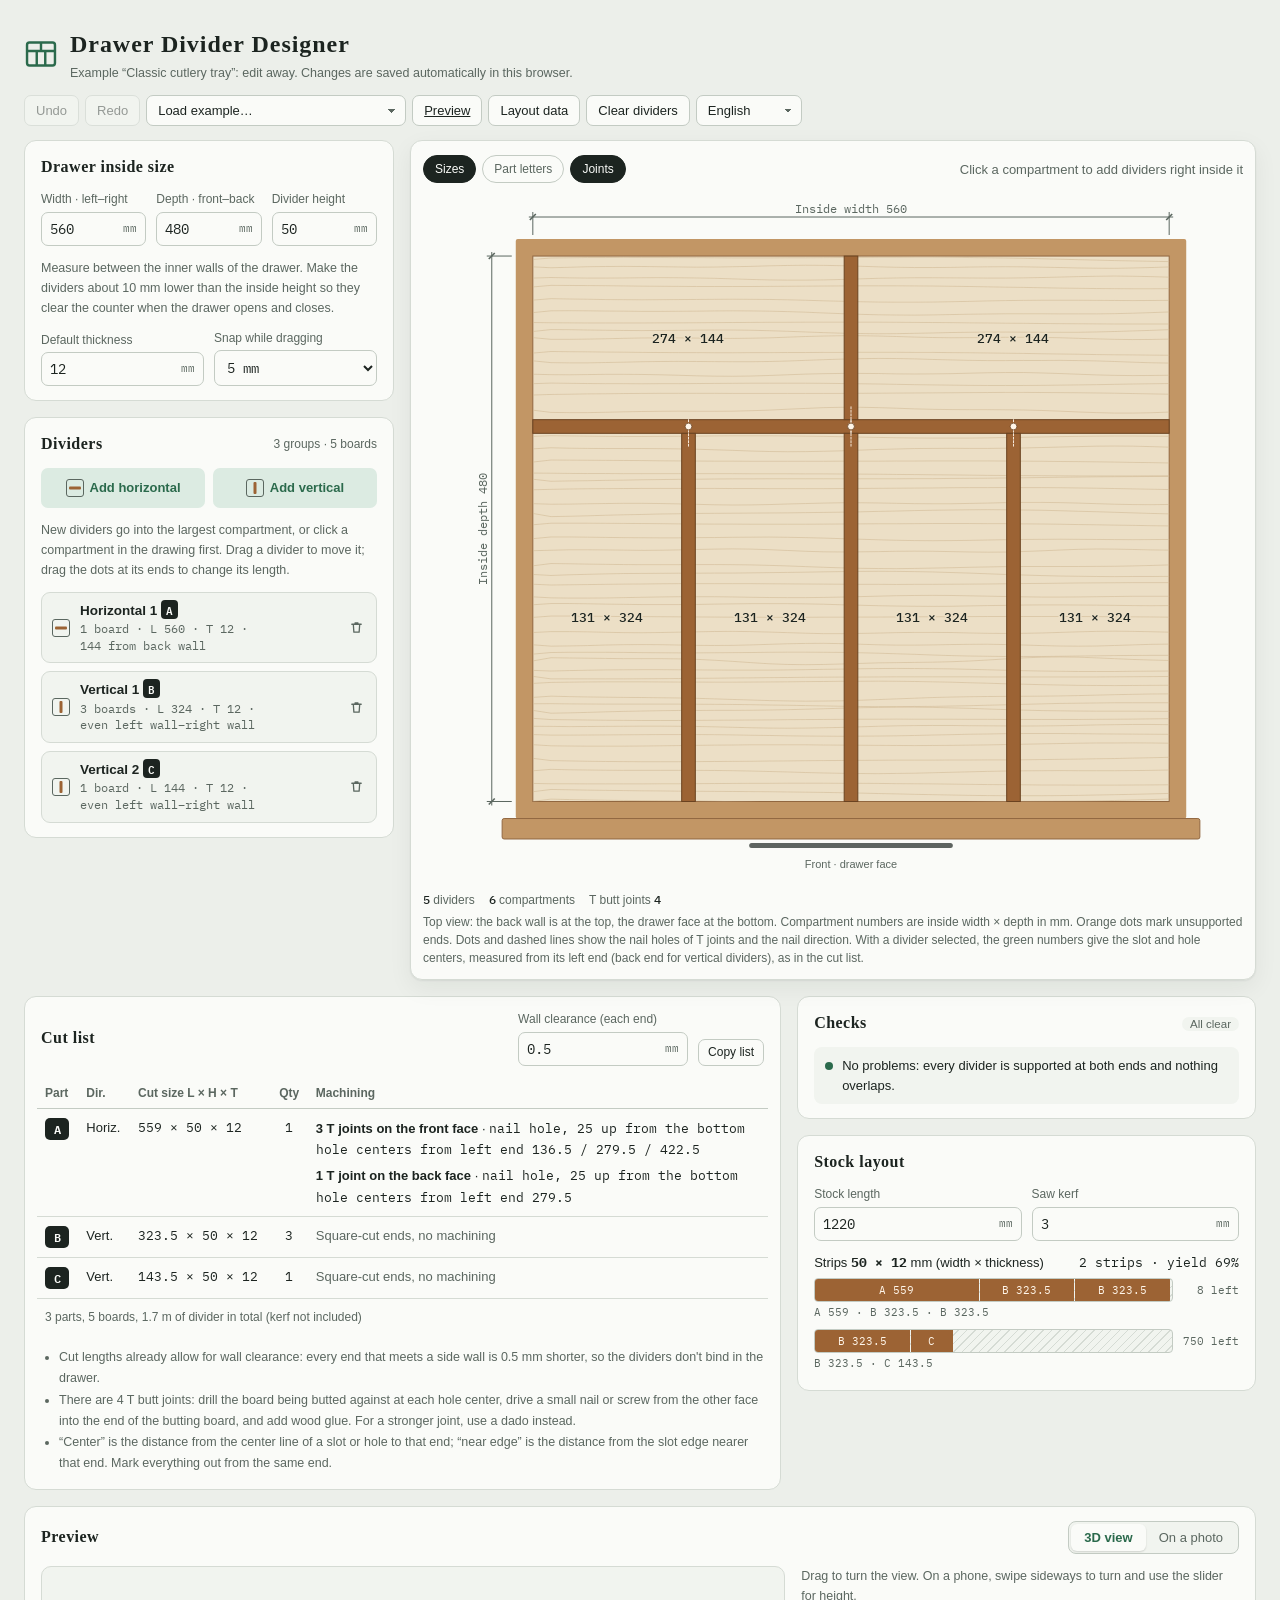
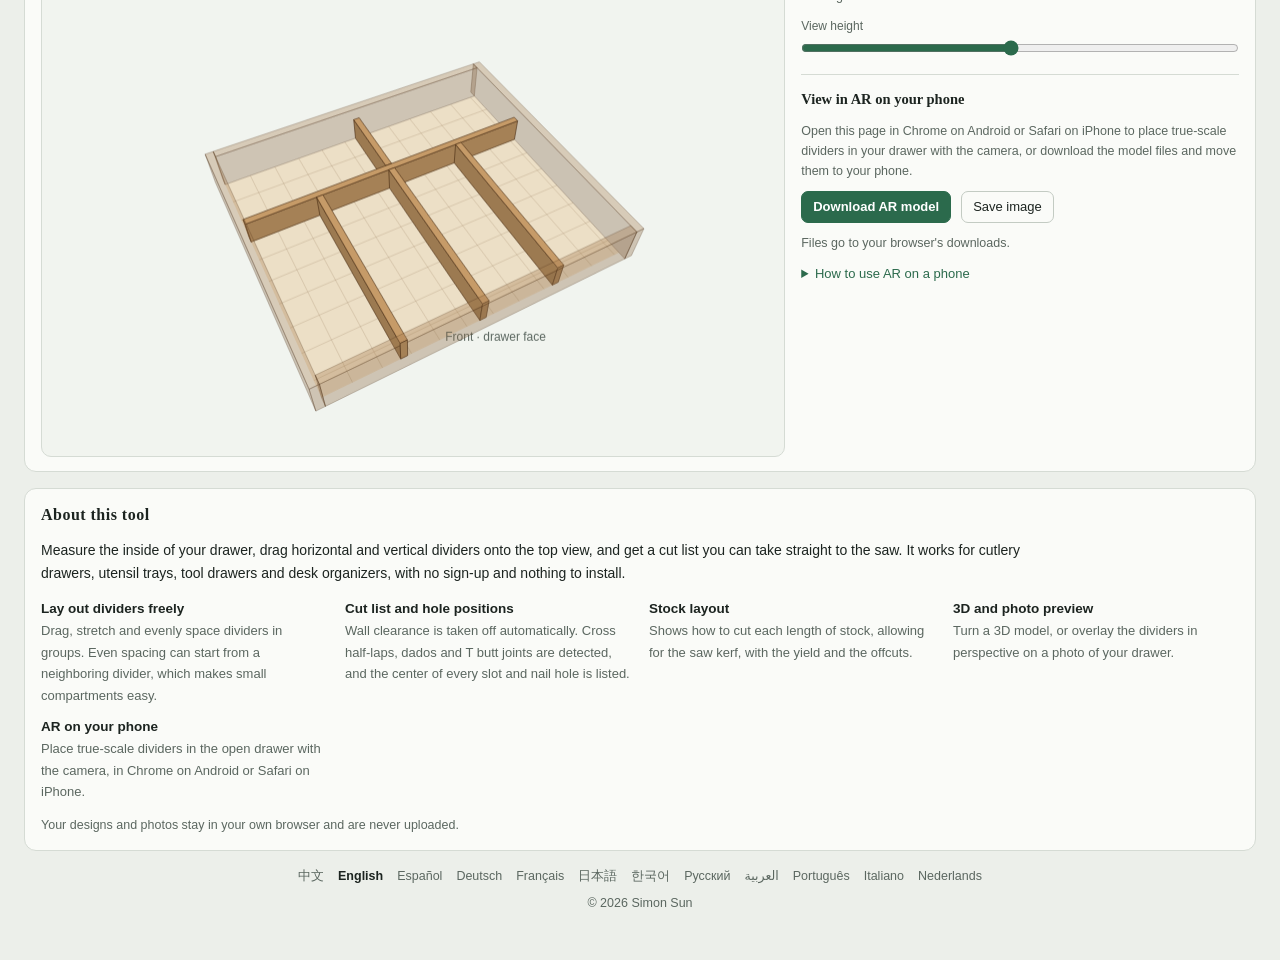
<file: index.html>
<!doctype html>
<html lang="en" dir="ltr">
<!-- Generated by tools/build.mjs. -->
<head>
<meta charset="utf-8">
<meta name="viewport" content="width=device-width,initial-scale=1">
<title>Drawer Divider Designer: Cutlery Drawer Layout, Cut List &amp; AR</title>
<meta name="description" content="Plan wooden cutlery drawer dividers online: a cut list with slot and hole positions, a stock layout and a 3D or AR preview, sized to your drawer.">
<link rel="canonical" href="https://drawer.everburstsun.net/">
<link rel="alternate" hreflang="zh-Hans" href="https://drawer.everburstsun.net/zh/">
<link rel="alternate" hreflang="en" href="https://drawer.everburstsun.net/en/">
<link rel="alternate" hreflang="es" href="https://drawer.everburstsun.net/es/">
<link rel="alternate" hreflang="de" href="https://drawer.everburstsun.net/de/">
<link rel="alternate" hreflang="fr" href="https://drawer.everburstsun.net/fr/">
<link rel="alternate" hreflang="ja" href="https://drawer.everburstsun.net/ja/">
<link rel="alternate" hreflang="ko" href="https://drawer.everburstsun.net/ko/">
<link rel="alternate" hreflang="ru" href="https://drawer.everburstsun.net/ru/">
<link rel="alternate" hreflang="ar" href="https://drawer.everburstsun.net/ar/">
<link rel="alternate" hreflang="pt" href="https://drawer.everburstsun.net/pt/">
<link rel="alternate" hreflang="it" href="https://drawer.everburstsun.net/it/">
<link rel="alternate" hreflang="nl" href="https://drawer.everburstsun.net/nl/">
<link rel="alternate" hreflang="x-default" href="https://drawer.everburstsun.net/">
<meta property="og:type" content="website">
<meta property="og:site_name" content="Drawer Divider Designer">
<meta property="og:title" content="Drawer Divider Designer: Cutlery Drawer Layout, Cut List &amp; AR">
<meta property="og:description" content="Plan wooden cutlery drawer dividers online: a cut list with slot and hole positions, a stock layout and a 3D or AR preview, sized to your drawer.">
<meta property="og:url" content="https://drawer.everburstsun.net/">
<meta property="og:image" content="https://drawer.everburstsun.net/og/en.png">
<meta property="og:image:width" content="1200">
<meta property="og:image:height" content="630">
<meta property="og:image:alt" content="Drawer Divider Designer">
<meta property="og:locale" content="en_US">
<meta property="og:locale:alternate" content="zh_CN">
<meta property="og:locale:alternate" content="es_ES">
<meta property="og:locale:alternate" content="de_DE">
<meta property="og:locale:alternate" content="fr_FR">
<meta property="og:locale:alternate" content="ja_JP">
<meta property="og:locale:alternate" content="ko_KR">
<meta property="og:locale:alternate" content="ru_RU">
<meta property="og:locale:alternate" content="ar_AR">
<meta property="og:locale:alternate" content="pt_BR">
<meta property="og:locale:alternate" content="it_IT">
<meta property="og:locale:alternate" content="nl_NL">
<meta name="twitter:card" content="summary_large_image">
<meta name="theme-color" content="#ECEFEA" media="(prefers-color-scheme: light)">
<meta name="theme-color" content="#121714" media="(prefers-color-scheme: dark)">
<meta name="color-scheme" content="light dark">
<link rel="icon" href="favicon.svg" type="image/svg+xml">
<link rel="apple-touch-icon" href="apple-touch-icon.png">
<script>
// saved choice first, then the browser's languages, else en
(function () {
  var L = ["zh","en","es","de","fr","ja","ko","ru","ar","pt","it","nl"], want = null;
  try { want = localStorage.getItem("drawer-divider-planner/lang"); } catch (e) {}
  if (L.indexOf(want) < 0) want = null;
  (navigator.languages || [navigator.language || '']).some(function (l) { l = String(l).toLowerCase().split('-')[0]; if (!want && L.indexOf(l) >= 0) want = l; return !!want; });
  location.replace((want || "en") + '/' + location.hash);
})();
</script>
<style>:root{color-scheme:light dark;--bg:#ECEFEA;--panel:#FAFBF8;--ink:#1C2420;--muted:#5B6760;--line:#D5DBD4;--accent:#2B6A4C}
@media (prefers-color-scheme:dark){:root{--bg:#121714;--panel:#1A211D;--ink:#E2E8E3;--muted:#95A199;--line:#2D3731;--accent:#77C79C}}
*{box-sizing:border-box}html,body{margin:0;background:var(--bg);color:var(--ink)}
body{font:15px/1.5 -apple-system,BlinkMacSystemFont,"Segoe UI",Roboto,"PingFang SC","Hiragino Sans","Apple SD Gothic Neo","Noto Sans",Arial,sans-serif;padding:40px 16px}
main{max-width:760px;margin:0 auto;background:var(--panel);border:1px solid var(--line);border-radius:14px;padding:24px}
h1{font-size:22px;margin:0 0 4px;display:flex;gap:10px;align-items:center}h1 svg{color:var(--accent);flex:none}
p{margin:0 0 18px;color:var(--muted)}ul{list-style:none;margin:0;padding:0;display:grid;grid-template-columns:repeat(auto-fit,minmax(min(100%,220px),1fr));gap:8px}
a{display:block;padding:10px 12px;border:1px solid var(--line);border-radius:9px;color:var(--ink);text-decoration:none}a:hover{border-color:var(--accent)}
a b{display:block}a span{font-size:12.5px;color:var(--muted)}
footer{margin-top:14px;text-align:center;font-size:12.5px;color:var(--muted)}</style>
</head>
<body>
<main>
<h1><svg viewBox="0 0 28 28" width="30" height="30" aria-hidden="true"><rect x="2.5" y="4.5" width="23" height="19" rx="2" fill="none" stroke="currentColor" stroke-width="2"/><path d="M2.5 11.5h23M10.5 11.5v12M17.5 11.5v12M14 4.5v7" fill="none" stroke="currentColor" stroke-width="2"/></svg>Drawer Divider Designer</h1>
<p>Plan wooden cutlery drawer dividers online: a cut list with slot and hole positions, a stock layout and a 3D or AR preview, sized to your drawer.</p>
<ul><li><a href="zh/" hreflang="zh-Hans" lang="zh-CN" dir="ltr" data-lang="zh"><b>中文</b><span>餐具抽屉隔板设计</span></a></li><li><a href="en/" hreflang="en" lang="en" dir="ltr" data-lang="en"><b>English</b><span>Drawer Divider Designer</span></a></li><li><a href="es/" hreflang="es" lang="es" dir="ltr" data-lang="es"><b>Español</b><span>Diseñador de separadores de cajón</span></a></li><li><a href="de/" hreflang="de" lang="de" dir="ltr" data-lang="de"><b>Deutsch</b><span>Schubladeneinteilung planen</span></a></li><li><a href="fr/" hreflang="fr" lang="fr" dir="ltr" data-lang="fr"><b>Français</b><span>Conception de séparateurs de tiroir</span></a></li><li><a href="ja/" hreflang="ja" lang="ja" dir="ltr" data-lang="ja"><b>日本語</b><span>引き出し仕切り板デザイナー</span></a></li><li><a href="ko/" hreflang="ko" lang="ko" dir="ltr" data-lang="ko"><b>한국어</b><span>서랍 칸막이 디자이너</span></a></li><li><a href="ru/" hreflang="ru" lang="ru" dir="ltr" data-lang="ru"><b>Русский</b><span>Конструктор перегородок для ящика</span></a></li><li><a href="ar/" hreflang="ar" lang="ar" dir="rtl" data-lang="ar"><b>العربية</b><span>مصمم فواصل الأدراج</span></a></li><li><a href="pt/" hreflang="pt" lang="pt-BR" dir="ltr" data-lang="pt"><b>Português</b><span>Projetista de divisórias de gaveta</span></a></li><li><a href="it/" hreflang="it" lang="it" dir="ltr" data-lang="it"><b>Italiano</b><span>Progettista di divisori per cassetti</span></a></li><li><a href="nl/" hreflang="nl" lang="nl" dir="ltr" data-lang="nl"><b>Nederlands</b><span>Ladeverdeler ontwerpen</span></a></li></ul>
</main>
<footer>© 2026 Simon Sun</footer>
</body>
</html>
</file>
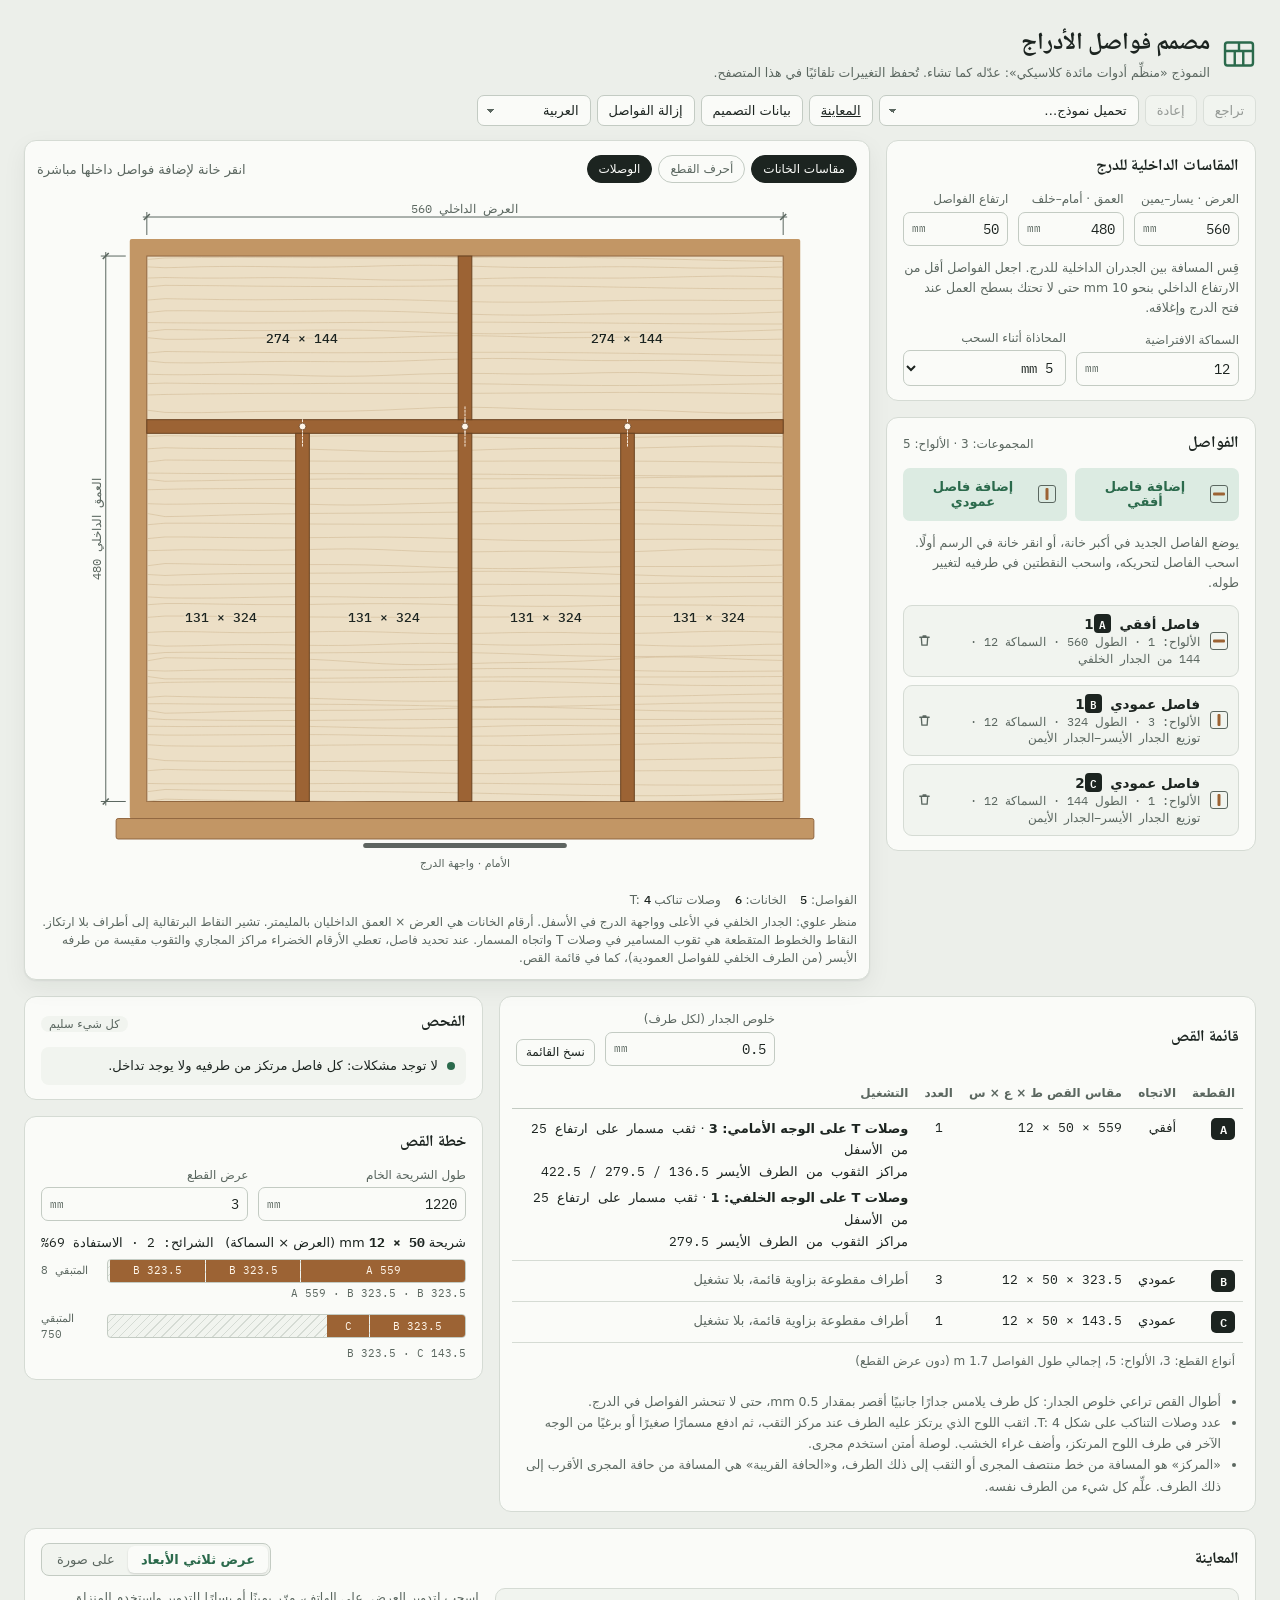
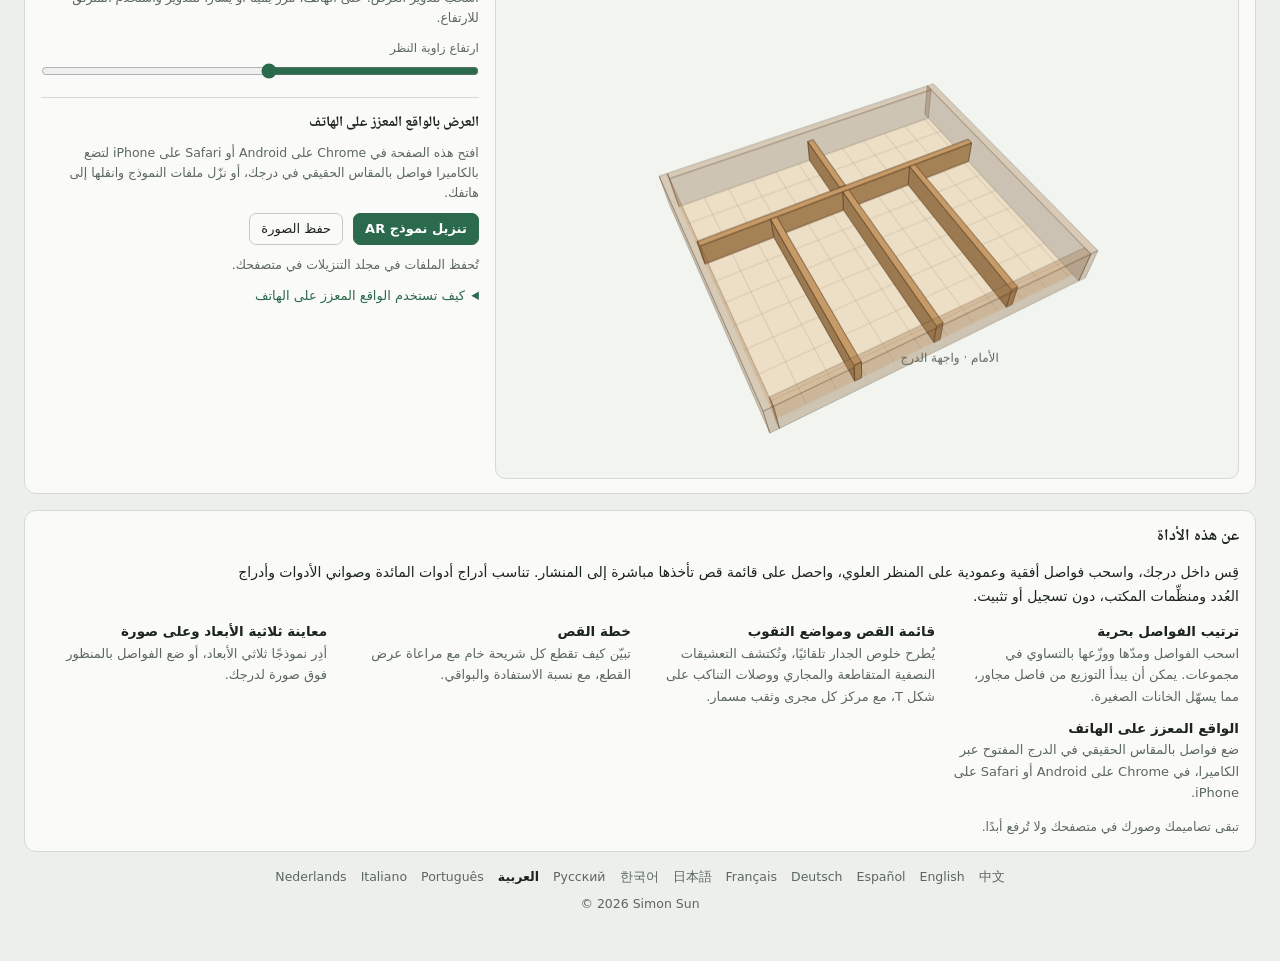
<file: ar/index.html>
<!doctype html>
<html lang="ar" dir="rtl">
<!-- Generated by tools/build.mjs from src/page.html and i18n/ar.json. Edit those, then run the build. -->
<head>
<meta charset="utf-8">
<meta name="viewport" content="width=device-width,initial-scale=1,viewport-fit=cover">
<title>مصمم فواصل الأدراج: تنظيم درج أدوات المائدة وقائمة القص والواقع المعزز</title>
<meta name="description" content="صمّم عبر الإنترنت فواصل خشبية لدرج أدوات المائدة: قائمة قص بمواضع المجاري والثقوب وخطة قص ومعاينة ثلاثية الأبعاد أو بالواقع المعزز.">
<meta name="author" content="Simon Sun">
<link rel="canonical" href="https://drawer.everburstsun.net/ar/">
<link rel="alternate" hreflang="zh-Hans" href="https://drawer.everburstsun.net/zh/">
<link rel="alternate" hreflang="en" href="https://drawer.everburstsun.net/en/">
<link rel="alternate" hreflang="es" href="https://drawer.everburstsun.net/es/">
<link rel="alternate" hreflang="de" href="https://drawer.everburstsun.net/de/">
<link rel="alternate" hreflang="fr" href="https://drawer.everburstsun.net/fr/">
<link rel="alternate" hreflang="ja" href="https://drawer.everburstsun.net/ja/">
<link rel="alternate" hreflang="ko" href="https://drawer.everburstsun.net/ko/">
<link rel="alternate" hreflang="ru" href="https://drawer.everburstsun.net/ru/">
<link rel="alternate" hreflang="ar" href="https://drawer.everburstsun.net/ar/">
<link rel="alternate" hreflang="pt" href="https://drawer.everburstsun.net/pt/">
<link rel="alternate" hreflang="it" href="https://drawer.everburstsun.net/it/">
<link rel="alternate" hreflang="nl" href="https://drawer.everburstsun.net/nl/">
<link rel="alternate" hreflang="x-default" href="https://drawer.everburstsun.net/">
<meta property="og:type" content="website">
<meta property="og:site_name" content="مصمم فواصل الأدراج">
<meta property="og:title" content="مصمم فواصل الأدراج: تنظيم درج أدوات المائدة وقائمة القص والواقع المعزز">
<meta property="og:description" content="صمّم عبر الإنترنت فواصل خشبية لدرج أدوات المائدة: قائمة قص بمواضع المجاري والثقوب وخطة قص ومعاينة ثلاثية الأبعاد أو بالواقع المعزز.">
<meta property="og:url" content="https://drawer.everburstsun.net/ar/">
<meta property="og:image" content="https://drawer.everburstsun.net/og/ar.png">
<meta property="og:image:width" content="1200">
<meta property="og:image:height" content="630">
<meta property="og:image:alt" content="مصمم فواصل الأدراج">
<meta property="og:locale" content="ar_AR">
<meta property="og:locale:alternate" content="zh_CN">
<meta property="og:locale:alternate" content="en_US">
<meta property="og:locale:alternate" content="es_ES">
<meta property="og:locale:alternate" content="de_DE">
<meta property="og:locale:alternate" content="fr_FR">
<meta property="og:locale:alternate" content="ja_JP">
<meta property="og:locale:alternate" content="ko_KR">
<meta property="og:locale:alternate" content="ru_RU">
<meta property="og:locale:alternate" content="pt_BR">
<meta property="og:locale:alternate" content="it_IT">
<meta property="og:locale:alternate" content="nl_NL">
<meta name="twitter:card" content="summary_large_image">
<meta name="theme-color" content="#ECEFEA" media="(prefers-color-scheme: light)">
<meta name="theme-color" content="#121714" media="(prefers-color-scheme: dark)">
<meta name="color-scheme" content="light dark">
<link rel="icon" href="../favicon.svg" type="image/svg+xml">
<link rel="apple-touch-icon" href="../apple-touch-icon.png">
<link rel="preconnect" href="https://fonts.googleapis.com">
<link rel="preconnect" href="https://fonts.gstatic.com" crossorigin>
<link rel="stylesheet" href="https://fonts.googleapis.com/css2?family=IBM+Plex+Mono:wght@400;500;600&family=Noto+Naskh+Arabic:wght@600;700&display=swap">
<link rel="stylesheet" href="../css/style.css?v=d5b70543">
<style>:root{--f-title:"Noto Naskh Arabic","Geeza Pro","Traditional Arabic",serif;--f-body:-apple-system,BlinkMacSystemFont,"Segoe UI","Geeza Pro","Noto Sans Arabic",Tahoma,system-ui,sans-serif;--f-mono:"IBM Plex Mono","Geeza Pro","Segoe UI","Noto Sans Arabic",Tahoma,sans-serif}</style>
<script type="application/ld+json">{"@context":"https://schema.org","@type":"WebApplication","name":"مصمم فواصل الأدراج","url":"https://drawer.everburstsun.net/ar/","description":"صمّم عبر الإنترنت فواصل خشبية لدرج أدوات المائدة: قائمة قص بمواضع المجاري والثقوب وخطة قص ومعاينة ثلاثية الأبعاد أو بالواقع المعزز.","inLanguage":"ar","applicationCategory":"DesignApplication","operatingSystem":"Any","browserRequirements":"يتطلب JavaScript. يحتاج الواقع المعزز المباشر إلى Chrome على Android (مع ARCore) أو Safari على iPhone.","isAccessibleForFree":true,"image":"https://drawer.everburstsun.net/og/ar.png","offers":{"@type":"Offer","price":"0","priceCurrency":"USD"},"featureList":["ترتيب الفواصل بحريةاسحب الفواصل ومدّها ووزّعها بالتساوي في مجموعات. يمكن أن يبدأ التوزيع من فاصل مجاور، مما يسهّل الخانات الصغيرة.","قائمة القص ومواضع الثقوبيُطرح خلوص الجدار تلقائيًا، وتُكتشف التعشيقات النصفية المتقاطعة والمجاري ووصلات التناكب على شكل T، مع مركز كل مجرى وثقب مسمار.","خطة القصتبيّن كيف تقطع كل شريحة خام مع مراعاة عرض القطع، مع نسبة الاستفادة والبواقي.","معاينة ثلاثية الأبعاد وعلى صورةأدِر نموذجًا ثلاثي الأبعاد، أو ضع الفواصل بالمنظور فوق صورة لدرجك.","الواقع المعزز على الهاتفضع فواصل بالمقاس الحقيقي في الدرج المفتوح عبر الكاميرا، في Chrome على Android أو Safari على iPhone."],"author":{"@type":"Person","name":"Simon Sun"},"copyrightYear":2026}</script>
</head>
<body>
<!-- page:start -->
<header class="top">
  <div class="brand">
    <svg class="mark" viewBox="0 0 28 28" width="34" height="34" aria-hidden="true"><rect x="2.5" y="4.5" width="23" height="19" rx="2" fill="none" stroke="currentColor" stroke-width="2"/><path d="M2.5 11.5h23M10.5 11.5v12M17.5 11.5v12M14 4.5v7" fill="none" stroke="currentColor" stroke-width="2"/></svg>
    <div>
      <h1>مصمم فواصل الأدراج</h1>
      <p class="sub" id="saveNote">تُحفظ التغييرات تلقائيًا في هذا المتصفح.</p>
    </div>
  </div>
  <div class="tools">
    <button type="button" class="btn" id="undoBtn" title="تراجع (⌘Z / Ctrl+Z)">تراجع</button>
    <button type="button" class="btn" id="redoBtn" title="إعادة (⇧⌘Z / Ctrl+Y)">إعادة</button>
    <select class="btn" id="presetSel" aria-label="تحميل تصميم نموذجي">
      <option value="">تحميل نموذج…</option>
    </select>
    <a class="btn" href="#ar">المعاينة</a>
    <button type="button" class="btn" id="dataBtn">بيانات التصميم</button>
    <button type="button" class="btn danger" id="clearBtn">إزالة الفواصل</button>
    <select class="btn" id="langSel" aria-label="اللغة" data-env="web"><option value="zh" lang="zh-CN">中文</option><option value="en" lang="en">English</option><option value="es" lang="es">Español</option><option value="de" lang="de">Deutsch</option><option value="fr" lang="fr">Français</option><option value="ja" lang="ja">日本語</option><option value="ko" lang="ko">한국어</option><option value="ru" lang="ru">Русский</option><option value="ar" lang="ar" selected>العربية</option><option value="pt" lang="pt-BR">Português</option><option value="it" lang="it">Italiano</option><option value="nl" lang="nl">Nederlands</option></select>
  </div>
</header>
<noscript><p class="noscript">تحتاج هذه الأداة إلى JavaScript.</p></noscript>

<main class="work">
  <aside class="rail">
    <section class="card" aria-labelledby="h-drawer">
      <h2 id="h-drawer">المقاسات الداخلية للدرج</h2>
      <div class="fields three">
        <label class="fld"><span>العرض · يسار–يمين</span><span class="num"><input id="inW" type="number" step="any" min="100" max="2400" inputmode="decimal"><em>mm</em></span></label>
        <label class="fld"><span>العمق · أمام–خلف</span><span class="num"><input id="inD" type="number" step="any" min="100" max="2400" inputmode="decimal"><em>mm</em></span></label>
        <label class="fld"><span>ارتفاع الفواصل</span><span class="num"><input id="inH" type="number" step="any" min="10" max="300" inputmode="decimal"><em>mm</em></span></label>
      </div>
      <p class="hint">قِس المسافة بين الجدران الداخلية للدرج. اجعل الفواصل أقل من الارتفاع الداخلي بنحو 10 mm حتى لا تحتك بسطح العمل عند فتح الدرج وإغلاقه.</p>
      <div class="fields two">
        <label class="fld"><span>السماكة الافتراضية</span><span class="num"><input id="inT" type="number" step="any" min="3" max="50" inputmode="decimal"><em>mm</em></span></label>
        <label class="fld"><span>المحاذاة أثناء السحب</span><span class="num"><select id="inSnap"><option value="0">بلا محاذاة</option><option value="1">1 mm</option><option value="5">5 mm</option><option value="10">10 mm</option></select></span></label>
      </div>
    </section>

    <section class="card" aria-labelledby="h-groups">
      <div class="card-head"><h2 id="h-groups">الفواصل</h2><span class="count" id="boardCount"></span></div>
      <div class="add-row">
        <button type="button" class="btn add" data-add="h"><span class="glyph h" aria-hidden="true"></span>إضافة فاصل أفقي</button>
        <button type="button" class="btn add" data-add="v"><span class="glyph v" aria-hidden="true"></span>إضافة فاصل عمودي</button>
      </div>
      <p class="hint">يوضع الفاصل الجديد في أكبر خانة، أو انقر خانة في الرسم أولًا. اسحب الفاصل لتحريكه، واسحب النقطتين في طرفيه لتغيير طوله.</p>
      <div id="groups" class="groups"></div>
    </section>
  </aside>

  <section class="stage" aria-label="منظر علوي">
    <div class="stage-inner">
      <div class="stage-bar">
        <div class="chips" role="group" aria-label="إظهار في الرسم">
          <button type="button" class="chip" data-view="dims">مقاسات الخانات</button>
          <button type="button" class="chip" data-view="parts">أحرف القطع</button>
          <button type="button" class="chip" data-view="joints">الوصلات</button>
        </div>
        <div class="ctx" id="ctx"></div>
      </div>
      <div class="canvas-wrap" id="wrap">
        <svg id="svg" xmlns="http://www.w3.org/2000/svg" role="img" aria-label="منظر علوي للدرج"><g id="scene"></g></svg>
      </div>
      <div class="stage-foot" id="summary"></div>
    </div>
  </section>
</main>

<section class="lower">
  <div class="card" aria-labelledby="h-cut">
    <div class="card-head">
      <h2 id="h-cut">قائمة القص</h2>
      <div class="row">
        <label class="fld gap-fld"><span>خلوص الجدار (لكل طرف)</span><span class="num"><input id="inGap" type="number" step="any" min="0" max="5" inputmode="decimal"><em>mm</em></span></label>
        <button type="button" class="btn sm" id="copyCut" style="align-self:end">نسخ القائمة</button>
      </div>
    </div>
    <div class="table-wrap">
      <table class="cut-table">
        <thead><tr><th>القطعة</th><th>الاتجاه</th><th>مقاس القص ط × ع × س</th><th class="c">العدد</th><th>التشغيل</th></tr></thead>
        <tbody id="cutBody"></tbody>
        <tfoot><tr><td colspan="5" id="cutFoot"></td></tr></tfoot>
      </table>
    </div>
    <ul class="notes" id="cutNotes"></ul>
  </div>

  <div class="side-col">
    <div class="card" aria-labelledby="h-iss">
      <div class="card-head"><h2 id="h-iss">الفحص</h2><span id="issCount"></span></div>
      <ul id="issues"></ul>
    </div>
    <div class="card" aria-labelledby="h-stock">
      <h2 id="h-stock">خطة القص</h2>
      <div class="fields two">
        <label class="fld"><span>طول الشريحة الخام</span><span class="num"><input id="inStock" type="number" step="any" min="200" max="6000" inputmode="decimal"><em>mm</em></span></label>
        <label class="fld"><span>عرض القطع</span><span class="num"><input id="inKerf" type="number" step="any" min="0" max="10" inputmode="decimal"><em>mm</em></span></label>
      </div>
      <div id="stock"></div>
    </div>
  </div>
</section>

<section class="card ar" id="ar" aria-labelledby="h-ar">
  <div class="card-head">
    <h2 id="h-ar">المعاينة</h2>
    <div class="seg" role="group" aria-label="طريقة المعاينة">
      <button type="button" data-armode="3d" aria-pressed="true">عرض ثلاثي الأبعاد</button>
      <button type="button" data-armode="photo" aria-pressed="false">على صورة</button>
    </div>
  </div>
  <div class="ar-grid">
    <div class="ar-stage" id="arStage">
      <canvas id="arCanvas" aria-label="معاينة ثلاثية الأبعاد للفواصل"></canvas>
      <div class="ar-empty" id="arEmpty" hidden>
        <svg viewBox="0 0 48 48" width="44" height="44" aria-hidden="true"><path d="M8 16h7l3-5h12l3 5h7v22H8z" fill="none" stroke="currentColor" stroke-width="2.4" stroke-linejoin="round"/><circle cx="24" cy="26" r="7" fill="none" stroke="currentColor" stroke-width="2.4"/></svg>
        <p>التقط صورة للدرج مفتوحًا لتظهر الفواصل فيها بمقاسها الحقيقي.</p>
        <label class="btn primary file-btn">التقط صورة أو اخترها<input type="file" accept="image/*" data-arfile></label>
      </div>
    </div>
    <div class="ar-side">
      <div class="ar-ctl" id="ar3dCtl">
        <p class="hint">اسحب لتدوير العرض. على الهاتف، مرّر يمينًا أو يسارًا للتدوير واستخدم المنزلق للارتفاع.</p>
        <label class="fld"><span>ارتفاع زاوية النظر</span><input type="range" id="arPitch" min="15" max="88" value="50"></label>
      </div>
      <div class="ar-ctl" id="arPhotoCtl" hidden>
        <ol class="steps">
          <li>افتح الدرج وصوّره مائلًا من فوق الجهة الأمامية، بحيث تظهر الزوايا الداخلية الأربع للقاع.</li>
          <li>اسحب النقاط الأربع إلى الزوايا الداخلية للقاع: الخلفية اليسرى، الخلفية اليمنى، الأمامية اليمنى، الأمامية اليسرى.</li>
          <li>تُرسم الفواصل على الصورة بمقاساتها المصممة ومع المنظور.</li>
        </ol>
        <label class="btn file-btn" id="arFileBtn">التقط صورة أو اخترها<input type="file" accept="image/*" data-arfile></label>
        <label class="fld"><span>عتامة الفواصل</span><input type="range" id="arAlpha" min="30" max="100" value="92"></label>
        <label class="check"><input type="checkbox" id="arOutline" checked> إظهار حدود القاع</label>
        <button type="button" class="btn sm" id="arReset">إعادة ضبط الزوايا</button>
        <p class="hint">تُعالَج الصورة داخل متصفحك فقط ولا تُرفع أبدًا.</p>
      </div>
      <div class="ar-export">
        <h3>العرض بالواقع المعزز على الهاتف</h3>
        <p class="hint" id="arLiveNote">نزّل نموذجًا ثلاثي الأبعاد بالمقاس الحقيقي وضعه في الدرج الحقيقي بكاميرا هاتفك.</p>
        <div class="row">
          <button type="button" class="btn primary" id="arLiveBtn" hidden>العرض داخل الدرج (AR)</button>
          <button type="button" class="btn primary" id="arModelBtn" disabled>تنزيل نموذج AR</button>
          <button type="button" class="btn" id="arShotBtn" disabled>حفظ الصورة</button>
        </div>
        <p class="hint" id="arDlNote">جارٍ التحقق من إمكانية حفظ الملفات…</p>
        <details>
          <summary>كيف تستخدم الواقع المعزز على الهاتف</summary>
          <p data-env="web" hidden><b>Android:</b> افتح هذه الصفحة في Chrome واضغط «العرض داخل الدرج (AR)»؛ في المرة الأولى يُطلب إذن الكاميرا. افتح الدرج وحرّك الهاتف ببطء فوق قاعه. عندما تظهر حلقة، المس الشاشة لوضع الفواصل، ثم اسحب بإصبع وأدِر بإصبعين حتى يطابق الإطار الأخضر الجدران الداخلية (الحافة البرتقالية هي الأمام). يجب أن يدعم الهاتف ARCore.</p>
          <p data-env="web" hidden><b>iPhone / iPad:</b> افتح هذه الصفحة في Safari واضغط «العرض داخل الدرج (AR)» لفتح النظرة السريعة للواقع المعزز المدمجة في النظام. وجّه الكاميرا إلى قاع الدرج؛ عندما يظهر النموذج اسحبه وأدِره بإصبعين حتى تطابق القاعدة شبه الشفافة قاع الدرج.</p>
          <p data-env="web" hidden><b>ملفات النموذج:</b> يعطيك «تنزيل نموذج AR» ملف zip فيه drawer-dividers.usdz لهاتف iPhone وdrawer-dividers.glb لعارضات ثلاثية الأبعاد على Android أو الحاسوب، وكلاهما بالمقاس الحقيقي.</p>
          <p data-env="claude"><b>iPhone / iPad:</b> في تطبيق «الملفات» المس ملف zip الذي نزّلته لفك ضغطه، وافتح drawer-dividers.usdz وانتقل إلى «AR» في الأعلى. وجّه الكاميرا إلى قاع الدرج؛ عندما يظهر النموذج اسحبه وأدِره بإصبعين حتى تطابق القاعدة شبه الشفافة القاع. أبقه على 100% لترى المقاس الحقيقي.</p>
          <p data-env="claude"><b>Android:</b> فك الضغط وافتح drawer-dividers.glb في عارض ثلاثي الأبعاد أو واقع معزز يدعم GLB. تختلف التطبيقات المثبتة مسبقًا من هاتف لآخر، وقد تحتاج إلى تثبيت أحدها.</p>
        </details>
      </div>
    </div>
  </div>
</section>

<section class="card about" aria-labelledby="h-about">
  <h2 id="h-about">عن هذه الأداة</h2>
  <p>قِس داخل درجك، واسحب فواصل أفقية وعمودية على المنظر العلوي، واحصل على قائمة قص تأخذها مباشرة إلى المنشار. تناسب أدراج أدوات المائدة وصواني الأدوات وأدراج العُدد ومنظِّمات المكتب، دون تسجيل أو تثبيت.</p>
  <ul class="about-list">
    <li><b>ترتيب الفواصل بحرية</b>اسحب الفواصل ومدّها ووزّعها بالتساوي في مجموعات. يمكن أن يبدأ التوزيع من فاصل مجاور، مما يسهّل الخانات الصغيرة.</li>
    <li><b>قائمة القص ومواضع الثقوب</b>يُطرح خلوص الجدار تلقائيًا، وتُكتشف التعشيقات النصفية المتقاطعة والمجاري ووصلات التناكب على شكل T، مع مركز كل مجرى وثقب مسمار.</li>
    <li><b>خطة القص</b>تبيّن كيف تقطع كل شريحة خام مع مراعاة عرض القطع، مع نسبة الاستفادة والبواقي.</li>
    <li><b>معاينة ثلاثية الأبعاد وعلى صورة</b>أدِر نموذجًا ثلاثي الأبعاد، أو ضع الفواصل بالمنظور فوق صورة لدرجك.</li>
    <li><b>الواقع المعزز على الهاتف</b>ضع فواصل بالمقاس الحقيقي في الدرج المفتوح عبر الكاميرا، في Chrome على Android أو Safari على iPhone.</li>
  </ul>
  <p class="hint">تبقى تصاميمك وصورك في متصفحك ولا تُرفع أبدًا.</p>
</section>

<footer class="foot" data-env="web">
  <nav class="lang-nav" aria-label="اللغة"><a href="../zh/" hreflang="zh-Hans" lang="zh-CN" data-lang="zh">中文</a><a href="../en/" hreflang="en" lang="en" data-lang="en">English</a><a href="../es/" hreflang="es" lang="es" data-lang="es">Español</a><a href="../de/" hreflang="de" lang="de" data-lang="de">Deutsch</a><a href="../fr/" hreflang="fr" lang="fr" data-lang="fr">Français</a><a href="../ja/" hreflang="ja" lang="ja" data-lang="ja">日本語</a><a href="../ko/" hreflang="ko" lang="ko" data-lang="ko">한국어</a><a href="../ru/" hreflang="ru" lang="ru" data-lang="ru">Русский</a><a href="../ar/" hreflang="ar" lang="ar" data-lang="ar" aria-current="page">العربية</a><a href="../pt/" hreflang="pt" lang="pt-BR" data-lang="pt">Português</a><a href="../it/" hreflang="it" lang="it" data-lang="it">Italiano</a><a href="../nl/" hreflang="nl" lang="nl" data-lang="nl">Nederlands</a></nav>
  <p dir="ltr">© 2026 Simon Sun</p>
</footer>

<div class="overlay" id="dlg" hidden>
  <div class="dlg" role="dialog" aria-modal="true" aria-labelledby="dlgTitle">
    <h2 id="dlgTitle"></h2>
    <p class="hint" id="dlgHint"></p>
    <textarea id="dlgText" spellcheck="false" aria-label="نص التصميم"></textarea>
    <p class="dlg-msg" id="dlgMsg"></p>
    <div class="row end">
      <button type="button" class="btn" id="dlgCopy">نسخ</button>
      <button type="button" class="btn primary" id="dlgImport">استيراد هذا النص</button>
      <button type="button" class="btn" id="dlgClose">إغلاق</button>
    </div>
  </div>
</div>
<div class="toast" id="toast" role="status" hidden></div>
<div class="xr-overlay" id="xrOverlay" hidden>
  <p class="xr-hint" id="xrHint" role="status"></p>
  <div class="xr-bar" id="xrBar">
    <button type="button" class="btn" id="xrRotL" aria-label="تدوير درجة واحدة عكس عقارب الساعة" hidden>↺ 1°</button>
    <button type="button" class="btn" id="xrRotR" aria-label="تدوير درجة واحدة مع عقارب الساعة" hidden>↻ 1°</button>
    <button type="button" class="btn" id="xrAgain" hidden>إعادة الوضع</button>
    <button type="button" class="btn primary" id="xrExit">الخروج من AR</button>
  </div>
</div>
<!-- page:end -->
<script>window.I18N={"lang":"ar","dec":".","msg":{"name.h":"فاصل أفقي {n}","name.v":"فاصل عمودي {n}","short.h":"أفقي","short.v":"عمودي","wall.back":"الجدار الخلفي","wall.front":"الجدار الأمامي","wall.left":"الجدار الأيسر","wall.right":"الجدار الأيمن","end.left":"الطرف الأيسر","end.right":"الطرف الأيمن","end.back":"الطرف الخلفي","end.front":"الطرف الأمامي","board.nth":"{name}، اللوح {n}","preset.classic":"منظِّم أدوات مائدة كلاسيكي","preset.grid":"شبكة 3 × 3","preset.long":"خانة للمقابض الطويلة مع خانات صغيرة","preset.strips":"خمس خانات طويلة","preset.option":"{name} ({W} × {D})","iss.clash":"يتداخل {a} و{b} عند زاوية؛ قصّر أحدهما ليتوقف عند جانب الآخر","iss.overlapSelf":"تتداخل ألواح {name}؛ زِد المسافة أو قلّل عدد الألواح","iss.overlap":"يتداخل {a} و{b}","iss.evenTight":"مدى التوزيع في {name} ‏{w} mm فقط، ولا يتسع لعدد {n} من الألواح بسماكة {t} mm","iss.outside":"يبرز {name} خارج جدار الدرج بمقدار {d} mm","iss.whoAll":" (الألواح: {n})","iss.whoSome":" ({k} من {n})","iss.dangle":"{name}{who}: {end} بلا ارتكاز، والمسافة إلى أقرب جدار أو فاصل {gap} mm","iss.narrow":"عدد الخانات الأضيق من 30 mm: {n}، وهي ضيقة جدًا لأدوات المائدة","iss.ok":"لا توجد مشكلات: كل فاصل مرتكز من طرفيه ولا يوجد تداخل.","iss.bad":"مشكلات: {n}","iss.warn":"تنبيهات: {n}","iss.pass":"كل شيء سليم","svg.front":"الأمام · واجهة الدرج","svg.compTip":"المقاس الداخلي للخانة {w} × {h} mm","svg.compTipOdd":"خانة غير منتظمة، نحو {a} cm²","svg.boardTip":"{name} · القطعة {part} · الطول {L} mm","svg.knobTip":"اسحب لتحريك {end}","svg.innerW":"العرض الداخلي {v}","svg.innerD":"العمق الداخلي {v}","sum.boards":"الفواصل: \u003cb>{n}\u003c/b>","sum.comps":"الخانات: \u003cb>{n}\u003c/b>","sum.cross":"تعشيق نصفي متقاطع: \u003cb>{n}\u003c/b>","sum.lap":"تعشيق نصفي طرفي: \u003cb>{n}\u003c/b>","sum.dado":"مجاري: \u003cb>{n}\u003c/b>","sum.butt":"وصلات تناكب T: \u003cb>{n}\u003c/b>","legend":"منظر علوي: الجدار الخلفي في الأعلى وواجهة الدرج في الأسفل. أرقام الخانات هي العرض × العمق الداخليان بالمليمتر. تشير النقاط البرتقالية إلى أطراف بلا ارتكاز.","legend.holes":"النقاط والخطوط المتقطعة هي ثقوب المسامير في وصلات T واتجاه المسمار. عند تحديد فاصل، تعطي الأرقام الخضراء مراكز المجاري والثقوب مقيسة من طرفه الأيسر (من الطرف الخلفي للفواصل العمودية)، كما في قائمة القص.","punct.sp":" ","punct.comma":"، ","punct.semi":"؛ ","punct.list":"، ","toast.sample":"حُمِّل النموذج «{name}». يمكنك التراجع.","toast.cleared":"أُزيلت الفواصل. يمكنك التراجع.","copy.head":"الدرج من الداخل {W} × {D} mm، ارتفاع الفواصل {H} mm","copy.item":"{head}: {details}","copy.plain":"أطراف مقطوعة بزاوية قائمة","copy.fallback":"منع المتصفح النسخ المباشر. حدّد كل النص أدناه وانسخه بنفسك.","data.title":"بيانات التصميم","data.hint":"يحتوي هذا النص على التصميم كاملًا. احفظ نسخة منه؛ للاسترجاع الصقه هنا واضغط «استيراد هذا النص»، أو أرسله إلى شخص آخر.","data.bad":"هذا النص ليس بيانات تصميم صالحة. الصق النص الكامل المنسوخ من «بيانات التصميم».","cut.title":"قائمة القص","toast.cutCopied":"نُسخت قائمة القص","toast.copied":"تم النسخ","toast.copyKeys":"اضغط ⌘C / Ctrl+C لنسخ النص المحدد","toast.imported":"استُوردت مجموعات الفواصل: {n}","ref.board":"فاصل","ref.custom":"قيمة مخصصة","sum.count":"الألواح: {n}","sum.len":"الطول {v}","sum.thk":"السماكة {v}","sum.even":"توزيع {a}–{b}","sum.from":"{v} من {ref}","calc.range":"المدى {a}–{b}، العرض \u003cb>{w}\u003c/b> mm","calc.rangeGap":"المدى {a}–{b}، العرض \u003cb>{w}\u003c/b> mm، والفراغ بين الألواح \u003cb>{c}\u003c/b> mm","calc.noFit":"هذه الألواح لا تتسع","calc.auto":"استخدام أقرب فاصلين على الجانبين","calc.manual.h":"اللوح الأول على بعد \u003cb>{first}\u003c/b> mm من الجدار الخلفي، والأخير على بعد \u003cb>{last}\u003c/b> mm من {end}","calc.manual.v":"اللوح الأول على بعد \u003cb>{first}\u003c/b> mm من الجدار الأيسر، والأخير على بعد \u003cb>{last}\u003c/b> mm من {end}","card.orient":"الاتجاه","card.fewer":"لوح أقل","card.more":"لوح أكثر","card.count":"العدد","card.pcs":"ألواح","f.L":"الطول","f.t":"العرض (السماكة)","f.start.h":"البداية · الطرف الأيسر من الجدار الأيسر","f.start.v":"البداية · الطرف الخلفي من الجدار الخلفي","btn.full":"من جدار إلى جدار","btn.fullTip":"يمتد من جدار جانبي إلى الآخر","btn.fit":"ملاءمة الجانبين","btn.fitTip":"يطول أو يقصر حتى أقرب فاصل أو جدار على الجانبين","card.pos":"الموضع","card.posMode":"طريقة تحديد الموضع","mode.even":"بالتساوي","mode.manual":"يدوي","f.aRef":"يبدأ التوزيع من","f.bRef":"ينتهي التوزيع عند","f.a.h":"البداية · من الجدار الخلفي","f.a.v":"البداية · من الجدار الأيسر","f.b.h":"النهاية · من الجدار الخلفي","f.b.v":"النهاية · من الجدار الأيسر","f.posRef":"يُقاس اللوح الأول من","f.off":"المسافة","f.gap":"الفراغ بين الألواح","card.delTip":"حذف مجموعة الفواصل هذه","card.del":"حذف {name}","groups.empty":"لا توجد فواصل بعد. استخدم الأزرار أعلاه، أو انقر خانة في الرسم أولًا.","count.groups":"المجموعات: {n}","count.boards":"الألواح: {n}","count.parts":"أنواع القطع: {n}","live.h":"{pos} من الجدار الخلفي · الطول {L}","live.v":"{pos} من الجدار الأيسر · الطول {L}","ctx.keys":"تحرّك مفاتيح الأسهم 1 mm، ومع Shift ‏10 mm","ctx.del":"حذف","ctx.comp":"الخانة المحددة","ctx.addIn":"إضافة داخلها:","ctx.nAria":"عدد الألواح","ctx.n":"الألواح: {n}","ctx.addH":"فاصل أفقي","ctx.addV":"فاصل عمودي","ctx.hint":"انقر خانة لإضافة فواصل داخلها مباشرة","proc.lap.h":"مجاري تعشيق نصفي مفتوحة من الأسفل: {n}","proc.lap.v":"مجاري تعشيق نصفي مفتوحة من الأعلى: {n}","proc.dado.back":"مجاري في الوجه الخلفي: {n}","proc.dado.front":"مجاري في الوجه الأمامي: {n}","proc.dado.left":"مجاري في الوجه الأيسر: {n}","proc.dado.right":"مجاري في الوجه الأيمن: {n}","proc.butt.back":"وصلات T على الوجه الخلفي: {n}","proc.butt.front":"وصلات T على الوجه الأمامي: {n}","proc.butt.left":"وصلات T على الوجه الأيسر: {n}","proc.butt.right":"وصلات T على الوجه الأيمن: {n}","proc.size":"العرض {w}، العمق {d}","proc.nail":"ثقب مسمار على ارتفاع {h} من الأسفل","proc.center.h":"المراكز من الطرف الأيسر {list}","proc.center.v":"المراكز من الطرف الخلفي {list}","proc.edge.h":"الحواف القريبة من الطرف الأيسر {list}","proc.edge.v":"الحواف القريبة من الطرف الخلفي {list}","proc.hole.h":"مراكز الثقوب من الطرف الأيسر {list}","proc.hole.v":"مراكز الثقوب من الطرف الخلفي {list}","proc.none":"أطراف مقطوعة بزاوية قائمة، بلا تشغيل","cut.empty":"لا توجد فواصل بعد.","cut.foot":"{parts}، {boards}، إجمالي طول الفواصل {len} m (دون عرض القطع)","note.gap":"أطوال القص تراعي خلوص الجدار: كل طرف يلامس جدارًا جانبيًا أقصر بمقدار {g} mm، حتى لا تنحشر الفواصل في الدرج.","note.lap":"عمق مجاري التعشيق النصفي نصف ارتفاع الفاصل، أي {d} mm. تُفتح مجاري الفواصل الأفقية من الأسفل والعمودية من الأعلى، فتتداخل معًا.","note.dado":"يستقبل المجرى طرف فاصل داخل جانب لوح آخر؛ وعمق المجرى هو مقدار الدخول.","note.butt":"عدد وصلات التناكب على شكل T: {n}. اثقب اللوح الذي يرتكز عليه الطرف عند مركز الثقب، ثم ادفع مسمارًا صغيرًا أو برغيًا من الوجه الآخر في طرف اللوح المرتكز، وأضف غراء الخشب. لوصلة أمتن استخدم مجرى.","note.pos":"«المركز» هو المسافة من خط منتصف المجرى أو الثقب إلى ذلك الطرف، و«الحافة القريبة» هي المسافة من حافة المجرى الأقرب إلى ذلك الطرف. علِّم كل شيء من الطرف نفسه.","stock.tip":"القطعة {part} · {len} mm","stock.left":"المتبقي {v}","stock.over":"أطول من الشريحة الخام: القطعة {parts}. استخدم شرائح أطول أو صِل القطع.","stock.head":"شريحة {size} mm (العرض × السماكة)","stock.bars":"الشرائح: {n} · الاستفادة {u}%","stock.empty":"عندما تضيف فواصل، يظهر هنا كيف تقطع كل شريحة خام.","save.note":"تُحفظ التغييرات تلقائيًا في هذا المتصفح.","save.sample":"النموذج «{name}»: عدّله كما تشاء. تُحفظ التغييرات تلقائيًا في هذا المتصفح.","toast.noRoom":"المسافة هنا {w} mm فقط، ولا تتسع لعدد {n} من الألواح بسماكة {t} mm","toast.deleted":"حُذف {name}. يمكنك التراجع.","corner.lb":"خلفي أيسر","corner.rb":"خلفي أيمن","corner.rf":"أمامي أيمن","corner.lf":"أمامي أيسر","photo.order":"رتّب النقاط بالدوران: خلفي أيسر ← خلفي أيمن ← أمامي أيمن ← أمامي أيسر","photo.change":"استخدام صورة أخرى","toast.dragCorners":"اسحب النقاط الأربع إلى الزوايا الداخلية لقاع الدرج","toast.badPhoto":"تعذّر فتح هذه الصورة. جرّب JPG أو PNG.","dl.web":"تُحفظ الملفات في مجلد التنزيلات في متصفحك.","dl.claudeOk":"قبل الحفظ سترى اسم الملف وحجمه ويمكنك التأكيد.","dl.claudeNo":"لا يمكن حفظ الملفات هنا. افتح هذه الصفحة على claude.ai أو في تطبيق Claude للتنزيل.","toast.saveBusy":"هناك طلب حفظ مفتوح بالفعل. حاول بعد قليل.","toast.saveTooLarge":"الملف كبير جدًا ولم يُحفظ.","toast.saveFail":"لا يمكن حفظ الملفات هنا الآن.","readme.title":"فواصل الدرج · نموذج AR (بالمقاس الحقيقي)","readme.size":"الدرج من الداخل {W} × {D} mm، ارتفاع الفواصل {H} mm، عدد الفواصل: {n}.","readme.base":"الصفيحة الرقيقة شبه الشفافة في النموذج هي قاع الدرج؛ طابقها مع الدرج الحقيقي.","readme.ios1":"1. في تطبيق «الملفات» المس ملف zip هذا لفك ضغطه.","readme.ios2":"2. افتح drawer-dividers.usdz وانتقل إلى «AR» في الأعلى.","readme.ios3":"3. وجّه الكاميرا إلى قاع الدرج؛ عندما يظهر النموذج اسحبه وأدِره بإصبعين حتى تطابق القاعدة شبه الشفافة القاع. أبقه على 100%.","readme.android":"افتح drawer-dividers.glb في عارض ثلاثي الأبعاد أو واقع معزز يدعم GLB.","readme.web":"أو افتح صفحة التصميم في Chrome واضغط «العرض داخل الدرج (AR)».","file.zip":"فواصل-الدرج-نموذج-AR.zip","file.jpg":"فواصل-الدرج-معاينة.jpg","toast.modelSaved":"حُفظ نموذج AR","toast.shotSaved":"حُفظت الصورة","toast.shotFail":"تعذّر إنشاء الصورة","xr.search":"افتح الدرج وحرّك الهاتف ببطء فوق قاعه حتى تراه الكاميرا","xr.aim":"تحدد الحلقة مركز الفواصل. وجّهها إلى منتصف قاع الدرج والمس الشاشة للوضع","xr.placed":"اسحب بإصبع وأدِر بإصبعين حتى يطابق الإطار الأخضر الجدران الداخلية. الحافة البرتقالية هي الأمام","live.xr":"استخدم كاميرا هاتفك لوضع فواصل بالمقاس الحقيقي في الدرج المفتوح. في المرة الأولى يُطلب إذن الكاميرا.","live.ql":"استخدم النظرة السريعة للواقع المعزز المدمجة في iPhone لوضع فواصل بالمقاس الحقيقي في الدرج المفتوح.","live.none":"افتح هذه الصفحة في Chrome على Android أو Safari على iPhone لتضع بالكاميرا فواصل بالمقاس الحقيقي في درجك، أو نزّل ملفات النموذج وانقلها إلى هاتفك.","live.insecure":"يحتاج الواقع المعزز بالكاميرا إلى فتح هذه الصفحة من عنوان https. يمكنك الآن تنزيل ملفات النموذج ونقلها إلى هاتفك.","toast.xrDenied":"لا يوجد إذن للكاميرا. اسمح بها في إعدادات الموقع في المتصفح ثم حاول مجددًا.","toast.xrHttps":"يحتاج الواقع المعزز إلى فتح هذه الصفحة من عنوان https","toast.xrUnsupported":"لا يستطيع هذا الهاتف فتح الواقع المعزز على الويب حاليًا","toast.xrFail":"تعذّر بدء الواقع المعزز. جرّب متصفحًا آخر أو حدّث Chrome."}};</script>
<script src="../js/i18n.js?v=c1e11480"></script>
<script src="../js/model.js?v=72e23013"></script>
<script src="../js/ar-math.js?v=f782135c"></script>
<script src="../js/drawing.js?v=40b28a5b"></script>
<script src="../js/panels.js?v=c0389acb"></script>
<script src="../js/events.js?v=ae5be8ad"></script>
<script src="../js/preview.js?v=74a0c278"></script>
<script src="../js/live-ar.js?v=a1f0803b"></script>
<script src="../js/main.js?v=de32ab88"></script>
</body>
</html>
</file>
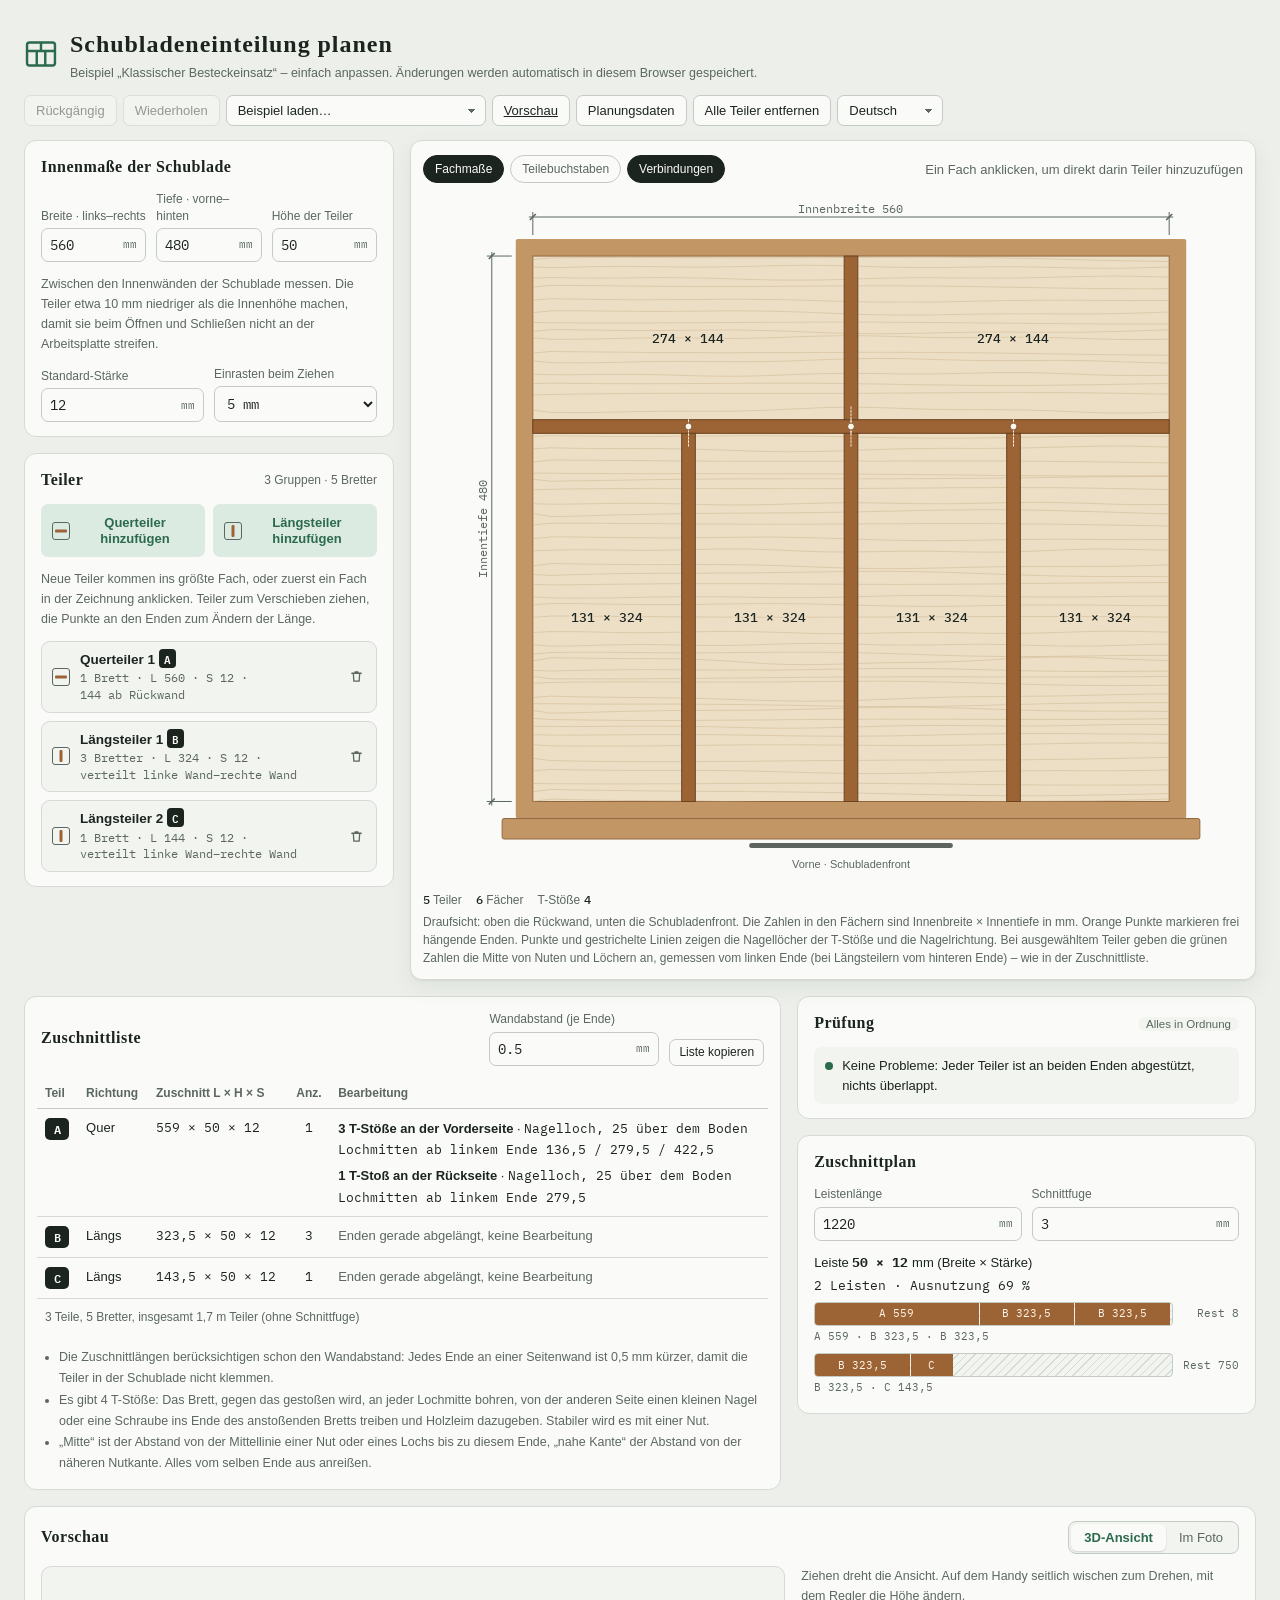
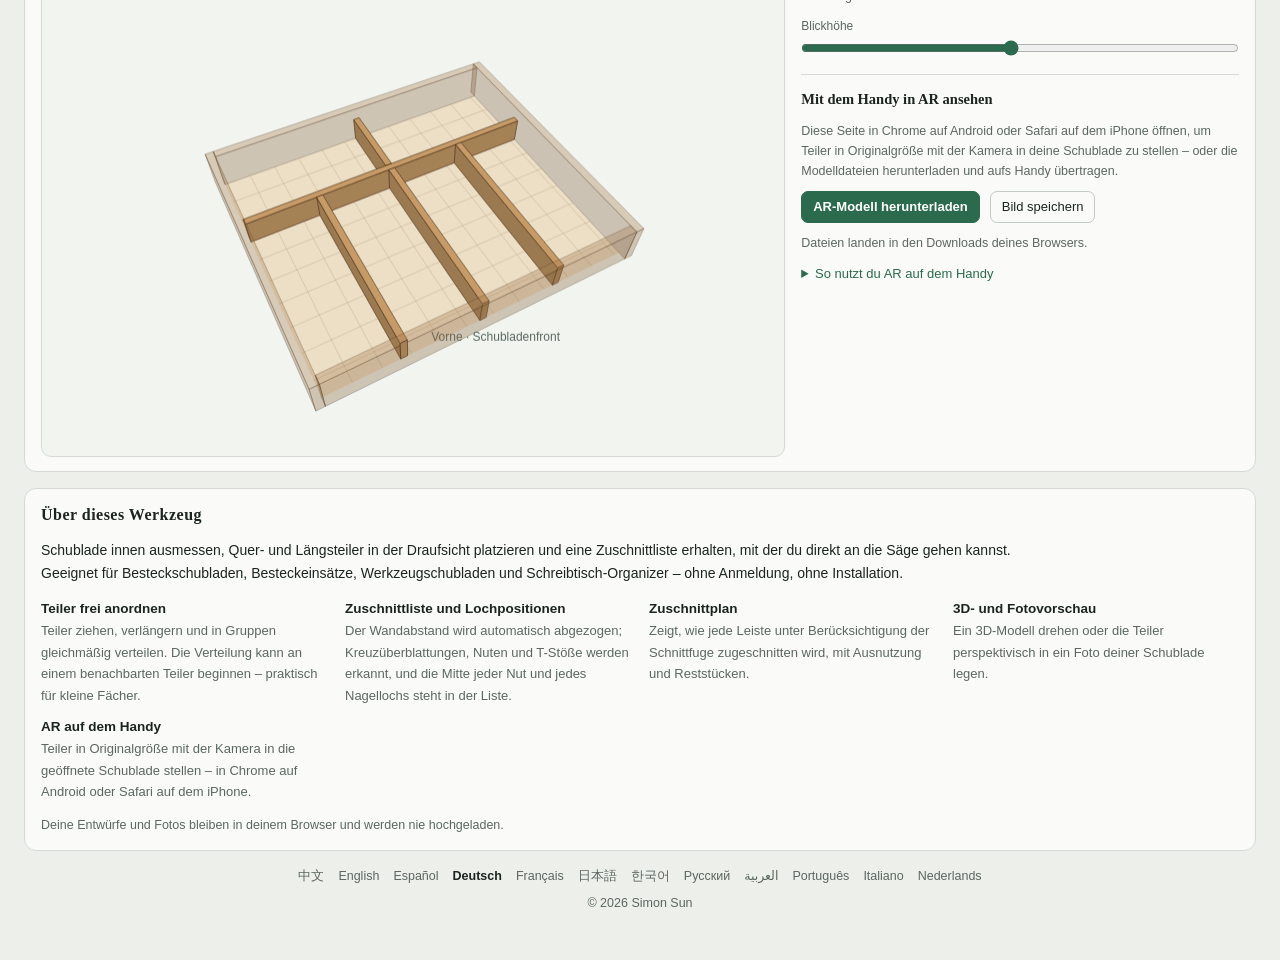
<file: de/index.html>
<!doctype html>
<html lang="de" dir="ltr">
<!-- Generated by tools/build.mjs from src/page.html and i18n/de.json. Edit those, then run the build. -->
<head>
<meta charset="utf-8">
<meta name="viewport" content="width=device-width,initial-scale=1,viewport-fit=cover">
<title>Schubladeneinteilung planen: Besteckschublade, Zuschnittliste &amp; AR</title>
<meta name="description" content="Holz-Trennwände für die Besteckschublade online planen: Zuschnittliste mit Nut- und Lochpositionen, Zuschnittplan und Vorschau in 3D oder AR.">
<meta name="author" content="Simon Sun">
<link rel="canonical" href="https://drawer.everburstsun.net/de/">
<link rel="alternate" hreflang="zh-Hans" href="https://drawer.everburstsun.net/zh/">
<link rel="alternate" hreflang="en" href="https://drawer.everburstsun.net/en/">
<link rel="alternate" hreflang="es" href="https://drawer.everburstsun.net/es/">
<link rel="alternate" hreflang="de" href="https://drawer.everburstsun.net/de/">
<link rel="alternate" hreflang="fr" href="https://drawer.everburstsun.net/fr/">
<link rel="alternate" hreflang="ja" href="https://drawer.everburstsun.net/ja/">
<link rel="alternate" hreflang="ko" href="https://drawer.everburstsun.net/ko/">
<link rel="alternate" hreflang="ru" href="https://drawer.everburstsun.net/ru/">
<link rel="alternate" hreflang="ar" href="https://drawer.everburstsun.net/ar/">
<link rel="alternate" hreflang="pt" href="https://drawer.everburstsun.net/pt/">
<link rel="alternate" hreflang="it" href="https://drawer.everburstsun.net/it/">
<link rel="alternate" hreflang="nl" href="https://drawer.everburstsun.net/nl/">
<link rel="alternate" hreflang="x-default" href="https://drawer.everburstsun.net/">
<meta property="og:type" content="website">
<meta property="og:site_name" content="Schubladeneinteilung planen">
<meta property="og:title" content="Schubladeneinteilung planen: Besteckschublade, Zuschnittliste &amp; AR">
<meta property="og:description" content="Holz-Trennwände für die Besteckschublade online planen: Zuschnittliste mit Nut- und Lochpositionen, Zuschnittplan und Vorschau in 3D oder AR.">
<meta property="og:url" content="https://drawer.everburstsun.net/de/">
<meta property="og:image" content="https://drawer.everburstsun.net/og/de.png">
<meta property="og:image:width" content="1200">
<meta property="og:image:height" content="630">
<meta property="og:image:alt" content="Schubladeneinteilung planen">
<meta property="og:locale" content="de_DE">
<meta property="og:locale:alternate" content="zh_CN">
<meta property="og:locale:alternate" content="en_US">
<meta property="og:locale:alternate" content="es_ES">
<meta property="og:locale:alternate" content="fr_FR">
<meta property="og:locale:alternate" content="ja_JP">
<meta property="og:locale:alternate" content="ko_KR">
<meta property="og:locale:alternate" content="ru_RU">
<meta property="og:locale:alternate" content="ar_AR">
<meta property="og:locale:alternate" content="pt_BR">
<meta property="og:locale:alternate" content="it_IT">
<meta property="og:locale:alternate" content="nl_NL">
<meta name="twitter:card" content="summary_large_image">
<meta name="theme-color" content="#ECEFEA" media="(prefers-color-scheme: light)">
<meta name="theme-color" content="#121714" media="(prefers-color-scheme: dark)">
<meta name="color-scheme" content="light dark">
<link rel="icon" href="../favicon.svg" type="image/svg+xml">
<link rel="apple-touch-icon" href="../apple-touch-icon.png">
<link rel="preconnect" href="https://fonts.googleapis.com">
<link rel="preconnect" href="https://fonts.gstatic.com" crossorigin>
<link rel="stylesheet" href="https://fonts.googleapis.com/css2?family=IBM+Plex+Mono:wght@400;500;600&family=Noto+Serif:wght@600;700&display=swap">
<link rel="stylesheet" href="../css/style.css?v=d5b70543">
<style>:root{--f-title:"Noto Serif",Georgia,"Times New Roman",serif;--f-body:-apple-system,BlinkMacSystemFont,"Segoe UI",Roboto,"Helvetica Neue",Arial,system-ui,sans-serif}</style>
<script type="application/ld+json">{"@context":"https://schema.org","@type":"WebApplication","name":"Schubladeneinteilung planen","url":"https://drawer.everburstsun.net/de/","description":"Holz-Trennwände für die Besteckschublade online planen: Zuschnittliste mit Nut- und Lochpositionen, Zuschnittplan und Vorschau in 3D oder AR.","inLanguage":"de","applicationCategory":"DesignApplication","operatingSystem":"Any","browserRequirements":"Benötigt JavaScript. Live-AR braucht Chrome auf Android (ARCore) oder Safari auf dem iPhone.","isAccessibleForFree":true,"image":"https://drawer.everburstsun.net/og/de.png","offers":{"@type":"Offer","price":"0","priceCurrency":"USD"},"featureList":["Teiler frei anordnenTeiler ziehen, verlängern und in Gruppen gleichmäßig verteilen. Die Verteilung kann an einem benachbarten Teiler beginnen – praktisch für kleine Fächer.","Zuschnittliste und LochpositionenDer Wandabstand wird automatisch abgezogen; Kreuzüberblattungen, Nuten und T-Stöße werden erkannt, und die Mitte jeder Nut und jedes Nagellochs steht in der Liste.","ZuschnittplanZeigt, wie jede Leiste unter Berücksichtigung der Schnittfuge zugeschnitten wird, mit Ausnutzung und Reststücken.","3D- und FotovorschauEin 3D-Modell drehen oder die Teiler perspektivisch in ein Foto deiner Schublade legen.","AR auf dem HandyTeiler in Originalgröße mit der Kamera in die geöffnete Schublade stellen – in Chrome auf Android oder Safari auf dem iPhone."],"author":{"@type":"Person","name":"Simon Sun"},"copyrightYear":2026}</script>
</head>
<body>
<!-- page:start -->
<header class="top">
  <div class="brand">
    <svg class="mark" viewBox="0 0 28 28" width="34" height="34" aria-hidden="true"><rect x="2.5" y="4.5" width="23" height="19" rx="2" fill="none" stroke="currentColor" stroke-width="2"/><path d="M2.5 11.5h23M10.5 11.5v12M17.5 11.5v12M14 4.5v7" fill="none" stroke="currentColor" stroke-width="2"/></svg>
    <div>
      <h1>Schubladeneinteilung planen</h1>
      <p class="sub" id="saveNote">Änderungen werden automatisch in diesem Browser gespeichert.</p>
    </div>
  </div>
  <div class="tools">
    <button type="button" class="btn" id="undoBtn" title="Rückgängig (⌘Z / Strg+Z)">Rückgängig</button>
    <button type="button" class="btn" id="redoBtn" title="Wiederholen (⇧⌘Z / Strg+Y)">Wiederholen</button>
    <select class="btn" id="presetSel" aria-label="Beispiel-Einteilung laden">
      <option value="">Beispiel laden…</option>
    </select>
    <a class="btn" href="#ar">Vorschau</a>
    <button type="button" class="btn" id="dataBtn">Planungsdaten</button>
    <button type="button" class="btn danger" id="clearBtn">Alle Teiler entfernen</button>
    <select class="btn" id="langSel" aria-label="Sprache" data-env="web"><option value="zh" lang="zh-CN">中文</option><option value="en" lang="en">English</option><option value="es" lang="es">Español</option><option value="de" lang="de" selected>Deutsch</option><option value="fr" lang="fr">Français</option><option value="ja" lang="ja">日本語</option><option value="ko" lang="ko">한국어</option><option value="ru" lang="ru">Русский</option><option value="ar" lang="ar">العربية</option><option value="pt" lang="pt-BR">Português</option><option value="it" lang="it">Italiano</option><option value="nl" lang="nl">Nederlands</option></select>
  </div>
</header>
<noscript><p class="noscript">Dieses Werkzeug benötigt JavaScript.</p></noscript>

<main class="work">
  <aside class="rail">
    <section class="card" aria-labelledby="h-drawer">
      <h2 id="h-drawer">Innenmaße der Schublade</h2>
      <div class="fields three">
        <label class="fld"><span>Breite · links–rechts</span><span class="num"><input id="inW" type="number" step="any" min="100" max="2400" inputmode="decimal"><em>mm</em></span></label>
        <label class="fld"><span>Tiefe · vorne–hinten</span><span class="num"><input id="inD" type="number" step="any" min="100" max="2400" inputmode="decimal"><em>mm</em></span></label>
        <label class="fld"><span>Höhe der Teiler</span><span class="num"><input id="inH" type="number" step="any" min="10" max="300" inputmode="decimal"><em>mm</em></span></label>
      </div>
      <p class="hint">Zwischen den Innenwänden der Schublade messen. Die Teiler etwa 10 mm niedriger als die Innenhöhe machen, damit sie beim Öffnen und Schließen nicht an der Arbeitsplatte streifen.</p>
      <div class="fields two">
        <label class="fld"><span>Standard-Stärke</span><span class="num"><input id="inT" type="number" step="any" min="3" max="50" inputmode="decimal"><em>mm</em></span></label>
        <label class="fld"><span>Einrasten beim Ziehen</span><span class="num"><select id="inSnap"><option value="0">Aus</option><option value="1">1 mm</option><option value="5">5 mm</option><option value="10">10 mm</option></select></span></label>
      </div>
    </section>

    <section class="card" aria-labelledby="h-groups">
      <div class="card-head"><h2 id="h-groups">Teiler</h2><span class="count" id="boardCount"></span></div>
      <div class="add-row">
        <button type="button" class="btn add" data-add="h"><span class="glyph h" aria-hidden="true"></span>Querteiler hinzufügen</button>
        <button type="button" class="btn add" data-add="v"><span class="glyph v" aria-hidden="true"></span>Längsteiler hinzufügen</button>
      </div>
      <p class="hint">Neue Teiler kommen ins größte Fach, oder zuerst ein Fach in der Zeichnung anklicken. Teiler zum Verschieben ziehen, die Punkte an den Enden zum Ändern der Länge.</p>
      <div id="groups" class="groups"></div>
    </section>
  </aside>

  <section class="stage" aria-label="Draufsicht">
    <div class="stage-inner">
      <div class="stage-bar">
        <div class="chips" role="group" aria-label="In der Zeichnung zeigen">
          <button type="button" class="chip" data-view="dims">Fachmaße</button>
          <button type="button" class="chip" data-view="parts">Teilebuchstaben</button>
          <button type="button" class="chip" data-view="joints">Verbindungen</button>
        </div>
        <div class="ctx" id="ctx"></div>
      </div>
      <div class="canvas-wrap" id="wrap">
        <svg id="svg" xmlns="http://www.w3.org/2000/svg" role="img" aria-label="Draufsicht der Schublade"><g id="scene"></g></svg>
      </div>
      <div class="stage-foot" id="summary"></div>
    </div>
  </section>
</main>

<section class="lower">
  <div class="card" aria-labelledby="h-cut">
    <div class="card-head">
      <h2 id="h-cut">Zuschnittliste</h2>
      <div class="row">
        <label class="fld gap-fld"><span>Wandabstand (je Ende)</span><span class="num"><input id="inGap" type="number" step="any" min="0" max="5" inputmode="decimal"><em>mm</em></span></label>
        <button type="button" class="btn sm" id="copyCut" style="align-self:end">Liste kopieren</button>
      </div>
    </div>
    <div class="table-wrap">
      <table class="cut-table">
        <thead><tr><th>Teil</th><th>Richtung</th><th>Zuschnitt L × H × S</th><th class="c">Anz.</th><th>Bearbeitung</th></tr></thead>
        <tbody id="cutBody"></tbody>
        <tfoot><tr><td colspan="5" id="cutFoot"></td></tr></tfoot>
      </table>
    </div>
    <ul class="notes" id="cutNotes"></ul>
  </div>

  <div class="side-col">
    <div class="card" aria-labelledby="h-iss">
      <div class="card-head"><h2 id="h-iss">Prüfung</h2><span id="issCount"></span></div>
      <ul id="issues"></ul>
    </div>
    <div class="card" aria-labelledby="h-stock">
      <h2 id="h-stock">Zuschnittplan</h2>
      <div class="fields two">
        <label class="fld"><span>Leistenlänge</span><span class="num"><input id="inStock" type="number" step="any" min="200" max="6000" inputmode="decimal"><em>mm</em></span></label>
        <label class="fld"><span>Schnittfuge</span><span class="num"><input id="inKerf" type="number" step="any" min="0" max="10" inputmode="decimal"><em>mm</em></span></label>
      </div>
      <div id="stock"></div>
    </div>
  </div>
</section>

<section class="card ar" id="ar" aria-labelledby="h-ar">
  <div class="card-head">
    <h2 id="h-ar">Vorschau</h2>
    <div class="seg" role="group" aria-label="Vorschau-Art">
      <button type="button" data-armode="3d" aria-pressed="true">3D-Ansicht</button>
      <button type="button" data-armode="photo" aria-pressed="false">Im Foto</button>
    </div>
  </div>
  <div class="ar-grid">
    <div class="ar-stage" id="arStage">
      <canvas id="arCanvas" aria-label="3D-Vorschau der Teiler"></canvas>
      <div class="ar-empty" id="arEmpty" hidden>
        <svg viewBox="0 0 48 48" width="44" height="44" aria-hidden="true"><path d="M8 16h7l3-5h12l3 5h7v22H8z" fill="none" stroke="currentColor" stroke-width="2.4" stroke-linejoin="round"/><circle cx="24" cy="26" r="7" fill="none" stroke="currentColor" stroke-width="2.4"/></svg>
        <p>Die geöffnete Schublade fotografieren – die Teiler werden in Originalgröße ins Foto gesetzt.</p>
        <label class="btn primary file-btn">Foto aufnehmen oder wählen<input type="file" accept="image/*" data-arfile></label>
      </div>
    </div>
    <div class="ar-side">
      <div class="ar-ctl" id="ar3dCtl">
        <p class="hint">Ziehen dreht die Ansicht. Auf dem Handy seitlich wischen zum Drehen, mit dem Regler die Höhe ändern.</p>
        <label class="fld"><span>Blickhöhe</span><input type="range" id="arPitch" min="15" max="88" value="50"></label>
      </div>
      <div class="ar-ctl" id="arPhotoCtl" hidden>
        <ol class="steps">
          <li>Schublade öffnen und schräg von vorne oben fotografieren, sodass alle vier inneren Bodenecken im Bild sind.</li>
          <li>Die vier Punkte auf die inneren Bodenecken ziehen: hinten links, hinten rechts, vorne rechts, vorne links.</li>
          <li>Die Teiler werden maßstäblich und perspektivisch ins Foto gezeichnet.</li>
        </ol>
        <label class="btn file-btn" id="arFileBtn">Foto aufnehmen oder wählen<input type="file" accept="image/*" data-arfile></label>
        <label class="fld"><span>Deckkraft der Teiler</span><input type="range" id="arAlpha" min="30" max="100" value="92"></label>
        <label class="check"><input type="checkbox" id="arOutline" checked> Bodenumriss zeigen</label>
        <button type="button" class="btn sm" id="arReset">Ecken zurücksetzen</button>
        <p class="hint">Das Foto wird nur in deinem Browser verarbeitet und nie hochgeladen.</p>
      </div>
      <div class="ar-export">
        <h3>Mit dem Handy in AR ansehen</h3>
        <p class="hint" id="arLiveNote">Ein 3D-Modell in Originalgröße herunterladen und mit der Handykamera in die echte Schublade stellen.</p>
        <div class="row">
          <button type="button" class="btn primary" id="arLiveBtn" hidden>In der Schublade ansehen (AR)</button>
          <button type="button" class="btn primary" id="arModelBtn" disabled>AR-Modell herunterladen</button>
          <button type="button" class="btn" id="arShotBtn" disabled>Bild speichern</button>
        </div>
        <p class="hint" id="arDlNote">Prüfe, ob Dateien gespeichert werden können…</p>
        <details>
          <summary>So nutzt du AR auf dem Handy</summary>
          <p data-env="web" hidden><b>Android:</b> Diese Seite in Chrome öffnen und auf „In der Schublade ansehen (AR)“ tippen; beim ersten Mal wird nach der Kamera gefragt. Schublade öffnen und das Handy langsam über den Boden bewegen. Sobald ein Ring erscheint, tippen, um die Teiler abzusetzen; dann mit einem Finger verschieben und mit zwei drehen, bis der grüne Umriss an den Innenwänden liegt (die orange Kante ist vorne). Das Handy muss ARCore unterstützen.</p>
          <p data-env="web" hidden><b>iPhone / iPad:</b> Diese Seite in Safari öffnen und auf „In der Schublade ansehen (AR)“ tippen – das öffnet die eingebaute AR-Übersicht (AR Quick Look). Auf den Schubladenboden zielen; sobald das Modell erscheint, es verschieben und mit zwei Fingern drehen, bis die durchscheinende Bodenplatte auf dem Schubladenboden liegt.</p>
          <p data-env="web" hidden><b>Modelldateien:</b> „AR-Modell herunterladen“ liefert eine ZIP-Datei mit drawer-dividers.usdz fürs iPhone und drawer-dividers.glb für 3D-Viewer auf Android oder dem Computer, beide in Originalgröße.</p>
          <p data-env="claude"><b>iPhone / iPad:</b> In der Dateien-App die heruntergeladene ZIP-Datei antippen, um sie zu entpacken, drawer-dividers.usdz öffnen und oben auf „AR“ wechseln. Auf den Schubladenboden zielen; sobald das Modell erscheint, es verschieben und mit zwei Fingern drehen, bis die durchscheinende Bodenplatte auf dem Boden liegt. Bei 100 % siehst du die echte Größe.</p>
          <p data-env="claude"><b>Android:</b> Entpacken und drawer-dividers.glb in einem 3D- oder AR-Viewer mit GLB-Unterstützung öffnen. Die vorinstallierten Apps sind je nach Handy verschieden; manchmal muss eine installiert werden.</p>
        </details>
      </div>
    </div>
  </div>
</section>

<section class="card about" aria-labelledby="h-about">
  <h2 id="h-about">Über dieses Werkzeug</h2>
  <p>Schublade innen ausmessen, Quer- und Längsteiler in der Draufsicht platzieren und eine Zuschnittliste erhalten, mit der du direkt an die Säge gehen kannst. Geeignet für Besteckschubladen, Besteckeinsätze, Werkzeugschubladen und Schreibtisch-Organizer – ohne Anmeldung, ohne Installation.</p>
  <ul class="about-list">
    <li><b>Teiler frei anordnen</b>Teiler ziehen, verlängern und in Gruppen gleichmäßig verteilen. Die Verteilung kann an einem benachbarten Teiler beginnen – praktisch für kleine Fächer.</li>
    <li><b>Zuschnittliste und Lochpositionen</b>Der Wandabstand wird automatisch abgezogen; Kreuzüberblattungen, Nuten und T-Stöße werden erkannt, und die Mitte jeder Nut und jedes Nagellochs steht in der Liste.</li>
    <li><b>Zuschnittplan</b>Zeigt, wie jede Leiste unter Berücksichtigung der Schnittfuge zugeschnitten wird, mit Ausnutzung und Reststücken.</li>
    <li><b>3D- und Fotovorschau</b>Ein 3D-Modell drehen oder die Teiler perspektivisch in ein Foto deiner Schublade legen.</li>
    <li><b>AR auf dem Handy</b>Teiler in Originalgröße mit der Kamera in die geöffnete Schublade stellen – in Chrome auf Android oder Safari auf dem iPhone.</li>
  </ul>
  <p class="hint">Deine Entwürfe und Fotos bleiben in deinem Browser und werden nie hochgeladen.</p>
</section>

<footer class="foot" data-env="web">
  <nav class="lang-nav" aria-label="Sprache"><a href="../zh/" hreflang="zh-Hans" lang="zh-CN" data-lang="zh">中文</a><a href="../en/" hreflang="en" lang="en" data-lang="en">English</a><a href="../es/" hreflang="es" lang="es" data-lang="es">Español</a><a href="../de/" hreflang="de" lang="de" data-lang="de" aria-current="page">Deutsch</a><a href="../fr/" hreflang="fr" lang="fr" data-lang="fr">Français</a><a href="../ja/" hreflang="ja" lang="ja" data-lang="ja">日本語</a><a href="../ko/" hreflang="ko" lang="ko" data-lang="ko">한국어</a><a href="../ru/" hreflang="ru" lang="ru" data-lang="ru">Русский</a><a href="../ar/" hreflang="ar" lang="ar" data-lang="ar">العربية</a><a href="../pt/" hreflang="pt" lang="pt-BR" data-lang="pt">Português</a><a href="../it/" hreflang="it" lang="it" data-lang="it">Italiano</a><a href="../nl/" hreflang="nl" lang="nl" data-lang="nl">Nederlands</a></nav>
  <p dir="ltr">© 2026 Simon Sun</p>
</footer>

<div class="overlay" id="dlg" hidden>
  <div class="dlg" role="dialog" aria-modal="true" aria-labelledby="dlgTitle">
    <h2 id="dlgTitle"></h2>
    <p class="hint" id="dlgHint"></p>
    <textarea id="dlgText" spellcheck="false" aria-label="Planungstext"></textarea>
    <p class="dlg-msg" id="dlgMsg"></p>
    <div class="row end">
      <button type="button" class="btn" id="dlgCopy">Kopieren</button>
      <button type="button" class="btn primary" id="dlgImport">Diesen Text importieren</button>
      <button type="button" class="btn" id="dlgClose">Schließen</button>
    </div>
  </div>
</div>
<div class="toast" id="toast" role="status" hidden></div>
<div class="xr-overlay" id="xrOverlay" hidden>
  <p class="xr-hint" id="xrHint" role="status"></p>
  <div class="xr-bar" id="xrBar">
    <button type="button" class="btn" id="xrRotL" aria-label="1° gegen den Uhrzeigersinn drehen" hidden>↺ 1°</button>
    <button type="button" class="btn" id="xrRotR" aria-label="1° im Uhrzeigersinn drehen" hidden>↻ 1°</button>
    <button type="button" class="btn" id="xrAgain" hidden>Neu platzieren</button>
    <button type="button" class="btn primary" id="xrExit">AR beenden</button>
  </div>
</div>
<!-- page:end -->
<script>window.I18N={"lang":"de","dec":",","msg":{"name.h":"Querteiler {n}","name.v":"Längsteiler {n}","short.h":"Quer","short.v":"Längs","wall.back":"Rückwand","wall.front":"Vorderwand","wall.left":"linke Wand","wall.right":"rechte Wand","end.left":"das linke Ende","end.right":"das rechte Ende","end.back":"das hintere Ende","end.front":"das vordere Ende","board.nth":"{name}, Brett {n}","preset.classic":"Klassischer Besteckeinsatz","preset.grid":"3 × 3 Raster","preset.long":"Fach für lange Griffe mit kleinen Fächern","preset.strips":"Fünf lange Fächer","preset.option":"{name} ({W} × {D})","iss.clash":"{a} und {b} überlappen an einer Ecke; einen kürzen, sodass er an der Seite des anderen endet","iss.overlapSelf":"Die Bretter von {name} überlappen; Abstand vergrößern oder weniger Bretter nehmen","iss.overlap":"{a} und {b} überlappen","iss.evenTight":{"one":"Der Verteilbereich von {name} ist nur {w} mm breit, zu schmal für ein {t} mm starkes Brett","other":"Der Verteilbereich von {name} ist nur {w} mm breit, zu schmal für {n} Bretter mit {t} mm Stärke"},"iss.outside":"{name} ragt {d} mm über die Schubladenwand hinaus","iss.whoAll":" ({n} Bretter)","iss.whoSome":" ({k} von {n} Brettern)","iss.dangle":"{name}{who}: {end} hängt frei, {gap} mm bis zur nächsten Wand oder zum nächsten Teiler","iss.narrow":{"one":"{n} Fach ist schmaler als 30 mm, zu eng für Besteck","other":"{n} Fächer sind schmaler als 30 mm, zu eng für Besteck"},"iss.ok":"Keine Probleme: Jeder Teiler ist an beiden Enden abgestützt, nichts überlappt.","iss.bad":{"one":"{n} Problem","other":"{n} Probleme"},"iss.warn":{"one":"{n} Hinweis","other":"{n} Hinweise"},"iss.pass":"Alles in Ordnung","svg.front":"Vorne · Schubladenfront","svg.compTip":"Fach-Innenmaß {w} × {h} mm","svg.compTipOdd":"Unregelmäßiges Fach, etwa {a} cm²","svg.boardTip":"{name} · Teil {part} · Länge {L} mm","svg.knobTip":"Ziehen, um {end} zu verschieben","svg.innerW":"Innenbreite {v}","svg.innerD":"Innentiefe {v}","sum.boards":{"one":"\u003cb>{n}\u003c/b> Teiler","other":"\u003cb>{n}\u003c/b> Teiler"},"sum.comps":{"one":"\u003cb>{n}\u003c/b> Fach","other":"\u003cb>{n}\u003c/b> Fächer"},"sum.cross":"Kreuzüberblattungen \u003cb>{n}\u003c/b>","sum.lap":"Eckblätter \u003cb>{n}\u003c/b>","sum.dado":"Nuten \u003cb>{n}\u003c/b>","sum.butt":"T-Stöße \u003cb>{n}\u003c/b>","legend":"Draufsicht: oben die Rückwand, unten die Schubladenfront. Die Zahlen in den Fächern sind Innenbreite × Innentiefe in mm. Orange Punkte markieren frei hängende Enden.","legend.holes":"Punkte und gestrichelte Linien zeigen die Nagellöcher der T-Stöße und die Nagelrichtung. Bei ausgewähltem Teiler geben die grünen Zahlen die Mitte von Nuten und Löchern an, gemessen vom linken Ende (bei Längsteilern vom hinteren Ende) – wie in der Zuschnittliste.","punct.sp":" ","punct.comma":", ","punct.semi":"; ","punct.list":", ","toast.sample":"Beispiel „{name}“ geladen. Lässt sich rückgängig machen.","toast.cleared":"Alle Teiler entfernt. Lässt sich rückgängig machen.","copy.head":"Schublade innen {W} × {D} mm, Teiler {H} mm hoch","copy.item":"{head}: {details}","copy.plain":"Enden gerade abgelängt","copy.fallback":"Der Browser erlaubt kein direktes Kopieren. Den Text unten markieren und selbst kopieren.","data.title":"Planungsdaten","data.hint":"Dieser Text enthält die ganze Einteilung. Eine Kopie aufbewahren; zum Wiederherstellen hier einfügen und „Diesen Text importieren“ drücken – oder an jemanden schicken.","data.bad":"Das sind keine gültigen Planungsdaten. Bitte den vollständigen Text aus „Planungsdaten“ einfügen.","cut.title":"Zuschnittliste","toast.cutCopied":"Zuschnittliste kopiert","toast.copied":"Kopiert","toast.copyKeys":"Mit ⌘C / Strg+C den markierten Text kopieren","toast.imported":{"one":"{n} Teilergruppe importiert","other":"{n} Teilergruppen importiert"},"ref.board":"Teiler","ref.custom":"Eigener Wert","sum.count":{"one":"{n} Brett","other":"{n} Bretter"},"sum.len":"L {v}","sum.thk":"S {v}","sum.even":"verteilt {a}–{b}","sum.from":"{v} ab {ref}","calc.range":"Bereich {a}–{b}, Breite \u003cb>{w}\u003c/b> mm","calc.rangeGap":"Bereich {a}–{b}, Breite \u003cb>{w}\u003c/b> mm, \u003cb>{c}\u003c/b> mm lichter Abstand zwischen den Brettern","calc.noFit":"Diese Bretter passen nicht hinein","calc.auto":"Die nächsten Teiler auf beiden Seiten nehmen","calc.manual.h":"Erstes Brett \u003cb>{first}\u003c/b> mm von der Rückwand; letztes Brett \u003cb>{last}\u003c/b> mm bis {end}","calc.manual.v":"Erstes Brett \u003cb>{first}\u003c/b> mm von der linken Wand; letztes Brett \u003cb>{last}\u003c/b> mm bis {end}","card.orient":"Richtung","card.fewer":"Eins weniger","card.more":"Eins mehr","card.count":"Anzahl","card.pcs":"Bretter","f.L":"Länge","f.t":"Breite (Stärke)","f.start.h":"Start · linkes Ende ab linker Wand","f.start.v":"Start · hinteres Ende ab Rückwand","btn.full":"Durchgehend","btn.fullTip":"Von einer Seitenwand bis zur anderen","btn.fit":"Einpassen","btn.fitTip":"Bis zu den nächsten Teilern oder Wänden auf beiden Seiten verlängern oder kürzen","card.pos":"Position","card.posMode":"Positionierung","mode.even":"Verteilt","mode.manual":"Frei","f.aRef":"Verteilung beginnt an","f.bRef":"Verteilung endet an","f.a.h":"Start · ab Rückwand","f.a.v":"Start · ab linker Wand","f.b.h":"Ende · ab Rückwand","f.b.v":"Ende · ab linker Wand","f.posRef":"Erstes Brett gemessen ab","f.off":"Abstand","f.gap":"Lichter Abstand der Bretter","card.delTip":"Diese Teilergruppe löschen","card.del":"{name} löschen","groups.empty":"Noch keine Teiler. Die Schaltflächen oben nutzen oder zuerst ein Fach in der Zeichnung anklicken.","count.groups":{"one":"{n} Gruppe","other":"{n} Gruppen"},"count.boards":{"one":"{n} Brett","other":"{n} Bretter"},"count.parts":{"one":"{n} Teil","other":"{n} Teile"},"live.h":"{pos} ab Rückwand · L {L}","live.v":"{pos} ab linker Wand · L {L}","ctx.keys":"Pfeiltasten verschieben um 1 mm, mit Umschalt um 10 mm","ctx.del":"Löschen","ctx.comp":"Fach","ctx.addIn":"Hinzufügen:","ctx.nAria":"Anzahl der Bretter","ctx.n":{"one":"{n} Brett","other":"{n} Bretter"},"ctx.addH":"Querteiler","ctx.addV":"Längsteiler","ctx.hint":"Ein Fach anklicken, um direkt darin Teiler hinzuzufügen","proc.lap.h":{"one":"{n} Überblattungsschlitz, nach unten offen","other":"{n} Überblattungsschlitze, nach unten offen"},"proc.lap.v":{"one":"{n} Überblattungsschlitz, nach oben offen","other":"{n} Überblattungsschlitze, nach oben offen"},"proc.dado.back":{"one":"{n} Nut in der Rückseite","other":"{n} Nuten in der Rückseite"},"proc.dado.front":{"one":"{n} Nut in der Vorderseite","other":"{n} Nuten in der Vorderseite"},"proc.dado.left":{"one":"{n} Nut in der linken Seite","other":"{n} Nuten in der linken Seite"},"proc.dado.right":{"one":"{n} Nut in der rechten Seite","other":"{n} Nuten in der rechten Seite"},"proc.butt.back":{"one":"{n} T-Stoß an der Rückseite","other":"{n} T-Stöße an der Rückseite"},"proc.butt.front":{"one":"{n} T-Stoß an der Vorderseite","other":"{n} T-Stöße an der Vorderseite"},"proc.butt.left":{"one":"{n} T-Stoß an der linken Seite","other":"{n} T-Stöße an der linken Seite"},"proc.butt.right":{"one":"{n} T-Stoß an der rechten Seite","other":"{n} T-Stöße an der rechten Seite"},"proc.size":"Breite {w}, Tiefe {d}","proc.nail":"Nagelloch, {h} über dem Boden","proc.center.h":"Mitten ab linkem Ende {list}","proc.center.v":"Mitten ab hinterem Ende {list}","proc.edge.h":"nahe Kanten ab linkem Ende {list}","proc.edge.v":"nahe Kanten ab hinterem Ende {list}","proc.hole.h":"Lochmitten ab linkem Ende {list}","proc.hole.v":"Lochmitten ab hinterem Ende {list}","proc.none":"Enden gerade abgelängt, keine Bearbeitung","cut.empty":"Noch keine Teiler.","cut.foot":"{parts}, {boards}, insgesamt {len} m Teiler (ohne Schnittfuge)","note.gap":"Die Zuschnittlängen berücksichtigen schon den Wandabstand: Jedes Ende an einer Seitenwand ist {g} mm kürzer, damit die Teiler in der Schublade nicht klemmen.","note.lap":"Die Überblattungsschlitze sind halb so tief wie die Teilerhöhe, also {d} mm. Querteiler werden von unten, Längsteiler von oben geschlitzt und ineinandergesteckt.","note.dado":"Eine Nut nimmt das Ende eines Teilers in der Seite eines anderen Bretts auf; die Nuttiefe ist die Einstecktiefe.","note.butt":{"one":"Es gibt {n} T-Stoß: Das Brett, gegen das gestoßen wird, an der Lochmitte bohren, von der anderen Seite einen kleinen Nagel oder eine Schraube ins Ende des anstoßenden Bretts treiben und Holzleim dazugeben. Stabiler wird es mit einer Nut.","other":"Es gibt {n} T-Stöße: Das Brett, gegen das gestoßen wird, an jeder Lochmitte bohren, von der anderen Seite einen kleinen Nagel oder eine Schraube ins Ende des anstoßenden Bretts treiben und Holzleim dazugeben. Stabiler wird es mit einer Nut."},"note.pos":"„Mitte“ ist der Abstand von der Mittellinie einer Nut oder eines Lochs bis zu diesem Ende, „nahe Kante“ der Abstand von der näheren Nutkante. Alles vom selben Ende aus anreißen.","stock.tip":"Teil {part} · {len} mm","stock.left":"Rest {v}","stock.over":"Länger als die Leiste: Teil {parts}. Längere Leisten nehmen oder stückeln.","stock.head":"Leiste {size} mm (Breite × Stärke)","stock.bars":{"one":"{n} Leiste · Ausnutzung {u} %","other":"{n} Leisten · Ausnutzung {u} %"},"stock.empty":"Sobald Teiler da sind, steht hier, wie jede Leiste zugeschnitten wird.","save.note":"Änderungen werden automatisch in diesem Browser gespeichert.","save.sample":"Beispiel „{name}“ – einfach anpassen. Änderungen werden automatisch in diesem Browser gespeichert.","toast.noRoom":{"one":"Hier sind nur {w} mm frei, zu wenig für ein {t} mm starkes Brett","other":"Hier sind nur {w} mm frei, zu wenig für {n} Bretter mit {t} mm Stärke"},"toast.deleted":"{name} gelöscht. Lässt sich rückgängig machen.","corner.lb":"Hinten links","corner.rb":"Hinten rechts","corner.rf":"Vorne rechts","corner.lf":"Vorne links","photo.order":"Reihenfolge einhalten: hinten links → hinten rechts → vorne rechts → vorne links","photo.change":"Anderes Foto","toast.dragCorners":"Die vier Punkte auf die inneren Bodenecken der Schublade ziehen","toast.badPhoto":"Dieses Foto lässt sich nicht öffnen. Ein JPG oder PNG versuchen.","dl.web":"Dateien landen in den Downloads deines Browsers.","dl.claudeOk":"Vor dem Speichern siehst du Dateiname und Größe und kannst bestätigen.","dl.claudeNo":"Hier können keine Dateien gespeichert werden. Diese Seite auf claude.ai oder in der Claude-App öffnen, um sie herunterzuladen.","toast.saveBusy":"Eine Speicherabfrage ist schon offen. Gleich noch einmal versuchen.","toast.saveTooLarge":"Die Datei ist zu groß und wurde nicht gespeichert.","toast.saveFail":"Hier können gerade keine Dateien gespeichert werden.","readme.title":"Schubladenteiler · AR-Modell (Originalgröße)","readme.size":{"one":"Schublade innen {W} × {D} mm, Teiler {H} mm hoch, {n} Teiler.","other":"Schublade innen {W} × {D} mm, Teiler {H} mm hoch, {n} Teiler."},"readme.base":"Die dünne, durchscheinende Platte im Modell ist der Schubladenboden; sie auf die echte Schublade ausrichten.","readme.ios1":"1. In der Dateien-App auf diese ZIP-Datei tippen, um sie zu entpacken.","readme.ios2":"2. drawer-dividers.usdz öffnen und oben auf „AR“ wechseln.","readme.ios3":"3. Auf den Schubladenboden zielen; sobald das Modell erscheint, es verschieben und mit zwei Fingern drehen, bis die durchscheinende Bodenplatte auf dem Boden liegt. Bei 100 % lassen.","readme.android":"drawer-dividers.glb in einem 3D- oder AR-Viewer mit GLB-Unterstützung öffnen.","readme.web":"Oder die Planungsseite in Chrome öffnen und auf „In der Schublade ansehen (AR)“ tippen.","file.zip":"Schubladenteiler-AR-Modell.zip","file.jpg":"Schubladenteiler-Vorschau.jpg","toast.modelSaved":"AR-Modell gespeichert","toast.shotSaved":"Bild gespeichert","toast.shotFail":"Das Bild konnte nicht erstellt werden","xr.search":"Schublade öffnen und das Handy langsam über den Boden bewegen, damit die Kamera ihn erkennt","xr.aim":"Der Ring markiert die Mitte der Teiler. Auf die Mitte des Schubladenbodens richten und zum Absetzen tippen","xr.placed":"Mit einem Finger verschieben, mit zwei drehen, bis der grüne Umriss an den Innenwänden liegt. Die orange Kante ist vorne","live.xr":"Mit der Handykamera Teiler in Originalgröße in die geöffnete Schublade stellen. Beim ersten Mal wird nach der Kamera gefragt.","live.ql":"Mit der eingebauten AR-Übersicht des iPhones Teiler in Originalgröße in die geöffnete Schublade stellen.","live.none":"Diese Seite in Chrome auf Android oder Safari auf dem iPhone öffnen, um Teiler in Originalgröße mit der Kamera in deine Schublade zu stellen – oder die Modelldateien herunterladen und aufs Handy übertragen.","live.insecure":"Kamera-AR braucht diese Seite unter einer https-Adresse. Bis dahin kannst du die Modelldateien herunterladen und aufs Handy übertragen.","toast.xrDenied":"Kein Kamerazugriff. In den Website-Einstellungen des Browsers die Kamera erlauben und erneut versuchen.","toast.xrHttps":"AR braucht diese Seite unter einer https-Adresse","toast.xrUnsupported":"Dieses Handy kann Web-AR gerade nicht öffnen","toast.xrFail":"AR ließ sich nicht starten. Einen anderen Browser versuchen oder Chrome aktualisieren."}};</script>
<script src="../js/i18n.js?v=c1e11480"></script>
<script src="../js/model.js?v=72e23013"></script>
<script src="../js/ar-math.js?v=f782135c"></script>
<script src="../js/drawing.js?v=40b28a5b"></script>
<script src="../js/panels.js?v=c0389acb"></script>
<script src="../js/events.js?v=ae5be8ad"></script>
<script src="../js/preview.js?v=74a0c278"></script>
<script src="../js/live-ar.js?v=a1f0803b"></script>
<script src="../js/main.js?v=de32ab88"></script>
</body>
</html>
</file>
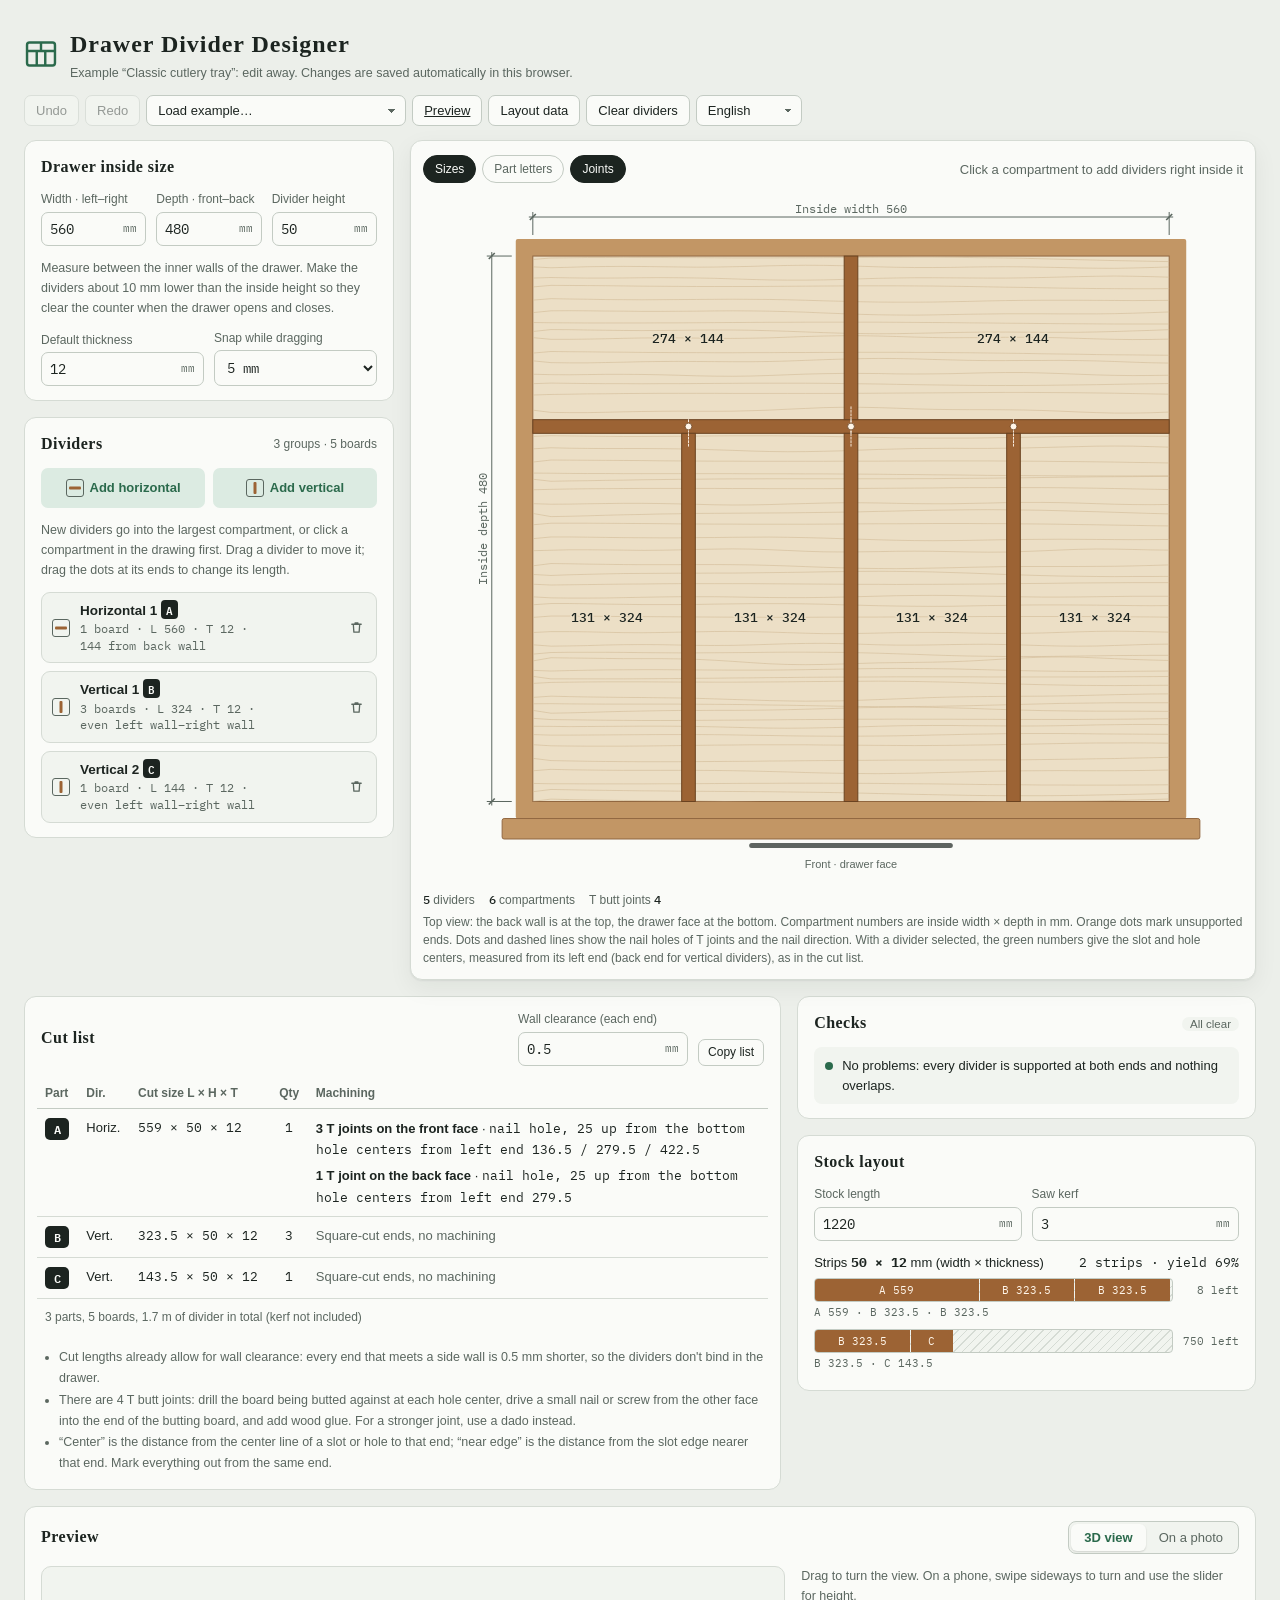
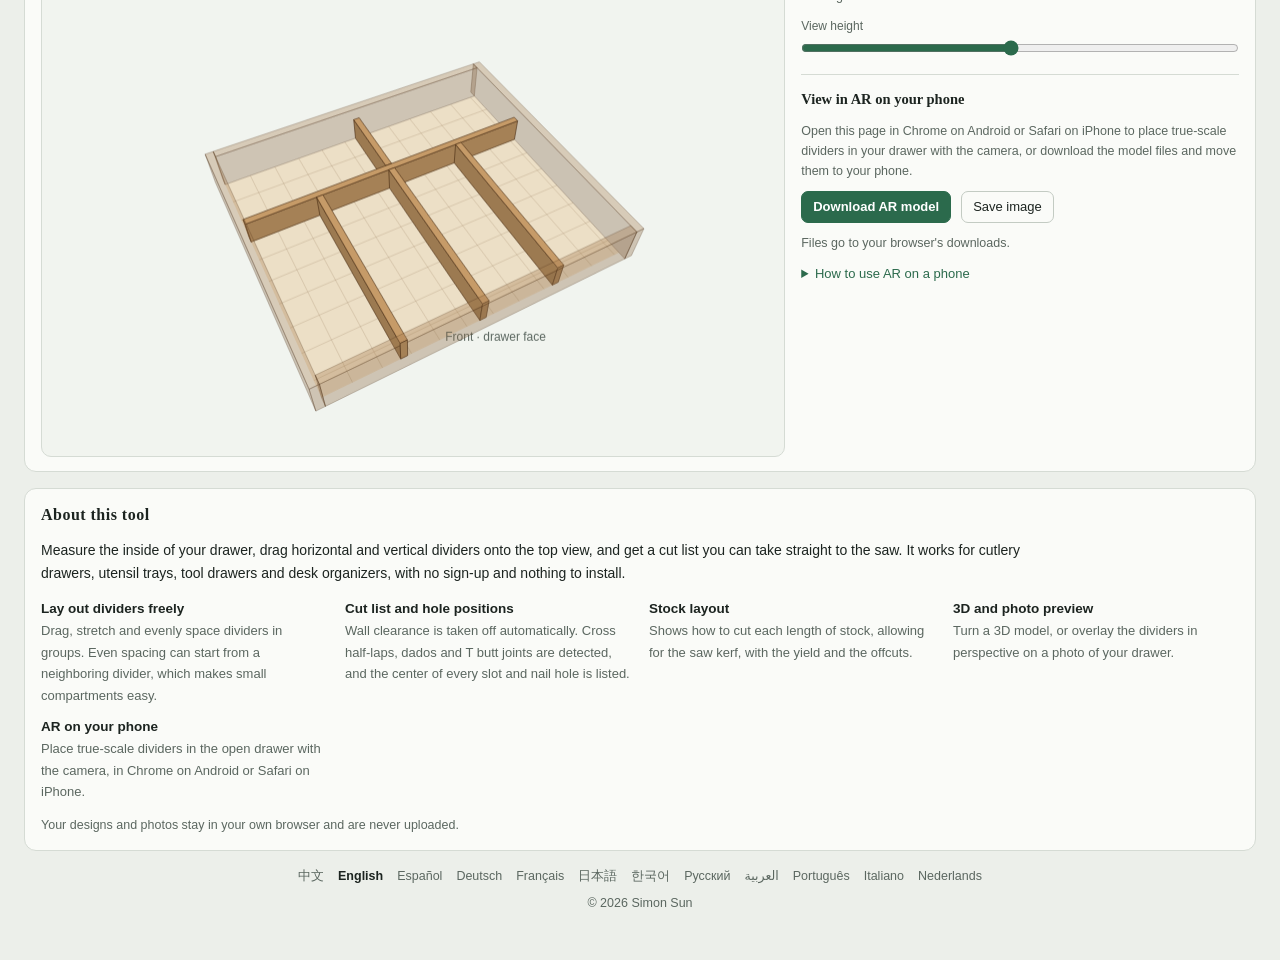
<file: en/index.html>
<!doctype html>
<html lang="en" dir="ltr">
<!-- Generated by tools/build.mjs from src/page.html and i18n/en.json. Edit those, then run the build. -->
<head>
<meta charset="utf-8">
<meta name="viewport" content="width=device-width,initial-scale=1,viewport-fit=cover">
<title>Drawer Divider Designer: Cutlery Drawer Layout, Cut List &amp; AR</title>
<meta name="description" content="Plan wooden cutlery drawer dividers online: a cut list with slot and hole positions, a stock layout and a 3D or AR preview, sized to your drawer.">
<meta name="author" content="Simon Sun">
<link rel="canonical" href="https://drawer.everburstsun.net/en/">
<link rel="alternate" hreflang="zh-Hans" href="https://drawer.everburstsun.net/zh/">
<link rel="alternate" hreflang="en" href="https://drawer.everburstsun.net/en/">
<link rel="alternate" hreflang="es" href="https://drawer.everburstsun.net/es/">
<link rel="alternate" hreflang="de" href="https://drawer.everburstsun.net/de/">
<link rel="alternate" hreflang="fr" href="https://drawer.everburstsun.net/fr/">
<link rel="alternate" hreflang="ja" href="https://drawer.everburstsun.net/ja/">
<link rel="alternate" hreflang="ko" href="https://drawer.everburstsun.net/ko/">
<link rel="alternate" hreflang="ru" href="https://drawer.everburstsun.net/ru/">
<link rel="alternate" hreflang="ar" href="https://drawer.everburstsun.net/ar/">
<link rel="alternate" hreflang="pt" href="https://drawer.everburstsun.net/pt/">
<link rel="alternate" hreflang="it" href="https://drawer.everburstsun.net/it/">
<link rel="alternate" hreflang="nl" href="https://drawer.everburstsun.net/nl/">
<link rel="alternate" hreflang="x-default" href="https://drawer.everburstsun.net/">
<meta property="og:type" content="website">
<meta property="og:site_name" content="Drawer Divider Designer">
<meta property="og:title" content="Drawer Divider Designer: Cutlery Drawer Layout, Cut List &amp; AR">
<meta property="og:description" content="Plan wooden cutlery drawer dividers online: a cut list with slot and hole positions, a stock layout and a 3D or AR preview, sized to your drawer.">
<meta property="og:url" content="https://drawer.everburstsun.net/en/">
<meta property="og:image" content="https://drawer.everburstsun.net/og/en.png">
<meta property="og:image:width" content="1200">
<meta property="og:image:height" content="630">
<meta property="og:image:alt" content="Drawer Divider Designer">
<meta property="og:locale" content="en_US">
<meta property="og:locale:alternate" content="zh_CN">
<meta property="og:locale:alternate" content="es_ES">
<meta property="og:locale:alternate" content="de_DE">
<meta property="og:locale:alternate" content="fr_FR">
<meta property="og:locale:alternate" content="ja_JP">
<meta property="og:locale:alternate" content="ko_KR">
<meta property="og:locale:alternate" content="ru_RU">
<meta property="og:locale:alternate" content="ar_AR">
<meta property="og:locale:alternate" content="pt_BR">
<meta property="og:locale:alternate" content="it_IT">
<meta property="og:locale:alternate" content="nl_NL">
<meta name="twitter:card" content="summary_large_image">
<meta name="theme-color" content="#ECEFEA" media="(prefers-color-scheme: light)">
<meta name="theme-color" content="#121714" media="(prefers-color-scheme: dark)">
<meta name="color-scheme" content="light dark">
<link rel="icon" href="../favicon.svg" type="image/svg+xml">
<link rel="apple-touch-icon" href="../apple-touch-icon.png">
<link rel="preconnect" href="https://fonts.googleapis.com">
<link rel="preconnect" href="https://fonts.gstatic.com" crossorigin>
<link rel="stylesheet" href="https://fonts.googleapis.com/css2?family=IBM+Plex+Mono:wght@400;500;600&family=Noto+Serif:wght@600;700&display=swap">
<link rel="stylesheet" href="../css/style.css?v=d5b70543">
<style>:root{--f-title:"Noto Serif",Georgia,"Times New Roman",serif;--f-body:-apple-system,BlinkMacSystemFont,"Segoe UI",Roboto,"Helvetica Neue",Arial,system-ui,sans-serif}</style>
<script type="application/ld+json">{"@context":"https://schema.org","@type":"WebApplication","name":"Drawer Divider Designer","url":"https://drawer.everburstsun.net/en/","description":"Plan wooden cutlery drawer dividers online: a cut list with slot and hole positions, a stock layout and a 3D or AR preview, sized to your drawer.","inLanguage":"en","applicationCategory":"DesignApplication","operatingSystem":"Any","browserRequirements":"Requires JavaScript. Live AR needs Chrome on Android (ARCore) or Safari on iPhone.","isAccessibleForFree":true,"image":"https://drawer.everburstsun.net/og/en.png","offers":{"@type":"Offer","price":"0","priceCurrency":"USD"},"featureList":["Lay out dividers freelyDrag, stretch and evenly space dividers in groups. Even spacing can start from a neighboring divider, which makes small compartments easy.","Cut list and hole positionsWall clearance is taken off automatically. Cross half-laps, dados and T butt joints are detected, and the center of every slot and nail hole is listed.","Stock layoutShows how to cut each length of stock, allowing for the saw kerf, with the yield and the offcuts.","3D and photo previewTurn a 3D model, or overlay the dividers in perspective on a photo of your drawer.","AR on your phonePlace true-scale dividers in the open drawer with the camera, in Chrome on Android or Safari on iPhone."],"author":{"@type":"Person","name":"Simon Sun"},"copyrightYear":2026}</script>
</head>
<body>
<!-- page:start -->
<header class="top">
  <div class="brand">
    <svg class="mark" viewBox="0 0 28 28" width="34" height="34" aria-hidden="true"><rect x="2.5" y="4.5" width="23" height="19" rx="2" fill="none" stroke="currentColor" stroke-width="2"/><path d="M2.5 11.5h23M10.5 11.5v12M17.5 11.5v12M14 4.5v7" fill="none" stroke="currentColor" stroke-width="2"/></svg>
    <div>
      <h1>Drawer Divider Designer</h1>
      <p class="sub" id="saveNote">Changes are saved automatically in this browser.</p>
    </div>
  </div>
  <div class="tools">
    <button type="button" class="btn" id="undoBtn" title="Undo (⌘Z / Ctrl+Z)">Undo</button>
    <button type="button" class="btn" id="redoBtn" title="Redo (⇧⌘Z / Ctrl+Y)">Redo</button>
    <select class="btn" id="presetSel" aria-label="Load an example layout">
      <option value="">Load example…</option>
    </select>
    <a class="btn" href="#ar">Preview</a>
    <button type="button" class="btn" id="dataBtn">Layout data</button>
    <button type="button" class="btn danger" id="clearBtn">Clear dividers</button>
    <select class="btn" id="langSel" aria-label="Language" data-env="web"><option value="zh" lang="zh-CN">中文</option><option value="en" lang="en" selected>English</option><option value="es" lang="es">Español</option><option value="de" lang="de">Deutsch</option><option value="fr" lang="fr">Français</option><option value="ja" lang="ja">日本語</option><option value="ko" lang="ko">한국어</option><option value="ru" lang="ru">Русский</option><option value="ar" lang="ar">العربية</option><option value="pt" lang="pt-BR">Português</option><option value="it" lang="it">Italiano</option><option value="nl" lang="nl">Nederlands</option></select>
  </div>
</header>
<noscript><p class="noscript">This tool needs JavaScript.</p></noscript>

<main class="work">
  <aside class="rail">
    <section class="card" aria-labelledby="h-drawer">
      <h2 id="h-drawer">Drawer inside size</h2>
      <div class="fields three">
        <label class="fld"><span>Width · left–right</span><span class="num"><input id="inW" type="number" step="any" min="100" max="2400" inputmode="decimal"><em>mm</em></span></label>
        <label class="fld"><span>Depth · front–back</span><span class="num"><input id="inD" type="number" step="any" min="100" max="2400" inputmode="decimal"><em>mm</em></span></label>
        <label class="fld"><span>Divider height</span><span class="num"><input id="inH" type="number" step="any" min="10" max="300" inputmode="decimal"><em>mm</em></span></label>
      </div>
      <p class="hint">Measure between the inner walls of the drawer. Make the dividers about 10 mm lower than the inside height so they clear the counter when the drawer opens and closes.</p>
      <div class="fields two">
        <label class="fld"><span>Default thickness</span><span class="num"><input id="inT" type="number" step="any" min="3" max="50" inputmode="decimal"><em>mm</em></span></label>
        <label class="fld"><span>Snap while dragging</span><span class="num"><select id="inSnap"><option value="0">Off</option><option value="1">1 mm</option><option value="5">5 mm</option><option value="10">10 mm</option></select></span></label>
      </div>
    </section>

    <section class="card" aria-labelledby="h-groups">
      <div class="card-head"><h2 id="h-groups">Dividers</h2><span class="count" id="boardCount"></span></div>
      <div class="add-row">
        <button type="button" class="btn add" data-add="h"><span class="glyph h" aria-hidden="true"></span>Add horizontal</button>
        <button type="button" class="btn add" data-add="v"><span class="glyph v" aria-hidden="true"></span>Add vertical</button>
      </div>
      <p class="hint">New dividers go into the largest compartment, or click a compartment in the drawing first. Drag a divider to move it; drag the dots at its ends to change its length.</p>
      <div id="groups" class="groups"></div>
    </section>
  </aside>

  <section class="stage" aria-label="Top view">
    <div class="stage-inner">
      <div class="stage-bar">
        <div class="chips" role="group" aria-label="Show in the drawing">
          <button type="button" class="chip" data-view="dims">Sizes</button>
          <button type="button" class="chip" data-view="parts">Part letters</button>
          <button type="button" class="chip" data-view="joints">Joints</button>
        </div>
        <div class="ctx" id="ctx"></div>
      </div>
      <div class="canvas-wrap" id="wrap">
        <svg id="svg" xmlns="http://www.w3.org/2000/svg" role="img" aria-label="Top view of the drawer"><g id="scene"></g></svg>
      </div>
      <div class="stage-foot" id="summary"></div>
    </div>
  </section>
</main>

<section class="lower">
  <div class="card" aria-labelledby="h-cut">
    <div class="card-head">
      <h2 id="h-cut">Cut list</h2>
      <div class="row">
        <label class="fld gap-fld"><span>Wall clearance (each end)</span><span class="num"><input id="inGap" type="number" step="any" min="0" max="5" inputmode="decimal"><em>mm</em></span></label>
        <button type="button" class="btn sm" id="copyCut" style="align-self:end">Copy list</button>
      </div>
    </div>
    <div class="table-wrap">
      <table class="cut-table">
        <thead><tr><th>Part</th><th>Dir.</th><th>Cut size L × H × T</th><th class="c">Qty</th><th>Machining</th></tr></thead>
        <tbody id="cutBody"></tbody>
        <tfoot><tr><td colspan="5" id="cutFoot"></td></tr></tfoot>
      </table>
    </div>
    <ul class="notes" id="cutNotes"></ul>
  </div>

  <div class="side-col">
    <div class="card" aria-labelledby="h-iss">
      <div class="card-head"><h2 id="h-iss">Checks</h2><span id="issCount"></span></div>
      <ul id="issues"></ul>
    </div>
    <div class="card" aria-labelledby="h-stock">
      <h2 id="h-stock">Stock layout</h2>
      <div class="fields two">
        <label class="fld"><span>Stock length</span><span class="num"><input id="inStock" type="number" step="any" min="200" max="6000" inputmode="decimal"><em>mm</em></span></label>
        <label class="fld"><span>Saw kerf</span><span class="num"><input id="inKerf" type="number" step="any" min="0" max="10" inputmode="decimal"><em>mm</em></span></label>
      </div>
      <div id="stock"></div>
    </div>
  </div>
</section>

<section class="card ar" id="ar" aria-labelledby="h-ar">
  <div class="card-head">
    <h2 id="h-ar">Preview</h2>
    <div class="seg" role="group" aria-label="Preview mode">
      <button type="button" data-armode="3d" aria-pressed="true">3D view</button>
      <button type="button" data-armode="photo" aria-pressed="false">On a photo</button>
    </div>
  </div>
  <div class="ar-grid">
    <div class="ar-stage" id="arStage">
      <canvas id="arCanvas" aria-label="3D preview of the dividers"></canvas>
      <div class="ar-empty" id="arEmpty" hidden>
        <svg viewBox="0 0 48 48" width="44" height="44" aria-hidden="true"><path d="M8 16h7l3-5h12l3 5h7v22H8z" fill="none" stroke="currentColor" stroke-width="2.4" stroke-linejoin="round"/><circle cx="24" cy="26" r="7" fill="none" stroke="currentColor" stroke-width="2.4"/></svg>
        <p>Take a photo of the open drawer and the dividers are placed in it at their real size.</p>
        <label class="btn primary file-btn">Take or choose a photo<input type="file" accept="image/*" data-arfile></label>
      </div>
    </div>
    <div class="ar-side">
      <div class="ar-ctl" id="ar3dCtl">
        <p class="hint">Drag to turn the view. On a phone, swipe sideways to turn and use the slider for height.</p>
        <label class="fld"><span>View height</span><input type="range" id="arPitch" min="15" max="88" value="50"></label>
      </div>
      <div class="ar-ctl" id="arPhotoCtl" hidden>
        <ol class="steps">
          <li>Open the drawer and shoot at an angle from above the front, with all four inside bottom corners in the frame.</li>
          <li>Drag the four dots onto the inside bottom corners: back left, back right, front right, front left.</li>
          <li>The dividers are drawn onto the photo at their designed size, in perspective.</li>
        </ol>
        <label class="btn file-btn" id="arFileBtn">Take or choose a photo<input type="file" accept="image/*" data-arfile></label>
        <label class="fld"><span>Divider opacity</span><input type="range" id="arAlpha" min="30" max="100" value="92"></label>
        <label class="check"><input type="checkbox" id="arOutline" checked> Show the floor outline</label>
        <button type="button" class="btn sm" id="arReset">Reset corners</button>
        <p class="hint">The photo is processed only in your browser and is never uploaded.</p>
      </div>
      <div class="ar-export">
        <h3>View in AR on your phone</h3>
        <p class="hint" id="arLiveNote">Download a true-scale 3D model and use your phone's camera to place it in the real drawer.</p>
        <div class="row">
          <button type="button" class="btn primary" id="arLiveBtn" hidden>View in the drawer (AR)</button>
          <button type="button" class="btn primary" id="arModelBtn" disabled>Download AR model</button>
          <button type="button" class="btn" id="arShotBtn" disabled>Save image</button>
        </div>
        <p class="hint" id="arDlNote">Checking whether files can be saved…</p>
        <details>
          <summary>How to use AR on a phone</summary>
          <p data-env="web" hidden><b>Android:</b> open this page in Chrome and tap “View in the drawer (AR)”; the first time, it asks for camera access. Open the drawer and move the phone slowly over its floor. When a ring appears, tap the screen to place the dividers, then drag with one finger and turn with two until the green outline lines up with the inner walls (the orange edge is the front). The phone needs ARCore support.</p>
          <p data-env="web" hidden><b>iPhone / iPad:</b> open this page in Safari and tap “View in the drawer (AR)” to open the built-in AR Quick Look. Point at the drawer floor; when the model appears, drag it and turn it with two fingers until the translucent base lines up with the drawer floor.</p>
          <p data-env="web" hidden><b>Model files:</b> “Download AR model” gives you a zip with drawer-dividers.usdz for iPhone and drawer-dividers.glb for 3D viewers on Android or a computer, both at true scale.</p>
          <p data-env="claude"><b>iPhone / iPad:</b> in the Files app, tap the downloaded zip to unzip it, open drawer-dividers.usdz and switch to “AR” at the top. Point at the drawer floor; when the model appears, drag it and turn it with two fingers until the translucent base lines up with the drawer floor. Keep it at 100% and what you see is true size.</p>
          <p data-env="claude"><b>Android:</b> unzip it and open drawer-dividers.glb in a 3D or AR viewer that supports GLB. The built-in apps differ from phone to phone; some phones need one installed.</p>
        </details>
      </div>
    </div>
  </div>
</section>

<section class="card about" aria-labelledby="h-about">
  <h2 id="h-about">About this tool</h2>
  <p>Measure the inside of your drawer, drag horizontal and vertical dividers onto the top view, and get a cut list you can take straight to the saw. It works for cutlery drawers, utensil trays, tool drawers and desk organizers, with no sign-up and nothing to install.</p>
  <ul class="about-list">
    <li><b>Lay out dividers freely</b>Drag, stretch and evenly space dividers in groups. Even spacing can start from a neighboring divider, which makes small compartments easy.</li>
    <li><b>Cut list and hole positions</b>Wall clearance is taken off automatically. Cross half-laps, dados and T butt joints are detected, and the center of every slot and nail hole is listed.</li>
    <li><b>Stock layout</b>Shows how to cut each length of stock, allowing for the saw kerf, with the yield and the offcuts.</li>
    <li><b>3D and photo preview</b>Turn a 3D model, or overlay the dividers in perspective on a photo of your drawer.</li>
    <li><b>AR on your phone</b>Place true-scale dividers in the open drawer with the camera, in Chrome on Android or Safari on iPhone.</li>
  </ul>
  <p class="hint">Your designs and photos stay in your own browser and are never uploaded.</p>
</section>

<footer class="foot" data-env="web">
  <nav class="lang-nav" aria-label="Language"><a href="../zh/" hreflang="zh-Hans" lang="zh-CN" data-lang="zh">中文</a><a href="../en/" hreflang="en" lang="en" data-lang="en" aria-current="page">English</a><a href="../es/" hreflang="es" lang="es" data-lang="es">Español</a><a href="../de/" hreflang="de" lang="de" data-lang="de">Deutsch</a><a href="../fr/" hreflang="fr" lang="fr" data-lang="fr">Français</a><a href="../ja/" hreflang="ja" lang="ja" data-lang="ja">日本語</a><a href="../ko/" hreflang="ko" lang="ko" data-lang="ko">한국어</a><a href="../ru/" hreflang="ru" lang="ru" data-lang="ru">Русский</a><a href="../ar/" hreflang="ar" lang="ar" data-lang="ar">العربية</a><a href="../pt/" hreflang="pt" lang="pt-BR" data-lang="pt">Português</a><a href="../it/" hreflang="it" lang="it" data-lang="it">Italiano</a><a href="../nl/" hreflang="nl" lang="nl" data-lang="nl">Nederlands</a></nav>
  <p dir="ltr">© 2026 Simon Sun</p>
</footer>

<div class="overlay" id="dlg" hidden>
  <div class="dlg" role="dialog" aria-modal="true" aria-labelledby="dlgTitle">
    <h2 id="dlgTitle"></h2>
    <p class="hint" id="dlgHint"></p>
    <textarea id="dlgText" spellcheck="false" aria-label="Layout text"></textarea>
    <p class="dlg-msg" id="dlgMsg"></p>
    <div class="row end">
      <button type="button" class="btn" id="dlgCopy">Copy</button>
      <button type="button" class="btn primary" id="dlgImport">Import this text</button>
      <button type="button" class="btn" id="dlgClose">Close</button>
    </div>
  </div>
</div>
<div class="toast" id="toast" role="status" hidden></div>
<div class="xr-overlay" id="xrOverlay" hidden>
  <p class="xr-hint" id="xrHint" role="status"></p>
  <div class="xr-bar" id="xrBar">
    <button type="button" class="btn" id="xrRotL" aria-label="Turn 1° counterclockwise" hidden>↺ 1°</button>
    <button type="button" class="btn" id="xrRotR" aria-label="Turn 1° clockwise" hidden>↻ 1°</button>
    <button type="button" class="btn" id="xrAgain" hidden>Place again</button>
    <button type="button" class="btn primary" id="xrExit">Exit AR</button>
  </div>
</div>
<!-- page:end -->
<script>window.I18N={"lang":"en","dec":".","msg":{"name.h":"Horizontal {n}","name.v":"Vertical {n}","short.h":"Horiz.","short.v":"Vert.","wall.back":"back wall","wall.front":"front wall","wall.left":"left wall","wall.right":"right wall","end.left":"the left end","end.right":"the right end","end.back":"the back end","end.front":"the front end","board.nth":"{name}, board {n}","preset.classic":"Classic cutlery tray","preset.grid":"3 × 3 grid","preset.long":"Long-handle bay with small cells","preset.strips":"Five long slots","preset.option":"{name} ({W} × {D})","iss.clash":"{a} and {b} overlap at a corner; shorten one so it stops at the side of the other","iss.overlapSelf":"The boards of {name} overlap; increase the spacing or use fewer boards","iss.overlap":"{a} and {b} overlap","iss.evenTight":{"one":"The spacing range of {name} is only {w} mm, too narrow for one {t} mm board","other":"The spacing range of {name} is only {w} mm, too narrow for {n} boards {t} mm thick"},"iss.outside":"{name} sticks out past the drawer wall by {d} mm","iss.whoAll":" ({n} boards)","iss.whoSome":" ({k} of {n} boards)","iss.dangle":"{name}{who}: {end} is unsupported, {gap} mm from the nearest wall or divider","iss.narrow":{"one":"{n} compartment is narrower than 30 mm, too tight for cutlery","other":"{n} compartments are narrower than 30 mm, too tight for cutlery"},"iss.ok":"No problems: every divider is supported at both ends and nothing overlaps.","iss.bad":{"one":"{n} problem","other":"{n} problems"},"iss.warn":{"one":"{n} warning","other":"{n} warnings"},"iss.pass":"All clear","svg.front":"Front · drawer face","svg.compTip":"Compartment inside size {w} × {h} mm","svg.compTipOdd":"Irregular compartment, about {a} cm²","svg.boardTip":"{name} · part {part} · length {L} mm","svg.knobTip":"Drag to move {end}","svg.innerW":"Inside width {v}","svg.innerD":"Inside depth {v}","sum.boards":{"one":"\u003cb>{n}\u003c/b> divider","other":"\u003cb>{n}\u003c/b> dividers"},"sum.comps":{"one":"\u003cb>{n}\u003c/b> compartment","other":"\u003cb>{n}\u003c/b> compartments"},"sum.cross":"Cross half-laps \u003cb>{n}\u003c/b>","sum.lap":"End half-laps \u003cb>{n}\u003c/b>","sum.dado":"Dados \u003cb>{n}\u003c/b>","sum.butt":"T butt joints \u003cb>{n}\u003c/b>","legend":"Top view: the back wall is at the top, the drawer face at the bottom. Compartment numbers are inside width × depth in mm. Orange dots mark unsupported ends.","legend.holes":"Dots and dashed lines show the nail holes of T joints and the nail direction. With a divider selected, the green numbers give the slot and hole centers, measured from its left end (back end for vertical dividers), as in the cut list.","punct.sp":" ","punct.comma":", ","punct.semi":"; ","punct.list":", ","toast.sample":"Loaded the example “{name}”. You can undo this.","toast.cleared":"Dividers cleared. You can undo this.","copy.head":"Drawer inside {W} × {D} mm, dividers {H} mm high","copy.item":"{head}: {details}","copy.plain":"square-cut ends","copy.fallback":"The browser blocked copying. Select all the text below and copy it yourself.","data.title":"Layout data","data.hint":"This text holds the whole layout. Save a copy; paste it back here and press “Import this text” to restore it, or send it to someone.","data.bad":"This isn't valid layout data. Paste the complete text copied from “Layout data”.","cut.title":"Cut list","toast.cutCopied":"Cut list copied","toast.copied":"Copied","toast.copyKeys":"Press ⌘C / Ctrl+C to copy the selected text","toast.imported":{"one":"Imported {n} divider group","other":"Imported {n} divider groups"},"ref.board":"divider","ref.custom":"Custom value","sum.count":{"one":"{n} board","other":"{n} boards"},"sum.len":"L {v}","sum.thk":"T {v}","sum.even":"even {a}–{b}","sum.from":"{v} from {ref}","calc.range":"Range {a}–{b}, width \u003cb>{w}\u003c/b> mm","calc.rangeGap":"Range {a}–{b}, width \u003cb>{w}\u003c/b> mm, \u003cb>{c}\u003c/b> mm clear between boards","calc.noFit":"These boards don't fit","calc.auto":"Use the nearest dividers on both sides","calc.manual.h":"First board \u003cb>{first}\u003c/b> mm from the back wall; last board \u003cb>{last}\u003c/b> mm from {end}","calc.manual.v":"First board \u003cb>{first}\u003c/b> mm from the left wall; last board \u003cb>{last}\u003c/b> mm from {end}","card.orient":"Direction","card.fewer":"One fewer","card.more":"One more","card.count":"Count","card.pcs":"boards","f.L":"Length","f.t":"Width (thickness)","f.start.h":"Start · left end from left wall","f.start.v":"Start · back end from back wall","btn.full":"Full span","btn.fullTip":"Run from one side wall to the other","btn.fit":"Fit between","btn.fitTip":"Stretch or shrink to the nearest dividers or walls on both sides","card.pos":"Position","card.posMode":"Positioning","mode.even":"Even","mode.manual":"Custom","f.aRef":"Spacing starts at","f.bRef":"Spacing ends at","f.a.h":"Start · from back wall","f.a.v":"Start · from left wall","f.b.h":"End · from back wall","f.b.v":"End · from left wall","f.posRef":"First board measured from","f.off":"Distance","f.gap":"Clear gap between boards","card.delTip":"Delete this divider group","card.del":"Delete {name}","groups.empty":"No dividers yet. Use the buttons above, or click a compartment in the drawing first.","count.groups":{"one":"{n} group","other":"{n} groups"},"count.boards":{"one":"{n} board","other":"{n} boards"},"count.parts":{"one":"{n} part","other":"{n} parts"},"live.h":"{pos} from back wall · L {L}","live.v":"{pos} from left wall · L {L}","ctx.keys":"Arrow keys nudge 1 mm, with Shift 10 mm","ctx.del":"Delete","ctx.comp":"Compartment","ctx.addIn":"Add inside:","ctx.nAria":"Number of boards","ctx.n":{"one":"{n} board","other":"{n} boards"},"ctx.addH":"Horizontal","ctx.addV":"Vertical","ctx.hint":"Click a compartment to add dividers right inside it","proc.lap.h":{"one":"{n} half-lap slot, open at the bottom","other":"{n} half-lap slots, open at the bottom"},"proc.lap.v":{"one":"{n} half-lap slot, open at the top","other":"{n} half-lap slots, open at the top"},"proc.dado.back":{"one":"{n} dado in the back face","other":"{n} dados in the back face"},"proc.dado.front":{"one":"{n} dado in the front face","other":"{n} dados in the front face"},"proc.dado.left":{"one":"{n} dado in the left face","other":"{n} dados in the left face"},"proc.dado.right":{"one":"{n} dado in the right face","other":"{n} dados in the right face"},"proc.butt.back":{"one":"{n} T joint on the back face","other":"{n} T joints on the back face"},"proc.butt.front":{"one":"{n} T joint on the front face","other":"{n} T joints on the front face"},"proc.butt.left":{"one":"{n} T joint on the left face","other":"{n} T joints on the left face"},"proc.butt.right":{"one":"{n} T joint on the right face","other":"{n} T joints on the right face"},"proc.size":"width {w}, depth {d}","proc.nail":"nail hole, {h} up from the bottom","proc.center.h":"centers from left end {list}","proc.center.v":"centers from back end {list}","proc.edge.h":"near edges from left end {list}","proc.edge.v":"near edges from back end {list}","proc.hole.h":"hole centers from left end {list}","proc.hole.v":"hole centers from back end {list}","proc.none":"Square-cut ends, no machining","cut.empty":"No dividers yet.","cut.foot":"{parts}, {boards}, {len} m of divider in total (kerf not included)","note.gap":"Cut lengths already allow for wall clearance: every end that meets a side wall is {g} mm shorter, so the dividers don't bind in the drawer.","note.lap":"Half-lap slots are half the divider height, {d} mm deep. Horizontal dividers are slotted from below and vertical ones from above, so they slide together.","note.dado":"A dado lets the end of a divider sit in the side of another board; the slot depth is how far it goes in.","note.butt":{"one":"There is {n} T butt joint: drill the board being butted against at the hole center, drive a small nail or screw from the other face into the end of the butting board, and add wood glue. For a stronger joint, use a dado instead.","other":"There are {n} T butt joints: drill the board being butted against at each hole center, drive a small nail or screw from the other face into the end of the butting board, and add wood glue. For a stronger joint, use a dado instead."},"note.pos":"“Center” is the distance from the center line of a slot or hole to that end; “near edge” is the distance from the slot edge nearer that end. Mark everything out from the same end.","stock.tip":"Part {part} · {len} mm","stock.left":"{v} left","stock.over":"Longer than the stock: part {parts}. Use longer stock or join pieces.","stock.head":"Strips {size} mm (width × thickness)","stock.bars":{"one":"{n} strip · yield {u}%","other":"{n} strips · yield {u}%"},"stock.empty":"Once you add dividers, this shows how to cut each strip of stock.","save.note":"Changes are saved automatically in this browser.","save.sample":"Example “{name}”: edit away. Changes are saved automatically in this browser.","toast.noRoom":{"one":"Only {w} mm here, not enough for one {t} mm board","other":"Only {w} mm here, not enough for {n} boards {t} mm thick"},"toast.deleted":"Deleted {name}. You can undo this.","corner.lb":"Back left","corner.rb":"Back right","corner.rf":"Front right","corner.lf":"Front left","photo.order":"Go around in order: back left → back right → front right → front left","photo.change":"Use another photo","toast.dragCorners":"Drag the four dots onto the inside bottom corners of the drawer","toast.badPhoto":"This photo can't be opened. Try a JPG or PNG.","dl.web":"Files go to your browser's downloads.","dl.claudeOk":"Before anything is saved, you'll see the file name and size and can confirm.","dl.claudeNo":"Files can't be saved here. Open this page on claude.ai or in the Claude app to download.","toast.saveBusy":"A save prompt is already open. Try again in a moment.","toast.saveTooLarge":"The file is too large and wasn't saved.","toast.saveFail":"Files can't be saved here right now.","readme.title":"Drawer dividers · AR model (true scale)","readme.size":{"one":"Drawer inside {W} × {D} mm, dividers {H} mm high, {n} divider.","other":"Drawer inside {W} × {D} mm, dividers {H} mm high, {n} dividers."},"readme.base":"The thin translucent plate in the model is the drawer floor; line it up with the real drawer.","readme.ios1":"1. In the Files app, tap this zip to unzip it.","readme.ios2":"2. Open drawer-dividers.usdz and switch to “AR” at the top.","readme.ios3":"3. Point at the drawer floor; when the model appears, drag it and turn it with two fingers until the translucent base lines up with the drawer floor. Keep it at 100%.","readme.android":"Open drawer-dividers.glb in a 3D or AR viewer that supports GLB.","readme.web":"Or open the design page in Chrome and tap “View in the drawer (AR)”.","file.zip":"drawer-dividers-AR-model.zip","file.jpg":"drawer-dividers-preview.jpg","toast.modelSaved":"AR model saved","toast.shotSaved":"Image saved","toast.shotFail":"The image couldn't be created","xr.search":"Open the drawer and move the phone slowly over its floor so the camera can see it","xr.aim":"The ring marks the center of the dividers. Aim it at the middle of the drawer floor and tap to place","xr.placed":"Drag with one finger and turn with two until the green outline meets the inner walls. The orange edge is the front","live.xr":"Use your phone's camera to place true-scale dividers in the open drawer. The first time, it asks for camera access.","live.ql":"Use the iPhone's built-in AR Quick Look to place true-scale dividers in the open drawer.","live.none":"Open this page in Chrome on Android or Safari on iPhone to place true-scale dividers in your drawer with the camera, or download the model files and move them to your phone.","live.insecure":"Camera AR needs this page opened from an https address. For now, you can download the model files and move them to your phone.","toast.xrDenied":"No camera access. Allow the camera in the browser's site settings and try again.","toast.xrHttps":"AR needs this page opened from an https address","toast.xrUnsupported":"This phone can't open web AR right now","toast.xrFail":"AR couldn't start. Try another browser or update Chrome."}};</script>
<script src="../js/i18n.js?v=c1e11480"></script>
<script src="../js/model.js?v=72e23013"></script>
<script src="../js/ar-math.js?v=f782135c"></script>
<script src="../js/drawing.js?v=40b28a5b"></script>
<script src="../js/panels.js?v=c0389acb"></script>
<script src="../js/events.js?v=ae5be8ad"></script>
<script src="../js/preview.js?v=74a0c278"></script>
<script src="../js/live-ar.js?v=a1f0803b"></script>
<script src="../js/main.js?v=de32ab88"></script>
</body>
</html>
</file>
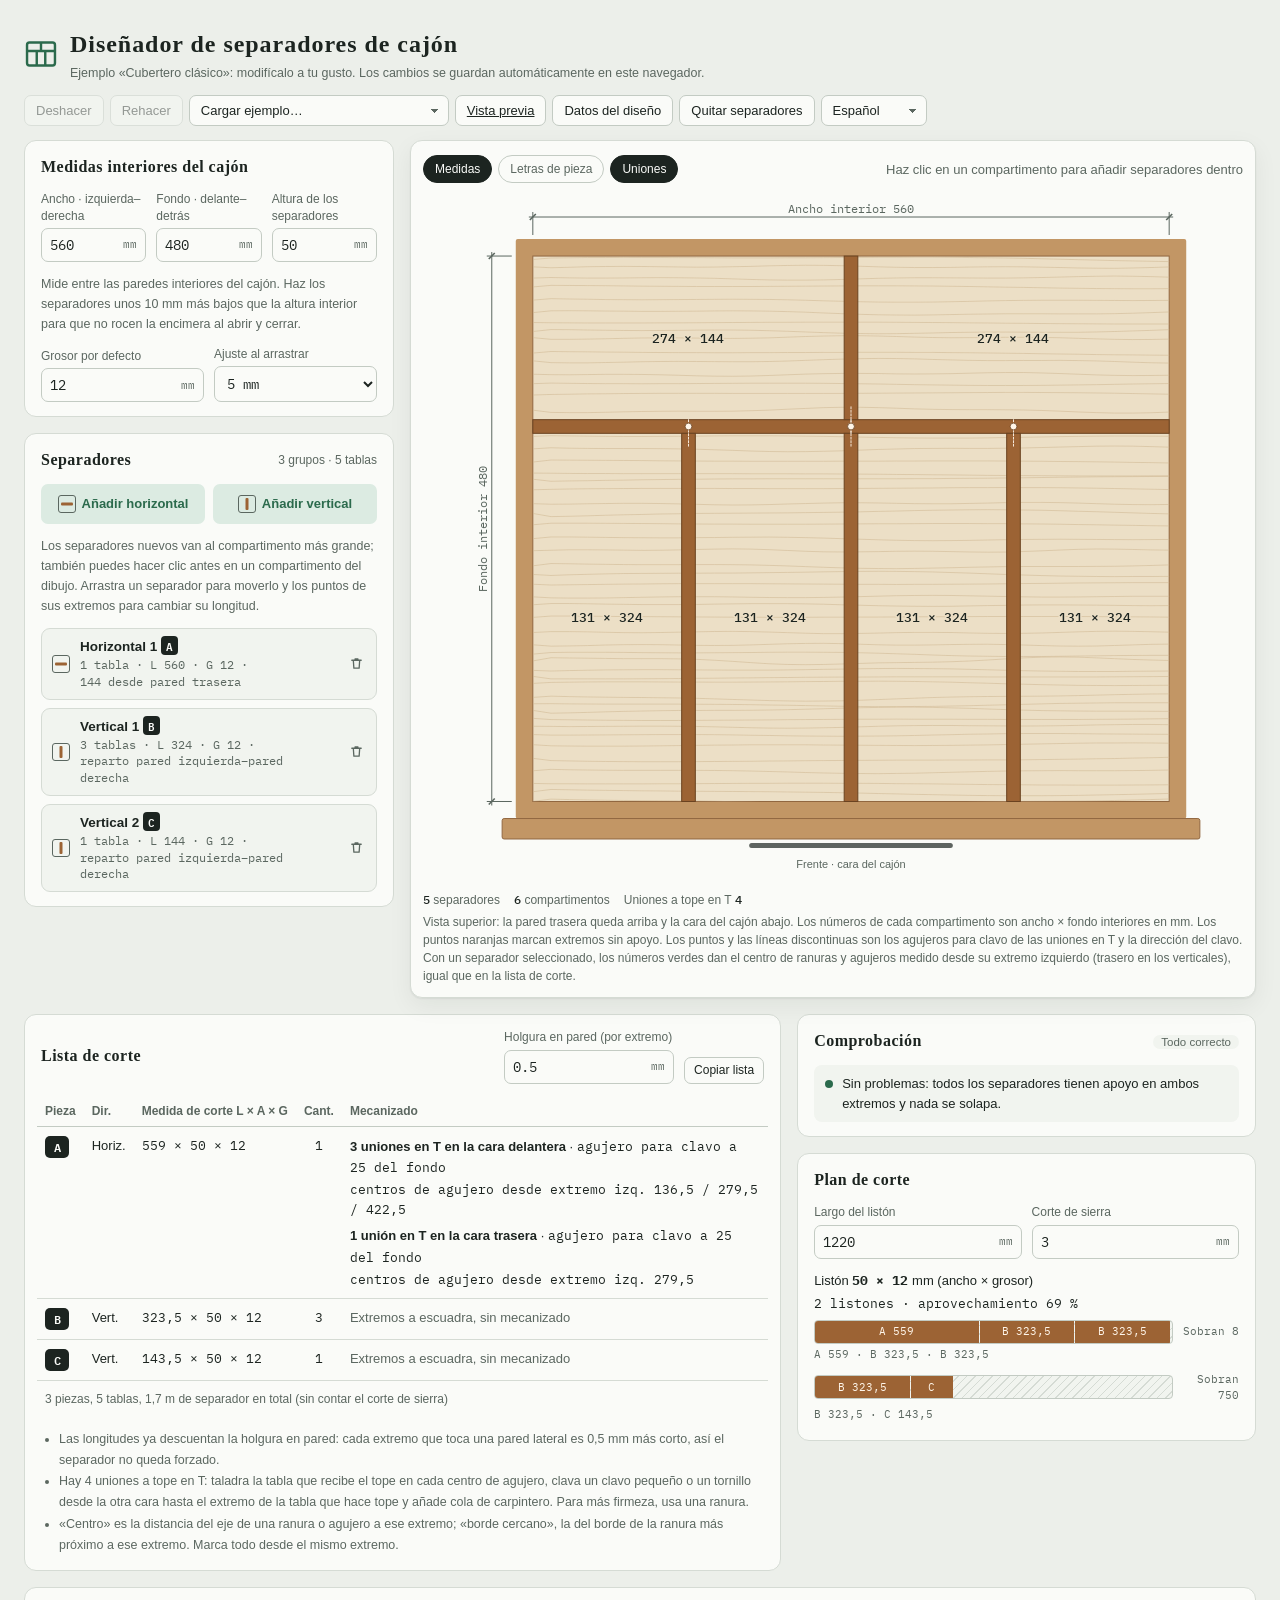
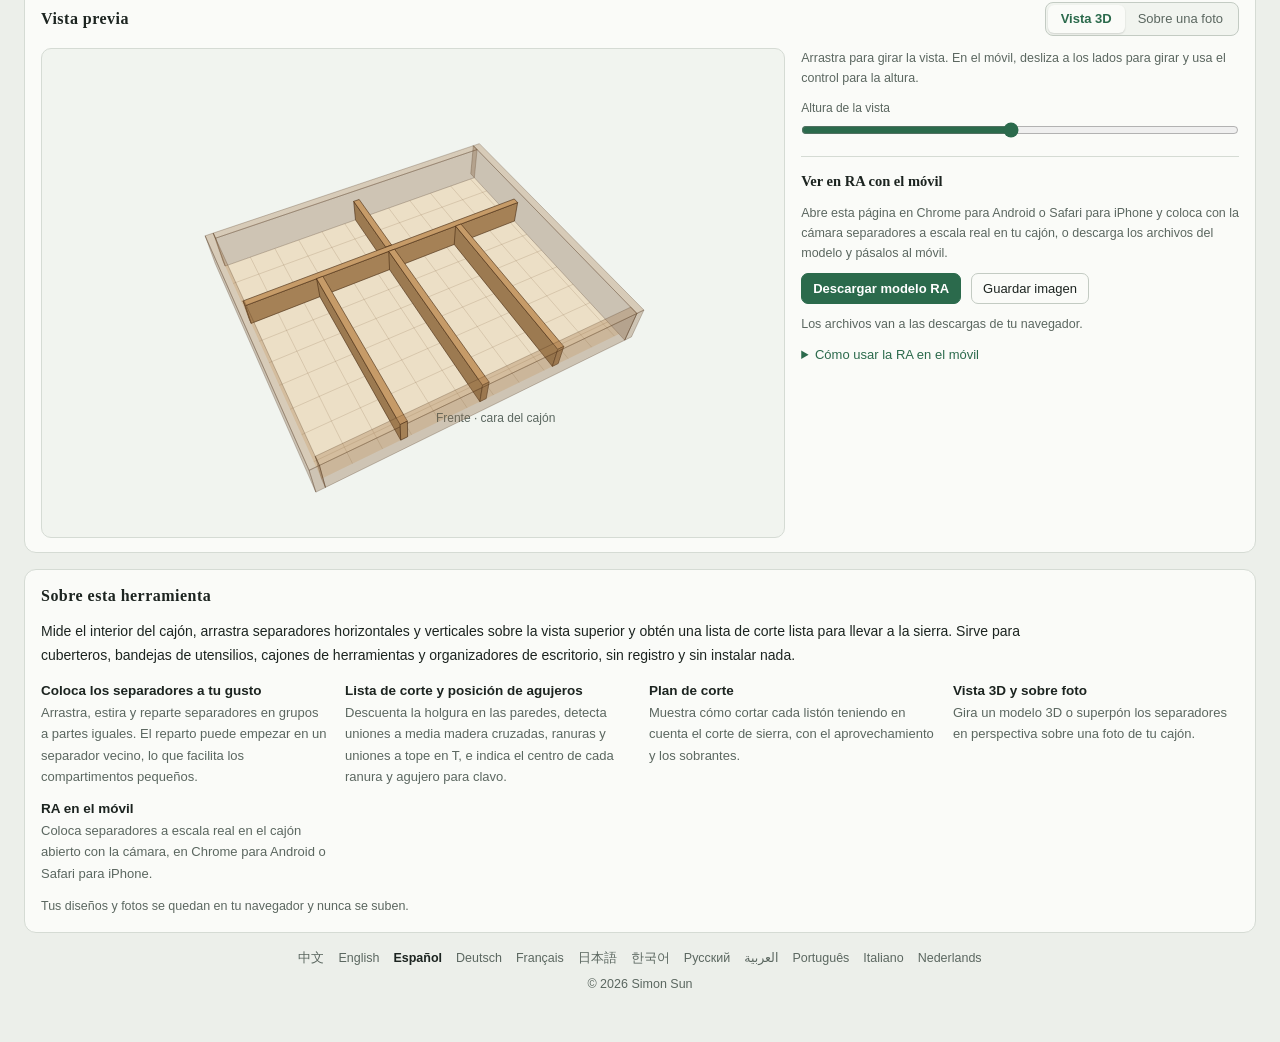
<file: es/index.html>
<!doctype html>
<html lang="es" dir="ltr">
<!-- Generated by tools/build.mjs from src/page.html and i18n/es.json. Edit those, then run the build. -->
<head>
<meta charset="utf-8">
<meta name="viewport" content="width=device-width,initial-scale=1,viewport-fit=cover">
<title>Diseñador de separadores de cajón: cubertero, lista de corte y RA</title>
<meta name="description" content="Diseña online separadores de madera para el cajón de cubiertos: lista de corte con ranuras y agujeros, plan de corte y vista previa en 3D o RA.">
<meta name="author" content="Simon Sun">
<link rel="canonical" href="https://drawer.everburstsun.net/es/">
<link rel="alternate" hreflang="zh-Hans" href="https://drawer.everburstsun.net/zh/">
<link rel="alternate" hreflang="en" href="https://drawer.everburstsun.net/en/">
<link rel="alternate" hreflang="es" href="https://drawer.everburstsun.net/es/">
<link rel="alternate" hreflang="de" href="https://drawer.everburstsun.net/de/">
<link rel="alternate" hreflang="fr" href="https://drawer.everburstsun.net/fr/">
<link rel="alternate" hreflang="ja" href="https://drawer.everburstsun.net/ja/">
<link rel="alternate" hreflang="ko" href="https://drawer.everburstsun.net/ko/">
<link rel="alternate" hreflang="ru" href="https://drawer.everburstsun.net/ru/">
<link rel="alternate" hreflang="ar" href="https://drawer.everburstsun.net/ar/">
<link rel="alternate" hreflang="pt" href="https://drawer.everburstsun.net/pt/">
<link rel="alternate" hreflang="it" href="https://drawer.everburstsun.net/it/">
<link rel="alternate" hreflang="nl" href="https://drawer.everburstsun.net/nl/">
<link rel="alternate" hreflang="x-default" href="https://drawer.everburstsun.net/">
<meta property="og:type" content="website">
<meta property="og:site_name" content="Diseñador de separadores de cajón">
<meta property="og:title" content="Diseñador de separadores de cajón: cubertero, lista de corte y RA">
<meta property="og:description" content="Diseña online separadores de madera para el cajón de cubiertos: lista de corte con ranuras y agujeros, plan de corte y vista previa en 3D o RA.">
<meta property="og:url" content="https://drawer.everburstsun.net/es/">
<meta property="og:image" content="https://drawer.everburstsun.net/og/es.png">
<meta property="og:image:width" content="1200">
<meta property="og:image:height" content="630">
<meta property="og:image:alt" content="Diseñador de separadores de cajón">
<meta property="og:locale" content="es_ES">
<meta property="og:locale:alternate" content="zh_CN">
<meta property="og:locale:alternate" content="en_US">
<meta property="og:locale:alternate" content="de_DE">
<meta property="og:locale:alternate" content="fr_FR">
<meta property="og:locale:alternate" content="ja_JP">
<meta property="og:locale:alternate" content="ko_KR">
<meta property="og:locale:alternate" content="ru_RU">
<meta property="og:locale:alternate" content="ar_AR">
<meta property="og:locale:alternate" content="pt_BR">
<meta property="og:locale:alternate" content="it_IT">
<meta property="og:locale:alternate" content="nl_NL">
<meta name="twitter:card" content="summary_large_image">
<meta name="theme-color" content="#ECEFEA" media="(prefers-color-scheme: light)">
<meta name="theme-color" content="#121714" media="(prefers-color-scheme: dark)">
<meta name="color-scheme" content="light dark">
<link rel="icon" href="../favicon.svg" type="image/svg+xml">
<link rel="apple-touch-icon" href="../apple-touch-icon.png">
<link rel="preconnect" href="https://fonts.googleapis.com">
<link rel="preconnect" href="https://fonts.gstatic.com" crossorigin>
<link rel="stylesheet" href="https://fonts.googleapis.com/css2?family=IBM+Plex+Mono:wght@400;500;600&family=Noto+Serif:wght@600;700&display=swap">
<link rel="stylesheet" href="../css/style.css?v=d5b70543">
<style>:root{--f-title:"Noto Serif",Georgia,"Times New Roman",serif;--f-body:-apple-system,BlinkMacSystemFont,"Segoe UI",Roboto,"Helvetica Neue",Arial,system-ui,sans-serif}</style>
<script type="application/ld+json">{"@context":"https://schema.org","@type":"WebApplication","name":"Diseñador de separadores de cajón","url":"https://drawer.everburstsun.net/es/","description":"Diseña online separadores de madera para el cajón de cubiertos: lista de corte con ranuras y agujeros, plan de corte y vista previa en 3D o RA.","inLanguage":"es","applicationCategory":"DesignApplication","operatingSystem":"Any","browserRequirements":"Requiere JavaScript. La RA en vivo necesita Chrome en Android (ARCore) o Safari en iPhone.","isAccessibleForFree":true,"image":"https://drawer.everburstsun.net/og/es.png","offers":{"@type":"Offer","price":"0","priceCurrency":"USD"},"featureList":["Coloca los separadores a tu gustoArrastra, estira y reparte separadores en grupos a partes iguales. El reparto puede empezar en un separador vecino, lo que facilita los compartimentos pequeños.","Lista de corte y posición de agujerosDescuenta la holgura en las paredes, detecta uniones a media madera cruzadas, ranuras y uniones a tope en T, e indica el centro de cada ranura y agujero para clavo.","Plan de corteMuestra cómo cortar cada listón teniendo en cuenta el corte de sierra, con el aprovechamiento y los sobrantes.","Vista 3D y sobre fotoGira un modelo 3D o superpón los separadores en perspectiva sobre una foto de tu cajón.","RA en el móvilColoca separadores a escala real en el cajón abierto con la cámara, en Chrome para Android o Safari para iPhone."],"author":{"@type":"Person","name":"Simon Sun"},"copyrightYear":2026}</script>
</head>
<body>
<!-- page:start -->
<header class="top">
  <div class="brand">
    <svg class="mark" viewBox="0 0 28 28" width="34" height="34" aria-hidden="true"><rect x="2.5" y="4.5" width="23" height="19" rx="2" fill="none" stroke="currentColor" stroke-width="2"/><path d="M2.5 11.5h23M10.5 11.5v12M17.5 11.5v12M14 4.5v7" fill="none" stroke="currentColor" stroke-width="2"/></svg>
    <div>
      <h1>Diseñador de separadores de cajón</h1>
      <p class="sub" id="saveNote">Los cambios se guardan automáticamente en este navegador.</p>
    </div>
  </div>
  <div class="tools">
    <button type="button" class="btn" id="undoBtn" title="Deshacer (⌘Z / Ctrl+Z)">Deshacer</button>
    <button type="button" class="btn" id="redoBtn" title="Rehacer (⇧⌘Z / Ctrl+Y)">Rehacer</button>
    <select class="btn" id="presetSel" aria-label="Cargar un diseño de ejemplo">
      <option value="">Cargar ejemplo…</option>
    </select>
    <a class="btn" href="#ar">Vista previa</a>
    <button type="button" class="btn" id="dataBtn">Datos del diseño</button>
    <button type="button" class="btn danger" id="clearBtn">Quitar separadores</button>
    <select class="btn" id="langSel" aria-label="Idioma" data-env="web"><option value="zh" lang="zh-CN">中文</option><option value="en" lang="en">English</option><option value="es" lang="es" selected>Español</option><option value="de" lang="de">Deutsch</option><option value="fr" lang="fr">Français</option><option value="ja" lang="ja">日本語</option><option value="ko" lang="ko">한국어</option><option value="ru" lang="ru">Русский</option><option value="ar" lang="ar">العربية</option><option value="pt" lang="pt-BR">Português</option><option value="it" lang="it">Italiano</option><option value="nl" lang="nl">Nederlands</option></select>
  </div>
</header>
<noscript><p class="noscript">Esta herramienta necesita JavaScript.</p></noscript>

<main class="work">
  <aside class="rail">
    <section class="card" aria-labelledby="h-drawer">
      <h2 id="h-drawer">Medidas interiores del cajón</h2>
      <div class="fields three">
        <label class="fld"><span>Ancho · izquierda–derecha</span><span class="num"><input id="inW" type="number" step="any" min="100" max="2400" inputmode="decimal"><em>mm</em></span></label>
        <label class="fld"><span>Fondo · delante–detrás</span><span class="num"><input id="inD" type="number" step="any" min="100" max="2400" inputmode="decimal"><em>mm</em></span></label>
        <label class="fld"><span>Altura de los separadores</span><span class="num"><input id="inH" type="number" step="any" min="10" max="300" inputmode="decimal"><em>mm</em></span></label>
      </div>
      <p class="hint">Mide entre las paredes interiores del cajón. Haz los separadores unos 10 mm más bajos que la altura interior para que no rocen la encimera al abrir y cerrar.</p>
      <div class="fields two">
        <label class="fld"><span>Grosor por defecto</span><span class="num"><input id="inT" type="number" step="any" min="3" max="50" inputmode="decimal"><em>mm</em></span></label>
        <label class="fld"><span>Ajuste al arrastrar</span><span class="num"><select id="inSnap"><option value="0">Sin ajuste</option><option value="1">1 mm</option><option value="5">5 mm</option><option value="10">10 mm</option></select></span></label>
      </div>
    </section>

    <section class="card" aria-labelledby="h-groups">
      <div class="card-head"><h2 id="h-groups">Separadores</h2><span class="count" id="boardCount"></span></div>
      <div class="add-row">
        <button type="button" class="btn add" data-add="h"><span class="glyph h" aria-hidden="true"></span>Añadir horizontal</button>
        <button type="button" class="btn add" data-add="v"><span class="glyph v" aria-hidden="true"></span>Añadir vertical</button>
      </div>
      <p class="hint">Los separadores nuevos van al compartimento más grande; también puedes hacer clic antes en un compartimento del dibujo. Arrastra un separador para moverlo y los puntos de sus extremos para cambiar su longitud.</p>
      <div id="groups" class="groups"></div>
    </section>
  </aside>

  <section class="stage" aria-label="Vista superior">
    <div class="stage-inner">
      <div class="stage-bar">
        <div class="chips" role="group" aria-label="Mostrar en el dibujo">
          <button type="button" class="chip" data-view="dims">Medidas</button>
          <button type="button" class="chip" data-view="parts">Letras de pieza</button>
          <button type="button" class="chip" data-view="joints">Uniones</button>
        </div>
        <div class="ctx" id="ctx"></div>
      </div>
      <div class="canvas-wrap" id="wrap">
        <svg id="svg" xmlns="http://www.w3.org/2000/svg" role="img" aria-label="Vista superior del cajón"><g id="scene"></g></svg>
      </div>
      <div class="stage-foot" id="summary"></div>
    </div>
  </section>
</main>

<section class="lower">
  <div class="card" aria-labelledby="h-cut">
    <div class="card-head">
      <h2 id="h-cut">Lista de corte</h2>
      <div class="row">
        <label class="fld gap-fld"><span>Holgura en pared (por extremo)</span><span class="num"><input id="inGap" type="number" step="any" min="0" max="5" inputmode="decimal"><em>mm</em></span></label>
        <button type="button" class="btn sm" id="copyCut" style="align-self:end">Copiar lista</button>
      </div>
    </div>
    <div class="table-wrap">
      <table class="cut-table">
        <thead><tr><th>Pieza</th><th>Dir.</th><th>Medida de corte L × A × G</th><th class="c">Cant.</th><th>Mecanizado</th></tr></thead>
        <tbody id="cutBody"></tbody>
        <tfoot><tr><td colspan="5" id="cutFoot"></td></tr></tfoot>
      </table>
    </div>
    <ul class="notes" id="cutNotes"></ul>
  </div>

  <div class="side-col">
    <div class="card" aria-labelledby="h-iss">
      <div class="card-head"><h2 id="h-iss">Comprobación</h2><span id="issCount"></span></div>
      <ul id="issues"></ul>
    </div>
    <div class="card" aria-labelledby="h-stock">
      <h2 id="h-stock">Plan de corte</h2>
      <div class="fields two">
        <label class="fld"><span>Largo del listón</span><span class="num"><input id="inStock" type="number" step="any" min="200" max="6000" inputmode="decimal"><em>mm</em></span></label>
        <label class="fld"><span>Corte de sierra</span><span class="num"><input id="inKerf" type="number" step="any" min="0" max="10" inputmode="decimal"><em>mm</em></span></label>
      </div>
      <div id="stock"></div>
    </div>
  </div>
</section>

<section class="card ar" id="ar" aria-labelledby="h-ar">
  <div class="card-head">
    <h2 id="h-ar">Vista previa</h2>
    <div class="seg" role="group" aria-label="Modo de vista previa">
      <button type="button" data-armode="3d" aria-pressed="true">Vista 3D</button>
      <button type="button" data-armode="photo" aria-pressed="false">Sobre una foto</button>
    </div>
  </div>
  <div class="ar-grid">
    <div class="ar-stage" id="arStage">
      <canvas id="arCanvas" aria-label="Vista previa 3D de los separadores"></canvas>
      <div class="ar-empty" id="arEmpty" hidden>
        <svg viewBox="0 0 48 48" width="44" height="44" aria-hidden="true"><path d="M8 16h7l3-5h12l3 5h7v22H8z" fill="none" stroke="currentColor" stroke-width="2.4" stroke-linejoin="round"/><circle cx="24" cy="26" r="7" fill="none" stroke="currentColor" stroke-width="2.4"/></svg>
        <p>Haz una foto del cajón abierto y los separadores se colocan en ella a tamaño real.</p>
        <label class="btn primary file-btn">Hacer o elegir foto<input type="file" accept="image/*" data-arfile></label>
      </div>
    </div>
    <div class="ar-side">
      <div class="ar-ctl" id="ar3dCtl">
        <p class="hint">Arrastra para girar la vista. En el móvil, desliza a los lados para girar y usa el control para la altura.</p>
        <label class="fld"><span>Altura de la vista</span><input type="range" id="arPitch" min="15" max="88" value="50"></label>
      </div>
      <div class="ar-ctl" id="arPhotoCtl" hidden>
        <ol class="steps">
          <li>Abre el cajón y fotografíalo en diagonal desde arriba y delante, con las cuatro esquinas interiores del fondo a la vista.</li>
          <li>Arrastra los cuatro puntos a las esquinas interiores del fondo: detrás izquierda, detrás derecha, delante derecha y delante izquierda.</li>
          <li>Los separadores se dibujan sobre la foto a su tamaño de diseño y en perspectiva.</li>
        </ol>
        <label class="btn file-btn" id="arFileBtn">Hacer o elegir foto<input type="file" accept="image/*" data-arfile></label>
        <label class="fld"><span>Opacidad de los separadores</span><input type="range" id="arAlpha" min="30" max="100" value="92"></label>
        <label class="check"><input type="checkbox" id="arOutline" checked> Mostrar el contorno del fondo</label>
        <button type="button" class="btn sm" id="arReset">Restablecer esquinas</button>
        <p class="hint">La foto se procesa solo en tu navegador y nunca se sube.</p>
      </div>
      <div class="ar-export">
        <h3>Ver en RA con el móvil</h3>
        <p class="hint" id="arLiveNote">Descarga un modelo 3D a escala real y colócalo en el cajón con la cámara del móvil.</p>
        <div class="row">
          <button type="button" class="btn primary" id="arLiveBtn" hidden>Ver en el cajón (RA)</button>
          <button type="button" class="btn primary" id="arModelBtn" disabled>Descargar modelo RA</button>
          <button type="button" class="btn" id="arShotBtn" disabled>Guardar imagen</button>
        </div>
        <p class="hint" id="arDlNote">Comprobando si se pueden guardar archivos…</p>
        <details>
          <summary>Cómo usar la RA en el móvil</summary>
          <p data-env="web" hidden><b>Android:</b> abre esta página en Chrome y toca «Ver en el cajón (RA)»; la primera vez pide acceso a la cámara. Abre el cajón y mueve el móvil despacio sobre el fondo. Cuando aparezca un anillo, toca la pantalla para colocar los separadores; después arrastra con un dedo y gira con dos hasta que el contorno verde coincida con las paredes interiores (el borde naranja es el frente). El móvil debe ser compatible con ARCore.</p>
          <p data-env="web" hidden><b>iPhone / iPad:</b> abre esta página en Safari y toca «Ver en el cajón (RA)» para abrir AR Quick Look, integrado en el sistema. Apunta al fondo del cajón; cuando aparezca el modelo, arrástralo y gíralo con dos dedos hasta que la base translúcida coincida con el fondo del cajón.</p>
          <p data-env="web" hidden><b>Archivos del modelo:</b> «Descargar modelo RA» te da un zip con drawer-dividers.usdz para iPhone y drawer-dividers.glb para visores 3D en Android o en el ordenador, ambos a escala real.</p>
          <p data-env="claude"><b>iPhone / iPad:</b> en la app Archivos, toca el zip descargado para descomprimirlo, abre drawer-dividers.usdz y cambia a «AR» arriba. Apunta al fondo del cajón; cuando aparezca el modelo, arrástralo y gíralo con dos dedos hasta que la base translúcida coincida con el fondo. Mantenlo al 100 % y verás el tamaño real.</p>
          <p data-env="claude"><b>Android:</b> descomprímelo y abre drawer-dividers.glb con un visor 3D o RA compatible con GLB. Las apps de serie varían según el móvil; en algunos hay que instalar una.</p>
        </details>
      </div>
    </div>
  </div>
</section>

<section class="card about" aria-labelledby="h-about">
  <h2 id="h-about">Sobre esta herramienta</h2>
  <p>Mide el interior del cajón, arrastra separadores horizontales y verticales sobre la vista superior y obtén una lista de corte lista para llevar a la sierra. Sirve para cuberteros, bandejas de utensilios, cajones de herramientas y organizadores de escritorio, sin registro y sin instalar nada.</p>
  <ul class="about-list">
    <li><b>Coloca los separadores a tu gusto</b>Arrastra, estira y reparte separadores en grupos a partes iguales. El reparto puede empezar en un separador vecino, lo que facilita los compartimentos pequeños.</li>
    <li><b>Lista de corte y posición de agujeros</b>Descuenta la holgura en las paredes, detecta uniones a media madera cruzadas, ranuras y uniones a tope en T, e indica el centro de cada ranura y agujero para clavo.</li>
    <li><b>Plan de corte</b>Muestra cómo cortar cada listón teniendo en cuenta el corte de sierra, con el aprovechamiento y los sobrantes.</li>
    <li><b>Vista 3D y sobre foto</b>Gira un modelo 3D o superpón los separadores en perspectiva sobre una foto de tu cajón.</li>
    <li><b>RA en el móvil</b>Coloca separadores a escala real en el cajón abierto con la cámara, en Chrome para Android o Safari para iPhone.</li>
  </ul>
  <p class="hint">Tus diseños y fotos se quedan en tu navegador y nunca se suben.</p>
</section>

<footer class="foot" data-env="web">
  <nav class="lang-nav" aria-label="Idioma"><a href="../zh/" hreflang="zh-Hans" lang="zh-CN" data-lang="zh">中文</a><a href="../en/" hreflang="en" lang="en" data-lang="en">English</a><a href="../es/" hreflang="es" lang="es" data-lang="es" aria-current="page">Español</a><a href="../de/" hreflang="de" lang="de" data-lang="de">Deutsch</a><a href="../fr/" hreflang="fr" lang="fr" data-lang="fr">Français</a><a href="../ja/" hreflang="ja" lang="ja" data-lang="ja">日本語</a><a href="../ko/" hreflang="ko" lang="ko" data-lang="ko">한국어</a><a href="../ru/" hreflang="ru" lang="ru" data-lang="ru">Русский</a><a href="../ar/" hreflang="ar" lang="ar" data-lang="ar">العربية</a><a href="../pt/" hreflang="pt" lang="pt-BR" data-lang="pt">Português</a><a href="../it/" hreflang="it" lang="it" data-lang="it">Italiano</a><a href="../nl/" hreflang="nl" lang="nl" data-lang="nl">Nederlands</a></nav>
  <p dir="ltr">© 2026 Simon Sun</p>
</footer>

<div class="overlay" id="dlg" hidden>
  <div class="dlg" role="dialog" aria-modal="true" aria-labelledby="dlgTitle">
    <h2 id="dlgTitle"></h2>
    <p class="hint" id="dlgHint"></p>
    <textarea id="dlgText" spellcheck="false" aria-label="Texto del diseño"></textarea>
    <p class="dlg-msg" id="dlgMsg"></p>
    <div class="row end">
      <button type="button" class="btn" id="dlgCopy">Copiar</button>
      <button type="button" class="btn primary" id="dlgImport">Importar este texto</button>
      <button type="button" class="btn" id="dlgClose">Cerrar</button>
    </div>
  </div>
</div>
<div class="toast" id="toast" role="status" hidden></div>
<div class="xr-overlay" id="xrOverlay" hidden>
  <p class="xr-hint" id="xrHint" role="status"></p>
  <div class="xr-bar" id="xrBar">
    <button type="button" class="btn" id="xrRotL" aria-label="Girar 1° en sentido antihorario" hidden>↺ 1°</button>
    <button type="button" class="btn" id="xrRotR" aria-label="Girar 1° en sentido horario" hidden>↻ 1°</button>
    <button type="button" class="btn" id="xrAgain" hidden>Volver a colocar</button>
    <button type="button" class="btn primary" id="xrExit">Salir de RA</button>
  </div>
</div>
<!-- page:end -->
<script>window.I18N={"lang":"es","dec":",","msg":{"name.h":"Horizontal {n}","name.v":"Vertical {n}","short.h":"Horiz.","short.v":"Vert.","wall.back":"pared trasera","wall.front":"pared delantera","wall.left":"pared izquierda","wall.right":"pared derecha","end.left":"el extremo izquierdo","end.right":"el extremo derecho","end.back":"el extremo trasero","end.front":"el extremo delantero","board.nth":"{name}, tabla {n}","preset.classic":"Cubertero clásico","preset.grid":"Cuadrícula de 3 × 3","preset.long":"Zona de mangos largos con casillas","preset.strips":"Cinco ranuras largas","preset.option":"{name} ({W} × {D})","iss.clash":"{a} y {b} se solapan en una esquina; acorta uno para que termine en el lateral del otro","iss.overlapSelf":"Las tablas de {name} se solapan; aumenta la separación o usa menos tablas","iss.overlap":"{a} y {b} se solapan","iss.evenTight":{"one":"El tramo de reparto de {name} mide solo {w} mm; no cabe una tabla de {t} mm","other":"El tramo de reparto de {name} mide solo {w} mm; no caben {n} tablas de {t} mm"},"iss.outside":"{name} sobresale {d} mm de la pared del cajón","iss.whoAll":" ({n} tablas)","iss.whoSome":" ({k} de {n} tablas)","iss.dangle":"{name}{who}: {end} queda sin apoyo, a {gap} mm de la pared o el separador más cercano","iss.narrow":{"one":"{n} compartimento mide menos de 30 mm; queda muy justo para cubiertos","other":"{n} compartimentos miden menos de 30 mm; quedan muy justos para cubiertos"},"iss.ok":"Sin problemas: todos los separadores tienen apoyo en ambos extremos y nada se solapa.","iss.bad":{"one":"{n} problema","other":"{n} problemas"},"iss.warn":{"one":"{n} aviso","other":"{n} avisos"},"iss.pass":"Todo correcto","svg.front":"Frente · cara del cajón","svg.compTip":"Medida interior del compartimento {w} × {h} mm","svg.compTipOdd":"Compartimento irregular, unos {a} cm²","svg.boardTip":"{name} · pieza {part} · largo {L} mm","svg.knobTip":"Arrastra para mover {end}","svg.innerW":"Ancho interior {v}","svg.innerD":"Fondo interior {v}","sum.boards":{"one":"\u003cb>{n}\u003c/b> separador","other":"\u003cb>{n}\u003c/b> separadores"},"sum.comps":{"one":"\u003cb>{n}\u003c/b> compartimento","other":"\u003cb>{n}\u003c/b> compartimentos"},"sum.cross":"Medias maderas cruzadas \u003cb>{n}\u003c/b>","sum.lap":"Medias maderas en extremo \u003cb>{n}\u003c/b>","sum.dado":"Ranuras \u003cb>{n}\u003c/b>","sum.butt":"Uniones a tope en T \u003cb>{n}\u003c/b>","legend":"Vista superior: la pared trasera queda arriba y la cara del cajón abajo. Los números de cada compartimento son ancho × fondo interiores en mm. Los puntos naranjas marcan extremos sin apoyo.","legend.holes":"Los puntos y las líneas discontinuas son los agujeros para clavo de las uniones en T y la dirección del clavo. Con un separador seleccionado, los números verdes dan el centro de ranuras y agujeros medido desde su extremo izquierdo (trasero en los verticales), igual que en la lista de corte.","punct.sp":" ","punct.comma":", ","punct.semi":"; ","punct.list":", ","toast.sample":"Se ha cargado el ejemplo «{name}». Puedes deshacerlo.","toast.cleared":"Separadores quitados. Puedes deshacerlo.","copy.head":"Cajón interior {W} × {D} mm, separadores de {H} mm de alto","copy.item":"{head}: {details}","copy.plain":"extremos a escuadra","copy.fallback":"El navegador no permite copiar directamente. Selecciona todo el texto de abajo y cópialo tú.","data.title":"Datos del diseño","data.hint":"Este texto contiene todo el diseño. Guarda una copia; pégalo aquí y pulsa «Importar este texto» para recuperarlo, o envíaselo a alguien.","data.bad":"Este texto no son datos de diseño válidos. Pega el texto completo copiado de «Datos del diseño».","cut.title":"Lista de corte","toast.cutCopied":"Lista de corte copiada","toast.copied":"Copiado","toast.copyKeys":"Pulsa ⌘C / Ctrl+C para copiar el texto seleccionado","toast.imported":{"one":"Se ha importado {n} grupo de separadores","other":"Se han importado {n} grupos de separadores"},"ref.board":"separador","ref.custom":"Valor propio","sum.count":{"one":"{n} tabla","other":"{n} tablas"},"sum.len":"L {v}","sum.thk":"G {v}","sum.even":"reparto {a}–{b}","sum.from":"{v} desde {ref}","calc.range":"Tramo {a}–{b}, ancho \u003cb>{w}\u003c/b> mm","calc.rangeGap":"Tramo {a}–{b}, ancho \u003cb>{w}\u003c/b> mm, \u003cb>{c}\u003c/b> mm libres entre tablas","calc.noFit":"Estas tablas no caben","calc.auto":"Usar los separadores más cercanos a cada lado","calc.manual.h":"Primera tabla a \u003cb>{first}\u003c/b> mm de la pared trasera; última a \u003cb>{last}\u003c/b> mm de {end}","calc.manual.v":"Primera tabla a \u003cb>{first}\u003c/b> mm de la pared izquierda; última a \u003cb>{last}\u003c/b> mm de {end}","card.orient":"Dirección","card.fewer":"Una menos","card.more":"Una más","card.count":"Cantidad","card.pcs":"tablas","f.L":"Longitud","f.t":"Ancho (grosor)","f.start.h":"Inicio · extremo izq. desde pared izq.","f.start.v":"Inicio · extremo trasero desde pared trasera","btn.full":"De lado a lado","btn.fullTip":"Ir de una pared lateral a la otra","btn.fit":"Ajustar","btn.fitTip":"Alargar o acortar hasta los separadores o paredes más cercanos a cada lado","card.pos":"Posición","card.posMode":"Modo de posición","mode.even":"Reparto","mode.manual":"Manual","f.aRef":"El reparto empieza en","f.bRef":"El reparto termina en","f.a.h":"Inicio · desde pared trasera","f.a.v":"Inicio · desde pared izquierda","f.b.h":"Fin · desde pared trasera","f.b.v":"Fin · desde pared izquierda","f.posRef":"Primera tabla medida desde","f.off":"Distancia","f.gap":"Hueco libre entre tablas","card.delTip":"Eliminar este grupo de separadores","card.del":"Eliminar {name}","groups.empty":"Aún no hay separadores. Usa los botones de arriba o haz clic antes en un compartimento del dibujo.","count.groups":{"one":"{n} grupo","other":"{n} grupos"},"count.boards":{"one":"{n} tabla","other":"{n} tablas"},"count.parts":{"one":"{n} pieza","other":"{n} piezas"},"live.h":"{pos} desde pared trasera · L {L}","live.v":"{pos} desde pared izquierda · L {L}","ctx.keys":"Las flechas mueven 1 mm; con Mayús, 10 mm","ctx.del":"Eliminar","ctx.comp":"Compartimento","ctx.addIn":"Añadir dentro:","ctx.nAria":"Número de tablas","ctx.n":{"one":"{n} tabla","other":"{n} tablas"},"ctx.addH":"Horizontal","ctx.addV":"Vertical","ctx.hint":"Haz clic en un compartimento para añadir separadores dentro","proc.lap.h":{"one":"{n} ranura a media madera, abierta abajo","other":"{n} ranuras a media madera, abiertas abajo"},"proc.lap.v":{"one":"{n} ranura a media madera, abierta arriba","other":"{n} ranuras a media madera, abiertas arriba"},"proc.dado.back":{"one":"{n} ranura en la cara trasera","other":"{n} ranuras en la cara trasera"},"proc.dado.front":{"one":"{n} ranura en la cara delantera","other":"{n} ranuras en la cara delantera"},"proc.dado.left":{"one":"{n} ranura en la cara izquierda","other":"{n} ranuras en la cara izquierda"},"proc.dado.right":{"one":"{n} ranura en la cara derecha","other":"{n} ranuras en la cara derecha"},"proc.butt.back":{"one":"{n} unión en T en la cara trasera","other":"{n} uniones en T en la cara trasera"},"proc.butt.front":{"one":"{n} unión en T en la cara delantera","other":"{n} uniones en T en la cara delantera"},"proc.butt.left":{"one":"{n} unión en T en la cara izquierda","other":"{n} uniones en T en la cara izquierda"},"proc.butt.right":{"one":"{n} unión en T en la cara derecha","other":"{n} uniones en T en la cara derecha"},"proc.size":"ancho {w}, profundidad {d}","proc.nail":"agujero para clavo a {h} del fondo","proc.center.h":"centros desde extremo izq. {list}","proc.center.v":"centros desde extremo trasero {list}","proc.edge.h":"bordes cercanos desde extremo izq. {list}","proc.edge.v":"bordes cercanos desde extremo trasero {list}","proc.hole.h":"centros de agujero desde extremo izq. {list}","proc.hole.v":"centros de agujero desde extremo trasero {list}","proc.none":"Extremos a escuadra, sin mecanizado","cut.empty":"Aún no hay separadores.","cut.foot":"{parts}, {boards}, {len} m de separador en total (sin contar el corte de sierra)","note.gap":"Las longitudes ya descuentan la holgura en pared: cada extremo que toca una pared lateral es {g} mm más corto, así el separador no queda forzado.","note.lap":"Las ranuras a media madera tienen la mitad de la altura, {d} mm de profundidad. Los separadores horizontales se ranuran por abajo y los verticales por arriba, y encajan entre sí.","note.dado":"La ranura deja que el extremo de un separador entre en el lateral de otra tabla; su profundidad es lo que entra.","note.butt":{"one":"Hay {n} unión a tope en T: taladra la tabla que recibe el tope en el centro del agujero, clava un clavo pequeño o un tornillo desde la otra cara hasta el extremo de la tabla que hace tope y añade cola de carpintero. Para más firmeza, usa una ranura.","other":"Hay {n} uniones a tope en T: taladra la tabla que recibe el tope en cada centro de agujero, clava un clavo pequeño o un tornillo desde la otra cara hasta el extremo de la tabla que hace tope y añade cola de carpintero. Para más firmeza, usa una ranura."},"note.pos":"«Centro» es la distancia del eje de una ranura o agujero a ese extremo; «borde cercano», la del borde de la ranura más próximo a ese extremo. Marca todo desde el mismo extremo.","stock.tip":"Pieza {part} · {len} mm","stock.left":"Sobran {v}","stock.over":"Más largas que el listón: pieza {parts}. Usa listones más largos o empalma piezas.","stock.head":"Listón {size} mm (ancho × grosor)","stock.bars":{"one":"{n} listón · aprovechamiento {u} %","other":"{n} listones · aprovechamiento {u} %"},"stock.empty":"Cuando añadas separadores, aquí verás cómo cortar cada listón.","save.note":"Los cambios se guardan automáticamente en este navegador.","save.sample":"Ejemplo «{name}»: modifícalo a tu gusto. Los cambios se guardan automáticamente en este navegador.","toast.noRoom":{"one":"Aquí solo hay {w} mm; no cabe una tabla de {t} mm","other":"Aquí solo hay {w} mm; no caben {n} tablas de {t} mm"},"toast.deleted":"{name} eliminado. Puedes deshacerlo.","corner.lb":"Detrás izq.","corner.rb":"Detrás der.","corner.rf":"Delante der.","corner.lf":"Delante izq.","photo.order":"Sigue el orden: detrás izq. → detrás der. → delante der. → delante izq.","photo.change":"Usar otra foto","toast.dragCorners":"Arrastra los cuatro puntos a las esquinas interiores del fondo del cajón","toast.badPhoto":"No se puede abrir esta foto. Prueba con un JPG o PNG.","dl.web":"Los archivos van a las descargas de tu navegador.","dl.claudeOk":"Antes de guardar verás el nombre y el tamaño del archivo y podrás confirmar.","dl.claudeNo":"Aquí no se pueden guardar archivos. Abre esta página en claude.ai o en la app de Claude para descargarlos.","toast.saveBusy":"Ya hay una confirmación de guardado abierta. Inténtalo de nuevo en un momento.","toast.saveTooLarge":"El archivo es demasiado grande y no se ha guardado.","toast.saveFail":"Ahora mismo no se pueden guardar archivos aquí.","readme.title":"Separadores de cajón · Modelo RA (escala real)","readme.size":{"one":"Cajón interior {W} × {D} mm, separadores de {H} mm de alto, {n} separador.","other":"Cajón interior {W} × {D} mm, separadores de {H} mm de alto, {n} separadores."},"readme.base":"La placa fina translúcida del modelo es el fondo del cajón; alinéala con el cajón real.","readme.ios1":"1. En la app Archivos, toca este zip para descomprimirlo.","readme.ios2":"2. Abre drawer-dividers.usdz y cambia a «AR» arriba.","readme.ios3":"3. Apunta al fondo del cajón; cuando aparezca el modelo, arrástralo y gíralo con dos dedos hasta que la base translúcida coincida con el fondo. Mantenlo al 100 %.","readme.android":"Abre drawer-dividers.glb con un visor 3D o RA compatible con GLB.","readme.web":"También puedes abrir la página de diseño en Chrome y tocar «Ver en el cajón (RA)».","file.zip":"separadores-cajon-modelo-RA.zip","file.jpg":"separadores-cajon-vista.jpg","toast.modelSaved":"Modelo RA guardado","toast.shotSaved":"Imagen guardada","toast.shotFail":"No se ha podido crear la imagen","xr.search":"Abre el cajón y mueve el móvil despacio sobre el fondo para que la cámara lo vea","xr.aim":"El anillo marca el centro de los separadores. Apúntalo al centro del fondo del cajón y toca para colocar","xr.placed":"Arrastra con un dedo y gira con dos hasta que el contorno verde coincida con las paredes interiores. El borde naranja es el frente","live.xr":"Usa la cámara del móvil para colocar separadores a escala real en el cajón abierto. La primera vez pide acceso a la cámara.","live.ql":"Usa AR Quick Look, integrado en el iPhone, para colocar separadores a escala real en el cajón abierto.","live.none":"Abre esta página en Chrome para Android o Safari para iPhone y coloca con la cámara separadores a escala real en tu cajón, o descarga los archivos del modelo y pásalos al móvil.","live.insecure":"La RA con cámara necesita abrir esta página desde una dirección https. De momento puedes descargar los archivos del modelo y pasarlos al móvil.","toast.xrDenied":"Sin acceso a la cámara. Permítelo en los ajustes del sitio del navegador y vuelve a intentarlo.","toast.xrHttps":"La RA necesita abrir esta página desde una dirección https","toast.xrUnsupported":"Este móvil no puede abrir RA web ahora mismo","toast.xrFail":"No se ha podido iniciar la RA. Prueba otro navegador o actualiza Chrome."}};</script>
<script src="../js/i18n.js?v=c1e11480"></script>
<script src="../js/model.js?v=72e23013"></script>
<script src="../js/ar-math.js?v=f782135c"></script>
<script src="../js/drawing.js?v=40b28a5b"></script>
<script src="../js/panels.js?v=c0389acb"></script>
<script src="../js/events.js?v=ae5be8ad"></script>
<script src="../js/preview.js?v=74a0c278"></script>
<script src="../js/live-ar.js?v=a1f0803b"></script>
<script src="../js/main.js?v=de32ab88"></script>
</body>
</html>
</file>
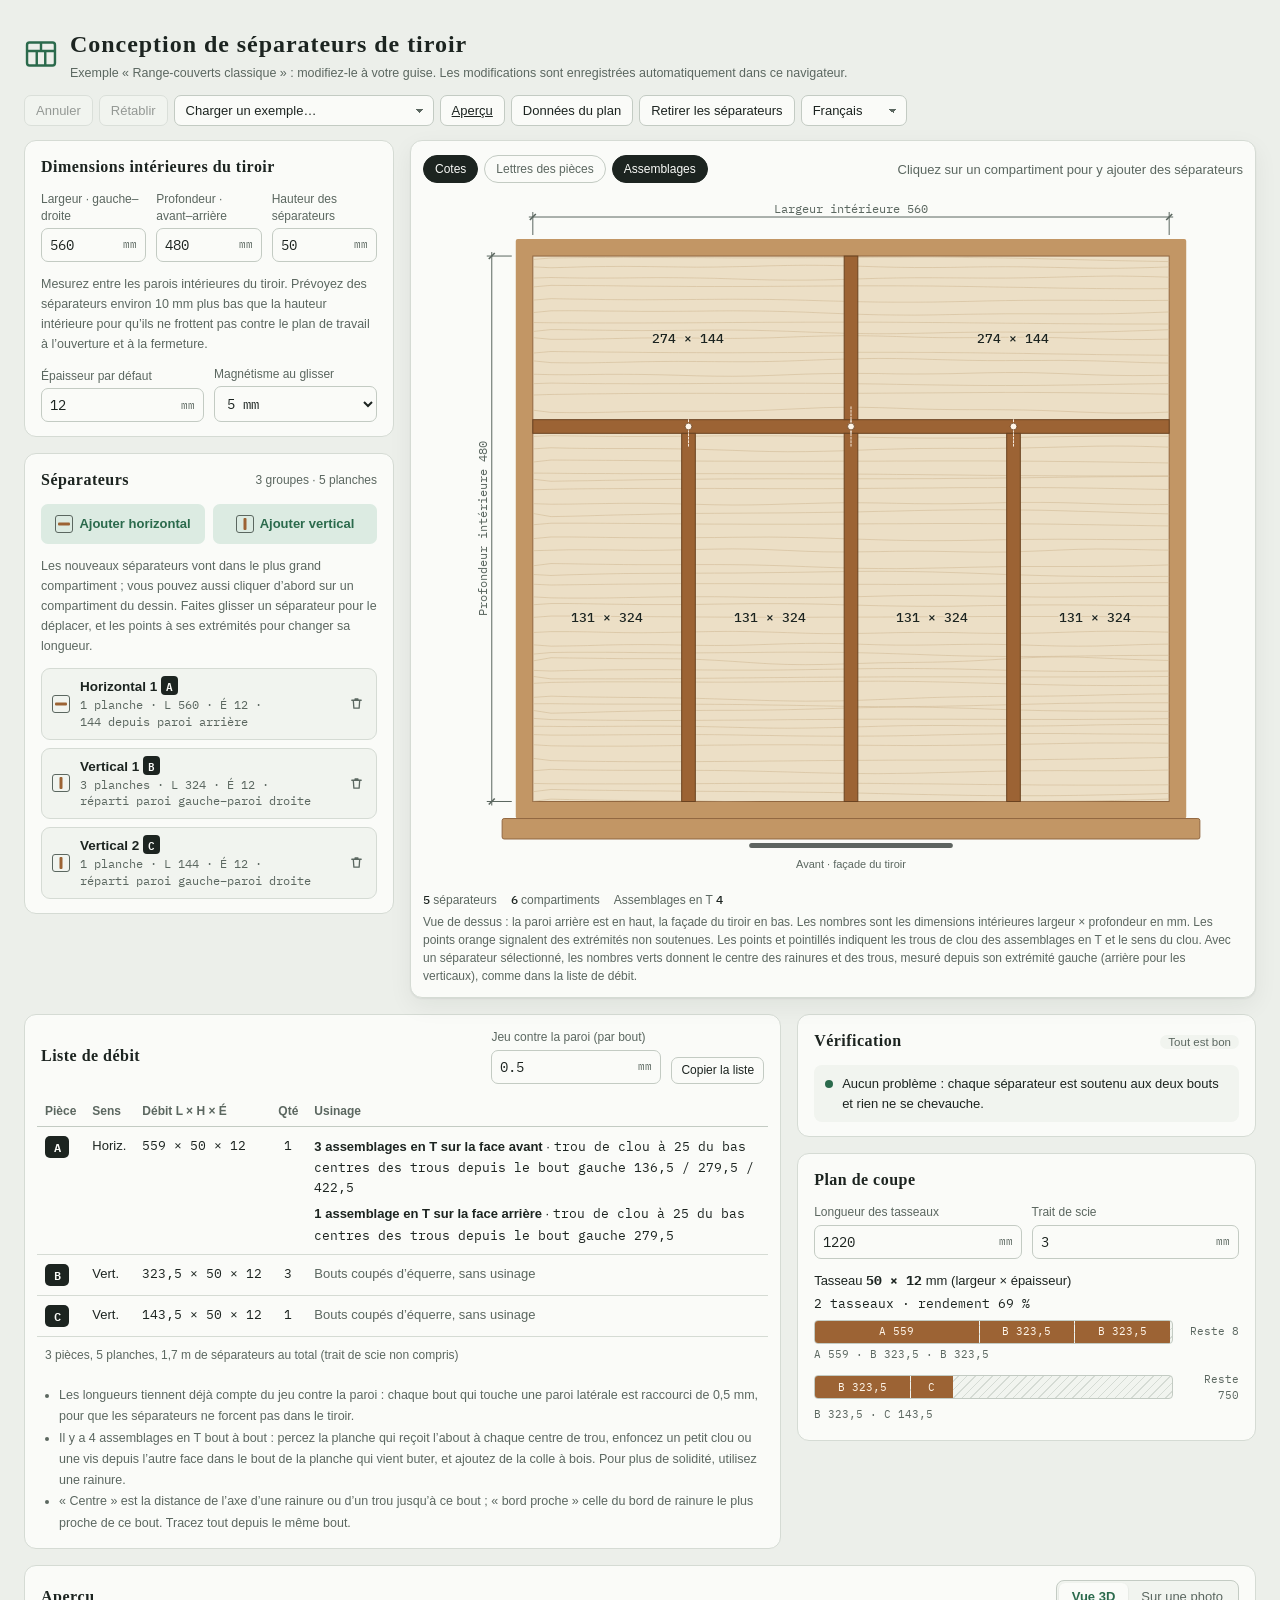
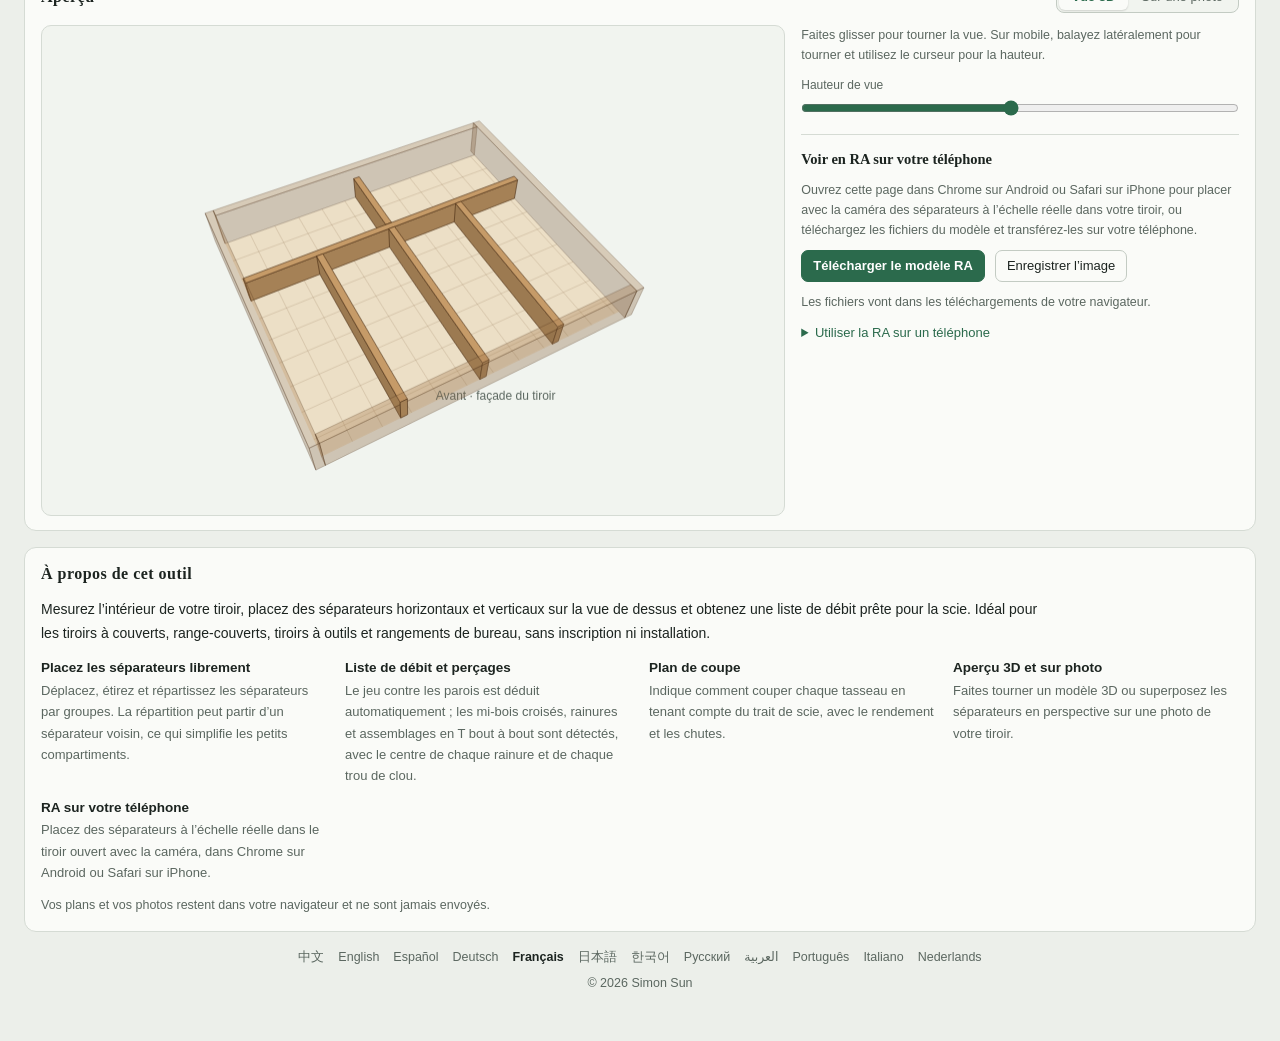
<file: fr/index.html>
<!doctype html>
<html lang="fr" dir="ltr">
<!-- Generated by tools/build.mjs from src/page.html and i18n/fr.json. Edit those, then run the build. -->
<head>
<meta charset="utf-8">
<meta name="viewport" content="width=device-width,initial-scale=1,viewport-fit=cover">
<title>Séparateurs de tiroir à couverts : plan, liste de débit et RA</title>
<meta name="description" content="Concevez en ligne les séparateurs en bois de votre tiroir à couverts : liste de débit avec rainures et perçages, plan de coupe et aperçu 3D ou RA.">
<meta name="author" content="Simon Sun">
<link rel="canonical" href="https://drawer.everburstsun.net/fr/">
<link rel="alternate" hreflang="zh-Hans" href="https://drawer.everburstsun.net/zh/">
<link rel="alternate" hreflang="en" href="https://drawer.everburstsun.net/en/">
<link rel="alternate" hreflang="es" href="https://drawer.everburstsun.net/es/">
<link rel="alternate" hreflang="de" href="https://drawer.everburstsun.net/de/">
<link rel="alternate" hreflang="fr" href="https://drawer.everburstsun.net/fr/">
<link rel="alternate" hreflang="ja" href="https://drawer.everburstsun.net/ja/">
<link rel="alternate" hreflang="ko" href="https://drawer.everburstsun.net/ko/">
<link rel="alternate" hreflang="ru" href="https://drawer.everburstsun.net/ru/">
<link rel="alternate" hreflang="ar" href="https://drawer.everburstsun.net/ar/">
<link rel="alternate" hreflang="pt" href="https://drawer.everburstsun.net/pt/">
<link rel="alternate" hreflang="it" href="https://drawer.everburstsun.net/it/">
<link rel="alternate" hreflang="nl" href="https://drawer.everburstsun.net/nl/">
<link rel="alternate" hreflang="x-default" href="https://drawer.everburstsun.net/">
<meta property="og:type" content="website">
<meta property="og:site_name" content="Conception de séparateurs de tiroir">
<meta property="og:title" content="Séparateurs de tiroir à couverts : plan, liste de débit et RA">
<meta property="og:description" content="Concevez en ligne les séparateurs en bois de votre tiroir à couverts : liste de débit avec rainures et perçages, plan de coupe et aperçu 3D ou RA.">
<meta property="og:url" content="https://drawer.everburstsun.net/fr/">
<meta property="og:image" content="https://drawer.everburstsun.net/og/fr.png">
<meta property="og:image:width" content="1200">
<meta property="og:image:height" content="630">
<meta property="og:image:alt" content="Conception de séparateurs de tiroir">
<meta property="og:locale" content="fr_FR">
<meta property="og:locale:alternate" content="zh_CN">
<meta property="og:locale:alternate" content="en_US">
<meta property="og:locale:alternate" content="es_ES">
<meta property="og:locale:alternate" content="de_DE">
<meta property="og:locale:alternate" content="ja_JP">
<meta property="og:locale:alternate" content="ko_KR">
<meta property="og:locale:alternate" content="ru_RU">
<meta property="og:locale:alternate" content="ar_AR">
<meta property="og:locale:alternate" content="pt_BR">
<meta property="og:locale:alternate" content="it_IT">
<meta property="og:locale:alternate" content="nl_NL">
<meta name="twitter:card" content="summary_large_image">
<meta name="theme-color" content="#ECEFEA" media="(prefers-color-scheme: light)">
<meta name="theme-color" content="#121714" media="(prefers-color-scheme: dark)">
<meta name="color-scheme" content="light dark">
<link rel="icon" href="../favicon.svg" type="image/svg+xml">
<link rel="apple-touch-icon" href="../apple-touch-icon.png">
<link rel="preconnect" href="https://fonts.googleapis.com">
<link rel="preconnect" href="https://fonts.gstatic.com" crossorigin>
<link rel="stylesheet" href="https://fonts.googleapis.com/css2?family=IBM+Plex+Mono:wght@400;500;600&family=Noto+Serif:wght@600;700&display=swap">
<link rel="stylesheet" href="../css/style.css?v=d5b70543">
<style>:root{--f-title:"Noto Serif",Georgia,"Times New Roman",serif;--f-body:-apple-system,BlinkMacSystemFont,"Segoe UI",Roboto,"Helvetica Neue",Arial,system-ui,sans-serif}</style>
<script type="application/ld+json">{"@context":"https://schema.org","@type":"WebApplication","name":"Conception de séparateurs de tiroir","url":"https://drawer.everburstsun.net/fr/","description":"Concevez en ligne les séparateurs en bois de votre tiroir à couverts : liste de débit avec rainures et perçages, plan de coupe et aperçu 3D ou RA.","inLanguage":"fr","applicationCategory":"DesignApplication","operatingSystem":"Any","browserRequirements":"JavaScript requis. La RA en direct nécessite Chrome sur Android (ARCore) ou Safari sur iPhone.","isAccessibleForFree":true,"image":"https://drawer.everburstsun.net/og/fr.png","offers":{"@type":"Offer","price":"0","priceCurrency":"USD"},"featureList":["Placez les séparateurs librementDéplacez, étirez et répartissez les séparateurs par groupes. La répartition peut partir d’un séparateur voisin, ce qui simplifie les petits compartiments.","Liste de débit et perçagesLe jeu contre les parois est déduit automatiquement ; les mi-bois croisés, rainures et assemblages en T bout à bout sont détectés, avec le centre de chaque rainure et de chaque trou de clou.","Plan de coupeIndique comment couper chaque tasseau en tenant compte du trait de scie, avec le rendement et les chutes.","Aperçu 3D et sur photoFaites tourner un modèle 3D ou superposez les séparateurs en perspective sur une photo de votre tiroir.","RA sur votre téléphonePlacez des séparateurs à l’échelle réelle dans le tiroir ouvert avec la caméra, dans Chrome sur Android ou Safari sur iPhone."],"author":{"@type":"Person","name":"Simon Sun"},"copyrightYear":2026}</script>
</head>
<body>
<!-- page:start -->
<header class="top">
  <div class="brand">
    <svg class="mark" viewBox="0 0 28 28" width="34" height="34" aria-hidden="true"><rect x="2.5" y="4.5" width="23" height="19" rx="2" fill="none" stroke="currentColor" stroke-width="2"/><path d="M2.5 11.5h23M10.5 11.5v12M17.5 11.5v12M14 4.5v7" fill="none" stroke="currentColor" stroke-width="2"/></svg>
    <div>
      <h1>Conception de séparateurs de tiroir</h1>
      <p class="sub" id="saveNote">Les modifications sont enregistrées automatiquement dans ce navigateur.</p>
    </div>
  </div>
  <div class="tools">
    <button type="button" class="btn" id="undoBtn" title="Annuler (⌘Z / Ctrl+Z)">Annuler</button>
    <button type="button" class="btn" id="redoBtn" title="Rétablir (⇧⌘Z / Ctrl+Y)">Rétablir</button>
    <select class="btn" id="presetSel" aria-label="Charger un plan d’exemple">
      <option value="">Charger un exemple…</option>
    </select>
    <a class="btn" href="#ar">Aperçu</a>
    <button type="button" class="btn" id="dataBtn">Données du plan</button>
    <button type="button" class="btn danger" id="clearBtn">Retirer les séparateurs</button>
    <select class="btn" id="langSel" aria-label="Langue" data-env="web"><option value="zh" lang="zh-CN">中文</option><option value="en" lang="en">English</option><option value="es" lang="es">Español</option><option value="de" lang="de">Deutsch</option><option value="fr" lang="fr" selected>Français</option><option value="ja" lang="ja">日本語</option><option value="ko" lang="ko">한국어</option><option value="ru" lang="ru">Русский</option><option value="ar" lang="ar">العربية</option><option value="pt" lang="pt-BR">Português</option><option value="it" lang="it">Italiano</option><option value="nl" lang="nl">Nederlands</option></select>
  </div>
</header>
<noscript><p class="noscript">Cet outil nécessite JavaScript.</p></noscript>

<main class="work">
  <aside class="rail">
    <section class="card" aria-labelledby="h-drawer">
      <h2 id="h-drawer">Dimensions intérieures du tiroir</h2>
      <div class="fields three">
        <label class="fld"><span>Largeur · gauche–droite</span><span class="num"><input id="inW" type="number" step="any" min="100" max="2400" inputmode="decimal"><em>mm</em></span></label>
        <label class="fld"><span>Profondeur · avant–arrière</span><span class="num"><input id="inD" type="number" step="any" min="100" max="2400" inputmode="decimal"><em>mm</em></span></label>
        <label class="fld"><span>Hauteur des séparateurs</span><span class="num"><input id="inH" type="number" step="any" min="10" max="300" inputmode="decimal"><em>mm</em></span></label>
      </div>
      <p class="hint">Mesurez entre les parois intérieures du tiroir. Prévoyez des séparateurs environ 10 mm plus bas que la hauteur intérieure pour qu’ils ne frottent pas contre le plan de travail à l’ouverture et à la fermeture.</p>
      <div class="fields two">
        <label class="fld"><span>Épaisseur par défaut</span><span class="num"><input id="inT" type="number" step="any" min="3" max="50" inputmode="decimal"><em>mm</em></span></label>
        <label class="fld"><span>Magnétisme au glisser</span><span class="num"><select id="inSnap"><option value="0">Désactivé</option><option value="1">1 mm</option><option value="5">5 mm</option><option value="10">10 mm</option></select></span></label>
      </div>
    </section>

    <section class="card" aria-labelledby="h-groups">
      <div class="card-head"><h2 id="h-groups">Séparateurs</h2><span class="count" id="boardCount"></span></div>
      <div class="add-row">
        <button type="button" class="btn add" data-add="h"><span class="glyph h" aria-hidden="true"></span>Ajouter horizontal</button>
        <button type="button" class="btn add" data-add="v"><span class="glyph v" aria-hidden="true"></span>Ajouter vertical</button>
      </div>
      <p class="hint">Les nouveaux séparateurs vont dans le plus grand compartiment ; vous pouvez aussi cliquer d’abord sur un compartiment du dessin. Faites glisser un séparateur pour le déplacer, et les points à ses extrémités pour changer sa longueur.</p>
      <div id="groups" class="groups"></div>
    </section>
  </aside>

  <section class="stage" aria-label="Vue de dessus">
    <div class="stage-inner">
      <div class="stage-bar">
        <div class="chips" role="group" aria-label="Afficher sur le dessin">
          <button type="button" class="chip" data-view="dims">Cotes</button>
          <button type="button" class="chip" data-view="parts">Lettres des pièces</button>
          <button type="button" class="chip" data-view="joints">Assemblages</button>
        </div>
        <div class="ctx" id="ctx"></div>
      </div>
      <div class="canvas-wrap" id="wrap">
        <svg id="svg" xmlns="http://www.w3.org/2000/svg" role="img" aria-label="Vue de dessus du tiroir"><g id="scene"></g></svg>
      </div>
      <div class="stage-foot" id="summary"></div>
    </div>
  </section>
</main>

<section class="lower">
  <div class="card" aria-labelledby="h-cut">
    <div class="card-head">
      <h2 id="h-cut">Liste de débit</h2>
      <div class="row">
        <label class="fld gap-fld"><span>Jeu contre la paroi (par bout)</span><span class="num"><input id="inGap" type="number" step="any" min="0" max="5" inputmode="decimal"><em>mm</em></span></label>
        <button type="button" class="btn sm" id="copyCut" style="align-self:end">Copier la liste</button>
      </div>
    </div>
    <div class="table-wrap">
      <table class="cut-table">
        <thead><tr><th>Pièce</th><th>Sens</th><th>Débit L × H × É</th><th class="c">Qté</th><th>Usinage</th></tr></thead>
        <tbody id="cutBody"></tbody>
        <tfoot><tr><td colspan="5" id="cutFoot"></td></tr></tfoot>
      </table>
    </div>
    <ul class="notes" id="cutNotes"></ul>
  </div>

  <div class="side-col">
    <div class="card" aria-labelledby="h-iss">
      <div class="card-head"><h2 id="h-iss">Vérification</h2><span id="issCount"></span></div>
      <ul id="issues"></ul>
    </div>
    <div class="card" aria-labelledby="h-stock">
      <h2 id="h-stock">Plan de coupe</h2>
      <div class="fields two">
        <label class="fld"><span>Longueur des tasseaux</span><span class="num"><input id="inStock" type="number" step="any" min="200" max="6000" inputmode="decimal"><em>mm</em></span></label>
        <label class="fld"><span>Trait de scie</span><span class="num"><input id="inKerf" type="number" step="any" min="0" max="10" inputmode="decimal"><em>mm</em></span></label>
      </div>
      <div id="stock"></div>
    </div>
  </div>
</section>

<section class="card ar" id="ar" aria-labelledby="h-ar">
  <div class="card-head">
    <h2 id="h-ar">Aperçu</h2>
    <div class="seg" role="group" aria-label="Mode d’aperçu">
      <button type="button" data-armode="3d" aria-pressed="true">Vue 3D</button>
      <button type="button" data-armode="photo" aria-pressed="false">Sur une photo</button>
    </div>
  </div>
  <div class="ar-grid">
    <div class="ar-stage" id="arStage">
      <canvas id="arCanvas" aria-label="Aperçu 3D des séparateurs"></canvas>
      <div class="ar-empty" id="arEmpty" hidden>
        <svg viewBox="0 0 48 48" width="44" height="44" aria-hidden="true"><path d="M8 16h7l3-5h12l3 5h7v22H8z" fill="none" stroke="currentColor" stroke-width="2.4" stroke-linejoin="round"/><circle cx="24" cy="26" r="7" fill="none" stroke="currentColor" stroke-width="2.4"/></svg>
        <p>Prenez en photo le tiroir ouvert : les séparateurs y sont placés à leur taille réelle.</p>
        <label class="btn primary file-btn">Prendre ou choisir une photo<input type="file" accept="image/*" data-arfile></label>
      </div>
    </div>
    <div class="ar-side">
      <div class="ar-ctl" id="ar3dCtl">
        <p class="hint">Faites glisser pour tourner la vue. Sur mobile, balayez latéralement pour tourner et utilisez le curseur pour la hauteur.</p>
        <label class="fld"><span>Hauteur de vue</span><input type="range" id="arPitch" min="15" max="88" value="50"></label>
      </div>
      <div class="ar-ctl" id="arPhotoCtl" hidden>
        <ol class="steps">
          <li>Ouvrez le tiroir et photographiez-le de biais, par l’avant et en hauteur, avec les quatre coins intérieurs du fond dans le cadre.</li>
          <li>Faites glisser les quatre points sur les coins intérieurs du fond : arrière gauche, arrière droit, avant droit, avant gauche.</li>
          <li>Les séparateurs sont dessinés sur la photo à leurs dimensions, en perspective.</li>
        </ol>
        <label class="btn file-btn" id="arFileBtn">Prendre ou choisir une photo<input type="file" accept="image/*" data-arfile></label>
        <label class="fld"><span>Opacité des séparateurs</span><input type="range" id="arAlpha" min="30" max="100" value="92"></label>
        <label class="check"><input type="checkbox" id="arOutline" checked> Afficher le contour du fond</label>
        <button type="button" class="btn sm" id="arReset">Réinitialiser les coins</button>
        <p class="hint">La photo est traitée uniquement dans votre navigateur et n’est jamais envoyée.</p>
      </div>
      <div class="ar-export">
        <h3>Voir en RA sur votre téléphone</h3>
        <p class="hint" id="arLiveNote">Téléchargez un modèle 3D à l’échelle réelle et placez-le dans le vrai tiroir avec l’appareil photo de votre téléphone.</p>
        <div class="row">
          <button type="button" class="btn primary" id="arLiveBtn" hidden>Voir dans le tiroir (RA)</button>
          <button type="button" class="btn primary" id="arModelBtn" disabled>Télécharger le modèle RA</button>
          <button type="button" class="btn" id="arShotBtn" disabled>Enregistrer l’image</button>
        </div>
        <p class="hint" id="arDlNote">Vérification de l’enregistrement des fichiers…</p>
        <details>
          <summary>Utiliser la RA sur un téléphone</summary>
          <p data-env="web" hidden><b>Android :</b> ouvrez cette page dans Chrome et touchez « Voir dans le tiroir (RA) » ; la première fois, l’accès à la caméra est demandé. Ouvrez le tiroir et déplacez lentement le téléphone au-dessus du fond. Quand un anneau apparaît, touchez l’écran pour poser les séparateurs, puis faites glisser d’un doigt et tournez à deux doigts jusqu’à ce que le contour vert rejoigne les parois intérieures (le bord orange est l’avant). Le téléphone doit prendre en charge ARCore.</p>
          <p data-env="web" hidden><b>iPhone / iPad :</b> ouvrez cette page dans Safari et touchez « Voir dans le tiroir (RA) » pour ouvrir Coup d’œil RA, intégré au système. Visez le fond du tiroir ; quand le modèle apparaît, faites-le glisser et tournez-le à deux doigts jusqu’à ce que la base translucide recouvre le fond du tiroir.</p>
          <p data-env="web" hidden><b>Fichiers du modèle :</b> « Télécharger le modèle RA » fournit un zip avec drawer-dividers.usdz pour iPhone et drawer-dividers.glb pour les visionneuses 3D sur Android ou ordinateur, tous deux à l’échelle réelle.</p>
          <p data-env="claude"><b>iPhone / iPad :</b> dans l’app Fichiers, touchez le zip téléchargé pour le décompresser, ouvrez drawer-dividers.usdz et passez sur « RA » en haut. Visez le fond du tiroir ; quand le modèle apparaît, faites-le glisser et tournez-le à deux doigts jusqu’à ce que la base translucide recouvre le fond. À 100 %, vous voyez la taille réelle.</p>
          <p data-env="claude"><b>Android :</b> décompressez-le et ouvrez drawer-dividers.glb dans une visionneuse 3D ou RA compatible GLB. Les apps préinstallées varient selon les téléphones ; il faut parfois en installer une.</p>
        </details>
      </div>
    </div>
  </div>
</section>

<section class="card about" aria-labelledby="h-about">
  <h2 id="h-about">À propos de cet outil</h2>
  <p>Mesurez l’intérieur de votre tiroir, placez des séparateurs horizontaux et verticaux sur la vue de dessus et obtenez une liste de débit prête pour la scie. Idéal pour les tiroirs à couverts, range-couverts, tiroirs à outils et rangements de bureau, sans inscription ni installation.</p>
  <ul class="about-list">
    <li><b>Placez les séparateurs librement</b>Déplacez, étirez et répartissez les séparateurs par groupes. La répartition peut partir d’un séparateur voisin, ce qui simplifie les petits compartiments.</li>
    <li><b>Liste de débit et perçages</b>Le jeu contre les parois est déduit automatiquement ; les mi-bois croisés, rainures et assemblages en T bout à bout sont détectés, avec le centre de chaque rainure et de chaque trou de clou.</li>
    <li><b>Plan de coupe</b>Indique comment couper chaque tasseau en tenant compte du trait de scie, avec le rendement et les chutes.</li>
    <li><b>Aperçu 3D et sur photo</b>Faites tourner un modèle 3D ou superposez les séparateurs en perspective sur une photo de votre tiroir.</li>
    <li><b>RA sur votre téléphone</b>Placez des séparateurs à l’échelle réelle dans le tiroir ouvert avec la caméra, dans Chrome sur Android ou Safari sur iPhone.</li>
  </ul>
  <p class="hint">Vos plans et vos photos restent dans votre navigateur et ne sont jamais envoyés.</p>
</section>

<footer class="foot" data-env="web">
  <nav class="lang-nav" aria-label="Langue"><a href="../zh/" hreflang="zh-Hans" lang="zh-CN" data-lang="zh">中文</a><a href="../en/" hreflang="en" lang="en" data-lang="en">English</a><a href="../es/" hreflang="es" lang="es" data-lang="es">Español</a><a href="../de/" hreflang="de" lang="de" data-lang="de">Deutsch</a><a href="../fr/" hreflang="fr" lang="fr" data-lang="fr" aria-current="page">Français</a><a href="../ja/" hreflang="ja" lang="ja" data-lang="ja">日本語</a><a href="../ko/" hreflang="ko" lang="ko" data-lang="ko">한국어</a><a href="../ru/" hreflang="ru" lang="ru" data-lang="ru">Русский</a><a href="../ar/" hreflang="ar" lang="ar" data-lang="ar">العربية</a><a href="../pt/" hreflang="pt" lang="pt-BR" data-lang="pt">Português</a><a href="../it/" hreflang="it" lang="it" data-lang="it">Italiano</a><a href="../nl/" hreflang="nl" lang="nl" data-lang="nl">Nederlands</a></nav>
  <p dir="ltr">© 2026 Simon Sun</p>
</footer>

<div class="overlay" id="dlg" hidden>
  <div class="dlg" role="dialog" aria-modal="true" aria-labelledby="dlgTitle">
    <h2 id="dlgTitle"></h2>
    <p class="hint" id="dlgHint"></p>
    <textarea id="dlgText" spellcheck="false" aria-label="Texte du plan"></textarea>
    <p class="dlg-msg" id="dlgMsg"></p>
    <div class="row end">
      <button type="button" class="btn" id="dlgCopy">Copier</button>
      <button type="button" class="btn primary" id="dlgImport">Importer ce texte</button>
      <button type="button" class="btn" id="dlgClose">Fermer</button>
    </div>
  </div>
</div>
<div class="toast" id="toast" role="status" hidden></div>
<div class="xr-overlay" id="xrOverlay" hidden>
  <p class="xr-hint" id="xrHint" role="status"></p>
  <div class="xr-bar" id="xrBar">
    <button type="button" class="btn" id="xrRotL" aria-label="Tourner de 1° dans le sens antihoraire" hidden>↺ 1°</button>
    <button type="button" class="btn" id="xrRotR" aria-label="Tourner de 1° dans le sens horaire" hidden>↻ 1°</button>
    <button type="button" class="btn" id="xrAgain" hidden>Replacer</button>
    <button type="button" class="btn primary" id="xrExit">Quitter la RA</button>
  </div>
</div>
<!-- page:end -->
<script>window.I18N={"lang":"fr","dec":",","msg":{"name.h":"Horizontal {n}","name.v":"Vertical {n}","short.h":"Horiz.","short.v":"Vert.","wall.back":"paroi arrière","wall.front":"paroi avant","wall.left":"paroi gauche","wall.right":"paroi droite","end.left":"l’extrémité gauche","end.right":"l’extrémité droite","end.back":"l’extrémité arrière","end.front":"l’extrémité avant","board.nth":"{name}, planche {n}","preset.classic":"Range-couverts classique","preset.grid":"Grille 3 × 3","preset.long":"Zone pour grands ustensiles et petites cases","preset.strips":"Cinq longues cases","preset.option":"{name} ({W} × {D})","iss.clash":"{a} et {b} se chevauchent dans un coin ; raccourcissez l’un pour qu’il s’arrête contre le côté de l’autre","iss.overlapSelf":"Les planches de {name} se chevauchent ; augmentez l’espacement ou réduisez leur nombre","iss.overlap":"{a} et {b} se chevauchent","iss.evenTight":{"one":"La plage de répartition de {name} ne fait que {w} mm, trop étroite pour une planche de {t} mm","other":"La plage de répartition de {name} ne fait que {w} mm, trop étroite pour {n} planches de {t} mm"},"iss.outside":"{name} dépasse la paroi du tiroir de {d} mm","iss.whoAll":" ({n} planches)","iss.whoSome":" ({k} planches sur {n})","iss.dangle":"{name}{who} : {end} n’est pas soutenue, à {gap} mm de la paroi ou du séparateur le plus proche","iss.narrow":{"one":"{n} compartiment fait moins de 30 mm, trop étroit pour des couverts","other":"{n} compartiments font moins de 30 mm, trop étroits pour des couverts"},"iss.ok":"Aucun problème : chaque séparateur est soutenu aux deux bouts et rien ne se chevauche.","iss.bad":{"one":"{n} problème","other":"{n} problèmes"},"iss.warn":{"one":"{n} avertissement","other":"{n} avertissements"},"iss.pass":"Tout est bon","svg.front":"Avant · façade du tiroir","svg.compTip":"Dimensions intérieures du compartiment {w} × {h} mm","svg.compTipOdd":"Compartiment irrégulier, environ {a} cm²","svg.boardTip":"{name} · pièce {part} · longueur {L} mm","svg.knobTip":"Faire glisser pour déplacer {end}","svg.innerW":"Largeur intérieure {v}","svg.innerD":"Profondeur intérieure {v}","sum.boards":{"one":"\u003cb>{n}\u003c/b> séparateur","other":"\u003cb>{n}\u003c/b> séparateurs"},"sum.comps":{"one":"\u003cb>{n}\u003c/b> compartiment","other":"\u003cb>{n}\u003c/b> compartiments"},"sum.cross":"Mi-bois croisés \u003cb>{n}\u003c/b>","sum.lap":"Mi-bois d’angle \u003cb>{n}\u003c/b>","sum.dado":"Rainures \u003cb>{n}\u003c/b>","sum.butt":"Assemblages en T \u003cb>{n}\u003c/b>","legend":"Vue de dessus : la paroi arrière est en haut, la façade du tiroir en bas. Les nombres sont les dimensions intérieures largeur × profondeur en mm. Les points orange signalent des extrémités non soutenues.","legend.holes":"Les points et pointillés indiquent les trous de clou des assemblages en T et le sens du clou. Avec un séparateur sélectionné, les nombres verts donnent le centre des rainures et des trous, mesuré depuis son extrémité gauche (arrière pour les verticaux), comme dans la liste de débit.","punct.sp":" ","punct.comma":", ","punct.semi":" ; ","punct.list":", ","toast.sample":"Exemple « {name} » chargé. Vous pouvez annuler.","toast.cleared":"Séparateurs retirés. Vous pouvez annuler.","copy.head":"Tiroir intérieur {W} × {D} mm, séparateurs de {H} mm de haut","copy.item":"{head} : {details}","copy.plain":"bouts coupés d’équerre","copy.fallback":"Le navigateur bloque la copie directe. Sélectionnez tout le texte ci-dessous et copiez-le vous-même.","data.title":"Données du plan","data.hint":"Ce texte contient tout le plan. Gardez-en une copie ; collez-le ici et appuyez sur « Importer ce texte » pour le restaurer, ou envoyez-le à quelqu’un.","data.bad":"Ce texte n’est pas un plan valide. Collez le texte complet copié depuis « Données du plan ».","cut.title":"Liste de débit","toast.cutCopied":"Liste de débit copiée","toast.copied":"Copié","toast.copyKeys":"Appuyez sur ⌘C / Ctrl+C pour copier le texte sélectionné","toast.imported":{"one":"{n} groupe de séparateurs importé","other":"{n} groupes de séparateurs importés"},"ref.board":"séparateur","ref.custom":"Valeur personnalisée","sum.count":{"one":"{n} planche","other":"{n} planches"},"sum.len":"L {v}","sum.thk":"É {v}","sum.even":"réparti {a}–{b}","sum.from":"{v} depuis {ref}","calc.range":"Plage {a}–{b}, largeur \u003cb>{w}\u003c/b> mm","calc.rangeGap":"Plage {a}–{b}, largeur \u003cb>{w}\u003c/b> mm, \u003cb>{c}\u003c/b> mm d’espace libre entre planches","calc.noFit":"Ces planches ne rentrent pas","calc.auto":"Prendre les séparateurs les plus proches de chaque côté","calc.manual.h":"Première planche à \u003cb>{first}\u003c/b> mm de la paroi arrière ; dernière à \u003cb>{last}\u003c/b> mm de {end}","calc.manual.v":"Première planche à \u003cb>{first}\u003c/b> mm de la paroi gauche ; dernière à \u003cb>{last}\u003c/b> mm de {end}","card.orient":"Sens","card.fewer":"Une de moins","card.more":"Une de plus","card.count":"Nombre","card.pcs":"planches","f.L":"Longueur","f.t":"Largeur (épaisseur)","f.start.h":"Départ · bout gauche depuis paroi gauche","f.start.v":"Départ · bout arrière depuis paroi arrière","btn.full":"Toute la largeur","btn.fullTip":"D’une paroi latérale à l’autre","btn.fit":"Ajuster","btn.fitTip":"Allonger ou raccourcir jusqu’aux séparateurs ou parois les plus proches de chaque côté","card.pos":"Position","card.posMode":"Positionnement","mode.even":"Réparti","mode.manual":"Libre","f.aRef":"Répartition depuis","f.bRef":"Répartition jusqu’à","f.a.h":"Début · depuis paroi arrière","f.a.v":"Début · depuis paroi gauche","f.b.h":"Fin · depuis paroi arrière","f.b.v":"Fin · depuis paroi gauche","f.posRef":"Première planche mesurée depuis","f.off":"Distance","f.gap":"Espace libre entre planches","card.delTip":"Supprimer ce groupe de séparateurs","card.del":"Supprimer {name}","groups.empty":"Aucun séparateur pour l’instant. Utilisez les boutons ci-dessus, ou cliquez d’abord sur un compartiment du dessin.","count.groups":{"one":"{n} groupe","other":"{n} groupes"},"count.boards":{"one":"{n} planche","other":"{n} planches"},"count.parts":{"one":"{n} pièce","other":"{n} pièces"},"live.h":"{pos} depuis paroi arrière · L {L}","live.v":"{pos} depuis paroi gauche · L {L}","ctx.keys":"Flèches : 1 mm, avec Maj : 10 mm","ctx.del":"Supprimer","ctx.comp":"Compartiment","ctx.addIn":"Ajouter dedans :","ctx.nAria":"Nombre de planches","ctx.n":{"one":"{n} planche","other":"{n} planches"},"ctx.addH":"Horizontal","ctx.addV":"Vertical","ctx.hint":"Cliquez sur un compartiment pour y ajouter des séparateurs","proc.lap.h":{"one":"{n} entaille à mi-bois, ouverte en bas","other":"{n} entailles à mi-bois, ouvertes en bas"},"proc.lap.v":{"one":"{n} entaille à mi-bois, ouverte en haut","other":"{n} entailles à mi-bois, ouvertes en haut"},"proc.dado.back":{"one":"{n} rainure sur la face arrière","other":"{n} rainures sur la face arrière"},"proc.dado.front":{"one":"{n} rainure sur la face avant","other":"{n} rainures sur la face avant"},"proc.dado.left":{"one":"{n} rainure sur la face gauche","other":"{n} rainures sur la face gauche"},"proc.dado.right":{"one":"{n} rainure sur la face droite","other":"{n} rainures sur la face droite"},"proc.butt.back":{"one":"{n} assemblage en T sur la face arrière","other":"{n} assemblages en T sur la face arrière"},"proc.butt.front":{"one":"{n} assemblage en T sur la face avant","other":"{n} assemblages en T sur la face avant"},"proc.butt.left":{"one":"{n} assemblage en T sur la face gauche","other":"{n} assemblages en T sur la face gauche"},"proc.butt.right":{"one":"{n} assemblage en T sur la face droite","other":"{n} assemblages en T sur la face droite"},"proc.size":"largeur {w}, profondeur {d}","proc.nail":"trou de clou à {h} du bas","proc.center.h":"centres depuis le bout gauche {list}","proc.center.v":"centres depuis le bout arrière {list}","proc.edge.h":"bords proches depuis le bout gauche {list}","proc.edge.v":"bords proches depuis le bout arrière {list}","proc.hole.h":"centres des trous depuis le bout gauche {list}","proc.hole.v":"centres des trous depuis le bout arrière {list}","proc.none":"Bouts coupés d’équerre, sans usinage","cut.empty":"Aucun séparateur pour l’instant.","cut.foot":"{parts}, {boards}, {len} m de séparateurs au total (trait de scie non compris)","note.gap":"Les longueurs tiennent déjà compte du jeu contre la paroi : chaque bout qui touche une paroi latérale est raccourci de {g} mm, pour que les séparateurs ne forcent pas dans le tiroir.","note.lap":"Les entailles à mi-bois font la moitié de la hauteur, soit {d} mm de profondeur. Les séparateurs horizontaux sont entaillés par le bas, les verticaux par le haut, et ils s’emboîtent.","note.dado":"Une rainure reçoit le bout d’un séparateur dans le flanc d’une autre planche ; sa profondeur est la profondeur d’emboîtement.","note.butt":{"one":"Il y a {n} assemblage en T bout à bout : percez la planche qui reçoit l’about au centre du trou, enfoncez un petit clou ou une vis depuis l’autre face dans le bout de la planche qui vient buter, et ajoutez de la colle à bois. Pour plus de solidité, utilisez une rainure.","other":"Il y a {n} assemblages en T bout à bout : percez la planche qui reçoit l’about à chaque centre de trou, enfoncez un petit clou ou une vis depuis l’autre face dans le bout de la planche qui vient buter, et ajoutez de la colle à bois. Pour plus de solidité, utilisez une rainure."},"note.pos":"« Centre » est la distance de l’axe d’une rainure ou d’un trou jusqu’à ce bout ; « bord proche » celle du bord de rainure le plus proche de ce bout. Tracez tout depuis le même bout.","stock.tip":"Pièce {part} · {len} mm","stock.left":"Reste {v}","stock.over":"Plus longue que le tasseau : pièce {parts}. Prenez des tasseaux plus longs ou aboutez des morceaux.","stock.head":"Tasseau {size} mm (largeur × épaisseur)","stock.bars":{"one":"{n} tasseau · rendement {u} %","other":"{n} tasseaux · rendement {u} %"},"stock.empty":"Dès que vous ajoutez des séparateurs, vous verrez ici comment couper chaque tasseau.","save.note":"Les modifications sont enregistrées automatiquement dans ce navigateur.","save.sample":"Exemple « {name} » : modifiez-le à votre guise. Les modifications sont enregistrées automatiquement dans ce navigateur.","toast.noRoom":{"one":"Il n’y a que {w} mm ici, pas assez pour une planche de {t} mm","other":"Il n’y a que {w} mm ici, pas assez pour {n} planches de {t} mm"},"toast.deleted":"{name} supprimé. Vous pouvez annuler.","corner.lb":"Arrière gauche","corner.rb":"Arrière droit","corner.rf":"Avant droit","corner.lf":"Avant gauche","photo.order":"Respectez l’ordre : arrière gauche → arrière droit → avant droit → avant gauche","photo.change":"Changer de photo","toast.dragCorners":"Faites glisser les quatre points sur les coins intérieurs du fond du tiroir","toast.badPhoto":"Impossible d’ouvrir cette photo. Essayez un JPG ou un PNG.","dl.web":"Les fichiers vont dans les téléchargements de votre navigateur.","dl.claudeOk":"Avant l’enregistrement, vous verrez le nom et la taille du fichier et pourrez confirmer.","dl.claudeNo":"Impossible d’enregistrer des fichiers ici. Ouvrez cette page sur claude.ai ou dans l’app Claude pour les télécharger.","toast.saveBusy":"Une demande d’enregistrement est déjà ouverte. Réessayez dans un instant.","toast.saveTooLarge":"Le fichier est trop volumineux et n’a pas été enregistré.","toast.saveFail":"Impossible d’enregistrer des fichiers ici pour le moment.","readme.title":"Séparateurs de tiroir · Modèle RA (échelle réelle)","readme.size":{"one":"Tiroir intérieur {W} × {D} mm, séparateurs de {H} mm de haut, {n} séparateur.","other":"Tiroir intérieur {W} × {D} mm, séparateurs de {H} mm de haut, {n} séparateurs."},"readme.base":"La fine plaque translucide du modèle représente le fond du tiroir ; alignez-la sur le vrai tiroir.","readme.ios1":"1. Dans l’app Fichiers, touchez ce zip pour le décompresser.","readme.ios2":"2. Ouvrez drawer-dividers.usdz et passez sur « RA » en haut.","readme.ios3":"3. Visez le fond du tiroir ; quand le modèle apparaît, faites-le glisser et tournez-le à deux doigts jusqu’à ce que la base translucide recouvre le fond. Restez à 100 %.","readme.android":"Ouvrez drawer-dividers.glb dans une visionneuse 3D ou RA compatible GLB.","readme.web":"Ou ouvrez la page de conception dans Chrome et touchez « Voir dans le tiroir (RA) ».","file.zip":"separateurs-tiroir-modele-RA.zip","file.jpg":"separateurs-tiroir-apercu.jpg","toast.modelSaved":"Modèle RA enregistré","toast.shotSaved":"Image enregistrée","toast.shotFail":"Impossible de créer l’image","xr.search":"Ouvrez le tiroir et déplacez lentement le téléphone au-dessus du fond pour que la caméra le repère","xr.aim":"L’anneau marque le centre des séparateurs. Visez le milieu du fond du tiroir et touchez l’écran pour poser","xr.placed":"Faites glisser d’un doigt et tournez à deux doigts jusqu’à ce que le contour vert rejoigne les parois intérieures. Le bord orange est l’avant","live.xr":"Placez des séparateurs à l’échelle réelle dans le tiroir ouvert avec la caméra du téléphone. La première fois, l’accès à la caméra est demandé.","live.ql":"Placez des séparateurs à l’échelle réelle dans le tiroir ouvert avec Coup d’œil RA, intégré à l’iPhone.","live.none":"Ouvrez cette page dans Chrome sur Android ou Safari sur iPhone pour placer avec la caméra des séparateurs à l’échelle réelle dans votre tiroir, ou téléchargez les fichiers du modèle et transférez-les sur votre téléphone.","live.insecure":"La RA avec caméra nécessite d’ouvrir cette page via une adresse https. En attendant, vous pouvez télécharger les fichiers du modèle et les transférer sur votre téléphone.","toast.xrDenied":"Pas d’accès à la caméra. Autorisez-la dans les paramètres du site du navigateur, puis réessayez.","toast.xrHttps":"La RA nécessite d’ouvrir cette page via une adresse https","toast.xrUnsupported":"Ce téléphone ne peut pas ouvrir la RA web pour le moment","toast.xrFail":"Impossible de lancer la RA. Essayez un autre navigateur ou mettez Chrome à jour."}};</script>
<script src="../js/i18n.js?v=c1e11480"></script>
<script src="../js/model.js?v=72e23013"></script>
<script src="../js/ar-math.js?v=f782135c"></script>
<script src="../js/drawing.js?v=40b28a5b"></script>
<script src="../js/panels.js?v=c0389acb"></script>
<script src="../js/events.js?v=ae5be8ad"></script>
<script src="../js/preview.js?v=74a0c278"></script>
<script src="../js/live-ar.js?v=a1f0803b"></script>
<script src="../js/main.js?v=de32ab88"></script>
</body>
</html>
</file>
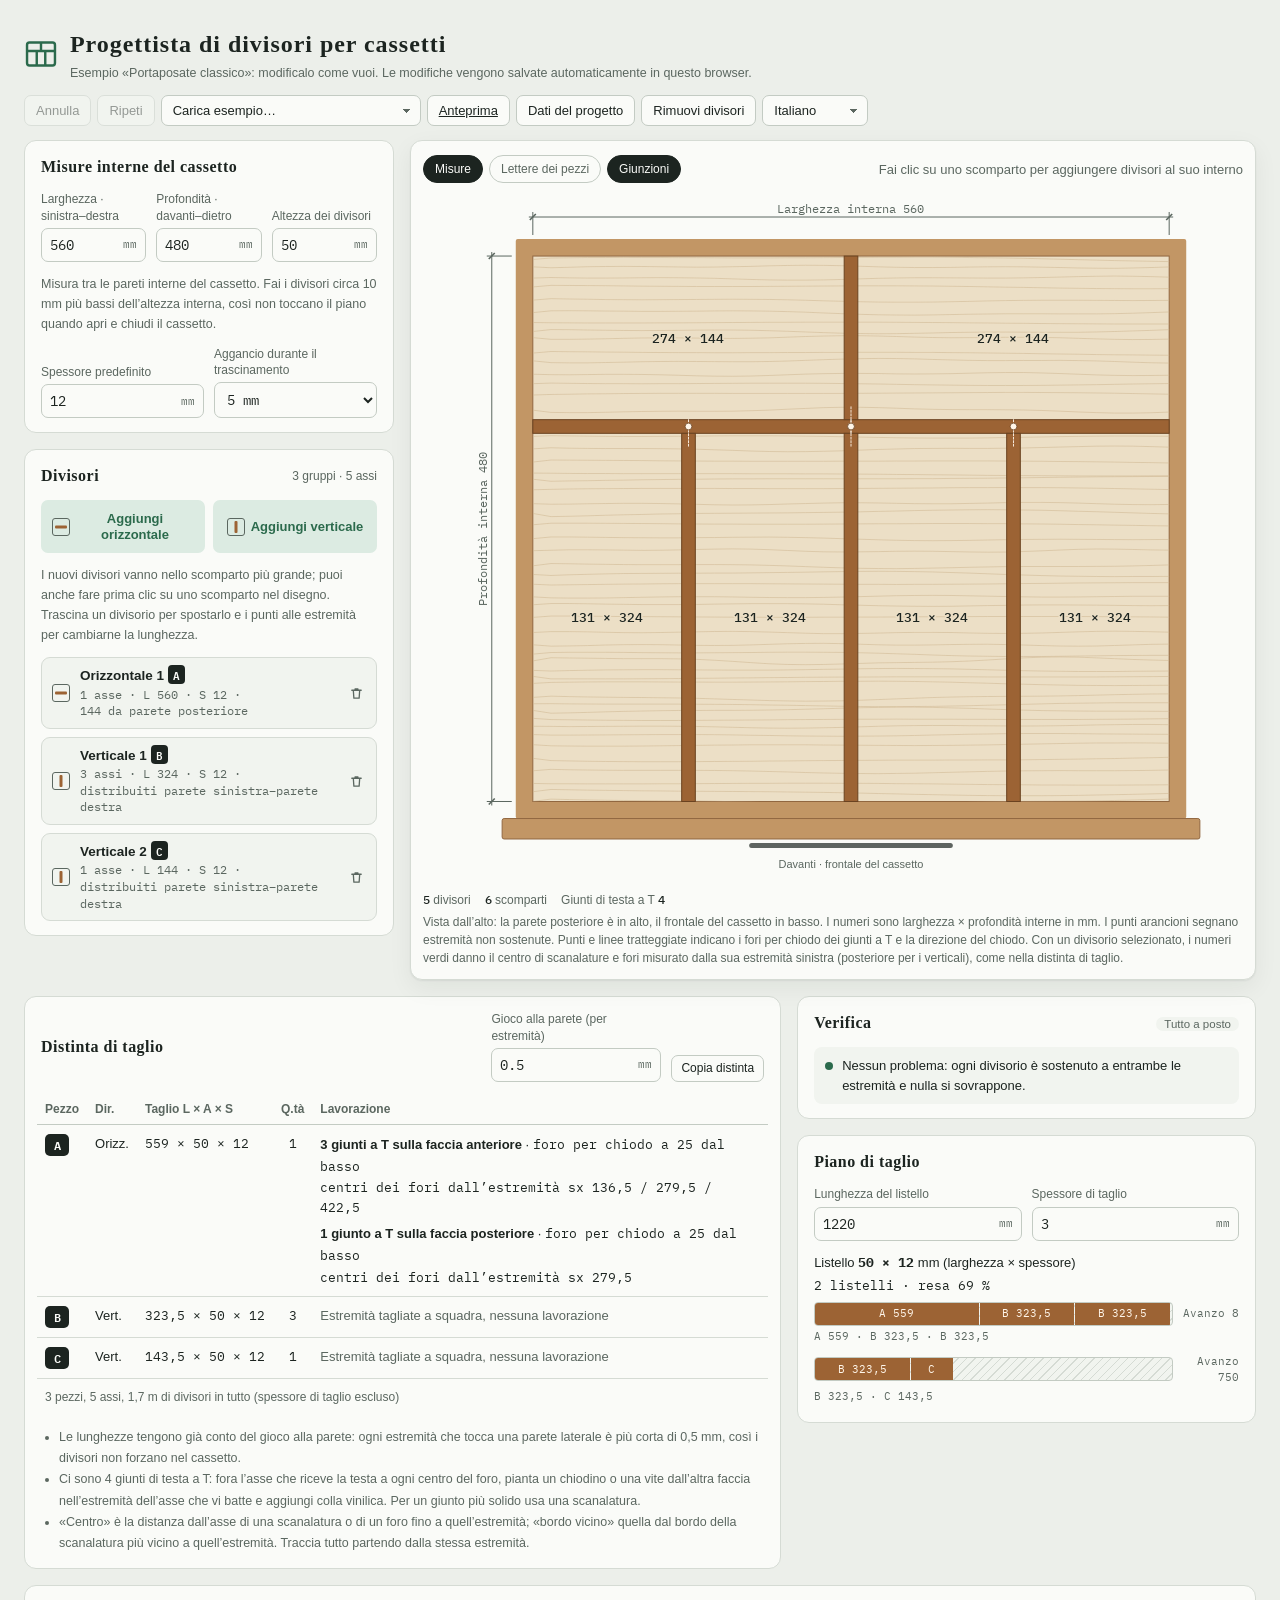
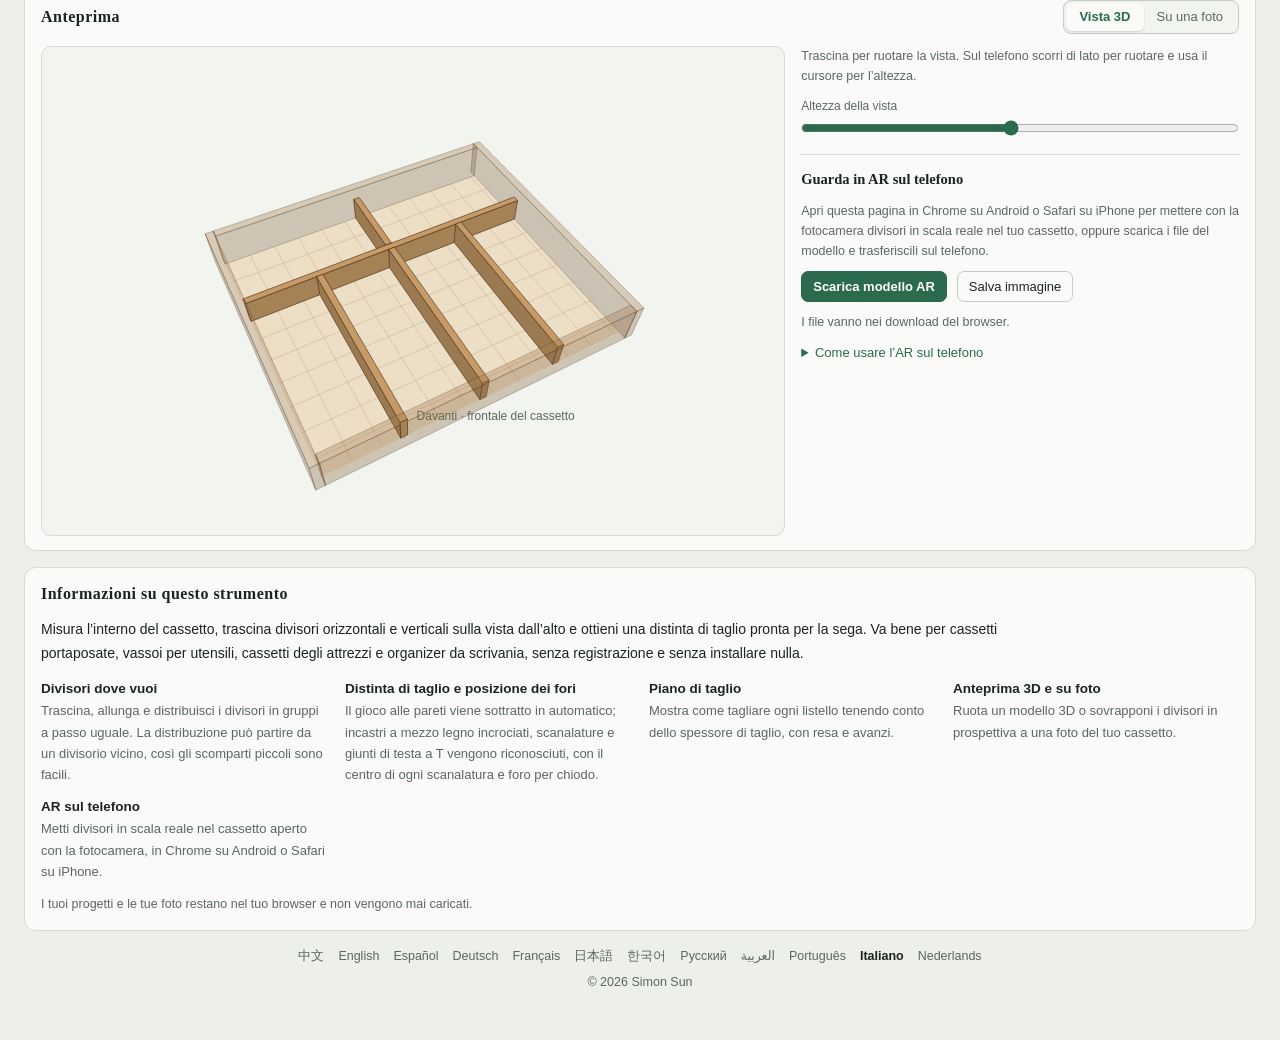
<file: it/index.html>
<!doctype html>
<html lang="it" dir="ltr">
<!-- Generated by tools/build.mjs from src/page.html and i18n/it.json. Edit those, then run the build. -->
<head>
<meta charset="utf-8">
<meta name="viewport" content="width=device-width,initial-scale=1,viewport-fit=cover">
<title>Divisori per cassetto portaposate: progetto, distinta di taglio e AR</title>
<meta name="description" content="Progetta online i divisori in legno del cassetto portaposate: distinta di taglio con scanalature e fori, piano di taglio e anteprima 3D o AR.">
<meta name="author" content="Simon Sun">
<link rel="canonical" href="https://drawer.everburstsun.net/it/">
<link rel="alternate" hreflang="zh-Hans" href="https://drawer.everburstsun.net/zh/">
<link rel="alternate" hreflang="en" href="https://drawer.everburstsun.net/en/">
<link rel="alternate" hreflang="es" href="https://drawer.everburstsun.net/es/">
<link rel="alternate" hreflang="de" href="https://drawer.everburstsun.net/de/">
<link rel="alternate" hreflang="fr" href="https://drawer.everburstsun.net/fr/">
<link rel="alternate" hreflang="ja" href="https://drawer.everburstsun.net/ja/">
<link rel="alternate" hreflang="ko" href="https://drawer.everburstsun.net/ko/">
<link rel="alternate" hreflang="ru" href="https://drawer.everburstsun.net/ru/">
<link rel="alternate" hreflang="ar" href="https://drawer.everburstsun.net/ar/">
<link rel="alternate" hreflang="pt" href="https://drawer.everburstsun.net/pt/">
<link rel="alternate" hreflang="it" href="https://drawer.everburstsun.net/it/">
<link rel="alternate" hreflang="nl" href="https://drawer.everburstsun.net/nl/">
<link rel="alternate" hreflang="x-default" href="https://drawer.everburstsun.net/">
<meta property="og:type" content="website">
<meta property="og:site_name" content="Progettista di divisori per cassetti">
<meta property="og:title" content="Divisori per cassetto portaposate: progetto, distinta di taglio e AR">
<meta property="og:description" content="Progetta online i divisori in legno del cassetto portaposate: distinta di taglio con scanalature e fori, piano di taglio e anteprima 3D o AR.">
<meta property="og:url" content="https://drawer.everburstsun.net/it/">
<meta property="og:image" content="https://drawer.everburstsun.net/og/it.png">
<meta property="og:image:width" content="1200">
<meta property="og:image:height" content="630">
<meta property="og:image:alt" content="Progettista di divisori per cassetti">
<meta property="og:locale" content="it_IT">
<meta property="og:locale:alternate" content="zh_CN">
<meta property="og:locale:alternate" content="en_US">
<meta property="og:locale:alternate" content="es_ES">
<meta property="og:locale:alternate" content="de_DE">
<meta property="og:locale:alternate" content="fr_FR">
<meta property="og:locale:alternate" content="ja_JP">
<meta property="og:locale:alternate" content="ko_KR">
<meta property="og:locale:alternate" content="ru_RU">
<meta property="og:locale:alternate" content="ar_AR">
<meta property="og:locale:alternate" content="pt_BR">
<meta property="og:locale:alternate" content="nl_NL">
<meta name="twitter:card" content="summary_large_image">
<meta name="theme-color" content="#ECEFEA" media="(prefers-color-scheme: light)">
<meta name="theme-color" content="#121714" media="(prefers-color-scheme: dark)">
<meta name="color-scheme" content="light dark">
<link rel="icon" href="../favicon.svg" type="image/svg+xml">
<link rel="apple-touch-icon" href="../apple-touch-icon.png">
<link rel="preconnect" href="https://fonts.googleapis.com">
<link rel="preconnect" href="https://fonts.gstatic.com" crossorigin>
<link rel="stylesheet" href="https://fonts.googleapis.com/css2?family=IBM+Plex+Mono:wght@400;500;600&family=Noto+Serif:wght@600;700&display=swap">
<link rel="stylesheet" href="../css/style.css?v=d5b70543">
<style>:root{--f-title:"Noto Serif",Georgia,"Times New Roman",serif;--f-body:-apple-system,BlinkMacSystemFont,"Segoe UI",Roboto,"Helvetica Neue",Arial,system-ui,sans-serif}</style>
<script type="application/ld+json">{"@context":"https://schema.org","@type":"WebApplication","name":"Progettista di divisori per cassetti","url":"https://drawer.everburstsun.net/it/","description":"Progetta online i divisori in legno del cassetto portaposate: distinta di taglio con scanalature e fori, piano di taglio e anteprima 3D o AR.","inLanguage":"it","applicationCategory":"DesignApplication","operatingSystem":"Any","browserRequirements":"Richiede JavaScript. L’AR dal vivo richiede Chrome su Android (ARCore) o Safari su iPhone.","isAccessibleForFree":true,"image":"https://drawer.everburstsun.net/og/it.png","offers":{"@type":"Offer","price":"0","priceCurrency":"USD"},"featureList":["Divisori dove vuoiTrascina, allunga e distribuisci i divisori in gruppi a passo uguale. La distribuzione può partire da un divisorio vicino, così gli scomparti piccoli sono facili.","Distinta di taglio e posizione dei foriIl gioco alle pareti viene sottratto in automatico; incastri a mezzo legno incrociati, scanalature e giunti di testa a T vengono riconosciuti, con il centro di ogni scanalatura e foro per chiodo.","Piano di taglioMostra come tagliare ogni listello tenendo conto dello spessore di taglio, con resa e avanzi.","Anteprima 3D e su fotoRuota un modello 3D o sovrapponi i divisori in prospettiva a una foto del tuo cassetto.","AR sul telefonoMetti divisori in scala reale nel cassetto aperto con la fotocamera, in Chrome su Android o Safari su iPhone."],"author":{"@type":"Person","name":"Simon Sun"},"copyrightYear":2026}</script>
</head>
<body>
<!-- page:start -->
<header class="top">
  <div class="brand">
    <svg class="mark" viewBox="0 0 28 28" width="34" height="34" aria-hidden="true"><rect x="2.5" y="4.5" width="23" height="19" rx="2" fill="none" stroke="currentColor" stroke-width="2"/><path d="M2.5 11.5h23M10.5 11.5v12M17.5 11.5v12M14 4.5v7" fill="none" stroke="currentColor" stroke-width="2"/></svg>
    <div>
      <h1>Progettista di divisori per cassetti</h1>
      <p class="sub" id="saveNote">Le modifiche vengono salvate automaticamente in questo browser.</p>
    </div>
  </div>
  <div class="tools">
    <button type="button" class="btn" id="undoBtn" title="Annulla (⌘Z / Ctrl+Z)">Annulla</button>
    <button type="button" class="btn" id="redoBtn" title="Ripeti (⇧⌘Z / Ctrl+Y)">Ripeti</button>
    <select class="btn" id="presetSel" aria-label="Carica un progetto di esempio">
      <option value="">Carica esempio…</option>
    </select>
    <a class="btn" href="#ar">Anteprima</a>
    <button type="button" class="btn" id="dataBtn">Dati del progetto</button>
    <button type="button" class="btn danger" id="clearBtn">Rimuovi divisori</button>
    <select class="btn" id="langSel" aria-label="Lingua" data-env="web"><option value="zh" lang="zh-CN">中文</option><option value="en" lang="en">English</option><option value="es" lang="es">Español</option><option value="de" lang="de">Deutsch</option><option value="fr" lang="fr">Français</option><option value="ja" lang="ja">日本語</option><option value="ko" lang="ko">한국어</option><option value="ru" lang="ru">Русский</option><option value="ar" lang="ar">العربية</option><option value="pt" lang="pt-BR">Português</option><option value="it" lang="it" selected>Italiano</option><option value="nl" lang="nl">Nederlands</option></select>
  </div>
</header>
<noscript><p class="noscript">Questo strumento richiede JavaScript.</p></noscript>

<main class="work">
  <aside class="rail">
    <section class="card" aria-labelledby="h-drawer">
      <h2 id="h-drawer">Misure interne del cassetto</h2>
      <div class="fields three">
        <label class="fld"><span>Larghezza · sinistra–destra</span><span class="num"><input id="inW" type="number" step="any" min="100" max="2400" inputmode="decimal"><em>mm</em></span></label>
        <label class="fld"><span>Profondità · davanti–dietro</span><span class="num"><input id="inD" type="number" step="any" min="100" max="2400" inputmode="decimal"><em>mm</em></span></label>
        <label class="fld"><span>Altezza dei divisori</span><span class="num"><input id="inH" type="number" step="any" min="10" max="300" inputmode="decimal"><em>mm</em></span></label>
      </div>
      <p class="hint">Misura tra le pareti interne del cassetto. Fai i divisori circa 10 mm più bassi dell’altezza interna, così non toccano il piano quando apri e chiudi il cassetto.</p>
      <div class="fields two">
        <label class="fld"><span>Spessore predefinito</span><span class="num"><input id="inT" type="number" step="any" min="3" max="50" inputmode="decimal"><em>mm</em></span></label>
        <label class="fld"><span>Aggancio durante il trascinamento</span><span class="num"><select id="inSnap"><option value="0">Nessuno</option><option value="1">1 mm</option><option value="5">5 mm</option><option value="10">10 mm</option></select></span></label>
      </div>
    </section>

    <section class="card" aria-labelledby="h-groups">
      <div class="card-head"><h2 id="h-groups">Divisori</h2><span class="count" id="boardCount"></span></div>
      <div class="add-row">
        <button type="button" class="btn add" data-add="h"><span class="glyph h" aria-hidden="true"></span>Aggiungi orizzontale</button>
        <button type="button" class="btn add" data-add="v"><span class="glyph v" aria-hidden="true"></span>Aggiungi verticale</button>
      </div>
      <p class="hint">I nuovi divisori vanno nello scomparto più grande; puoi anche fare prima clic su uno scomparto nel disegno. Trascina un divisorio per spostarlo e i punti alle estremità per cambiarne la lunghezza.</p>
      <div id="groups" class="groups"></div>
    </section>
  </aside>

  <section class="stage" aria-label="Vista dall’alto">
    <div class="stage-inner">
      <div class="stage-bar">
        <div class="chips" role="group" aria-label="Mostra nel disegno">
          <button type="button" class="chip" data-view="dims">Misure</button>
          <button type="button" class="chip" data-view="parts">Lettere dei pezzi</button>
          <button type="button" class="chip" data-view="joints">Giunzioni</button>
        </div>
        <div class="ctx" id="ctx"></div>
      </div>
      <div class="canvas-wrap" id="wrap">
        <svg id="svg" xmlns="http://www.w3.org/2000/svg" role="img" aria-label="Vista dall’alto del cassetto"><g id="scene"></g></svg>
      </div>
      <div class="stage-foot" id="summary"></div>
    </div>
  </section>
</main>

<section class="lower">
  <div class="card" aria-labelledby="h-cut">
    <div class="card-head">
      <h2 id="h-cut">Distinta di taglio</h2>
      <div class="row">
        <label class="fld gap-fld"><span>Gioco alla parete (per estremità)</span><span class="num"><input id="inGap" type="number" step="any" min="0" max="5" inputmode="decimal"><em>mm</em></span></label>
        <button type="button" class="btn sm" id="copyCut" style="align-self:end">Copia distinta</button>
      </div>
    </div>
    <div class="table-wrap">
      <table class="cut-table">
        <thead><tr><th>Pezzo</th><th>Dir.</th><th>Taglio L × A × S</th><th class="c">Q.tà</th><th>Lavorazione</th></tr></thead>
        <tbody id="cutBody"></tbody>
        <tfoot><tr><td colspan="5" id="cutFoot"></td></tr></tfoot>
      </table>
    </div>
    <ul class="notes" id="cutNotes"></ul>
  </div>

  <div class="side-col">
    <div class="card" aria-labelledby="h-iss">
      <div class="card-head"><h2 id="h-iss">Verifica</h2><span id="issCount"></span></div>
      <ul id="issues"></ul>
    </div>
    <div class="card" aria-labelledby="h-stock">
      <h2 id="h-stock">Piano di taglio</h2>
      <div class="fields two">
        <label class="fld"><span>Lunghezza del listello</span><span class="num"><input id="inStock" type="number" step="any" min="200" max="6000" inputmode="decimal"><em>mm</em></span></label>
        <label class="fld"><span>Spessore di taglio</span><span class="num"><input id="inKerf" type="number" step="any" min="0" max="10" inputmode="decimal"><em>mm</em></span></label>
      </div>
      <div id="stock"></div>
    </div>
  </div>
</section>

<section class="card ar" id="ar" aria-labelledby="h-ar">
  <div class="card-head">
    <h2 id="h-ar">Anteprima</h2>
    <div class="seg" role="group" aria-label="Modalità di anteprima">
      <button type="button" data-armode="3d" aria-pressed="true">Vista 3D</button>
      <button type="button" data-armode="photo" aria-pressed="false">Su una foto</button>
    </div>
  </div>
  <div class="ar-grid">
    <div class="ar-stage" id="arStage">
      <canvas id="arCanvas" aria-label="Anteprima 3D dei divisori"></canvas>
      <div class="ar-empty" id="arEmpty" hidden>
        <svg viewBox="0 0 48 48" width="44" height="44" aria-hidden="true"><path d="M8 16h7l3-5h12l3 5h7v22H8z" fill="none" stroke="currentColor" stroke-width="2.4" stroke-linejoin="round"/><circle cx="24" cy="26" r="7" fill="none" stroke="currentColor" stroke-width="2.4"/></svg>
        <p>Fotografa il cassetto aperto: i divisori compaiono nella foto a grandezza reale.</p>
        <label class="btn primary file-btn">Scatta o scegli una foto<input type="file" accept="image/*" data-arfile></label>
      </div>
    </div>
    <div class="ar-side">
      <div class="ar-ctl" id="ar3dCtl">
        <p class="hint">Trascina per ruotare la vista. Sul telefono scorri di lato per ruotare e usa il cursore per l’altezza.</p>
        <label class="fld"><span>Altezza della vista</span><input type="range" id="arPitch" min="15" max="88" value="50"></label>
      </div>
      <div class="ar-ctl" id="arPhotoCtl" hidden>
        <ol class="steps">
          <li>Apri il cassetto e fotografalo in diagonale dall’alto e dal davanti, con i quattro angoli interni del fondo nell’inquadratura.</li>
          <li>Trascina i quattro punti sugli angoli interni del fondo: dietro a sinistra, dietro a destra, davanti a destra, davanti a sinistra.</li>
          <li>I divisori vengono disegnati sulla foto alle misure di progetto, in prospettiva.</li>
        </ol>
        <label class="btn file-btn" id="arFileBtn">Scatta o scegli una foto<input type="file" accept="image/*" data-arfile></label>
        <label class="fld"><span>Opacità dei divisori</span><input type="range" id="arAlpha" min="30" max="100" value="92"></label>
        <label class="check"><input type="checkbox" id="arOutline" checked> Mostra il contorno del fondo</label>
        <button type="button" class="btn sm" id="arReset">Reimposta gli angoli</button>
        <p class="hint">La foto viene elaborata solo nel tuo browser e non viene mai caricata.</p>
      </div>
      <div class="ar-export">
        <h3>Guarda in AR sul telefono</h3>
        <p class="hint" id="arLiveNote">Scarica un modello 3D in scala reale e mettilo nel cassetto vero con la fotocamera del telefono.</p>
        <div class="row">
          <button type="button" class="btn primary" id="arLiveBtn" hidden>Guarda nel cassetto (AR)</button>
          <button type="button" class="btn primary" id="arModelBtn" disabled>Scarica modello AR</button>
          <button type="button" class="btn" id="arShotBtn" disabled>Salva immagine</button>
        </div>
        <p class="hint" id="arDlNote">Verifico se è possibile salvare file…</p>
        <details>
          <summary>Come usare l’AR sul telefono</summary>
          <p data-env="web" hidden><b>Android:</b> apri questa pagina in Chrome e tocca «Guarda nel cassetto (AR)»; la prima volta chiede l’accesso alla fotocamera. Apri il cassetto e muovi lentamente il telefono sopra il fondo. Quando compare un anello, tocca lo schermo per posizionare i divisori, poi trascina con un dito e ruota con due finché il contorno verde non combacia con le pareti interne (il bordo arancione è il davanti). Il telefono deve supportare ARCore.</p>
          <p data-env="web" hidden><b>iPhone / iPad:</b> apri questa pagina in Safari e tocca «Guarda nel cassetto (AR)» per aprire Visualizzazione rapida AR, integrata nel sistema. Inquadra il fondo del cassetto; quando compare il modello, trascinalo e ruotalo con due dita finché la base traslucida non combacia con il fondo.</p>
          <p data-env="web" hidden><b>File del modello:</b> «Scarica modello AR» produce uno zip con drawer-dividers.usdz per iPhone e drawer-dividers.glb per i visualizzatori 3D su Android o computer, entrambi in scala reale.</p>
          <p data-env="claude"><b>iPhone / iPad:</b> nell’app File tocca lo zip scaricato per estrarlo, apri drawer-dividers.usdz e passa ad «AR» in alto. Inquadra il fondo del cassetto; quando compare il modello, trascinalo e ruotalo con due dita finché la base traslucida non combacia con il fondo. Al 100 % vedi la grandezza reale.</p>
          <p data-env="claude"><b>Android:</b> estrai lo zip e apri drawer-dividers.glb con un visualizzatore 3D o AR compatibile con GLB. Le app preinstallate variano da telefono a telefono; a volte bisogna installarne una.</p>
        </details>
      </div>
    </div>
  </div>
</section>

<section class="card about" aria-labelledby="h-about">
  <h2 id="h-about">Informazioni su questo strumento</h2>
  <p>Misura l’interno del cassetto, trascina divisori orizzontali e verticali sulla vista dall’alto e ottieni una distinta di taglio pronta per la sega. Va bene per cassetti portaposate, vassoi per utensili, cassetti degli attrezzi e organizer da scrivania, senza registrazione e senza installare nulla.</p>
  <ul class="about-list">
    <li><b>Divisori dove vuoi</b>Trascina, allunga e distribuisci i divisori in gruppi a passo uguale. La distribuzione può partire da un divisorio vicino, così gli scomparti piccoli sono facili.</li>
    <li><b>Distinta di taglio e posizione dei fori</b>Il gioco alle pareti viene sottratto in automatico; incastri a mezzo legno incrociati, scanalature e giunti di testa a T vengono riconosciuti, con il centro di ogni scanalatura e foro per chiodo.</li>
    <li><b>Piano di taglio</b>Mostra come tagliare ogni listello tenendo conto dello spessore di taglio, con resa e avanzi.</li>
    <li><b>Anteprima 3D e su foto</b>Ruota un modello 3D o sovrapponi i divisori in prospettiva a una foto del tuo cassetto.</li>
    <li><b>AR sul telefono</b>Metti divisori in scala reale nel cassetto aperto con la fotocamera, in Chrome su Android o Safari su iPhone.</li>
  </ul>
  <p class="hint">I tuoi progetti e le tue foto restano nel tuo browser e non vengono mai caricati.</p>
</section>

<footer class="foot" data-env="web">
  <nav class="lang-nav" aria-label="Lingua"><a href="../zh/" hreflang="zh-Hans" lang="zh-CN" data-lang="zh">中文</a><a href="../en/" hreflang="en" lang="en" data-lang="en">English</a><a href="../es/" hreflang="es" lang="es" data-lang="es">Español</a><a href="../de/" hreflang="de" lang="de" data-lang="de">Deutsch</a><a href="../fr/" hreflang="fr" lang="fr" data-lang="fr">Français</a><a href="../ja/" hreflang="ja" lang="ja" data-lang="ja">日本語</a><a href="../ko/" hreflang="ko" lang="ko" data-lang="ko">한국어</a><a href="../ru/" hreflang="ru" lang="ru" data-lang="ru">Русский</a><a href="../ar/" hreflang="ar" lang="ar" data-lang="ar">العربية</a><a href="../pt/" hreflang="pt" lang="pt-BR" data-lang="pt">Português</a><a href="../it/" hreflang="it" lang="it" data-lang="it" aria-current="page">Italiano</a><a href="../nl/" hreflang="nl" lang="nl" data-lang="nl">Nederlands</a></nav>
  <p dir="ltr">© 2026 Simon Sun</p>
</footer>

<div class="overlay" id="dlg" hidden>
  <div class="dlg" role="dialog" aria-modal="true" aria-labelledby="dlgTitle">
    <h2 id="dlgTitle"></h2>
    <p class="hint" id="dlgHint"></p>
    <textarea id="dlgText" spellcheck="false" aria-label="Testo del progetto"></textarea>
    <p class="dlg-msg" id="dlgMsg"></p>
    <div class="row end">
      <button type="button" class="btn" id="dlgCopy">Copia</button>
      <button type="button" class="btn primary" id="dlgImport">Importa questo testo</button>
      <button type="button" class="btn" id="dlgClose">Chiudi</button>
    </div>
  </div>
</div>
<div class="toast" id="toast" role="status" hidden></div>
<div class="xr-overlay" id="xrOverlay" hidden>
  <p class="xr-hint" id="xrHint" role="status"></p>
  <div class="xr-bar" id="xrBar">
    <button type="button" class="btn" id="xrRotL" aria-label="Ruota di 1° in senso antiorario" hidden>↺ 1°</button>
    <button type="button" class="btn" id="xrRotR" aria-label="Ruota di 1° in senso orario" hidden>↻ 1°</button>
    <button type="button" class="btn" id="xrAgain" hidden>Riposiziona</button>
    <button type="button" class="btn primary" id="xrExit">Esci dall’AR</button>
  </div>
</div>
<!-- page:end -->
<script>window.I18N={"lang":"it","dec":",","msg":{"name.h":"Orizzontale {n}","name.v":"Verticale {n}","short.h":"Orizz.","short.v":"Vert.","wall.back":"parete posteriore","wall.front":"parete anteriore","wall.left":"parete sinistra","wall.right":"parete destra","end.left":"l’estremità sinistra","end.right":"l’estremità destra","end.back":"l’estremità posteriore","end.front":"l’estremità anteriore","board.nth":"{name}, asse {n}","preset.classic":"Portaposate classico","preset.grid":"Griglia 3 × 3","preset.long":"Vano per manici lunghi con scomparti piccoli","preset.strips":"Cinque scomparti lunghi","preset.option":"{name} ({W} × {D})","iss.clash":"{a} e {b} si sovrappongono in un angolo; accorciane uno perché si fermi contro il fianco dell’altro","iss.overlapSelf":"Le assi di {name} si sovrappongono; aumenta la spaziatura o usa meno assi","iss.overlap":"{a} e {b} si sovrappongono","iss.evenTight":{"one":"L’intervallo di distribuzione di {name} è di soli {w} mm, troppo stretto per un’asse da {t} mm","other":"L’intervallo di distribuzione di {name} è di soli {w} mm, troppo stretto per {n} assi da {t} mm"},"iss.outside":"{name} sporge di {d} mm oltre la parete del cassetto","iss.whoAll":" ({n} assi)","iss.whoSome":" ({k} di {n} assi)","iss.dangle":"{name}{who}: {end} non è sostenuta, a {gap} mm dalla parete o dal divisorio più vicino","iss.narrow":{"one":"{n} scomparto è più stretto di 30 mm, troppo per le posate","other":"{n} scomparti sono più stretti di 30 mm, troppo per le posate"},"iss.ok":"Nessun problema: ogni divisorio è sostenuto a entrambe le estremità e nulla si sovrappone.","iss.bad":{"one":"{n} problema","other":"{n} problemi"},"iss.warn":{"one":"{n} avviso","other":"{n} avvisi"},"iss.pass":"Tutto a posto","svg.front":"Davanti · frontale del cassetto","svg.compTip":"Misura interna dello scomparto {w} × {h} mm","svg.compTipOdd":"Scomparto irregolare, circa {a} cm²","svg.boardTip":"{name} · pezzo {part} · lunghezza {L} mm","svg.knobTip":"Trascina per spostare {end}","svg.innerW":"Larghezza interna {v}","svg.innerD":"Profondità interna {v}","sum.boards":{"one":"\u003cb>{n}\u003c/b> divisorio","other":"\u003cb>{n}\u003c/b> divisori"},"sum.comps":{"one":"\u003cb>{n}\u003c/b> scomparto","other":"\u003cb>{n}\u003c/b> scomparti"},"sum.cross":"Mezzo legno a croce \u003cb>{n}\u003c/b>","sum.lap":"Mezzo legno d’angolo \u003cb>{n}\u003c/b>","sum.dado":"Scanalature \u003cb>{n}\u003c/b>","sum.butt":"Giunti di testa a T \u003cb>{n}\u003c/b>","legend":"Vista dall’alto: la parete posteriore è in alto, il frontale del cassetto in basso. I numeri sono larghezza × profondità interne in mm. I punti arancioni segnano estremità non sostenute.","legend.holes":"Punti e linee tratteggiate indicano i fori per chiodo dei giunti a T e la direzione del chiodo. Con un divisorio selezionato, i numeri verdi danno il centro di scanalature e fori misurato dalla sua estremità sinistra (posteriore per i verticali), come nella distinta di taglio.","punct.sp":" ","punct.comma":", ","punct.semi":"; ","punct.list":", ","toast.sample":"Caricato l’esempio «{name}». Puoi annullare.","toast.cleared":"Divisori rimossi. Puoi annullare.","copy.head":"Cassetto interno {W} × {D} mm, divisori alti {H} mm","copy.item":"{head}: {details}","copy.plain":"estremità tagliate a squadra","copy.fallback":"Il browser non permette di copiare direttamente. Seleziona tutto il testo qui sotto e copialo tu.","data.title":"Dati del progetto","data.hint":"Questo testo contiene tutto il progetto. Salvane una copia; per ripristinarlo incollalo qui e premi «Importa questo testo», oppure mandalo a qualcuno.","data.bad":"Questo testo non è un progetto valido. Incolla il testo completo copiato da «Dati del progetto».","cut.title":"Distinta di taglio","toast.cutCopied":"Distinta di taglio copiata","toast.copied":"Copiato","toast.copyKeys":"Premi ⌘C / Ctrl+C per copiare il testo selezionato","toast.imported":{"one":"Importato {n} gruppo di divisori","other":"Importati {n} gruppi di divisori"},"ref.board":"divisorio","ref.custom":"Valore personalizzato","sum.count":{"one":"{n} asse","other":"{n} assi"},"sum.len":"L {v}","sum.thk":"S {v}","sum.even":"distribuiti {a}–{b}","sum.from":"{v} da {ref}","calc.range":"Intervallo {a}–{b}, larghezza \u003cb>{w}\u003c/b> mm","calc.rangeGap":"Intervallo {a}–{b}, larghezza \u003cb>{w}\u003c/b> mm, \u003cb>{c}\u003c/b> mm liberi tra le assi","calc.noFit":"Queste assi non ci stanno","calc.auto":"Usa i divisori più vicini ai due lati","calc.manual.h":"Prima asse a \u003cb>{first}\u003c/b> mm dalla parete posteriore; ultima a \u003cb>{last}\u003c/b> mm da {end}","calc.manual.v":"Prima asse a \u003cb>{first}\u003c/b> mm dalla parete sinistra; ultima a \u003cb>{last}\u003c/b> mm da {end}","card.orient":"Direzione","card.fewer":"Una in meno","card.more":"Una in più","card.count":"Quantità","card.pcs":"assi","f.L":"Lunghezza","f.t":"Larghezza (spessore)","f.start.h":"Inizio · estremità sx dalla parete sx","f.start.v":"Inizio · estremità posteriore dalla parete posteriore","btn.full":"Da parete a parete","btn.fullTip":"Da una parete laterale all’altra","btn.fit":"Adatta","btn.fitTip":"Allunga o accorcia fino ai divisori o alle pareti più vicini ai due lati","card.pos":"Posizione","card.posMode":"Modalità di posizione","mode.even":"Distribuiti","mode.manual":"Manuale","f.aRef":"La distribuzione parte da","f.bRef":"La distribuzione arriva a","f.a.h":"Inizio · dalla parete posteriore","f.a.v":"Inizio · dalla parete sinistra","f.b.h":"Fine · dalla parete posteriore","f.b.v":"Fine · dalla parete sinistra","f.posRef":"Prima asse misurata da","f.off":"Distanza","f.gap":"Spazio libero tra le assi","card.delTip":"Elimina questo gruppo di divisori","card.del":"Elimina {name}","groups.empty":"Ancora nessun divisorio. Usa i pulsanti qui sopra oppure fai prima clic su uno scomparto nel disegno.","count.groups":{"one":"{n} gruppo","other":"{n} gruppi"},"count.boards":{"one":"{n} asse","other":"{n} assi"},"count.parts":{"one":"{n} pezzo","other":"{n} pezzi"},"live.h":"{pos} dalla parete posteriore · L {L}","live.v":"{pos} dalla parete sinistra · L {L}","ctx.keys":"Le frecce spostano di 1 mm, con Maiusc di 10 mm","ctx.del":"Elimina","ctx.comp":"Scomparto","ctx.addIn":"Aggiungi dentro:","ctx.nAria":"Numero di assi","ctx.n":{"one":"{n} asse","other":"{n} assi"},"ctx.addH":"Orizzontale","ctx.addV":"Verticale","ctx.hint":"Fai clic su uno scomparto per aggiungere divisori al suo interno","proc.lap.h":{"one":"{n} intaglio a mezzo legno, aperto sotto","other":"{n} intagli a mezzo legno, aperti sotto"},"proc.lap.v":{"one":"{n} intaglio a mezzo legno, aperto sopra","other":"{n} intagli a mezzo legno, aperti sopra"},"proc.dado.back":{"one":"{n} scanalatura sulla faccia posteriore","other":"{n} scanalature sulla faccia posteriore"},"proc.dado.front":{"one":"{n} scanalatura sulla faccia anteriore","other":"{n} scanalature sulla faccia anteriore"},"proc.dado.left":{"one":"{n} scanalatura sulla faccia sinistra","other":"{n} scanalature sulla faccia sinistra"},"proc.dado.right":{"one":"{n} scanalatura sulla faccia destra","other":"{n} scanalature sulla faccia destra"},"proc.butt.back":{"one":"{n} giunto a T sulla faccia posteriore","other":"{n} giunti a T sulla faccia posteriore"},"proc.butt.front":{"one":"{n} giunto a T sulla faccia anteriore","other":"{n} giunti a T sulla faccia anteriore"},"proc.butt.left":{"one":"{n} giunto a T sulla faccia sinistra","other":"{n} giunti a T sulla faccia sinistra"},"proc.butt.right":{"one":"{n} giunto a T sulla faccia destra","other":"{n} giunti a T sulla faccia destra"},"proc.size":"larghezza {w}, profondità {d}","proc.nail":"foro per chiodo a {h} dal basso","proc.center.h":"centri dall’estremità sx {list}","proc.center.v":"centri dall’estremità posteriore {list}","proc.edge.h":"bordi vicini dall’estremità sx {list}","proc.edge.v":"bordi vicini dall’estremità posteriore {list}","proc.hole.h":"centri dei fori dall’estremità sx {list}","proc.hole.v":"centri dei fori dall’estremità posteriore {list}","proc.none":"Estremità tagliate a squadra, nessuna lavorazione","cut.empty":"Ancora nessun divisorio.","cut.foot":"{parts}, {boards}, {len} m di divisori in tutto (spessore di taglio escluso)","note.gap":"Le lunghezze tengono già conto del gioco alla parete: ogni estremità che tocca una parete laterale è più corta di {g} mm, così i divisori non forzano nel cassetto.","note.lap":"Gli intagli a mezzo legno sono profondi metà dell’altezza, {d} mm. I divisori orizzontali sono intagliati da sotto, i verticali da sopra, e si incastrano fra loro.","note.dado":"La scanalatura accoglie l’estremità di un divisorio nel fianco di un’altra asse; la sua profondità è quanto entra.","note.butt":{"one":"C’è {n} giunto di testa a T: fora l’asse che riceve la testa al centro del foro, pianta un chiodino o una vite dall’altra faccia nell’estremità dell’asse che vi batte e aggiungi colla vinilica. Per un giunto più solido usa una scanalatura.","other":"Ci sono {n} giunti di testa a T: fora l’asse che riceve la testa a ogni centro del foro, pianta un chiodino o una vite dall’altra faccia nell’estremità dell’asse che vi batte e aggiungi colla vinilica. Per un giunto più solido usa una scanalatura."},"note.pos":"«Centro» è la distanza dall’asse di una scanalatura o di un foro fino a quell’estremità; «bordo vicino» quella dal bordo della scanalatura più vicino a quell’estremità. Traccia tutto partendo dalla stessa estremità.","stock.tip":"Pezzo {part} · {len} mm","stock.left":"Avanzo {v}","stock.over":"Più lungo del listello: pezzo {parts}. Usa listelli più lunghi o giunta i pezzi.","stock.head":"Listello {size} mm (larghezza × spessore)","stock.bars":{"one":"{n} listello · resa {u} %","other":"{n} listelli · resa {u} %"},"stock.empty":"Quando aggiungi divisori, qui vedrai come tagliare ogni listello.","save.note":"Le modifiche vengono salvate automaticamente in questo browser.","save.sample":"Esempio «{name}»: modificalo come vuoi. Le modifiche vengono salvate automaticamente in questo browser.","toast.noRoom":{"one":"Qui ci sono solo {w} mm, non basta per un’asse da {t} mm","other":"Qui ci sono solo {w} mm, non bastano per {n} assi da {t} mm"},"toast.deleted":"{name} eliminato. Puoi annullare.","corner.lb":"Dietro sx","corner.rb":"Dietro dx","corner.rf":"Davanti dx","corner.lf":"Davanti sx","photo.order":"Segui l’ordine: dietro sx → dietro dx → davanti dx → davanti sx","photo.change":"Usa un’altra foto","toast.dragCorners":"Trascina i quattro punti sugli angoli interni del fondo del cassetto","toast.badPhoto":"Impossibile aprire questa foto. Prova con un JPG o un PNG.","dl.web":"I file vanno nei download del browser.","dl.claudeOk":"Prima del salvataggio vedrai nome e dimensione del file e potrai confermare.","dl.claudeNo":"Qui non si possono salvare file. Apri questa pagina su claude.ai o nell’app Claude per scaricarli.","toast.saveBusy":"C’è già una richiesta di salvataggio aperta. Riprova tra poco.","toast.saveTooLarge":"Il file è troppo grande e non è stato salvato.","toast.saveFail":"Al momento qui non si possono salvare file.","readme.title":"Divisori per cassetto · Modello AR (scala reale)","readme.size":{"one":"Cassetto interno {W} × {D} mm, divisori alti {H} mm, {n} divisorio.","other":"Cassetto interno {W} × {D} mm, divisori alti {H} mm, {n} divisori."},"readme.base":"La lastra sottile e traslucida del modello è il fondo del cassetto; allineala con il cassetto vero.","readme.ios1":"1. Nell’app File tocca questo zip per estrarlo.","readme.ios2":"2. Apri drawer-dividers.usdz e passa ad «AR» in alto.","readme.ios3":"3. Inquadra il fondo del cassetto; quando compare il modello, trascinalo e ruotalo con due dita finché la base traslucida non combacia con il fondo. Lascialo al 100 %.","readme.android":"Apri drawer-dividers.glb con un visualizzatore 3D o AR compatibile con GLB.","readme.web":"Oppure apri la pagina del progetto in Chrome e tocca «Guarda nel cassetto (AR)».","file.zip":"divisori-cassetto-modello-AR.zip","file.jpg":"divisori-cassetto-anteprima.jpg","toast.modelSaved":"Modello AR salvato","toast.shotSaved":"Immagine salvata","toast.shotFail":"Impossibile creare l’immagine","xr.search":"Apri il cassetto e muovi lentamente il telefono sopra il fondo, così la fotocamera lo riconosce","xr.aim":"L’anello indica il centro dei divisori. Puntalo al centro del fondo del cassetto e tocca per posizionare","xr.placed":"Trascina con un dito e ruota con due finché il contorno verde non combacia con le pareti interne. Il bordo arancione è il davanti","live.xr":"Usa la fotocamera del telefono per mettere divisori in scala reale nel cassetto aperto. La prima volta chiede l’accesso alla fotocamera.","live.ql":"Usa Visualizzazione rapida AR, integrata nell’iPhone, per mettere divisori in scala reale nel cassetto aperto.","live.none":"Apri questa pagina in Chrome su Android o Safari su iPhone per mettere con la fotocamera divisori in scala reale nel tuo cassetto, oppure scarica i file del modello e trasferiscili sul telefono.","live.insecure":"L’AR con fotocamera richiede di aprire questa pagina da un indirizzo https. Per ora puoi scaricare i file del modello e trasferirli sul telefono.","toast.xrDenied":"Nessun accesso alla fotocamera. Consentila nelle impostazioni del sito del browser e riprova.","toast.xrHttps":"L’AR richiede di aprire questa pagina da un indirizzo https","toast.xrUnsupported":"Al momento questo telefono non può aprire l’AR web","toast.xrFail":"Impossibile avviare l’AR. Prova un altro browser o aggiorna Chrome."}};</script>
<script src="../js/i18n.js?v=c1e11480"></script>
<script src="../js/model.js?v=72e23013"></script>
<script src="../js/ar-math.js?v=f782135c"></script>
<script src="../js/drawing.js?v=40b28a5b"></script>
<script src="../js/panels.js?v=c0389acb"></script>
<script src="../js/events.js?v=ae5be8ad"></script>
<script src="../js/preview.js?v=74a0c278"></script>
<script src="../js/live-ar.js?v=a1f0803b"></script>
<script src="../js/main.js?v=de32ab88"></script>
</body>
</html>
</file>
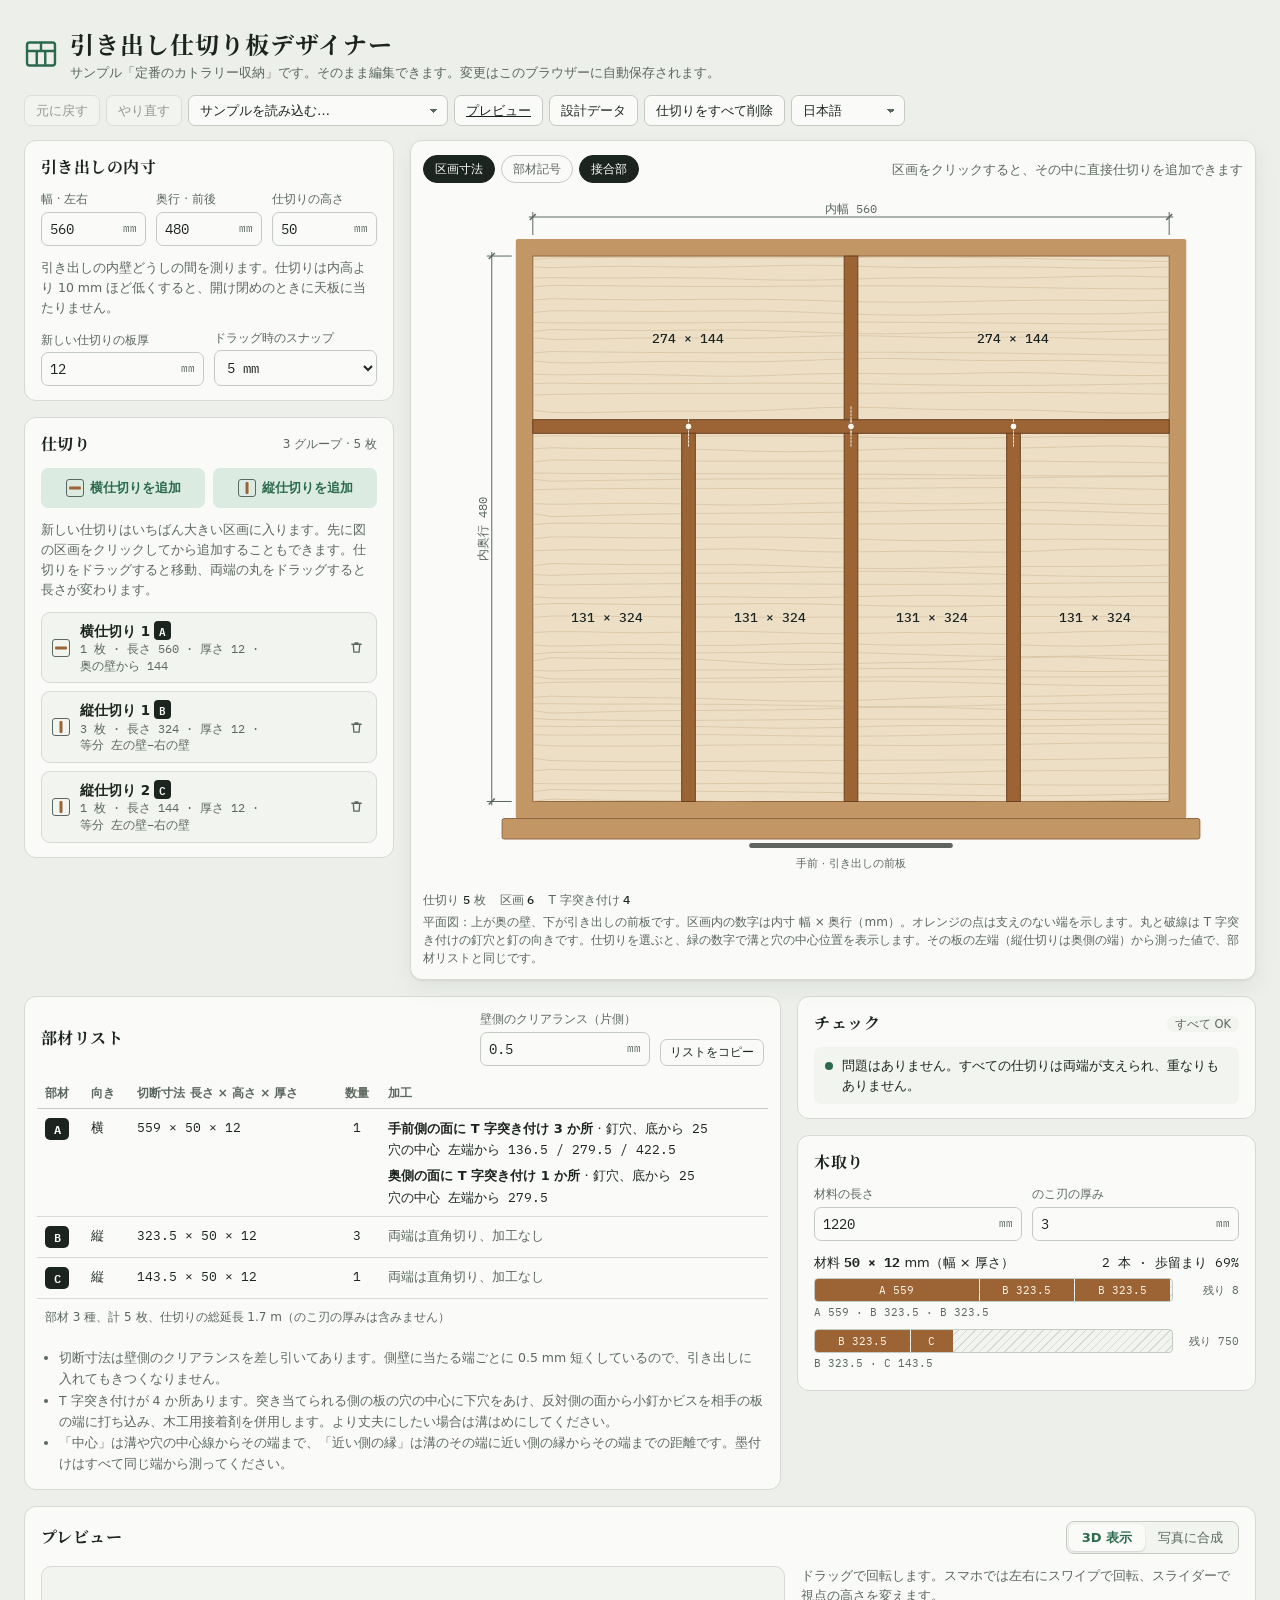
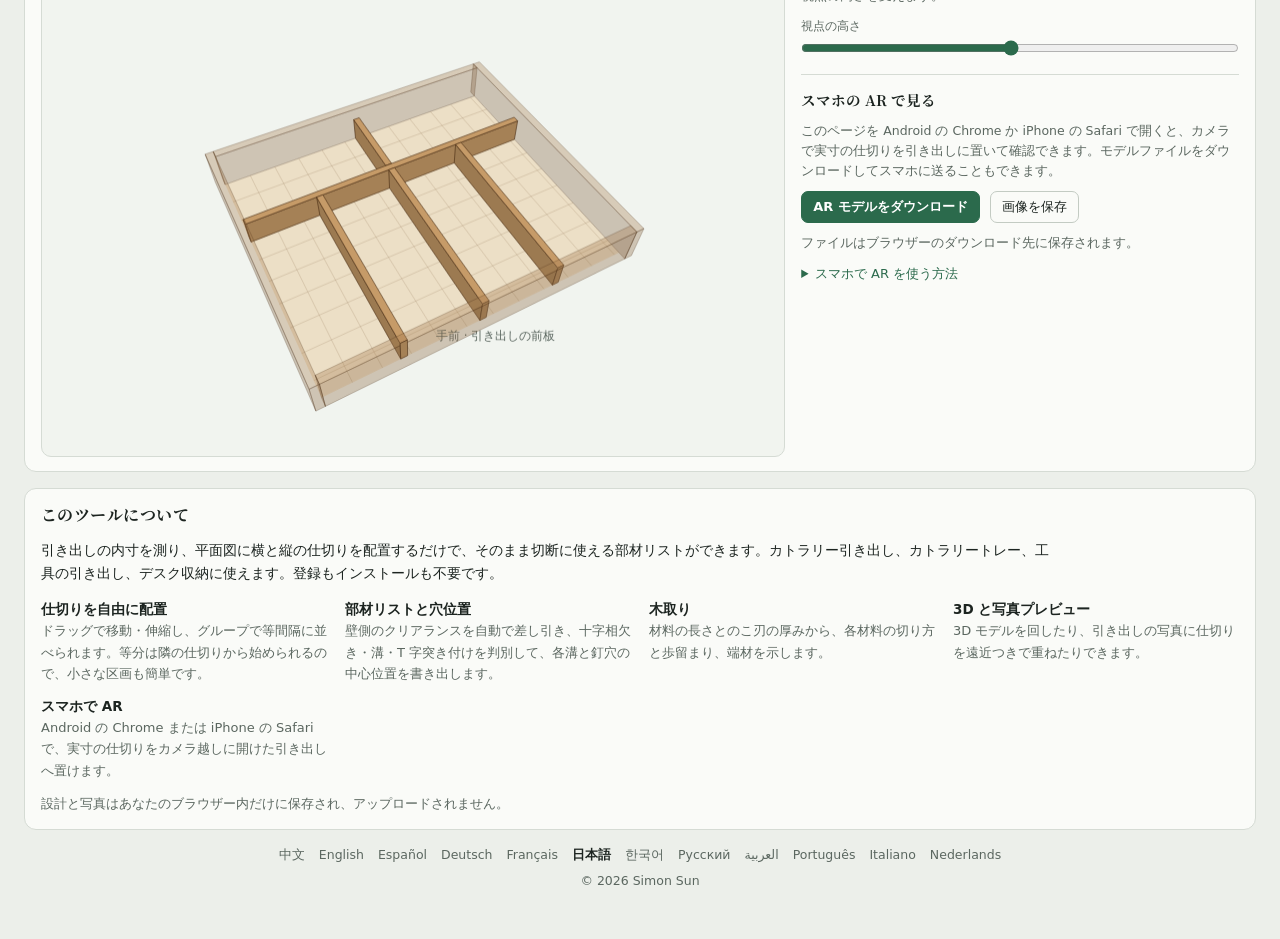
<file: ja/index.html>
<!doctype html>
<html lang="ja" dir="ltr">
<!-- Generated by tools/build.mjs from src/page.html and i18n/ja.json. Edit those, then run the build. -->
<head>
<meta charset="utf-8">
<meta name="viewport" content="width=device-width,initial-scale=1,viewport-fit=cover">
<title>引き出し仕切り板デザイナー｜カトラリー収納の部材リストと AR プレビュー</title>
<meta name="description" content="カトラリー引き出しの木製仕切りをオンラインで設計。引き出しの内寸に合わせて仕切りを配置し、部材リスト、溝と釘穴の位置、木取り図を作成。3D・写真・スマホの AR で確認できます。">
<meta name="author" content="Simon Sun">
<link rel="canonical" href="https://drawer.everburstsun.net/ja/">
<link rel="alternate" hreflang="zh-Hans" href="https://drawer.everburstsun.net/zh/">
<link rel="alternate" hreflang="en" href="https://drawer.everburstsun.net/en/">
<link rel="alternate" hreflang="es" href="https://drawer.everburstsun.net/es/">
<link rel="alternate" hreflang="de" href="https://drawer.everburstsun.net/de/">
<link rel="alternate" hreflang="fr" href="https://drawer.everburstsun.net/fr/">
<link rel="alternate" hreflang="ja" href="https://drawer.everburstsun.net/ja/">
<link rel="alternate" hreflang="ko" href="https://drawer.everburstsun.net/ko/">
<link rel="alternate" hreflang="ru" href="https://drawer.everburstsun.net/ru/">
<link rel="alternate" hreflang="ar" href="https://drawer.everburstsun.net/ar/">
<link rel="alternate" hreflang="pt" href="https://drawer.everburstsun.net/pt/">
<link rel="alternate" hreflang="it" href="https://drawer.everburstsun.net/it/">
<link rel="alternate" hreflang="nl" href="https://drawer.everburstsun.net/nl/">
<link rel="alternate" hreflang="x-default" href="https://drawer.everburstsun.net/">
<meta property="og:type" content="website">
<meta property="og:site_name" content="引き出し仕切り板デザイナー">
<meta property="og:title" content="引き出し仕切り板デザイナー｜カトラリー収納の部材リストと AR プレビュー">
<meta property="og:description" content="カトラリー引き出しの木製仕切りをオンラインで設計。引き出しの内寸に合わせて仕切りを配置し、部材リスト、溝と釘穴の位置、木取り図を作成。3D・写真・スマホの AR で確認できます。">
<meta property="og:url" content="https://drawer.everburstsun.net/ja/">
<meta property="og:image" content="https://drawer.everburstsun.net/og/ja.png">
<meta property="og:image:width" content="1200">
<meta property="og:image:height" content="630">
<meta property="og:image:alt" content="引き出し仕切り板デザイナー">
<meta property="og:locale" content="ja_JP">
<meta property="og:locale:alternate" content="zh_CN">
<meta property="og:locale:alternate" content="en_US">
<meta property="og:locale:alternate" content="es_ES">
<meta property="og:locale:alternate" content="de_DE">
<meta property="og:locale:alternate" content="fr_FR">
<meta property="og:locale:alternate" content="ko_KR">
<meta property="og:locale:alternate" content="ru_RU">
<meta property="og:locale:alternate" content="ar_AR">
<meta property="og:locale:alternate" content="pt_BR">
<meta property="og:locale:alternate" content="it_IT">
<meta property="og:locale:alternate" content="nl_NL">
<meta name="twitter:card" content="summary_large_image">
<meta name="theme-color" content="#ECEFEA" media="(prefers-color-scheme: light)">
<meta name="theme-color" content="#121714" media="(prefers-color-scheme: dark)">
<meta name="color-scheme" content="light dark">
<link rel="icon" href="../favicon.svg" type="image/svg+xml">
<link rel="apple-touch-icon" href="../apple-touch-icon.png">
<link rel="preconnect" href="https://fonts.googleapis.com">
<link rel="preconnect" href="https://fonts.gstatic.com" crossorigin>
<link rel="stylesheet" href="https://fonts.googleapis.com/css2?family=IBM+Plex+Mono:wght@400;500;600&family=Noto+Serif+JP:wght@600;700&display=swap">
<link rel="stylesheet" href="../css/style.css?v=d5b70543">
<style>:root{--f-title:"Noto Serif JP","Hiragino Mincho ProN","Yu Mincho",serif;--f-body:-apple-system,BlinkMacSystemFont,"Hiragino Sans","Hiragino Kaku Gothic ProN","Yu Gothic UI","Meiryo","Noto Sans JP",system-ui,sans-serif}</style>
<script type="application/ld+json">{"@context":"https://schema.org","@type":"WebApplication","name":"引き出し仕切り板デザイナー","url":"https://drawer.everburstsun.net/ja/","description":"カトラリー引き出しの木製仕切りをオンラインで設計。引き出しの内寸に合わせて仕切りを配置し、部材リスト、溝と釘穴の位置、木取り図を作成。3D・写真・スマホの AR で確認できます。","inLanguage":"ja","applicationCategory":"DesignApplication","operatingSystem":"Any","browserRequirements":"JavaScript が必要です。ライブ AR には Android の Chrome（ARCore 対応）または iPhone の Safari が必要です。","isAccessibleForFree":true,"image":"https://drawer.everburstsun.net/og/ja.png","offers":{"@type":"Offer","price":"0","priceCurrency":"USD"},"featureList":["仕切りを自由に配置ドラッグで移動・伸縮し、グループで等間隔に並べられます。等分は隣の仕切りから始められるので、小さな区画も簡単です。","部材リストと穴位置壁側のクリアランスを自動で差し引き、十字相欠き・溝・T 字突き付けを判別して、各溝と釘穴の中心位置を書き出します。","木取り材料の長さとのこ刃の厚みから、各材料の切り方と歩留まり、端材を示します。","3D と写真プレビュー3D モデルを回したり、引き出しの写真に仕切りを遠近つきで重ねたりできます。","スマホで ARAndroid の Chrome または iPhone の Safari で、実寸の仕切りをカメラ越しに開けた引き出しへ置けます。"],"author":{"@type":"Person","name":"Simon Sun"},"copyrightYear":2026}</script>
</head>
<body>
<!-- page:start -->
<header class="top">
  <div class="brand">
    <svg class="mark" viewBox="0 0 28 28" width="34" height="34" aria-hidden="true"><rect x="2.5" y="4.5" width="23" height="19" rx="2" fill="none" stroke="currentColor" stroke-width="2"/><path d="M2.5 11.5h23M10.5 11.5v12M17.5 11.5v12M14 4.5v7" fill="none" stroke="currentColor" stroke-width="2"/></svg>
    <div>
      <h1>引き出し仕切り板デザイナー</h1>
      <p class="sub" id="saveNote">変更はこのブラウザーに自動保存されます。</p>
    </div>
  </div>
  <div class="tools">
    <button type="button" class="btn" id="undoBtn" title="元に戻す（⌘Z / Ctrl+Z）">元に戻す</button>
    <button type="button" class="btn" id="redoBtn" title="やり直す（⇧⌘Z / Ctrl+Y）">やり直す</button>
    <select class="btn" id="presetSel" aria-label="サンプルを読み込む">
      <option value="">サンプルを読み込む…</option>
    </select>
    <a class="btn" href="#ar">プレビュー</a>
    <button type="button" class="btn" id="dataBtn">設計データ</button>
    <button type="button" class="btn danger" id="clearBtn">仕切りをすべて削除</button>
    <select class="btn" id="langSel" aria-label="言語" data-env="web"><option value="zh" lang="zh-CN">中文</option><option value="en" lang="en">English</option><option value="es" lang="es">Español</option><option value="de" lang="de">Deutsch</option><option value="fr" lang="fr">Français</option><option value="ja" lang="ja" selected>日本語</option><option value="ko" lang="ko">한국어</option><option value="ru" lang="ru">Русский</option><option value="ar" lang="ar">العربية</option><option value="pt" lang="pt-BR">Português</option><option value="it" lang="it">Italiano</option><option value="nl" lang="nl">Nederlands</option></select>
  </div>
</header>
<noscript><p class="noscript">このツールを使うには JavaScript を有効にしてください。</p></noscript>

<main class="work">
  <aside class="rail">
    <section class="card" aria-labelledby="h-drawer">
      <h2 id="h-drawer">引き出しの内寸</h2>
      <div class="fields three">
        <label class="fld"><span>幅 · 左右</span><span class="num"><input id="inW" type="number" step="any" min="100" max="2400" inputmode="decimal"><em>mm</em></span></label>
        <label class="fld"><span>奥行 · 前後</span><span class="num"><input id="inD" type="number" step="any" min="100" max="2400" inputmode="decimal"><em>mm</em></span></label>
        <label class="fld"><span>仕切りの高さ</span><span class="num"><input id="inH" type="number" step="any" min="10" max="300" inputmode="decimal"><em>mm</em></span></label>
      </div>
      <p class="hint">引き出しの内壁どうしの間を測ります。仕切りは内高より 10 mm ほど低くすると、開け閉めのときに天板に当たりません。</p>
      <div class="fields two">
        <label class="fld"><span>新しい仕切りの板厚</span><span class="num"><input id="inT" type="number" step="any" min="3" max="50" inputmode="decimal"><em>mm</em></span></label>
        <label class="fld"><span>ドラッグ時のスナップ</span><span class="num"><select id="inSnap"><option value="0">なし</option><option value="1">1 mm</option><option value="5">5 mm</option><option value="10">10 mm</option></select></span></label>
      </div>
    </section>

    <section class="card" aria-labelledby="h-groups">
      <div class="card-head"><h2 id="h-groups">仕切り</h2><span class="count" id="boardCount"></span></div>
      <div class="add-row">
        <button type="button" class="btn add" data-add="h"><span class="glyph h" aria-hidden="true"></span>横仕切りを追加</button>
        <button type="button" class="btn add" data-add="v"><span class="glyph v" aria-hidden="true"></span>縦仕切りを追加</button>
      </div>
      <p class="hint">新しい仕切りはいちばん大きい区画に入ります。先に図の区画をクリックしてから追加することもできます。仕切りをドラッグすると移動、両端の丸をドラッグすると長さが変わります。</p>
      <div id="groups" class="groups"></div>
    </section>
  </aside>

  <section class="stage" aria-label="平面図">
    <div class="stage-inner">
      <div class="stage-bar">
        <div class="chips" role="group" aria-label="図に表示">
          <button type="button" class="chip" data-view="dims">区画寸法</button>
          <button type="button" class="chip" data-view="parts">部材記号</button>
          <button type="button" class="chip" data-view="joints">接合部</button>
        </div>
        <div class="ctx" id="ctx"></div>
      </div>
      <div class="canvas-wrap" id="wrap">
        <svg id="svg" xmlns="http://www.w3.org/2000/svg" role="img" aria-label="引き出しの平面図"><g id="scene"></g></svg>
      </div>
      <div class="stage-foot" id="summary"></div>
    </div>
  </section>
</main>

<section class="lower">
  <div class="card" aria-labelledby="h-cut">
    <div class="card-head">
      <h2 id="h-cut">部材リスト</h2>
      <div class="row">
        <label class="fld gap-fld"><span>壁側のクリアランス（片側）</span><span class="num"><input id="inGap" type="number" step="any" min="0" max="5" inputmode="decimal"><em>mm</em></span></label>
        <button type="button" class="btn sm" id="copyCut" style="align-self:end">リストをコピー</button>
      </div>
    </div>
    <div class="table-wrap">
      <table class="cut-table">
        <thead><tr><th>部材</th><th>向き</th><th>切断寸法 長さ × 高さ × 厚さ</th><th class="c">数量</th><th>加工</th></tr></thead>
        <tbody id="cutBody"></tbody>
        <tfoot><tr><td colspan="5" id="cutFoot"></td></tr></tfoot>
      </table>
    </div>
    <ul class="notes" id="cutNotes"></ul>
  </div>

  <div class="side-col">
    <div class="card" aria-labelledby="h-iss">
      <div class="card-head"><h2 id="h-iss">チェック</h2><span id="issCount"></span></div>
      <ul id="issues"></ul>
    </div>
    <div class="card" aria-labelledby="h-stock">
      <h2 id="h-stock">木取り</h2>
      <div class="fields two">
        <label class="fld"><span>材料の長さ</span><span class="num"><input id="inStock" type="number" step="any" min="200" max="6000" inputmode="decimal"><em>mm</em></span></label>
        <label class="fld"><span>のこ刃の厚み</span><span class="num"><input id="inKerf" type="number" step="any" min="0" max="10" inputmode="decimal"><em>mm</em></span></label>
      </div>
      <div id="stock"></div>
    </div>
  </div>
</section>

<section class="card ar" id="ar" aria-labelledby="h-ar">
  <div class="card-head">
    <h2 id="h-ar">プレビュー</h2>
    <div class="seg" role="group" aria-label="プレビュー方法">
      <button type="button" data-armode="3d" aria-pressed="true">3D 表示</button>
      <button type="button" data-armode="photo" aria-pressed="false">写真に合成</button>
    </div>
  </div>
  <div class="ar-grid">
    <div class="ar-stage" id="arStage">
      <canvas id="arCanvas" aria-label="仕切りの立体プレビュー"></canvas>
      <div class="ar-empty" id="arEmpty" hidden>
        <svg viewBox="0 0 48 48" width="44" height="44" aria-hidden="true"><path d="M8 16h7l3-5h12l3 5h7v22H8z" fill="none" stroke="currentColor" stroke-width="2.4" stroke-linejoin="round"/><circle cx="24" cy="26" r="7" fill="none" stroke="currentColor" stroke-width="2.4"/></svg>
        <p>開けた引き出しを撮影すると、仕切りが実寸で写真に入ります。</p>
        <label class="btn primary file-btn">撮影または写真を選択<input type="file" accept="image/*" data-arfile></label>
      </div>
    </div>
    <div class="ar-side">
      <div class="ar-ctl" id="ar3dCtl">
        <p class="hint">ドラッグで回転します。スマホでは左右にスワイプで回転、スライダーで視点の高さを変えます。</p>
        <label class="fld"><span>視点の高さ</span><input type="range" id="arPitch" min="15" max="88" value="50"></label>
      </div>
      <div class="ar-ctl" id="arPhotoCtl" hidden>
        <ol class="steps">
          <li>引き出しを開け、手前の斜め上から、底の内側の四隅がすべて入るように撮影します。</li>
          <li>4 つの丸を底の内側の四隅にドラッグします：左奥、右奥、右手前、左手前。</li>
          <li>仕切りが設計寸法どおりに、遠近をつけて写真に重なります。</li>
        </ol>
        <label class="btn file-btn" id="arFileBtn">撮影または写真を選択<input type="file" accept="image/*" data-arfile></label>
        <label class="fld"><span>仕切りの不透明度</span><input type="range" id="arAlpha" min="30" max="100" value="92"></label>
        <label class="check"><input type="checkbox" id="arOutline" checked> 底の輪郭線を表示</label>
        <button type="button" class="btn sm" id="arReset">四隅をリセット</button>
        <p class="hint">写真はブラウザー内だけで処理され、アップロードされません。</p>
      </div>
      <div class="ar-export">
        <h3>スマホの AR で見る</h3>
        <p class="hint" id="arLiveNote">実寸の 3D モデルをダウンロードし、スマホのカメラで実際の引き出しに置いて確認できます。</p>
        <div class="row">
          <button type="button" class="btn primary" id="arLiveBtn" hidden>引き出しで AR 表示</button>
          <button type="button" class="btn primary" id="arModelBtn" disabled>AR モデルをダウンロード</button>
          <button type="button" class="btn" id="arShotBtn" disabled>画像を保存</button>
        </div>
        <p class="hint" id="arDlNote">ファイルを保存できるか確認しています…</p>
        <details>
          <summary>スマホで AR を使う方法</summary>
          <p data-env="web" hidden><b>Android：</b>このページを Chrome で開き、「引き出しで AR 表示」をタップします。初回はカメラへのアクセスを求められます。引き出しを開けて底の上でスマホをゆっくり動かし、リングが出たら画面をタップして仕切りを置きます。1 本指でドラッグ、2 本指で回転して、緑の輪郭を内壁に合わせます（オレンジの辺が手前）。ARCore 対応のスマホが必要です。</p>
          <p data-env="web" hidden><b>iPhone / iPad：</b>このページを Safari で開き、「引き出しで AR 表示」をタップすると、標準の AR クイックルックが開きます。引き出しの底に向け、モデルが出たらドラッグと 2 本指の回転で、半透明の底板を引き出しの底に合わせます。</p>
          <p data-env="web" hidden><b>モデルファイル：</b>「AR モデルをダウンロード」で zip が保存されます。中の drawer-dividers.usdz は iPhone 用、drawer-dividers.glb は Android やパソコンの 3D ビューアー用で、どちらも実寸です。</p>
          <p data-env="claude"><b>iPhone / iPad：</b>「ファイル」アプリでダウンロードした zip をタップして展開し、drawer-dividers.usdz を開いて上部の「AR」に切り替えます。引き出しの底に向け、モデルが出たらドラッグと 2 本指の回転で半透明の底板を底に合わせます。100% のままなら実寸で見えます。</p>
          <p data-env="claude"><b>Android：</b>展開して、GLB に対応した 3D または AR ビューアーで drawer-dividers.glb を開きます。標準アプリは機種によって異なり、インストールが必要な場合もあります。</p>
        </details>
      </div>
    </div>
  </div>
</section>

<section class="card about" aria-labelledby="h-about">
  <h2 id="h-about">このツールについて</h2>
  <p>引き出しの内寸を測り、平面図に横と縦の仕切りを配置するだけで、そのまま切断に使える部材リストができます。カトラリー引き出し、カトラリートレー、工具の引き出し、デスク収納に使えます。登録もインストールも不要です。</p>
  <ul class="about-list">
    <li><b>仕切りを自由に配置</b>ドラッグで移動・伸縮し、グループで等間隔に並べられます。等分は隣の仕切りから始められるので、小さな区画も簡単です。</li>
    <li><b>部材リストと穴位置</b>壁側のクリアランスを自動で差し引き、十字相欠き・溝・T 字突き付けを判別して、各溝と釘穴の中心位置を書き出します。</li>
    <li><b>木取り</b>材料の長さとのこ刃の厚みから、各材料の切り方と歩留まり、端材を示します。</li>
    <li><b>3D と写真プレビュー</b>3D モデルを回したり、引き出しの写真に仕切りを遠近つきで重ねたりできます。</li>
    <li><b>スマホで AR</b>Android の Chrome または iPhone の Safari で、実寸の仕切りをカメラ越しに開けた引き出しへ置けます。</li>
  </ul>
  <p class="hint">設計と写真はあなたのブラウザー内だけに保存され、アップロードされません。</p>
</section>

<footer class="foot" data-env="web">
  <nav class="lang-nav" aria-label="言語"><a href="../zh/" hreflang="zh-Hans" lang="zh-CN" data-lang="zh">中文</a><a href="../en/" hreflang="en" lang="en" data-lang="en">English</a><a href="../es/" hreflang="es" lang="es" data-lang="es">Español</a><a href="../de/" hreflang="de" lang="de" data-lang="de">Deutsch</a><a href="../fr/" hreflang="fr" lang="fr" data-lang="fr">Français</a><a href="../ja/" hreflang="ja" lang="ja" data-lang="ja" aria-current="page">日本語</a><a href="../ko/" hreflang="ko" lang="ko" data-lang="ko">한국어</a><a href="../ru/" hreflang="ru" lang="ru" data-lang="ru">Русский</a><a href="../ar/" hreflang="ar" lang="ar" data-lang="ar">العربية</a><a href="../pt/" hreflang="pt" lang="pt-BR" data-lang="pt">Português</a><a href="../it/" hreflang="it" lang="it" data-lang="it">Italiano</a><a href="../nl/" hreflang="nl" lang="nl" data-lang="nl">Nederlands</a></nav>
  <p dir="ltr">© 2026 Simon Sun</p>
</footer>

<div class="overlay" id="dlg" hidden>
  <div class="dlg" role="dialog" aria-modal="true" aria-labelledby="dlgTitle">
    <h2 id="dlgTitle"></h2>
    <p class="hint" id="dlgHint"></p>
    <textarea id="dlgText" spellcheck="false" aria-label="設計テキスト"></textarea>
    <p class="dlg-msg" id="dlgMsg"></p>
    <div class="row end">
      <button type="button" class="btn" id="dlgCopy">コピー</button>
      <button type="button" class="btn primary" id="dlgImport">このテキストを読み込む</button>
      <button type="button" class="btn" id="dlgClose">閉じる</button>
    </div>
  </div>
</div>
<div class="toast" id="toast" role="status" hidden></div>
<div class="xr-overlay" id="xrOverlay" hidden>
  <p class="xr-hint" id="xrHint" role="status"></p>
  <div class="xr-bar" id="xrBar">
    <button type="button" class="btn" id="xrRotL" aria-label="反時計回りに 1 度回す" hidden>↺ 1°</button>
    <button type="button" class="btn" id="xrRotR" aria-label="時計回りに 1 度回す" hidden>↻ 1°</button>
    <button type="button" class="btn" id="xrAgain" hidden>置き直す</button>
    <button type="button" class="btn primary" id="xrExit">AR を終了</button>
  </div>
</div>
<!-- page:end -->
<script>window.I18N={"lang":"ja","dec":".","msg":{"name.h":"横仕切り {n}","name.v":"縦仕切り {n}","short.h":"横","short.v":"縦","wall.back":"奥の壁","wall.front":"手前の壁","wall.left":"左の壁","wall.right":"右の壁","end.left":"左端","end.right":"右端","end.back":"奥側の端","end.front":"手前側の端","board.nth":"{name} の {n} 枚目","preset.classic":"定番のカトラリー収納","preset.grid":"3 × 3 の格子","preset.long":"長物スペース＋小区画","preset.strips":"細長い 5 列","preset.option":"{name}（{W} × {D}）","iss.clash":"{a} と {b} が角で重なっています。一方を短くして、もう一方の側面で止めてください","iss.overlapSelf":"{name} の板どうしが重なっています。間隔を広げるか枚数を減らしてください","iss.overlap":"{a} と {b} が重なっています","iss.evenTight":"{name} の等分範囲は {w} mm しかなく、厚さ {t} mm の板 {n} 枚は入りません","iss.outside":"{name} が引き出しの内壁から {d} mm はみ出しています","iss.whoAll":"（{n} 枚）","iss.whoSome":"（{n} 枚中 {k} 枚）","iss.dangle":"{name}{who}の{end}が浮いています。最寄りの壁または仕切りまで {gap} mm","iss.narrow":"幅 30 mm 未満の区画が {n} か所あり、カトラリーには狭すぎます","iss.ok":"問題はありません。すべての仕切りは両端が支えられ、重なりもありません。","iss.bad":"問題 {n} 件","iss.warn":"注意 {n} 件","iss.pass":"すべて OK","svg.front":"手前 · 引き出しの前板","svg.compTip":"区画の内寸 {w} × {h} mm","svg.compTipOdd":"変形区画、面積 約 {a} cm²","svg.boardTip":"{name} · 部材 {part} · 長さ {L} mm","svg.knobTip":"ドラッグで{end}を動かす","svg.innerW":"内幅 {v}","svg.innerD":"内奥行 {v}","sum.boards":"仕切り \u003cb>{n}\u003c/b> 枚","sum.comps":"区画 \u003cb>{n}\u003c/b>","sum.cross":"十字相欠き \u003cb>{n}\u003c/b>","sum.lap":"端部の相欠き \u003cb>{n}\u003c/b>","sum.dado":"溝はめ \u003cb>{n}\u003c/b>","sum.butt":"T 字突き付け \u003cb>{n}\u003c/b>","legend":"平面図：上が奥の壁、下が引き出しの前板です。区画内の数字は内寸 幅 × 奥行（mm）。オレンジの点は支えのない端を示します。","legend.holes":"丸と破線は T 字突き付けの釘穴と釘の向きです。仕切りを選ぶと、緑の数字で溝と穴の中心位置を表示します。その板の左端（縦仕切りは奥側の端）から測った値で、部材リストと同じです。","punct.sp":"","punct.comma":"、","punct.semi":"；","punct.list":"、","toast.sample":"サンプル「{name}」を読み込みました。元に戻せます","toast.cleared":"仕切りをすべて削除しました。元に戻せます","copy.head":"引き出し内寸 {W} × {D} mm、仕切りの高さ {H} mm","copy.item":"{head}：{details}","copy.plain":"両端は直角切り","copy.fallback":"ブラウザーが直接のコピーを許可していません。下のテキストをすべて選択してコピーしてください。","data.title":"設計データ","data.hint":"このテキストに設計のすべてが入っています。コピーして保存し、あとでここに貼り付けて「このテキストを読み込む」を押すと復元できます。人に送ることもできます。","data.bad":"有効な設計データではありません。「設計データ」からコピーしたテキストを丸ごと貼り付けてください。","cut.title":"部材リスト","toast.cutCopied":"部材リストをコピーしました","toast.copied":"コピーしました","toast.copyKeys":"⌘C / Ctrl+C で選択中のテキストをコピーしてください","toast.imported":"仕切り {n} グループを読み込みました","ref.board":"仕切り","ref.custom":"数値を指定","sum.count":"{n} 枚","sum.len":"長さ {v}","sum.thk":"厚さ {v}","sum.even":"等分 {a}–{b}","sum.from":"{ref}から {v}","calc.range":"範囲 {a}–{b}、幅 \u003cb>{w}\u003c/b> mm","calc.rangeGap":"範囲 {a}–{b}、幅 \u003cb>{w}\u003c/b> mm、区画の内のり \u003cb>{c}\u003c/b> mm","calc.noFit":"この枚数は入りません","calc.auto":"両側のいちばん近い仕切りに合わせる","calc.manual.h":"1 枚目は奥の壁から \u003cb>{first}\u003c/b> mm、最後の 1 枚は{end}まで \u003cb>{last}\u003c/b> mm","calc.manual.v":"1 枚目は左の壁から \u003cb>{first}\u003c/b> mm、最後の 1 枚は{end}まで \u003cb>{last}\u003c/b> mm","card.orient":"向き","card.fewer":"1 枚減らす","card.more":"1 枚増やす","card.count":"枚数","card.pcs":"枚","f.L":"長さ","f.t":"幅（板厚）","f.start.h":"始点 · 左端から左の壁まで","f.start.v":"始点 · 奥側の端から奥の壁まで","btn.full":"壁から壁まで","btn.fullTip":"片側の壁から反対側の壁まで通す","btn.fit":"両側に合わせる","btn.fitTip":"両側のいちばん近い仕切りか壁まで伸縮する","card.pos":"位置","card.posMode":"位置の決め方","mode.even":"等分","mode.manual":"指定","f.aRef":"等分の始点","f.bRef":"等分の終点","f.a.h":"始点 · 奥の壁から","f.a.v":"始点 · 左の壁から","f.b.h":"終点 · 奥の壁から","f.b.v":"終点 · 左の壁から","f.posRef":"1 枚目の基準","f.off":"距離","f.gap":"板どうしの内のり","card.delTip":"この仕切りグループを削除","card.del":"{name}を削除","groups.empty":"まだ仕切りがありません。上のボタンで追加するか、先に図の区画をクリックしてください。","count.groups":"{n} グループ","count.boards":"{n} 枚","count.parts":"部材 {n} 種","live.h":"奥の壁から {pos} · 長さ {L}","live.v":"左の壁から {pos} · 長さ {L}","ctx.keys":"矢印キーで 1 mm、Shift を押しながらで 10 mm 移動","ctx.del":"削除","ctx.comp":"選択中の区画","ctx.addIn":"区画内に追加：","ctx.nAria":"枚数","ctx.n":"{n} 枚","ctx.addH":"横仕切り","ctx.addV":"縦仕切り","ctx.hint":"区画をクリックすると、その中に直接仕切りを追加できます","proc.lap.h":"下向きの相欠き溝 {n} か所","proc.lap.v":"上向きの相欠き溝 {n} か所","proc.dado.back":"奥側の面に溝 {n} か所","proc.dado.front":"手前側の面に溝 {n} か所","proc.dado.left":"左側の面に溝 {n} か所","proc.dado.right":"右側の面に溝 {n} か所","proc.butt.back":"奥側の面に T 字突き付け {n} か所","proc.butt.front":"手前側の面に T 字突き付け {n} か所","proc.butt.left":"左側の面に T 字突き付け {n} か所","proc.butt.right":"右側の面に T 字突き付け {n} か所","proc.size":"幅 {w} 深さ {d}","proc.nail":"釘穴、底から {h}","proc.center.h":"中心 左端から {list}","proc.center.v":"中心 奥側の端から {list}","proc.edge.h":"近い側の縁 左端から {list}","proc.edge.v":"近い側の縁 奥側の端から {list}","proc.hole.h":"穴の中心 左端から {list}","proc.hole.v":"穴の中心 奥側の端から {list}","proc.none":"両端は直角切り、加工なし","cut.empty":"まだ仕切りがありません。","cut.foot":"{parts}、計 {boards}、仕切りの総延長 {len} m（のこ刃の厚みは含みません）","note.gap":"切断寸法は壁側のクリアランスを差し引いてあります。側壁に当たる端ごとに {g} mm 短くしているので、引き出しに入れてもきつくなりません。","note.lap":"相欠き溝の深さは仕切りの高さの半分、{d} mm です。横仕切りは下から、縦仕切りは上から溝を切り、差し込んで組みます。","note.dado":"溝はめは、仕切りの端を別の板の側面の溝に差し込む接合です。溝の深さが差し込み量になります。","note.butt":"T 字突き付けが {n} か所あります。突き当てられる側の板の穴の中心に下穴をあけ、反対側の面から小釘かビスを相手の板の端に打ち込み、木工用接着剤を併用します。より丈夫にしたい場合は溝はめにしてください。","note.pos":"「中心」は溝や穴の中心線からその端まで、「近い側の縁」は溝のその端に近い側の縁からその端までの距離です。墨付けはすべて同じ端から測ってください。","stock.tip":"部材 {part} · {len} mm","stock.left":"残り {v}","stock.over":"材料より長い部材：{parts}。長い材料を使うか、継いでください。","stock.head":"材料 {size} mm（幅 × 厚さ）","stock.bars":"{n} 本 · 歩留まり {u}%","stock.empty":"仕切りを追加すると、材料ごとの切り方がここに表示されます。","save.note":"変更はこのブラウザーに自動保存されます。","save.sample":"サンプル「{name}」です。そのまま編集できます。変更はこのブラウザーに自動保存されます。","toast.noRoom":"ここは {w} mm しかなく、厚さ {t} mm の板 {n} 枚は入りません","toast.deleted":"{name}を削除しました。元に戻せます","corner.lb":"左奥","corner.rb":"右奥","corner.rf":"右手前","corner.lf":"左手前","photo.order":"左奥 → 右奥 → 右手前 → 左手前 の順に一周させてください","photo.change":"別の写真にする","toast.dragCorners":"4 つの丸を引き出しの底の内側の四隅にドラッグしてください","toast.badPhoto":"この写真を開けません。JPG か PNG でお試しください","dl.web":"ファイルはブラウザーのダウンロード先に保存されます。","dl.claudeOk":"保存の前にファイル名とサイズが表示され、確認できます。","dl.claudeNo":"この開き方ではファイルを保存できません。claude.ai のウェブ版か Claude アプリで開くとダウンロードできます。","toast.saveBusy":"保存の確認がすでに開いています。少ししてからお試しください","toast.saveTooLarge":"ファイルが大きすぎるため保存されませんでした","toast.saveFail":"ここでは今ファイルを保存できません","readme.title":"引き出しの仕切り · AR モデル（実寸）","readme.size":"引き出し内寸 {W} × {D} mm、仕切りの高さ {H} mm、仕切り {n} 枚。","readme.base":"モデルの半透明の薄い板は引き出しの底です。実際の引き出しに合わせる目安にしてください。","readme.ios1":"1. 「ファイル」アプリでこの zip をタップして展開します。","readme.ios2":"2. drawer-dividers.usdz を開き、上部の「AR」に切り替えます。","readme.ios3":"3. 引き出しの底に向け、モデルが出たらドラッグと 2 本指の回転で半透明の底板を底に合わせます。100% のままにしてください。","readme.android":"GLB に対応した 3D または AR ビューアーで drawer-dividers.glb を開きます。","readme.web":"設計ページを Chrome で開き、「引き出しで AR 表示」をタップしても見られます。","file.zip":"引き出し仕切り-ARモデル.zip","file.jpg":"引き出し仕切り-プレビュー.jpg","toast.modelSaved":"AR モデルを保存しました","toast.shotSaved":"画像を保存しました","toast.shotFail":"画像を作成できませんでした","xr.search":"引き出しを開け、底の上でスマホをゆっくり動かしてカメラに底を認識させてください","xr.aim":"リングは仕切りの中心です。引き出しの底の真ん中に合わせて画面をタップすると置けます","xr.placed":"1 本指でドラッグ、2 本指で回転して、緑の輪郭を内壁に合わせます。オレンジの辺が手前です","live.xr":"スマホのカメラで、実寸の仕切りを開けた引き出しに置けます。初回はカメラへのアクセスを求められます。","live.ql":"iPhone 標準の AR クイックルックで、実寸の仕切りを開けた引き出しに置けます。","live.none":"このページを Android の Chrome か iPhone の Safari で開くと、カメラで実寸の仕切りを引き出しに置いて確認できます。モデルファイルをダウンロードしてスマホに送ることもできます。","live.insecure":"カメラを使う AR には、https のアドレスでこのページを開く必要があります。今はモデルファイルをダウンロードしてスマホに送れます。","toast.xrDenied":"カメラを使えません。ブラウザーのサイト設定でカメラを許可してから、もう一度お試しください","toast.xrHttps":"AR を使うには https のアドレスでこのページを開いてください","toast.xrUnsupported":"このスマホでは今ウェブ AR を開けません","toast.xrFail":"AR を開始できませんでした。別のブラウザーを使うか Chrome を更新してください"}};</script>
<script src="../js/i18n.js?v=c1e11480"></script>
<script src="../js/model.js?v=72e23013"></script>
<script src="../js/ar-math.js?v=f782135c"></script>
<script src="../js/drawing.js?v=40b28a5b"></script>
<script src="../js/panels.js?v=c0389acb"></script>
<script src="../js/events.js?v=ae5be8ad"></script>
<script src="../js/preview.js?v=74a0c278"></script>
<script src="../js/live-ar.js?v=a1f0803b"></script>
<script src="../js/main.js?v=de32ab88"></script>
</body>
</html>
</file>
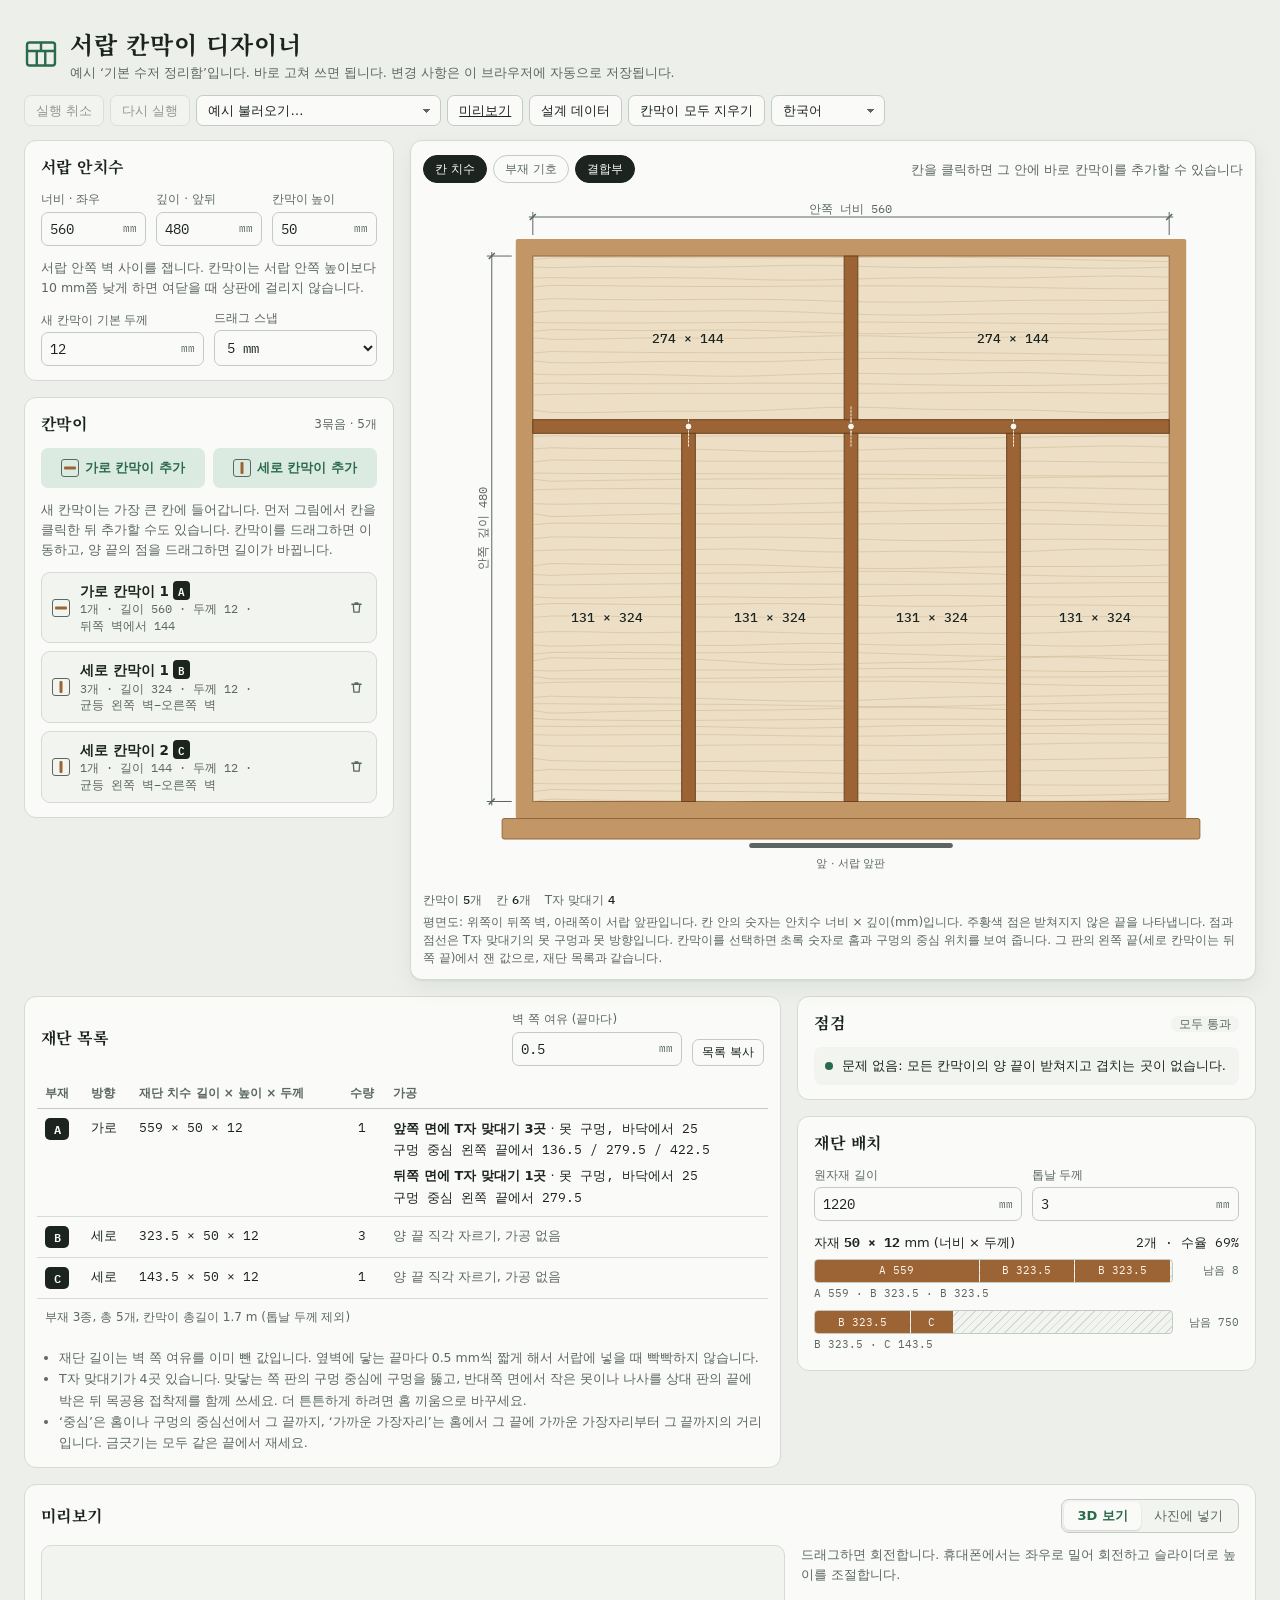
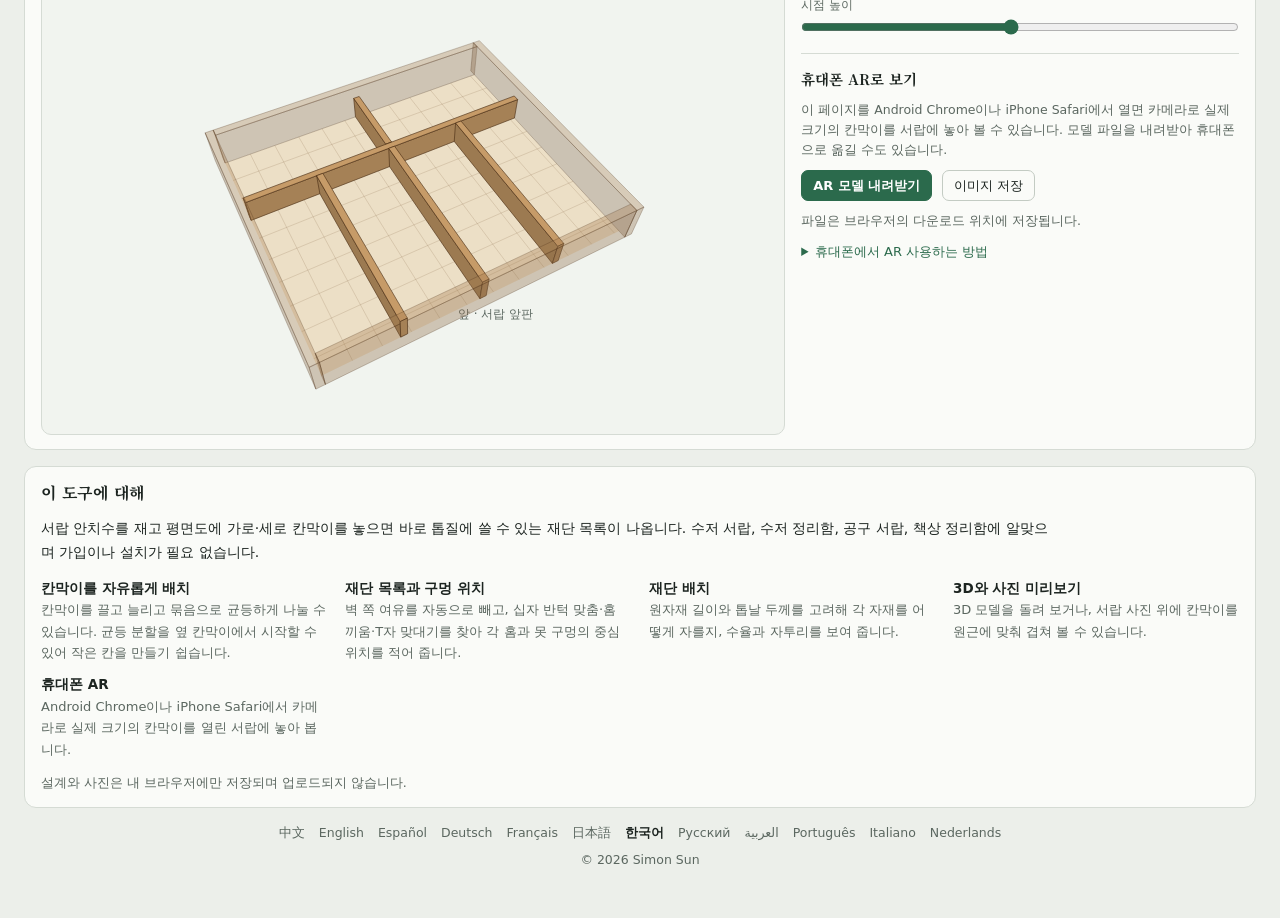
<file: ko/index.html>
<!doctype html>
<html lang="ko" dir="ltr">
<!-- Generated by tools/build.mjs from src/page.html and i18n/ko.json. Edit those, then run the build. -->
<head>
<meta charset="utf-8">
<meta name="viewport" content="width=device-width,initial-scale=1,viewport-fit=cover">
<title>서랍 칸막이 디자이너 · 수저 서랍 배치, 재단 목록, AR 미리보기</title>
<meta name="description" content="수저 서랍용 나무 칸막이를 온라인으로 설계하세요. 서랍 안치수에 맞춰 칸막이를 배치하면 재단 목록, 홈과 못 구멍 위치, 재단 배치도가 나오고 3D·사진·휴대폰 AR로 확인할 수 있습니다.">
<meta name="author" content="Simon Sun">
<link rel="canonical" href="https://drawer.everburstsun.net/ko/">
<link rel="alternate" hreflang="zh-Hans" href="https://drawer.everburstsun.net/zh/">
<link rel="alternate" hreflang="en" href="https://drawer.everburstsun.net/en/">
<link rel="alternate" hreflang="es" href="https://drawer.everburstsun.net/es/">
<link rel="alternate" hreflang="de" href="https://drawer.everburstsun.net/de/">
<link rel="alternate" hreflang="fr" href="https://drawer.everburstsun.net/fr/">
<link rel="alternate" hreflang="ja" href="https://drawer.everburstsun.net/ja/">
<link rel="alternate" hreflang="ko" href="https://drawer.everburstsun.net/ko/">
<link rel="alternate" hreflang="ru" href="https://drawer.everburstsun.net/ru/">
<link rel="alternate" hreflang="ar" href="https://drawer.everburstsun.net/ar/">
<link rel="alternate" hreflang="pt" href="https://drawer.everburstsun.net/pt/">
<link rel="alternate" hreflang="it" href="https://drawer.everburstsun.net/it/">
<link rel="alternate" hreflang="nl" href="https://drawer.everburstsun.net/nl/">
<link rel="alternate" hreflang="x-default" href="https://drawer.everburstsun.net/">
<meta property="og:type" content="website">
<meta property="og:site_name" content="서랍 칸막이 디자이너">
<meta property="og:title" content="서랍 칸막이 디자이너 · 수저 서랍 배치, 재단 목록, AR 미리보기">
<meta property="og:description" content="수저 서랍용 나무 칸막이를 온라인으로 설계하세요. 서랍 안치수에 맞춰 칸막이를 배치하면 재단 목록, 홈과 못 구멍 위치, 재단 배치도가 나오고 3D·사진·휴대폰 AR로 확인할 수 있습니다.">
<meta property="og:url" content="https://drawer.everburstsun.net/ko/">
<meta property="og:image" content="https://drawer.everburstsun.net/og/ko.png">
<meta property="og:image:width" content="1200">
<meta property="og:image:height" content="630">
<meta property="og:image:alt" content="서랍 칸막이 디자이너">
<meta property="og:locale" content="ko_KR">
<meta property="og:locale:alternate" content="zh_CN">
<meta property="og:locale:alternate" content="en_US">
<meta property="og:locale:alternate" content="es_ES">
<meta property="og:locale:alternate" content="de_DE">
<meta property="og:locale:alternate" content="fr_FR">
<meta property="og:locale:alternate" content="ja_JP">
<meta property="og:locale:alternate" content="ru_RU">
<meta property="og:locale:alternate" content="ar_AR">
<meta property="og:locale:alternate" content="pt_BR">
<meta property="og:locale:alternate" content="it_IT">
<meta property="og:locale:alternate" content="nl_NL">
<meta name="twitter:card" content="summary_large_image">
<meta name="theme-color" content="#ECEFEA" media="(prefers-color-scheme: light)">
<meta name="theme-color" content="#121714" media="(prefers-color-scheme: dark)">
<meta name="color-scheme" content="light dark">
<link rel="icon" href="../favicon.svg" type="image/svg+xml">
<link rel="apple-touch-icon" href="../apple-touch-icon.png">
<link rel="preconnect" href="https://fonts.googleapis.com">
<link rel="preconnect" href="https://fonts.gstatic.com" crossorigin>
<link rel="stylesheet" href="https://fonts.googleapis.com/css2?family=IBM+Plex+Mono:wght@400;500;600&family=Noto+Serif+KR:wght@600;700&display=swap">
<link rel="stylesheet" href="../css/style.css?v=d5b70543">
<style>:root{--f-title:"Noto Serif KR","AppleMyungjo","Batang",serif;--f-body:-apple-system,BlinkMacSystemFont,"Apple SD Gothic Neo","Malgun Gothic","Noto Sans KR",system-ui,sans-serif}</style>
<script type="application/ld+json">{"@context":"https://schema.org","@type":"WebApplication","name":"서랍 칸막이 디자이너","url":"https://drawer.everburstsun.net/ko/","description":"수저 서랍용 나무 칸막이를 온라인으로 설계하세요. 서랍 안치수에 맞춰 칸막이를 배치하면 재단 목록, 홈과 못 구멍 위치, 재단 배치도가 나오고 3D·사진·휴대폰 AR로 확인할 수 있습니다.","inLanguage":"ko","applicationCategory":"DesignApplication","operatingSystem":"Any","browserRequirements":"JavaScript가 필요합니다. 실시간 AR은 Android Chrome(ARCore 지원) 또는 iPhone Safari에서 작동합니다.","isAccessibleForFree":true,"image":"https://drawer.everburstsun.net/og/ko.png","offers":{"@type":"Offer","price":"0","priceCurrency":"USD"},"featureList":["칸막이를 자유롭게 배치칸막이를 끌고 늘리고 묶음으로 균등하게 나눌 수 있습니다. 균등 분할을 옆 칸막이에서 시작할 수 있어 작은 칸을 만들기 쉽습니다.","재단 목록과 구멍 위치벽 쪽 여유를 자동으로 빼고, 십자 반턱 맞춤·홈 끼움·T자 맞대기를 찾아 각 홈과 못 구멍의 중심 위치를 적어 줍니다.","재단 배치원자재 길이와 톱날 두께를 고려해 각 자재를 어떻게 자를지, 수율과 자투리를 보여 줍니다.","3D와 사진 미리보기3D 모델을 돌려 보거나, 서랍 사진 위에 칸막이를 원근에 맞춰 겹쳐 볼 수 있습니다.","휴대폰 ARAndroid Chrome이나 iPhone Safari에서 카메라로 실제 크기의 칸막이를 열린 서랍에 놓아 봅니다."],"author":{"@type":"Person","name":"Simon Sun"},"copyrightYear":2026}</script>
</head>
<body>
<!-- page:start -->
<header class="top">
  <div class="brand">
    <svg class="mark" viewBox="0 0 28 28" width="34" height="34" aria-hidden="true"><rect x="2.5" y="4.5" width="23" height="19" rx="2" fill="none" stroke="currentColor" stroke-width="2"/><path d="M2.5 11.5h23M10.5 11.5v12M17.5 11.5v12M14 4.5v7" fill="none" stroke="currentColor" stroke-width="2"/></svg>
    <div>
      <h1>서랍 칸막이 디자이너</h1>
      <p class="sub" id="saveNote">변경 사항은 이 브라우저에 자동으로 저장됩니다.</p>
    </div>
  </div>
  <div class="tools">
    <button type="button" class="btn" id="undoBtn" title="실행 취소 (⌘Z / Ctrl+Z)">실행 취소</button>
    <button type="button" class="btn" id="redoBtn" title="다시 실행 (⇧⌘Z / Ctrl+Y)">다시 실행</button>
    <select class="btn" id="presetSel" aria-label="예시 배치 불러오기">
      <option value="">예시 불러오기…</option>
    </select>
    <a class="btn" href="#ar">미리보기</a>
    <button type="button" class="btn" id="dataBtn">설계 데이터</button>
    <button type="button" class="btn danger" id="clearBtn">칸막이 모두 지우기</button>
    <select class="btn" id="langSel" aria-label="언어" data-env="web"><option value="zh" lang="zh-CN">中文</option><option value="en" lang="en">English</option><option value="es" lang="es">Español</option><option value="de" lang="de">Deutsch</option><option value="fr" lang="fr">Français</option><option value="ja" lang="ja">日本語</option><option value="ko" lang="ko" selected>한국어</option><option value="ru" lang="ru">Русский</option><option value="ar" lang="ar">العربية</option><option value="pt" lang="pt-BR">Português</option><option value="it" lang="it">Italiano</option><option value="nl" lang="nl">Nederlands</option></select>
  </div>
</header>
<noscript><p class="noscript">이 도구를 사용하려면 JavaScript를 켜야 합니다.</p></noscript>

<main class="work">
  <aside class="rail">
    <section class="card" aria-labelledby="h-drawer">
      <h2 id="h-drawer">서랍 안치수</h2>
      <div class="fields three">
        <label class="fld"><span>너비 · 좌우</span><span class="num"><input id="inW" type="number" step="any" min="100" max="2400" inputmode="decimal"><em>mm</em></span></label>
        <label class="fld"><span>깊이 · 앞뒤</span><span class="num"><input id="inD" type="number" step="any" min="100" max="2400" inputmode="decimal"><em>mm</em></span></label>
        <label class="fld"><span>칸막이 높이</span><span class="num"><input id="inH" type="number" step="any" min="10" max="300" inputmode="decimal"><em>mm</em></span></label>
      </div>
      <p class="hint">서랍 안쪽 벽 사이를 잽니다. 칸막이는 서랍 안쪽 높이보다 10 mm쯤 낮게 하면 여닫을 때 상판에 걸리지 않습니다.</p>
      <div class="fields two">
        <label class="fld"><span>새 칸막이 기본 두께</span><span class="num"><input id="inT" type="number" step="any" min="3" max="50" inputmode="decimal"><em>mm</em></span></label>
        <label class="fld"><span>드래그 스냅</span><span class="num"><select id="inSnap"><option value="0">끄기</option><option value="1">1 mm</option><option value="5">5 mm</option><option value="10">10 mm</option></select></span></label>
      </div>
    </section>

    <section class="card" aria-labelledby="h-groups">
      <div class="card-head"><h2 id="h-groups">칸막이</h2><span class="count" id="boardCount"></span></div>
      <div class="add-row">
        <button type="button" class="btn add" data-add="h"><span class="glyph h" aria-hidden="true"></span>가로 칸막이 추가</button>
        <button type="button" class="btn add" data-add="v"><span class="glyph v" aria-hidden="true"></span>세로 칸막이 추가</button>
      </div>
      <p class="hint">새 칸막이는 가장 큰 칸에 들어갑니다. 먼저 그림에서 칸을 클릭한 뒤 추가할 수도 있습니다. 칸막이를 드래그하면 이동하고, 양 끝의 점을 드래그하면 길이가 바뀝니다.</p>
      <div id="groups" class="groups"></div>
    </section>
  </aside>

  <section class="stage" aria-label="평면도">
    <div class="stage-inner">
      <div class="stage-bar">
        <div class="chips" role="group" aria-label="그림에 표시">
          <button type="button" class="chip" data-view="dims">칸 치수</button>
          <button type="button" class="chip" data-view="parts">부재 기호</button>
          <button type="button" class="chip" data-view="joints">결합부</button>
        </div>
        <div class="ctx" id="ctx"></div>
      </div>
      <div class="canvas-wrap" id="wrap">
        <svg id="svg" xmlns="http://www.w3.org/2000/svg" role="img" aria-label="서랍 평면도"><g id="scene"></g></svg>
      </div>
      <div class="stage-foot" id="summary"></div>
    </div>
  </section>
</main>

<section class="lower">
  <div class="card" aria-labelledby="h-cut">
    <div class="card-head">
      <h2 id="h-cut">재단 목록</h2>
      <div class="row">
        <label class="fld gap-fld"><span>벽 쪽 여유 (끝마다)</span><span class="num"><input id="inGap" type="number" step="any" min="0" max="5" inputmode="decimal"><em>mm</em></span></label>
        <button type="button" class="btn sm" id="copyCut" style="align-self:end">목록 복사</button>
      </div>
    </div>
    <div class="table-wrap">
      <table class="cut-table">
        <thead><tr><th>부재</th><th>방향</th><th>재단 치수 길이 × 높이 × 두께</th><th class="c">수량</th><th>가공</th></tr></thead>
        <tbody id="cutBody"></tbody>
        <tfoot><tr><td colspan="5" id="cutFoot"></td></tr></tfoot>
      </table>
    </div>
    <ul class="notes" id="cutNotes"></ul>
  </div>

  <div class="side-col">
    <div class="card" aria-labelledby="h-iss">
      <div class="card-head"><h2 id="h-iss">점검</h2><span id="issCount"></span></div>
      <ul id="issues"></ul>
    </div>
    <div class="card" aria-labelledby="h-stock">
      <h2 id="h-stock">재단 배치</h2>
      <div class="fields two">
        <label class="fld"><span>원자재 길이</span><span class="num"><input id="inStock" type="number" step="any" min="200" max="6000" inputmode="decimal"><em>mm</em></span></label>
        <label class="fld"><span>톱날 두께</span><span class="num"><input id="inKerf" type="number" step="any" min="0" max="10" inputmode="decimal"><em>mm</em></span></label>
      </div>
      <div id="stock"></div>
    </div>
  </div>
</section>

<section class="card ar" id="ar" aria-labelledby="h-ar">
  <div class="card-head">
    <h2 id="h-ar">미리보기</h2>
    <div class="seg" role="group" aria-label="미리보기 방식">
      <button type="button" data-armode="3d" aria-pressed="true">3D 보기</button>
      <button type="button" data-armode="photo" aria-pressed="false">사진에 넣기</button>
    </div>
  </div>
  <div class="ar-grid">
    <div class="ar-stage" id="arStage">
      <canvas id="arCanvas" aria-label="칸막이 입체 미리보기"></canvas>
      <div class="ar-empty" id="arEmpty" hidden>
        <svg viewBox="0 0 48 48" width="44" height="44" aria-hidden="true"><path d="M8 16h7l3-5h12l3 5h7v22H8z" fill="none" stroke="currentColor" stroke-width="2.4" stroke-linejoin="round"/><circle cx="24" cy="26" r="7" fill="none" stroke="currentColor" stroke-width="2.4"/></svg>
        <p>열린 서랍을 찍으면 칸막이가 실제 크기로 사진 안에 들어갑니다.</p>
        <label class="btn primary file-btn">사진 찍기 또는 선택<input type="file" accept="image/*" data-arfile></label>
      </div>
    </div>
    <div class="ar-side">
      <div class="ar-ctl" id="ar3dCtl">
        <p class="hint">드래그하면 회전합니다. 휴대폰에서는 좌우로 밀어 회전하고 슬라이더로 높이를 조절합니다.</p>
        <label class="fld"><span>시점 높이</span><input type="range" id="arPitch" min="15" max="88" value="50"></label>
      </div>
      <div class="ar-ctl" id="arPhotoCtl" hidden>
        <ol class="steps">
          <li>서랍을 열고 앞쪽 위에서 비스듬히, 바닥 안쪽 네 모서리가 모두 나오게 찍습니다.</li>
          <li>네 개의 점을 서랍 바닥 안쪽 네 모서리로 끌어 놓습니다: 왼쪽 뒤, 오른쪽 뒤, 오른쪽 앞, 왼쪽 앞.</li>
          <li>칸막이가 설계 치수와 원근에 맞게 사진 위에 그려집니다.</li>
        </ol>
        <label class="btn file-btn" id="arFileBtn">사진 찍기 또는 선택<input type="file" accept="image/*" data-arfile></label>
        <label class="fld"><span>칸막이 불투명도</span><input type="range" id="arAlpha" min="30" max="100" value="92"></label>
        <label class="check"><input type="checkbox" id="arOutline" checked> 바닥 윤곽선 표시</label>
        <button type="button" class="btn sm" id="arReset">모서리 초기화</button>
        <p class="hint">사진은 브라우저 안에서만 처리되며 업로드되지 않습니다.</p>
      </div>
      <div class="ar-export">
        <h3>휴대폰 AR로 보기</h3>
        <p class="hint" id="arLiveNote">실제 크기의 3D 모델을 내려받아 휴대폰 카메라로 실제 서랍 안에 놓아 보세요.</p>
        <div class="row">
          <button type="button" class="btn primary" id="arLiveBtn" hidden>서랍에서 AR로 보기</button>
          <button type="button" class="btn primary" id="arModelBtn" disabled>AR 모델 내려받기</button>
          <button type="button" class="btn" id="arShotBtn" disabled>이미지 저장</button>
        </div>
        <p class="hint" id="arDlNote">파일을 저장할 수 있는지 확인하는 중…</p>
        <details>
          <summary>휴대폰에서 AR 사용하는 방법</summary>
          <p data-env="web" hidden><b>Android:</b> 이 페이지를 Chrome에서 열고 ‘서랍에서 AR로 보기’를 누르세요. 처음에는 카메라 권한을 묻습니다. 서랍을 열고 바닥 위에서 휴대폰을 천천히 움직이다가 원이 나타나면 화면을 눌러 칸막이를 놓습니다. 한 손가락으로 끌고 두 손가락으로 돌려 초록 윤곽을 안쪽 벽에 맞추세요(주황색 변이 앞쪽). ARCore를 지원하는 휴대폰이 필요합니다.</p>
          <p data-env="web" hidden><b>iPhone / iPad:</b> 이 페이지를 Safari에서 열고 ‘서랍에서 AR로 보기’를 누르면 기본 AR 훑어보기가 열립니다. 서랍 바닥을 비추고 모델이 나타나면 끌고 두 손가락으로 돌려 반투명 바닥판을 서랍 바닥에 맞추세요.</p>
          <p data-env="web" hidden><b>모델 파일:</b> ‘AR 모델 내려받기’를 누르면 zip 파일이 저장됩니다. 안의 drawer-dividers.usdz는 iPhone용, drawer-dividers.glb는 Android나 컴퓨터의 3D 뷰어용이며 모두 실제 크기입니다.</p>
          <p data-env="claude"><b>iPhone / iPad:</b> ‘파일’ 앱에서 내려받은 zip을 눌러 압축을 풀고 drawer-dividers.usdz를 연 뒤 위쪽의 ‘AR’로 전환하세요. 서랍 바닥을 비추고 모델이 나타나면 끌고 두 손가락으로 돌려 반투명 바닥판을 바닥에 맞춥니다. 100%로 두면 실제 크기로 보입니다.</p>
          <p data-env="claude"><b>Android:</b> 압축을 풀고 GLB를 지원하는 3D 또는 AR 뷰어로 drawer-dividers.glb를 여세요. 기본 앱은 기종마다 다르며, 따로 설치해야 할 수도 있습니다.</p>
        </details>
      </div>
    </div>
  </div>
</section>

<section class="card about" aria-labelledby="h-about">
  <h2 id="h-about">이 도구에 대해</h2>
  <p>서랍 안치수를 재고 평면도에 가로·세로 칸막이를 놓으면 바로 톱질에 쓸 수 있는 재단 목록이 나옵니다. 수저 서랍, 수저 정리함, 공구 서랍, 책상 정리함에 알맞으며 가입이나 설치가 필요 없습니다.</p>
  <ul class="about-list">
    <li><b>칸막이를 자유롭게 배치</b>칸막이를 끌고 늘리고 묶음으로 균등하게 나눌 수 있습니다. 균등 분할을 옆 칸막이에서 시작할 수 있어 작은 칸을 만들기 쉽습니다.</li>
    <li><b>재단 목록과 구멍 위치</b>벽 쪽 여유를 자동으로 빼고, 십자 반턱 맞춤·홈 끼움·T자 맞대기를 찾아 각 홈과 못 구멍의 중심 위치를 적어 줍니다.</li>
    <li><b>재단 배치</b>원자재 길이와 톱날 두께를 고려해 각 자재를 어떻게 자를지, 수율과 자투리를 보여 줍니다.</li>
    <li><b>3D와 사진 미리보기</b>3D 모델을 돌려 보거나, 서랍 사진 위에 칸막이를 원근에 맞춰 겹쳐 볼 수 있습니다.</li>
    <li><b>휴대폰 AR</b>Android Chrome이나 iPhone Safari에서 카메라로 실제 크기의 칸막이를 열린 서랍에 놓아 봅니다.</li>
  </ul>
  <p class="hint">설계와 사진은 내 브라우저에만 저장되며 업로드되지 않습니다.</p>
</section>

<footer class="foot" data-env="web">
  <nav class="lang-nav" aria-label="언어"><a href="../zh/" hreflang="zh-Hans" lang="zh-CN" data-lang="zh">中文</a><a href="../en/" hreflang="en" lang="en" data-lang="en">English</a><a href="../es/" hreflang="es" lang="es" data-lang="es">Español</a><a href="../de/" hreflang="de" lang="de" data-lang="de">Deutsch</a><a href="../fr/" hreflang="fr" lang="fr" data-lang="fr">Français</a><a href="../ja/" hreflang="ja" lang="ja" data-lang="ja">日本語</a><a href="../ko/" hreflang="ko" lang="ko" data-lang="ko" aria-current="page">한국어</a><a href="../ru/" hreflang="ru" lang="ru" data-lang="ru">Русский</a><a href="../ar/" hreflang="ar" lang="ar" data-lang="ar">العربية</a><a href="../pt/" hreflang="pt" lang="pt-BR" data-lang="pt">Português</a><a href="../it/" hreflang="it" lang="it" data-lang="it">Italiano</a><a href="../nl/" hreflang="nl" lang="nl" data-lang="nl">Nederlands</a></nav>
  <p dir="ltr">© 2026 Simon Sun</p>
</footer>

<div class="overlay" id="dlg" hidden>
  <div class="dlg" role="dialog" aria-modal="true" aria-labelledby="dlgTitle">
    <h2 id="dlgTitle"></h2>
    <p class="hint" id="dlgHint"></p>
    <textarea id="dlgText" spellcheck="false" aria-label="설계 텍스트"></textarea>
    <p class="dlg-msg" id="dlgMsg"></p>
    <div class="row end">
      <button type="button" class="btn" id="dlgCopy">복사</button>
      <button type="button" class="btn primary" id="dlgImport">이 텍스트 가져오기</button>
      <button type="button" class="btn" id="dlgClose">닫기</button>
    </div>
  </div>
</div>
<div class="toast" id="toast" role="status" hidden></div>
<div class="xr-overlay" id="xrOverlay" hidden>
  <p class="xr-hint" id="xrHint" role="status"></p>
  <div class="xr-bar" id="xrBar">
    <button type="button" class="btn" id="xrRotL" aria-label="시계 반대 방향으로 1도 회전" hidden>↺ 1°</button>
    <button type="button" class="btn" id="xrRotR" aria-label="시계 방향으로 1도 회전" hidden>↻ 1°</button>
    <button type="button" class="btn" id="xrAgain" hidden>다시 놓기</button>
    <button type="button" class="btn primary" id="xrExit">AR 종료</button>
  </div>
</div>
<!-- page:end -->
<script>window.I18N={"lang":"ko","dec":".","msg":{"name.h":"가로 칸막이 {n}","name.v":"세로 칸막이 {n}","short.h":"가로","short.v":"세로","wall.back":"뒤쪽 벽","wall.front":"앞쪽 벽","wall.left":"왼쪽 벽","wall.right":"오른쪽 벽","end.left":"왼쪽 끝","end.right":"오른쪽 끝","end.back":"뒤쪽 끝","end.front":"앞쪽 끝","board.nth":"{name} {n}번째 판","preset.classic":"기본 수저 정리함","preset.grid":"3 × 3 격자","preset.long":"긴 도구 칸 + 작은 칸","preset.strips":"긴 칸 다섯 줄","preset.option":"{name} ({W} × {D})","iss.clash":"{a}와(과) {b}이(가) 모서리에서 겹칩니다. 하나를 줄여 다른 판의 옆면에서 멈추게 하세요","iss.overlapSelf":"{name}의 판끼리 겹칩니다. 간격을 넓히거나 개수를 줄이세요","iss.overlap":"{a}와(과) {b}이(가) 겹칩니다","iss.evenTight":"{name}의 균등 분할 범위가 {w} mm뿐이라 두께 {t} mm 판 {n}개가 들어가지 않습니다","iss.outside":"{name}이(가) 서랍 안쪽 벽 밖으로 {d} mm 나갔습니다","iss.whoAll":" ({n}개)","iss.whoSome":" ({n}개 중 {k}개)","iss.dangle":"{name}{who}: {end}이 떠 있습니다. 가장 가까운 벽이나 칸막이까지 {gap} mm","iss.narrow":"너비 30 mm 미만인 칸이 {n}개 있어 수저를 넣기에 좁습니다","iss.ok":"문제 없음: 모든 칸막이의 양 끝이 받쳐지고 겹치는 곳이 없습니다.","iss.bad":"문제 {n}개","iss.warn":"주의 {n}개","iss.pass":"모두 통과","svg.front":"앞 · 서랍 앞판","svg.compTip":"칸 안치수 {w} × {h} mm","svg.compTipOdd":"불규칙한 칸, 면적 약 {a} cm²","svg.boardTip":"{name} · 부재 {part} · 길이 {L} mm","svg.knobTip":"드래그해서 {end} 위치 바꾸기","svg.innerW":"안쪽 너비 {v}","svg.innerD":"안쪽 깊이 {v}","sum.boards":"칸막이 \u003cb>{n}\u003c/b>개","sum.comps":"칸 \u003cb>{n}\u003c/b>개","sum.cross":"십자 반턱 맞춤 \u003cb>{n}\u003c/b>","sum.lap":"끝 반턱 맞춤 \u003cb>{n}\u003c/b>","sum.dado":"홈 끼움 \u003cb>{n}\u003c/b>","sum.butt":"T자 맞대기 \u003cb>{n}\u003c/b>","legend":"평면도: 위쪽이 뒤쪽 벽, 아래쪽이 서랍 앞판입니다. 칸 안의 숫자는 안치수 너비 × 깊이(mm)입니다. 주황색 점은 받쳐지지 않은 끝을 나타냅니다.","legend.holes":"점과 점선은 T자 맞대기의 못 구멍과 못 방향입니다. 칸막이를 선택하면 초록 숫자로 홈과 구멍의 중심 위치를 보여 줍니다. 그 판의 왼쪽 끝(세로 칸막이는 뒤쪽 끝)에서 잰 값으로, 재단 목록과 같습니다.","punct.sp":" ","punct.comma":", ","punct.semi":"; ","punct.list":", ","toast.sample":"예시 ‘{name}’을(를) 불러왔습니다. 실행 취소할 수 있습니다","toast.cleared":"칸막이를 모두 지웠습니다. 실행 취소할 수 있습니다","copy.head":"서랍 안치수 {W} × {D} mm, 칸막이 높이 {H} mm","copy.item":"{head}: {details}","copy.plain":"양 끝 직각 자르기","copy.fallback":"브라우저가 바로 복사하는 것을 막았습니다. 아래 텍스트를 모두 선택해 직접 복사하세요.","data.title":"설계 데이터","data.hint":"이 텍스트에 설계 전체가 담겨 있습니다. 복사해 두었다가 여기에 붙여 넣고 ‘이 텍스트 가져오기’를 누르면 복원됩니다. 다른 사람에게 보낼 수도 있습니다.","data.bad":"올바른 설계 데이터가 아닙니다. ‘설계 데이터’에서 복사한 내용을 전부 붙여 넣으세요.","cut.title":"재단 목록","toast.cutCopied":"재단 목록을 복사했습니다","toast.copied":"복사했습니다","toast.copyKeys":"⌘C / Ctrl+C로 선택한 텍스트를 복사하세요","toast.imported":"칸막이 {n}묶음을 가져왔습니다","ref.board":"칸막이","ref.custom":"직접 입력","sum.count":"{n}개","sum.len":"길이 {v}","sum.thk":"두께 {v}","sum.even":"균등 {a}–{b}","sum.from":"{ref}에서 {v}","calc.range":"범위 {a}–{b}, 너비 \u003cb>{w}\u003c/b> mm","calc.rangeGap":"범위 {a}–{b}, 너비 \u003cb>{w}\u003c/b> mm, 칸 안쪽 간격 \u003cb>{c}\u003c/b> mm","calc.noFit":"이 개수는 들어가지 않습니다","calc.auto":"양쪽의 가장 가까운 칸막이에 맞추기","calc.manual.h":"첫 판은 뒤쪽 벽에서 \u003cb>{first}\u003c/b> mm, 마지막 판은 {end}까지 \u003cb>{last}\u003c/b> mm","calc.manual.v":"첫 판은 왼쪽 벽에서 \u003cb>{first}\u003c/b> mm, 마지막 판은 {end}까지 \u003cb>{last}\u003c/b> mm","card.orient":"방향","card.fewer":"하나 줄이기","card.more":"하나 늘리기","card.count":"개수","card.pcs":"개","f.L":"길이","f.t":"너비(판 두께)","f.start.h":"시작 · 왼쪽 끝에서 왼쪽 벽까지","f.start.v":"시작 · 뒤쪽 끝에서 뒤쪽 벽까지","btn.full":"벽에서 벽까지","btn.fullTip":"한쪽 옆벽에서 반대쪽 옆벽까지 잇기","btn.fit":"양쪽에 맞추기","btn.fitTip":"양쪽의 가장 가까운 칸막이나 벽까지 늘이거나 줄이기","card.pos":"위치","card.posMode":"위치 지정 방식","mode.even":"균등","mode.manual":"직접","f.aRef":"균등 분할 시작","f.bRef":"균등 분할 끝","f.a.h":"시작 · 뒤쪽 벽에서","f.a.v":"시작 · 왼쪽 벽에서","f.b.h":"끝 · 뒤쪽 벽에서","f.b.v":"끝 · 왼쪽 벽에서","f.posRef":"첫 판 기준","f.off":"거리","f.gap":"판 사이 간격","card.delTip":"이 칸막이 묶음 삭제","card.del":"{name} 삭제","groups.empty":"아직 칸막이가 없습니다. 위의 버튼으로 추가하거나 먼저 그림에서 칸을 클릭하세요.","count.groups":"{n}묶음","count.boards":"{n}개","count.parts":"부재 {n}종","live.h":"뒤쪽 벽에서 {pos} · 길이 {L}","live.v":"왼쪽 벽에서 {pos} · 길이 {L}","ctx.keys":"화살표 키로 1 mm, Shift와 함께 누르면 10 mm 이동","ctx.del":"삭제","ctx.comp":"선택한 칸","ctx.addIn":"칸 안에 추가:","ctx.nAria":"개수","ctx.n":"{n}개","ctx.addH":"가로 칸막이","ctx.addV":"세로 칸막이","ctx.hint":"칸을 클릭하면 그 안에 바로 칸막이를 추가할 수 있습니다","proc.lap.h":"아래쪽으로 반턱 홈 {n}곳","proc.lap.v":"위쪽으로 반턱 홈 {n}곳","proc.dado.back":"뒤쪽 면에 홈 {n}곳","proc.dado.front":"앞쪽 면에 홈 {n}곳","proc.dado.left":"왼쪽 면에 홈 {n}곳","proc.dado.right":"오른쪽 면에 홈 {n}곳","proc.butt.back":"뒤쪽 면에 T자 맞대기 {n}곳","proc.butt.front":"앞쪽 면에 T자 맞대기 {n}곳","proc.butt.left":"왼쪽 면에 T자 맞대기 {n}곳","proc.butt.right":"오른쪽 면에 T자 맞대기 {n}곳","proc.size":"너비 {w} 깊이 {d}","proc.nail":"못 구멍, 바닥에서 {h}","proc.center.h":"중심 왼쪽 끝에서 {list}","proc.center.v":"중심 뒤쪽 끝에서 {list}","proc.edge.h":"가까운 가장자리 왼쪽 끝에서 {list}","proc.edge.v":"가까운 가장자리 뒤쪽 끝에서 {list}","proc.hole.h":"구멍 중심 왼쪽 끝에서 {list}","proc.hole.v":"구멍 중심 뒤쪽 끝에서 {list}","proc.none":"양 끝 직각 자르기, 가공 없음","cut.empty":"아직 칸막이가 없습니다.","cut.foot":"{parts}, 총 {boards}, 칸막이 총길이 {len} m (톱날 두께 제외)","note.gap":"재단 길이는 벽 쪽 여유를 이미 뺀 값입니다. 옆벽에 닿는 끝마다 {g} mm씩 짧게 해서 서랍에 넣을 때 빡빡하지 않습니다.","note.lap":"반턱 홈의 깊이는 칸막이 높이의 절반인 {d} mm입니다. 가로 칸막이는 아래에서, 세로 칸막이는 위에서 홈을 파서 끼워 맞춥니다.","note.dado":"홈 끼움은 칸막이 끝을 다른 판 옆면의 홈에 끼우는 방식이며, 홈 깊이가 끼워지는 깊이입니다.","note.butt":"T자 맞대기가 {n}곳 있습니다. 맞닿는 쪽 판의 구멍 중심에 구멍을 뚫고, 반대쪽 면에서 작은 못이나 나사를 상대 판의 끝에 박은 뒤 목공용 접착제를 함께 쓰세요. 더 튼튼하게 하려면 홈 끼움으로 바꾸세요.","note.pos":"‘중심’은 홈이나 구멍의 중심선에서 그 끝까지, ‘가까운 가장자리’는 홈에서 그 끝에 가까운 가장자리부터 그 끝까지의 거리입니다. 금긋기는 모두 같은 끝에서 재세요.","stock.tip":"부재 {part} · {len} mm","stock.left":"남음 {v}","stock.over":"원자재보다 긴 부재: {parts}. 더 긴 자재를 쓰거나 이어 붙이세요.","stock.head":"자재 {size} mm (너비 × 두께)","stock.bars":"{n}개 · 수율 {u}%","stock.empty":"칸막이를 추가하면 자재마다 어떻게 자를지 여기에 나옵니다.","save.note":"변경 사항은 이 브라우저에 자동으로 저장됩니다.","save.sample":"예시 ‘{name}’입니다. 바로 고쳐 쓰면 됩니다. 변경 사항은 이 브라우저에 자동으로 저장됩니다.","toast.noRoom":"여기는 {w} mm뿐이라 두께 {t} mm 판 {n}개가 들어가지 않습니다","toast.deleted":"{name}을(를) 삭제했습니다. 실행 취소할 수 있습니다","corner.lb":"왼쪽 뒤","corner.rb":"오른쪽 뒤","corner.rf":"오른쪽 앞","corner.lf":"왼쪽 앞","photo.order":"왼쪽 뒤 → 오른쪽 뒤 → 오른쪽 앞 → 왼쪽 앞 순서로 한 바퀴를 이루어야 합니다","photo.change":"다른 사진으로","toast.dragCorners":"네 개의 점을 서랍 바닥 안쪽 네 모서리로 끌어 놓으세요","toast.badPhoto":"이 사진을 열 수 없습니다. JPG나 PNG로 해 보세요","dl.web":"파일은 브라우저의 다운로드 위치에 저장됩니다.","dl.claudeOk":"저장하기 전에 파일 이름과 크기를 보여 주고 확인을 받습니다.","dl.claudeNo":"지금 연 방식으로는 파일을 저장할 수 없습니다. claude.ai 웹이나 Claude 앱에서 열면 내려받을 수 있습니다.","toast.saveBusy":"저장 확인 창이 이미 열려 있습니다. 잠시 후 다시 시도하세요","toast.saveTooLarge":"파일이 너무 커서 저장하지 않았습니다","toast.saveFail":"지금은 여기에서 파일을 저장할 수 없습니다","readme.title":"서랍 칸막이 · AR 모델 (실제 크기)","readme.size":"서랍 안치수 {W} × {D} mm, 칸막이 높이 {H} mm, 칸막이 {n}개.","readme.base":"모델의 반투명한 얇은 판은 서랍 바닥으로, 실제 서랍에 맞출 때 기준으로 씁니다.","readme.ios1":"1. ‘파일’ 앱에서 이 zip을 눌러 압축을 풉니다.","readme.ios2":"2. drawer-dividers.usdz를 열고 위쪽의 ‘AR’로 전환합니다.","readme.ios3":"3. 서랍 바닥을 비추고 모델이 나타나면 끌고 두 손가락으로 돌려 반투명 바닥판을 바닥에 맞춥니다. 100% 크기를 유지하세요.","readme.android":"GLB를 지원하는 3D 또는 AR 뷰어로 drawer-dividers.glb를 엽니다.","readme.web":"설계 페이지를 Chrome에서 열고 ‘서랍에서 AR로 보기’를 눌러도 됩니다.","file.zip":"서랍칸막이-AR모델.zip","file.jpg":"서랍칸막이-미리보기.jpg","toast.modelSaved":"AR 모델을 저장했습니다","toast.shotSaved":"이미지를 저장했습니다","toast.shotFail":"이미지를 만들지 못했습니다","xr.search":"서랍을 열고 바닥 위에서 휴대폰을 천천히 움직여 카메라가 바닥을 인식하게 하세요","xr.aim":"원은 칸막이의 중심입니다. 서랍 바닥 한가운데에 맞추고 화면을 눌러 놓으세요","xr.placed":"한 손가락으로 끌고 두 손가락으로 돌려 초록 윤곽을 안쪽 벽에 맞추세요. 주황색 변이 앞쪽입니다","live.xr":"휴대폰 카메라로 실제 크기의 칸막이를 열린 서랍에 놓아 봅니다. 처음에는 카메라 권한을 묻습니다.","live.ql":"iPhone 기본 AR 훑어보기로 실제 크기의 칸막이를 열린 서랍에 놓아 봅니다.","live.none":"이 페이지를 Android Chrome이나 iPhone Safari에서 열면 카메라로 실제 크기의 칸막이를 서랍에 놓아 볼 수 있습니다. 모델 파일을 내려받아 휴대폰으로 옮길 수도 있습니다.","live.insecure":"카메라 AR을 쓰려면 https 주소로 이 페이지를 열어야 합니다. 지금은 모델 파일을 내려받아 휴대폰으로 옮길 수 있습니다.","toast.xrDenied":"카메라 권한이 없습니다. 브라우저의 사이트 설정에서 카메라를 허용한 뒤 다시 시도하세요","toast.xrHttps":"AR을 쓰려면 https 주소로 이 페이지를 열어야 합니다","toast.xrUnsupported":"이 휴대폰에서는 지금 웹 AR을 열 수 없습니다","toast.xrFail":"AR을 시작하지 못했습니다. 다른 브라우저를 쓰거나 Chrome을 업데이트하세요"}};</script>
<script src="../js/i18n.js?v=c1e11480"></script>
<script src="../js/model.js?v=72e23013"></script>
<script src="../js/ar-math.js?v=f782135c"></script>
<script src="../js/drawing.js?v=40b28a5b"></script>
<script src="../js/panels.js?v=c0389acb"></script>
<script src="../js/events.js?v=ae5be8ad"></script>
<script src="../js/preview.js?v=74a0c278"></script>
<script src="../js/live-ar.js?v=a1f0803b"></script>
<script src="../js/main.js?v=de32ab88"></script>
</body>
</html>
</file>
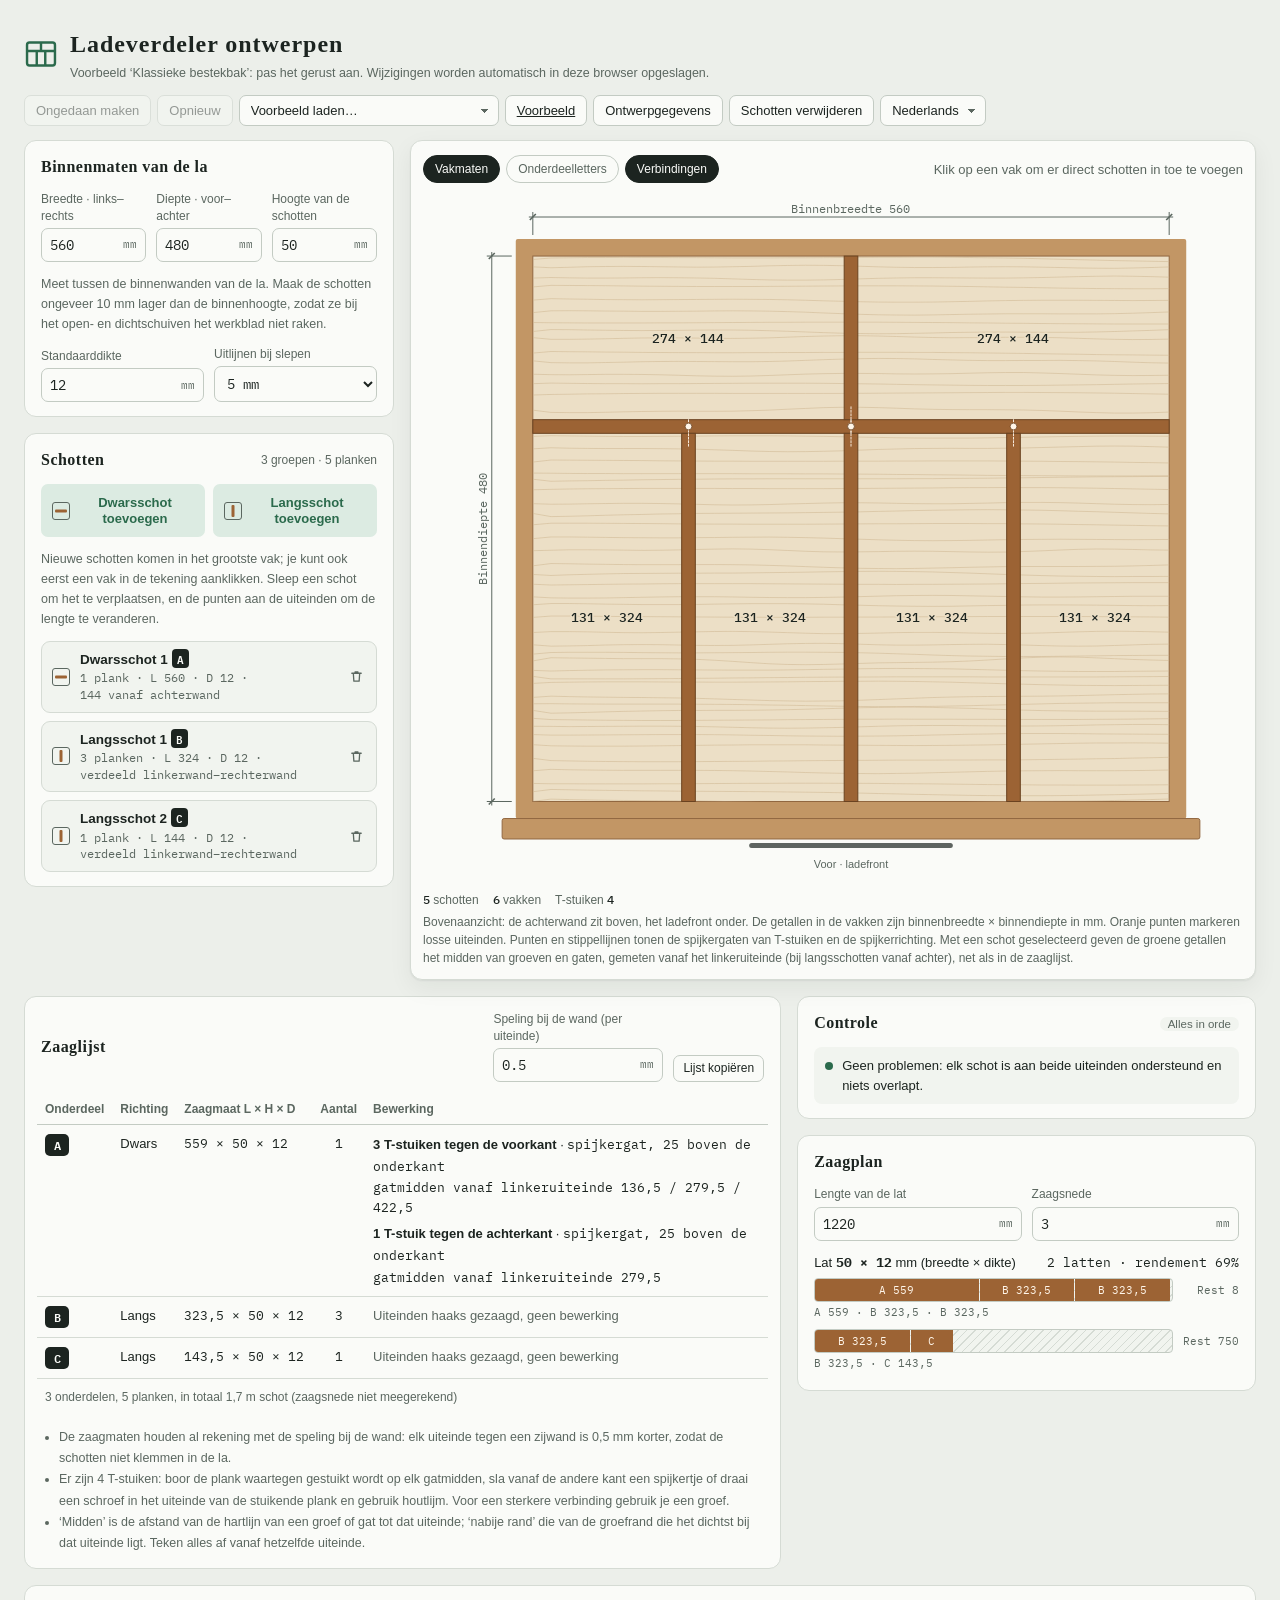
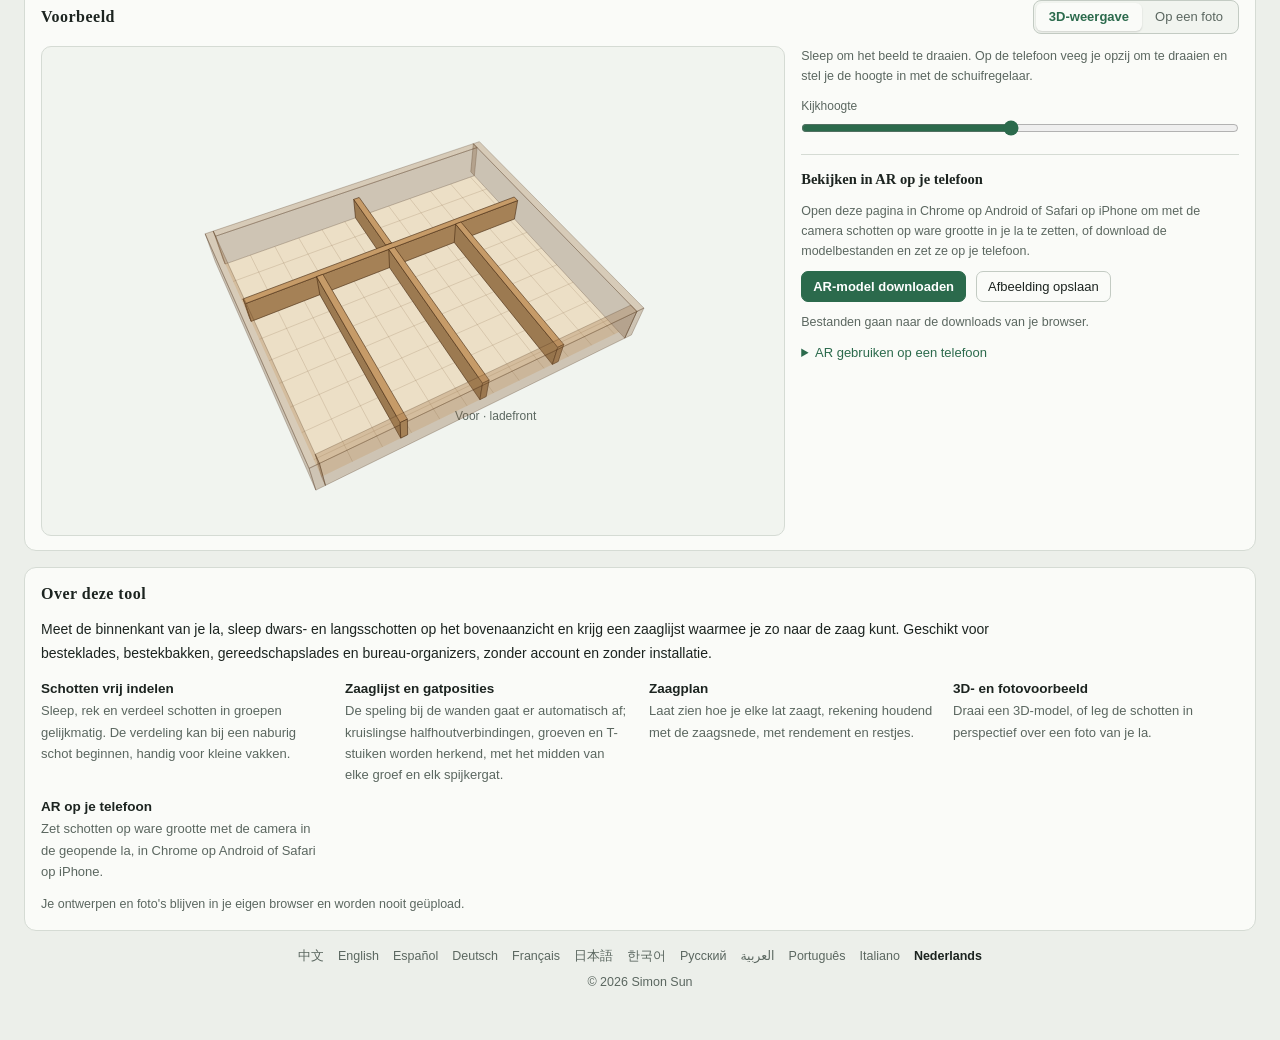
<file: nl/index.html>
<!doctype html>
<html lang="nl" dir="ltr">
<!-- Generated by tools/build.mjs from src/page.html and i18n/nl.json. Edit those, then run the build. -->
<head>
<meta charset="utf-8">
<meta name="viewport" content="width=device-width,initial-scale=1,viewport-fit=cover">
<title>Ladeverdeler ontwerpen: bestekla-indeling, zaaglijst en AR</title>
<meta name="description" content="Ontwerp online houten tussenschotten voor je bestekla: zaaglijst met groef- en gatposities, zaagplan en een 3D- of AR-voorbeeld.">
<meta name="author" content="Simon Sun">
<link rel="canonical" href="https://drawer.everburstsun.net/nl/">
<link rel="alternate" hreflang="zh-Hans" href="https://drawer.everburstsun.net/zh/">
<link rel="alternate" hreflang="en" href="https://drawer.everburstsun.net/en/">
<link rel="alternate" hreflang="es" href="https://drawer.everburstsun.net/es/">
<link rel="alternate" hreflang="de" href="https://drawer.everburstsun.net/de/">
<link rel="alternate" hreflang="fr" href="https://drawer.everburstsun.net/fr/">
<link rel="alternate" hreflang="ja" href="https://drawer.everburstsun.net/ja/">
<link rel="alternate" hreflang="ko" href="https://drawer.everburstsun.net/ko/">
<link rel="alternate" hreflang="ru" href="https://drawer.everburstsun.net/ru/">
<link rel="alternate" hreflang="ar" href="https://drawer.everburstsun.net/ar/">
<link rel="alternate" hreflang="pt" href="https://drawer.everburstsun.net/pt/">
<link rel="alternate" hreflang="it" href="https://drawer.everburstsun.net/it/">
<link rel="alternate" hreflang="nl" href="https://drawer.everburstsun.net/nl/">
<link rel="alternate" hreflang="x-default" href="https://drawer.everburstsun.net/">
<meta property="og:type" content="website">
<meta property="og:site_name" content="Ladeverdeler ontwerpen">
<meta property="og:title" content="Ladeverdeler ontwerpen: bestekla-indeling, zaaglijst en AR">
<meta property="og:description" content="Ontwerp online houten tussenschotten voor je bestekla: zaaglijst met groef- en gatposities, zaagplan en een 3D- of AR-voorbeeld.">
<meta property="og:url" content="https://drawer.everburstsun.net/nl/">
<meta property="og:image" content="https://drawer.everburstsun.net/og/nl.png">
<meta property="og:image:width" content="1200">
<meta property="og:image:height" content="630">
<meta property="og:image:alt" content="Ladeverdeler ontwerpen">
<meta property="og:locale" content="nl_NL">
<meta property="og:locale:alternate" content="zh_CN">
<meta property="og:locale:alternate" content="en_US">
<meta property="og:locale:alternate" content="es_ES">
<meta property="og:locale:alternate" content="de_DE">
<meta property="og:locale:alternate" content="fr_FR">
<meta property="og:locale:alternate" content="ja_JP">
<meta property="og:locale:alternate" content="ko_KR">
<meta property="og:locale:alternate" content="ru_RU">
<meta property="og:locale:alternate" content="ar_AR">
<meta property="og:locale:alternate" content="pt_BR">
<meta property="og:locale:alternate" content="it_IT">
<meta name="twitter:card" content="summary_large_image">
<meta name="theme-color" content="#ECEFEA" media="(prefers-color-scheme: light)">
<meta name="theme-color" content="#121714" media="(prefers-color-scheme: dark)">
<meta name="color-scheme" content="light dark">
<link rel="icon" href="../favicon.svg" type="image/svg+xml">
<link rel="apple-touch-icon" href="../apple-touch-icon.png">
<link rel="preconnect" href="https://fonts.googleapis.com">
<link rel="preconnect" href="https://fonts.gstatic.com" crossorigin>
<link rel="stylesheet" href="https://fonts.googleapis.com/css2?family=IBM+Plex+Mono:wght@400;500;600&family=Noto+Serif:wght@600;700&display=swap">
<link rel="stylesheet" href="../css/style.css?v=d5b70543">
<style>:root{--f-title:"Noto Serif",Georgia,"Times New Roman",serif;--f-body:-apple-system,BlinkMacSystemFont,"Segoe UI",Roboto,"Helvetica Neue",Arial,system-ui,sans-serif}</style>
<script type="application/ld+json">{"@context":"https://schema.org","@type":"WebApplication","name":"Ladeverdeler ontwerpen","url":"https://drawer.everburstsun.net/nl/","description":"Ontwerp online houten tussenschotten voor je bestekla: zaaglijst met groef- en gatposities, zaagplan en een 3D- of AR-voorbeeld.","inLanguage":"nl","applicationCategory":"DesignApplication","operatingSystem":"Any","browserRequirements":"Vereist JavaScript. Live AR werkt met Chrome op Android (ARCore) of Safari op iPhone.","isAccessibleForFree":true,"image":"https://drawer.everburstsun.net/og/nl.png","offers":{"@type":"Offer","price":"0","priceCurrency":"USD"},"featureList":["Schotten vrij indelenSleep, rek en verdeel schotten in groepen gelijkmatig. De verdeling kan bij een naburig schot beginnen, handig voor kleine vakken.","Zaaglijst en gatpositiesDe speling bij de wanden gaat er automatisch af; kruislingse halfhoutverbindingen, groeven en T-stuiken worden herkend, met het midden van elke groef en elk spijkergat.","ZaagplanLaat zien hoe je elke lat zaagt, rekening houdend met de zaagsnede, met rendement en restjes.","3D- en fotovoorbeeldDraai een 3D-model, of leg de schotten in perspectief over een foto van je la.","AR op je telefoonZet schotten op ware grootte met de camera in de geopende la, in Chrome op Android of Safari op iPhone."],"author":{"@type":"Person","name":"Simon Sun"},"copyrightYear":2026}</script>
</head>
<body>
<!-- page:start -->
<header class="top">
  <div class="brand">
    <svg class="mark" viewBox="0 0 28 28" width="34" height="34" aria-hidden="true"><rect x="2.5" y="4.5" width="23" height="19" rx="2" fill="none" stroke="currentColor" stroke-width="2"/><path d="M2.5 11.5h23M10.5 11.5v12M17.5 11.5v12M14 4.5v7" fill="none" stroke="currentColor" stroke-width="2"/></svg>
    <div>
      <h1>Ladeverdeler ontwerpen</h1>
      <p class="sub" id="saveNote">Wijzigingen worden automatisch in deze browser opgeslagen.</p>
    </div>
  </div>
  <div class="tools">
    <button type="button" class="btn" id="undoBtn" title="Ongedaan maken (⌘Z / Ctrl+Z)">Ongedaan maken</button>
    <button type="button" class="btn" id="redoBtn" title="Opnieuw (⇧⌘Z / Ctrl+Y)">Opnieuw</button>
    <select class="btn" id="presetSel" aria-label="Voorbeeldindeling laden">
      <option value="">Voorbeeld laden…</option>
    </select>
    <a class="btn" href="#ar">Voorbeeld</a>
    <button type="button" class="btn" id="dataBtn">Ontwerpgegevens</button>
    <button type="button" class="btn danger" id="clearBtn">Schotten verwijderen</button>
    <select class="btn" id="langSel" aria-label="Taal" data-env="web"><option value="zh" lang="zh-CN">中文</option><option value="en" lang="en">English</option><option value="es" lang="es">Español</option><option value="de" lang="de">Deutsch</option><option value="fr" lang="fr">Français</option><option value="ja" lang="ja">日本語</option><option value="ko" lang="ko">한국어</option><option value="ru" lang="ru">Русский</option><option value="ar" lang="ar">العربية</option><option value="pt" lang="pt-BR">Português</option><option value="it" lang="it">Italiano</option><option value="nl" lang="nl" selected>Nederlands</option></select>
  </div>
</header>
<noscript><p class="noscript">Deze tool heeft JavaScript nodig.</p></noscript>

<main class="work">
  <aside class="rail">
    <section class="card" aria-labelledby="h-drawer">
      <h2 id="h-drawer">Binnenmaten van de la</h2>
      <div class="fields three">
        <label class="fld"><span>Breedte · links–rechts</span><span class="num"><input id="inW" type="number" step="any" min="100" max="2400" inputmode="decimal"><em>mm</em></span></label>
        <label class="fld"><span>Diepte · voor–achter</span><span class="num"><input id="inD" type="number" step="any" min="100" max="2400" inputmode="decimal"><em>mm</em></span></label>
        <label class="fld"><span>Hoogte van de schotten</span><span class="num"><input id="inH" type="number" step="any" min="10" max="300" inputmode="decimal"><em>mm</em></span></label>
      </div>
      <p class="hint">Meet tussen de binnenwanden van de la. Maak de schotten ongeveer 10 mm lager dan de binnenhoogte, zodat ze bij het open- en dichtschuiven het werkblad niet raken.</p>
      <div class="fields two">
        <label class="fld"><span>Standaarddikte</span><span class="num"><input id="inT" type="number" step="any" min="3" max="50" inputmode="decimal"><em>mm</em></span></label>
        <label class="fld"><span>Uitlijnen bij slepen</span><span class="num"><select id="inSnap"><option value="0">Uit</option><option value="1">1 mm</option><option value="5">5 mm</option><option value="10">10 mm</option></select></span></label>
      </div>
    </section>

    <section class="card" aria-labelledby="h-groups">
      <div class="card-head"><h2 id="h-groups">Schotten</h2><span class="count" id="boardCount"></span></div>
      <div class="add-row">
        <button type="button" class="btn add" data-add="h"><span class="glyph h" aria-hidden="true"></span>Dwarsschot toevoegen</button>
        <button type="button" class="btn add" data-add="v"><span class="glyph v" aria-hidden="true"></span>Langsschot toevoegen</button>
      </div>
      <p class="hint">Nieuwe schotten komen in het grootste vak; je kunt ook eerst een vak in de tekening aanklikken. Sleep een schot om het te verplaatsen, en de punten aan de uiteinden om de lengte te veranderen.</p>
      <div id="groups" class="groups"></div>
    </section>
  </aside>

  <section class="stage" aria-label="Bovenaanzicht">
    <div class="stage-inner">
      <div class="stage-bar">
        <div class="chips" role="group" aria-label="Tonen in de tekening">
          <button type="button" class="chip" data-view="dims">Vakmaten</button>
          <button type="button" class="chip" data-view="parts">Onderdeelletters</button>
          <button type="button" class="chip" data-view="joints">Verbindingen</button>
        </div>
        <div class="ctx" id="ctx"></div>
      </div>
      <div class="canvas-wrap" id="wrap">
        <svg id="svg" xmlns="http://www.w3.org/2000/svg" role="img" aria-label="Bovenaanzicht van de la"><g id="scene"></g></svg>
      </div>
      <div class="stage-foot" id="summary"></div>
    </div>
  </section>
</main>

<section class="lower">
  <div class="card" aria-labelledby="h-cut">
    <div class="card-head">
      <h2 id="h-cut">Zaaglijst</h2>
      <div class="row">
        <label class="fld gap-fld"><span>Speling bij de wand (per uiteinde)</span><span class="num"><input id="inGap" type="number" step="any" min="0" max="5" inputmode="decimal"><em>mm</em></span></label>
        <button type="button" class="btn sm" id="copyCut" style="align-self:end">Lijst kopiëren</button>
      </div>
    </div>
    <div class="table-wrap">
      <table class="cut-table">
        <thead><tr><th>Onderdeel</th><th>Richting</th><th>Zaagmaat L × H × D</th><th class="c">Aantal</th><th>Bewerking</th></tr></thead>
        <tbody id="cutBody"></tbody>
        <tfoot><tr><td colspan="5" id="cutFoot"></td></tr></tfoot>
      </table>
    </div>
    <ul class="notes" id="cutNotes"></ul>
  </div>

  <div class="side-col">
    <div class="card" aria-labelledby="h-iss">
      <div class="card-head"><h2 id="h-iss">Controle</h2><span id="issCount"></span></div>
      <ul id="issues"></ul>
    </div>
    <div class="card" aria-labelledby="h-stock">
      <h2 id="h-stock">Zaagplan</h2>
      <div class="fields two">
        <label class="fld"><span>Lengte van de lat</span><span class="num"><input id="inStock" type="number" step="any" min="200" max="6000" inputmode="decimal"><em>mm</em></span></label>
        <label class="fld"><span>Zaagsnede</span><span class="num"><input id="inKerf" type="number" step="any" min="0" max="10" inputmode="decimal"><em>mm</em></span></label>
      </div>
      <div id="stock"></div>
    </div>
  </div>
</section>

<section class="card ar" id="ar" aria-labelledby="h-ar">
  <div class="card-head">
    <h2 id="h-ar">Voorbeeld</h2>
    <div class="seg" role="group" aria-label="Voorbeeldweergave">
      <button type="button" data-armode="3d" aria-pressed="true">3D-weergave</button>
      <button type="button" data-armode="photo" aria-pressed="false">Op een foto</button>
    </div>
  </div>
  <div class="ar-grid">
    <div class="ar-stage" id="arStage">
      <canvas id="arCanvas" aria-label="3D-voorbeeld van de schotten"></canvas>
      <div class="ar-empty" id="arEmpty" hidden>
        <svg viewBox="0 0 48 48" width="44" height="44" aria-hidden="true"><path d="M8 16h7l3-5h12l3 5h7v22H8z" fill="none" stroke="currentColor" stroke-width="2.4" stroke-linejoin="round"/><circle cx="24" cy="26" r="7" fill="none" stroke="currentColor" stroke-width="2.4"/></svg>
        <p>Fotografeer de geopende la; de schotten worden er op ware grootte in geplaatst.</p>
        <label class="btn primary file-btn">Foto maken of kiezen<input type="file" accept="image/*" data-arfile></label>
      </div>
    </div>
    <div class="ar-side">
      <div class="ar-ctl" id="ar3dCtl">
        <p class="hint">Sleep om het beeld te draaien. Op de telefoon veeg je opzij om te draaien en stel je de hoogte in met de schuifregelaar.</p>
        <label class="fld"><span>Kijkhoogte</span><input type="range" id="arPitch" min="15" max="88" value="50"></label>
      </div>
      <div class="ar-ctl" id="arPhotoCtl" hidden>
        <ol class="steps">
          <li>Open de la en fotografeer schuin van voren en van boven, met alle vier binnenhoeken van de bodem in beeld.</li>
          <li>Sleep de vier punten naar de binnenhoeken van de bodem: achter links, achter rechts, voor rechts, voor links.</li>
          <li>De schotten worden op ontwerpmaat en in perspectief op de foto getekend.</li>
        </ol>
        <label class="btn file-btn" id="arFileBtn">Foto maken of kiezen<input type="file" accept="image/*" data-arfile></label>
        <label class="fld"><span>Dekking van de schotten</span><input type="range" id="arAlpha" min="30" max="100" value="92"></label>
        <label class="check"><input type="checkbox" id="arOutline" checked> Bodemomtrek tonen</label>
        <button type="button" class="btn sm" id="arReset">Hoeken herstellen</button>
        <p class="hint">De foto wordt alleen in je browser verwerkt en nooit geüpload.</p>
      </div>
      <div class="ar-export">
        <h3>Bekijken in AR op je telefoon</h3>
        <p class="hint" id="arLiveNote">Download een 3D-model op ware grootte en zet het met de camera van je telefoon in de echte la.</p>
        <div class="row">
          <button type="button" class="btn primary" id="arLiveBtn" hidden>Bekijk in de la (AR)</button>
          <button type="button" class="btn primary" id="arModelBtn" disabled>AR-model downloaden</button>
          <button type="button" class="btn" id="arShotBtn" disabled>Afbeelding opslaan</button>
        </div>
        <p class="hint" id="arDlNote">Controleren of bestanden kunnen worden opgeslagen…</p>
        <details>
          <summary>AR gebruiken op een telefoon</summary>
          <p data-env="web" hidden><b>Android:</b> open deze pagina in Chrome en tik op ‘Bekijk in de la (AR)’; de eerste keer wordt om toegang tot de camera gevraagd. Open de la en beweeg de telefoon langzaam boven de bodem. Verschijnt er een ring, tik dan op het scherm om de schotten neer te zetten; sleep daarna met één vinger en draai met twee tot de groene omtrek tegen de binnenwanden ligt (de oranje rand is de voorkant). De telefoon moet ARCore ondersteunen.</p>
          <p data-env="web" hidden><b>iPhone / iPad:</b> open deze pagina in Safari en tik op ‘Bekijk in de la (AR)’ om de ingebouwde AR Quick Look te openen. Richt op de bodem van de la; als het model verschijnt, sleep en draai je het met twee vingers tot de doorschijnende bodemplaat op de bodem ligt.</p>
          <p data-env="web" hidden><b>Modelbestanden:</b> ‘AR-model downloaden’ geeft een zip met drawer-dividers.usdz voor iPhone en drawer-dividers.glb voor 3D-viewers op Android of de computer, beide op ware grootte.</p>
          <p data-env="claude"><b>iPhone / iPad:</b> tik in de app Bestanden op de gedownloade zip om hem uit te pakken, open drawer-dividers.usdz en schakel bovenaan naar ‘AR’. Richt op de bodem van de la; als het model verschijnt, sleep en draai je het met twee vingers tot de doorschijnende bodemplaat op de bodem ligt. Op 100% zie je de echte grootte.</p>
          <p data-env="claude"><b>Android:</b> pak hem uit en open drawer-dividers.glb in een 3D- of AR-viewer die GLB ondersteunt. De meegeleverde apps verschillen per telefoon; soms moet je er een installeren.</p>
        </details>
      </div>
    </div>
  </div>
</section>

<section class="card about" aria-labelledby="h-about">
  <h2 id="h-about">Over deze tool</h2>
  <p>Meet de binnenkant van je la, sleep dwars- en langsschotten op het bovenaanzicht en krijg een zaaglijst waarmee je zo naar de zaag kunt. Geschikt voor besteklades, bestekbakken, gereedschapslades en bureau-organizers, zonder account en zonder installatie.</p>
  <ul class="about-list">
    <li><b>Schotten vrij indelen</b>Sleep, rek en verdeel schotten in groepen gelijkmatig. De verdeling kan bij een naburig schot beginnen, handig voor kleine vakken.</li>
    <li><b>Zaaglijst en gatposities</b>De speling bij de wanden gaat er automatisch af; kruislingse halfhoutverbindingen, groeven en T-stuiken worden herkend, met het midden van elke groef en elk spijkergat.</li>
    <li><b>Zaagplan</b>Laat zien hoe je elke lat zaagt, rekening houdend met de zaagsnede, met rendement en restjes.</li>
    <li><b>3D- en fotovoorbeeld</b>Draai een 3D-model, of leg de schotten in perspectief over een foto van je la.</li>
    <li><b>AR op je telefoon</b>Zet schotten op ware grootte met de camera in de geopende la, in Chrome op Android of Safari op iPhone.</li>
  </ul>
  <p class="hint">Je ontwerpen en foto's blijven in je eigen browser en worden nooit geüpload.</p>
</section>

<footer class="foot" data-env="web">
  <nav class="lang-nav" aria-label="Taal"><a href="../zh/" hreflang="zh-Hans" lang="zh-CN" data-lang="zh">中文</a><a href="../en/" hreflang="en" lang="en" data-lang="en">English</a><a href="../es/" hreflang="es" lang="es" data-lang="es">Español</a><a href="../de/" hreflang="de" lang="de" data-lang="de">Deutsch</a><a href="../fr/" hreflang="fr" lang="fr" data-lang="fr">Français</a><a href="../ja/" hreflang="ja" lang="ja" data-lang="ja">日本語</a><a href="../ko/" hreflang="ko" lang="ko" data-lang="ko">한국어</a><a href="../ru/" hreflang="ru" lang="ru" data-lang="ru">Русский</a><a href="../ar/" hreflang="ar" lang="ar" data-lang="ar">العربية</a><a href="../pt/" hreflang="pt" lang="pt-BR" data-lang="pt">Português</a><a href="../it/" hreflang="it" lang="it" data-lang="it">Italiano</a><a href="../nl/" hreflang="nl" lang="nl" data-lang="nl" aria-current="page">Nederlands</a></nav>
  <p dir="ltr">© 2026 Simon Sun</p>
</footer>

<div class="overlay" id="dlg" hidden>
  <div class="dlg" role="dialog" aria-modal="true" aria-labelledby="dlgTitle">
    <h2 id="dlgTitle"></h2>
    <p class="hint" id="dlgHint"></p>
    <textarea id="dlgText" spellcheck="false" aria-label="Ontwerptekst"></textarea>
    <p class="dlg-msg" id="dlgMsg"></p>
    <div class="row end">
      <button type="button" class="btn" id="dlgCopy">Kopiëren</button>
      <button type="button" class="btn primary" id="dlgImport">Deze tekst importeren</button>
      <button type="button" class="btn" id="dlgClose">Sluiten</button>
    </div>
  </div>
</div>
<div class="toast" id="toast" role="status" hidden></div>
<div class="xr-overlay" id="xrOverlay" hidden>
  <p class="xr-hint" id="xrHint" role="status"></p>
  <div class="xr-bar" id="xrBar">
    <button type="button" class="btn" id="xrRotL" aria-label="1° tegen de klok in draaien" hidden>↺ 1°</button>
    <button type="button" class="btn" id="xrRotR" aria-label="1° met de klok mee draaien" hidden>↻ 1°</button>
    <button type="button" class="btn" id="xrAgain" hidden>Opnieuw plaatsen</button>
    <button type="button" class="btn primary" id="xrExit">AR afsluiten</button>
  </div>
</div>
<!-- page:end -->
<script>window.I18N={"lang":"nl","dec":",","msg":{"name.h":"Dwarsschot {n}","name.v":"Langsschot {n}","short.h":"Dwars","short.v":"Langs","wall.back":"achterwand","wall.front":"voorwand","wall.left":"linkerwand","wall.right":"rechterwand","end.left":"het linkeruiteinde","end.right":"het rechteruiteinde","end.back":"het achteruiteinde","end.front":"het vooruiteinde","board.nth":"{name}, plank {n}","preset.classic":"Klassieke bestekbak","preset.grid":"Raster van 3 × 3","preset.long":"Vak voor lange stelen met kleine vakjes","preset.strips":"Vijf lange vakken","preset.option":"{name} ({W} × {D})","iss.clash":"{a} en {b} overlappen in een hoek; maak er één korter zodat hij tegen de zijkant van de ander stopt","iss.overlapSelf":"De planken van {name} overlappen; vergroot de tussenruimte of gebruik minder planken","iss.overlap":"{a} en {b} overlappen","iss.evenTight":{"one":"Het verdeelbereik van {name} is maar {w} mm, te smal voor één plank van {t} mm","other":"Het verdeelbereik van {name} is maar {w} mm, te smal voor {n} planken van {t} mm"},"iss.outside":"{name} steekt {d} mm buiten de wand van de la uit","iss.whoAll":" ({n} planken)","iss.whoSome":" ({k} van {n} planken)","iss.dangle":"{name}{who}: {end} hangt los, {gap} mm van de dichtstbijzijnde wand of het dichtstbijzijnde schot","iss.narrow":{"one":"{n} vak is smaller dan 30 mm, te krap voor bestek","other":"{n} vakken zijn smaller dan 30 mm, te krap voor bestek"},"iss.ok":"Geen problemen: elk schot is aan beide uiteinden ondersteund en niets overlapt.","iss.bad":{"one":"{n} probleem","other":"{n} problemen"},"iss.warn":{"one":"{n} waarschuwing","other":"{n} waarschuwingen"},"iss.pass":"Alles in orde","svg.front":"Voor · ladefront","svg.compTip":"Binnenmaat van het vak {w} × {h} mm","svg.compTipOdd":"Onregelmatig vak, ongeveer {a} cm²","svg.boardTip":"{name} · onderdeel {part} · lengte {L} mm","svg.knobTip":"Sleep om {end} te verplaatsen","svg.innerW":"Binnenbreedte {v}","svg.innerD":"Binnendiepte {v}","sum.boards":{"one":"\u003cb>{n}\u003c/b> schot","other":"\u003cb>{n}\u003c/b> schotten"},"sum.comps":{"one":"\u003cb>{n}\u003c/b> vak","other":"\u003cb>{n}\u003c/b> vakken"},"sum.cross":"Kruislingse halfhoutverbindingen \u003cb>{n}\u003c/b>","sum.lap":"Halfhoutse hoekverbindingen \u003cb>{n}\u003c/b>","sum.dado":"Groeven \u003cb>{n}\u003c/b>","sum.butt":"T-stuiken \u003cb>{n}\u003c/b>","legend":"Bovenaanzicht: de achterwand zit boven, het ladefront onder. De getallen in de vakken zijn binnenbreedte × binnendiepte in mm. Oranje punten markeren losse uiteinden.","legend.holes":"Punten en stippellijnen tonen de spijkergaten van T-stuiken en de spijkerrichting. Met een schot geselecteerd geven de groene getallen het midden van groeven en gaten, gemeten vanaf het linkeruiteinde (bij langsschotten vanaf achter), net als in de zaaglijst.","punct.sp":" ","punct.comma":", ","punct.semi":"; ","punct.list":", ","toast.sample":"Voorbeeld ‘{name}’ geladen. Je kunt dit ongedaan maken.","toast.cleared":"Schotten verwijderd. Je kunt dit ongedaan maken.","copy.head":"La binnen {W} × {D} mm, schotten {H} mm hoog","copy.item":"{head}: {details}","copy.plain":"uiteinden haaks gezaagd","copy.fallback":"De browser blokkeert direct kopiëren. Selecteer alle tekst hieronder en kopieer hem zelf.","data.title":"Ontwerpgegevens","data.hint":"Deze tekst bevat het hele ontwerp. Bewaar een kopie; plak hem hier en kies ‘Deze tekst importeren’ om hem terug te zetten, of stuur hem naar iemand.","data.bad":"Dit is geen geldig ontwerp. Plak de volledige tekst die je uit ‘Ontwerpgegevens’ hebt gekopieerd.","cut.title":"Zaaglijst","toast.cutCopied":"Zaaglijst gekopieerd","toast.copied":"Gekopieerd","toast.copyKeys":"Druk op ⌘C / Ctrl+C om de geselecteerde tekst te kopiëren","toast.imported":{"one":"{n} groep schotten geïmporteerd","other":"{n} groepen schotten geïmporteerd"},"ref.board":"schot","ref.custom":"Eigen waarde","sum.count":{"one":"{n} plank","other":"{n} planken"},"sum.len":"L {v}","sum.thk":"D {v}","sum.even":"verdeeld {a}–{b}","sum.from":"{v} vanaf {ref}","calc.range":"Bereik {a}–{b}, breedte \u003cb>{w}\u003c/b> mm","calc.rangeGap":"Bereik {a}–{b}, breedte \u003cb>{w}\u003c/b> mm, \u003cb>{c}\u003c/b> mm vrij tussen de planken","calc.noFit":"Deze planken passen niet","calc.auto":"De dichtstbijzijnde schotten aan beide kanten nemen","calc.manual.h":"Eerste plank \u003cb>{first}\u003c/b> mm van de achterwand; laatste plank \u003cb>{last}\u003c/b> mm van {end}","calc.manual.v":"Eerste plank \u003cb>{first}\u003c/b> mm van de linkerwand; laatste plank \u003cb>{last}\u003c/b> mm van {end}","card.orient":"Richting","card.fewer":"Eén minder","card.more":"Eén meer","card.count":"Aantal","card.pcs":"planken","f.L":"Lengte","f.t":"Breedte (dikte)","f.start.h":"Begin · linkeruiteinde vanaf linkerwand","f.start.v":"Begin · achteruiteinde vanaf achterwand","btn.full":"Wand tot wand","btn.fullTip":"Van de ene zijwand tot de andere","btn.fit":"Passend maken","btn.fitTip":"Verlengen of inkorten tot de dichtstbijzijnde schotten of wanden aan beide kanten","card.pos":"Positie","card.posMode":"Positionering","mode.even":"Verdeeld","mode.manual":"Handmatig","f.aRef":"Verdeling begint bij","f.bRef":"Verdeling eindigt bij","f.a.h":"Begin · vanaf achterwand","f.a.v":"Begin · vanaf linkerwand","f.b.h":"Eind · vanaf achterwand","f.b.v":"Eind · vanaf linkerwand","f.posRef":"Eerste plank gemeten vanaf","f.off":"Afstand","f.gap":"Vrije ruimte tussen planken","card.delTip":"Deze groep schotten verwijderen","card.del":"{name} verwijderen","groups.empty":"Nog geen schotten. Gebruik de knoppen hierboven, of klik eerst op een vak in de tekening.","count.groups":{"one":"{n} groep","other":"{n} groepen"},"count.boards":{"one":"{n} plank","other":"{n} planken"},"count.parts":{"one":"{n} onderdeel","other":"{n} onderdelen"},"live.h":"{pos} vanaf achterwand · L {L}","live.v":"{pos} vanaf linkerwand · L {L}","ctx.keys":"Pijltoetsen schuiven 1 mm, met Shift 10 mm","ctx.del":"Verwijderen","ctx.comp":"Vak","ctx.addIn":"Toevoegen in vak:","ctx.nAria":"Aantal planken","ctx.n":{"one":"{n} plank","other":"{n} planken"},"ctx.addH":"Dwarsschot","ctx.addV":"Langsschot","ctx.hint":"Klik op een vak om er direct schotten in toe te voegen","proc.lap.h":{"one":"{n} halfhoutse sleuf, open aan de onderkant","other":"{n} halfhoutse sleuven, open aan de onderkant"},"proc.lap.v":{"one":"{n} halfhoutse sleuf, open aan de bovenkant","other":"{n} halfhoutse sleuven, open aan de bovenkant"},"proc.dado.back":{"one":"{n} groef in de achterkant","other":"{n} groeven in de achterkant"},"proc.dado.front":{"one":"{n} groef in de voorkant","other":"{n} groeven in de voorkant"},"proc.dado.left":{"one":"{n} groef in de linkerkant","other":"{n} groeven in de linkerkant"},"proc.dado.right":{"one":"{n} groef in de rechterkant","other":"{n} groeven in de rechterkant"},"proc.butt.back":{"one":"{n} T-stuik tegen de achterkant","other":"{n} T-stuiken tegen de achterkant"},"proc.butt.front":{"one":"{n} T-stuik tegen de voorkant","other":"{n} T-stuiken tegen de voorkant"},"proc.butt.left":{"one":"{n} T-stuik tegen de linkerkant","other":"{n} T-stuiken tegen de linkerkant"},"proc.butt.right":{"one":"{n} T-stuik tegen de rechterkant","other":"{n} T-stuiken tegen de rechterkant"},"proc.size":"breedte {w}, diepte {d}","proc.nail":"spijkergat, {h} boven de onderkant","proc.center.h":"midden vanaf linkeruiteinde {list}","proc.center.v":"midden vanaf achteruiteinde {list}","proc.edge.h":"nabije randen vanaf linkeruiteinde {list}","proc.edge.v":"nabije randen vanaf achteruiteinde {list}","proc.hole.h":"gatmidden vanaf linkeruiteinde {list}","proc.hole.v":"gatmidden vanaf achteruiteinde {list}","proc.none":"Uiteinden haaks gezaagd, geen bewerking","cut.empty":"Nog geen schotten.","cut.foot":"{parts}, {boards}, in totaal {len} m schot (zaagsnede niet meegerekend)","note.gap":"De zaagmaten houden al rekening met de speling bij de wand: elk uiteinde tegen een zijwand is {g} mm korter, zodat de schotten niet klemmen in de la.","note.lap":"De halfhoutse sleuven zijn half zo diep als de schothoogte, {d} mm. Dwarsschotten krijgen de sleuf aan de onderkant, langsschotten aan de bovenkant, zodat ze in elkaar schuiven.","note.dado":"Een groef neemt het uiteinde van een schot op in de zijkant van een andere plank; de groefdiepte is hoe ver het erin gaat.","note.butt":{"one":"Er is {n} T-stuik: boor de plank waartegen gestuikt wordt op het gatmidden, sla vanaf de andere kant een spijkertje of draai een schroef in het uiteinde van de stuikende plank en gebruik houtlijm. Voor een sterkere verbinding gebruik je een groef.","other":"Er zijn {n} T-stuiken: boor de plank waartegen gestuikt wordt op elk gatmidden, sla vanaf de andere kant een spijkertje of draai een schroef in het uiteinde van de stuikende plank en gebruik houtlijm. Voor een sterkere verbinding gebruik je een groef."},"note.pos":"‘Midden’ is de afstand van de hartlijn van een groef of gat tot dat uiteinde; ‘nabije rand’ die van de groefrand die het dichtst bij dat uiteinde ligt. Teken alles af vanaf hetzelfde uiteinde.","stock.tip":"Onderdeel {part} · {len} mm","stock.left":"Rest {v}","stock.over":"Langer dan de lat: onderdeel {parts}. Gebruik langere latten of zet stukken aan elkaar.","stock.head":"Lat {size} mm (breedte × dikte)","stock.bars":{"one":"{n} lat · rendement {u}%","other":"{n} latten · rendement {u}%"},"stock.empty":"Zodra je schotten toevoegt, zie je hier hoe je elke lat zaagt.","save.note":"Wijzigingen worden automatisch in deze browser opgeslagen.","save.sample":"Voorbeeld ‘{name}’: pas het gerust aan. Wijzigingen worden automatisch in deze browser opgeslagen.","toast.noRoom":{"one":"Hier is maar {w} mm, te weinig voor één plank van {t} mm","other":"Hier is maar {w} mm, te weinig voor {n} planken van {t} mm"},"toast.deleted":"{name} verwijderd. Je kunt dit ongedaan maken.","corner.lb":"Achter links","corner.rb":"Achter rechts","corner.rf":"Voor rechts","corner.lf":"Voor links","photo.order":"Volg de volgorde: achter links → achter rechts → voor rechts → voor links","photo.change":"Andere foto","toast.dragCorners":"Sleep de vier punten naar de binnenhoeken van de ladebodem","toast.badPhoto":"Deze foto kan niet worden geopend. Probeer een JPG of PNG.","dl.web":"Bestanden gaan naar de downloads van je browser.","dl.claudeOk":"Voordat er iets wordt opgeslagen, zie je de bestandsnaam en -grootte en kun je bevestigen.","dl.claudeNo":"Hier kunnen geen bestanden worden opgeslagen. Open deze pagina op claude.ai of in de Claude-app om te downloaden.","toast.saveBusy":"Er staat al een opslagvraag open. Probeer het zo opnieuw.","toast.saveTooLarge":"Het bestand is te groot en is niet opgeslagen.","toast.saveFail":"Hier kunnen nu geen bestanden worden opgeslagen.","readme.title":"Ladeschotten · AR-model (ware grootte)","readme.size":{"one":"La binnen {W} × {D} mm, schotten {H} mm hoog, {n} schot.","other":"La binnen {W} × {D} mm, schotten {H} mm hoog, {n} schotten."},"readme.base":"De dunne doorschijnende plaat in het model is de ladebodem; lijn hem uit met de echte la.","readme.ios1":"1. Tik in de app Bestanden op deze zip om hem uit te pakken.","readme.ios2":"2. Open drawer-dividers.usdz en schakel bovenaan naar ‘AR’.","readme.ios3":"3. Richt op de ladebodem; als het model verschijnt, sleep en draai je het met twee vingers tot de doorschijnende bodemplaat op de bodem ligt. Houd het op 100%.","readme.android":"Open drawer-dividers.glb in een 3D- of AR-viewer die GLB ondersteunt.","readme.web":"Of open de ontwerppagina in Chrome en tik op ‘Bekijk in de la (AR)’.","file.zip":"ladeschotten-AR-model.zip","file.jpg":"ladeschotten-voorbeeld.jpg","toast.modelSaved":"AR-model opgeslagen","toast.shotSaved":"Afbeelding opgeslagen","toast.shotFail":"De afbeelding kon niet worden gemaakt","xr.search":"Open de la en beweeg de telefoon langzaam boven de bodem, zodat de camera hem herkent","xr.aim":"De ring markeert het midden van de schotten. Richt hem op het midden van de ladebodem en tik om te plaatsen","xr.placed":"Sleep met één vinger en draai met twee tot de groene omtrek tegen de binnenwanden ligt. De oranje rand is de voorkant","live.xr":"Zet met de camera van je telefoon schotten op ware grootte in de geopende la. De eerste keer wordt om toegang tot de camera gevraagd.","live.ql":"Zet met de ingebouwde AR Quick Look van de iPhone schotten op ware grootte in de geopende la.","live.none":"Open deze pagina in Chrome op Android of Safari op iPhone om met de camera schotten op ware grootte in je la te zetten, of download de modelbestanden en zet ze op je telefoon.","live.insecure":"AR met de camera vereist dat deze pagina via een https-adres wordt geopend. Voor nu kun je de modelbestanden downloaden en op je telefoon zetten.","toast.xrDenied":"Geen toegang tot de camera. Sta de camera toe in de site-instellingen van de browser en probeer het opnieuw.","toast.xrHttps":"AR vereist dat deze pagina via een https-adres wordt geopend","toast.xrUnsupported":"Deze telefoon kan web-AR nu niet openen","toast.xrFail":"AR kon niet starten. Probeer een andere browser of werk Chrome bij."}};</script>
<script src="../js/i18n.js?v=c1e11480"></script>
<script src="../js/model.js?v=72e23013"></script>
<script src="../js/ar-math.js?v=f782135c"></script>
<script src="../js/drawing.js?v=40b28a5b"></script>
<script src="../js/panels.js?v=c0389acb"></script>
<script src="../js/events.js?v=ae5be8ad"></script>
<script src="../js/preview.js?v=74a0c278"></script>
<script src="../js/live-ar.js?v=a1f0803b"></script>
<script src="../js/main.js?v=de32ab88"></script>
</body>
</html>
</file>
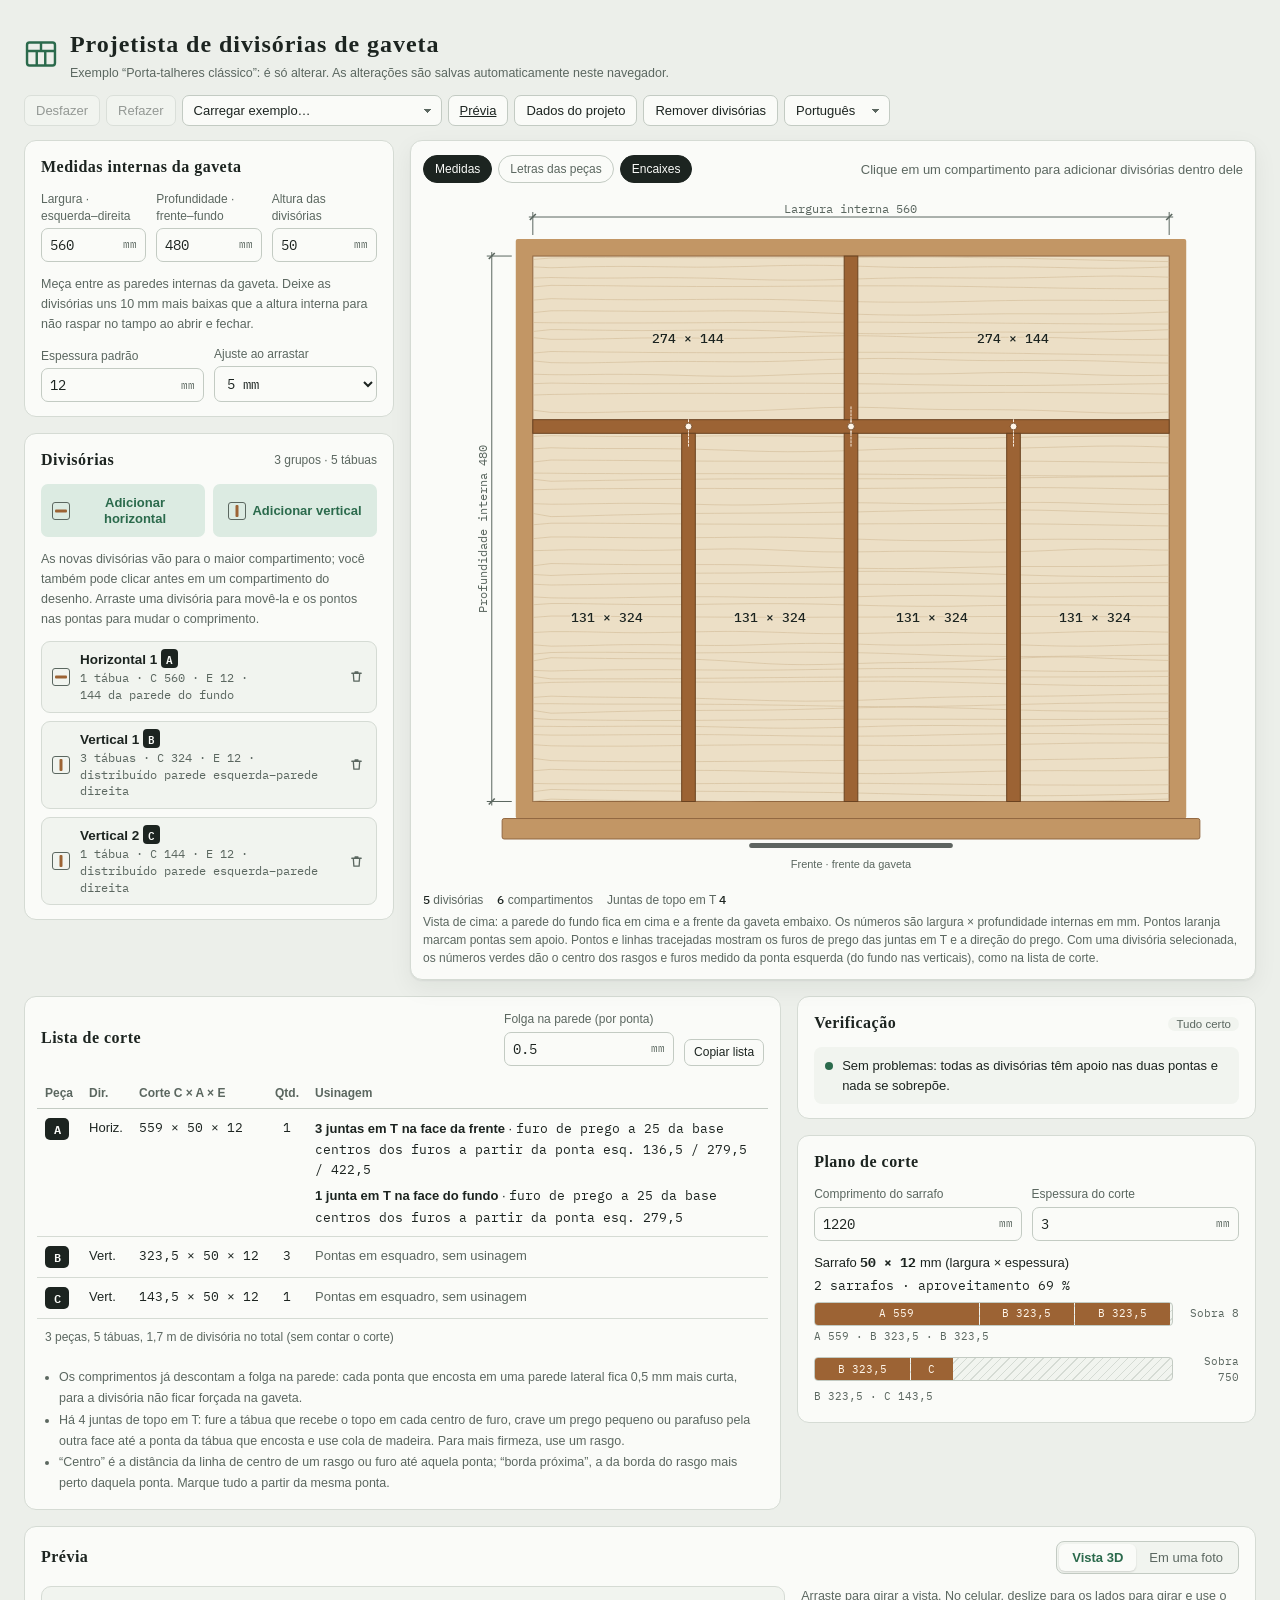
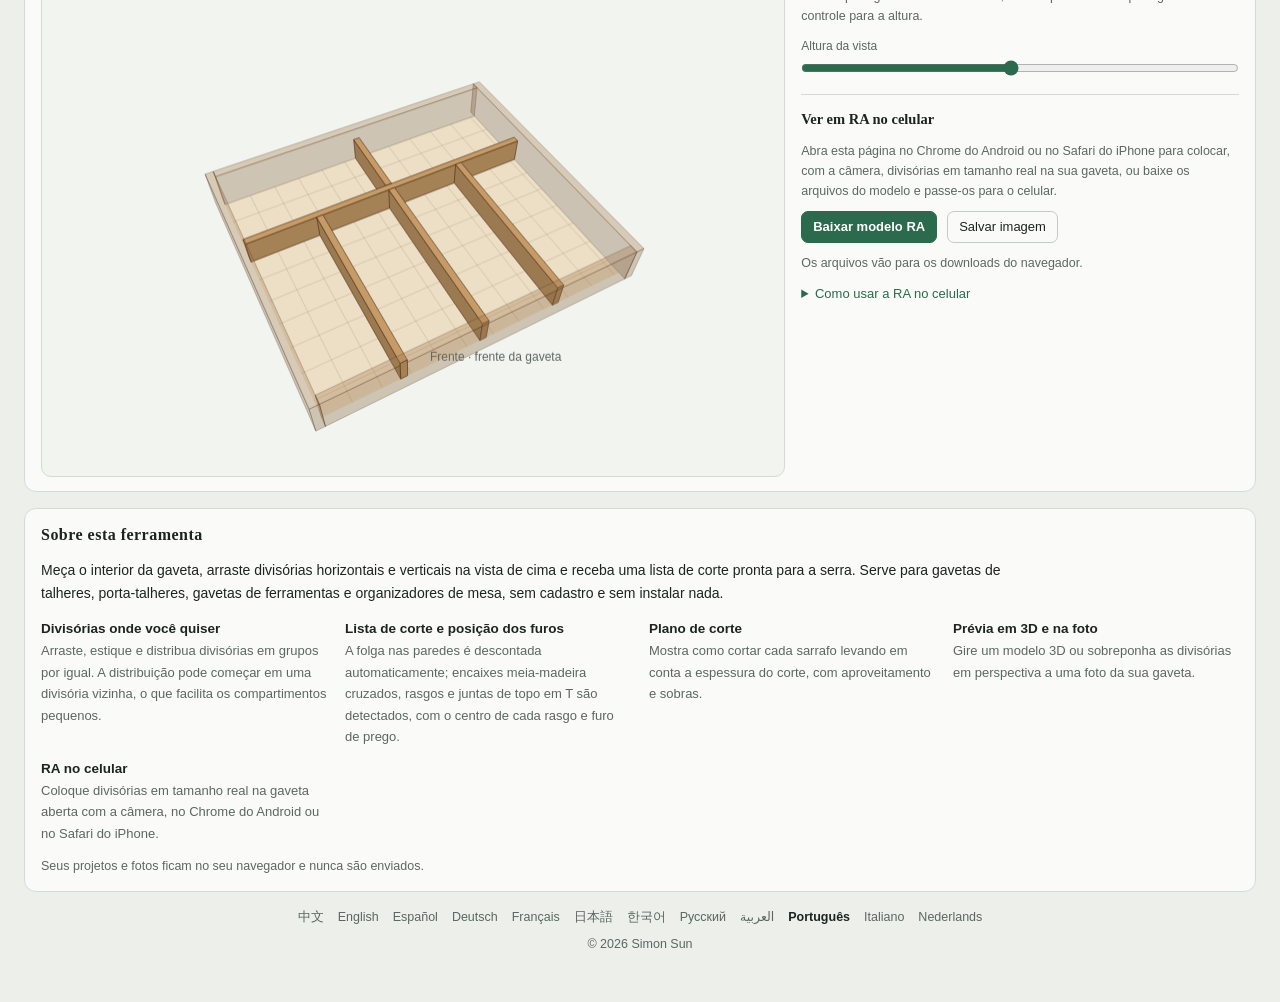
<file: pt/index.html>
<!doctype html>
<html lang="pt-BR" dir="ltr">
<!-- Generated by tools/build.mjs from src/page.html and i18n/pt.json. Edit those, then run the build. -->
<head>
<meta charset="utf-8">
<meta name="viewport" content="width=device-width,initial-scale=1,viewport-fit=cover">
<title>Divisórias para gaveta de talheres: projeto, lista de corte e RA</title>
<meta name="description" content="Projete online divisórias de madeira para a gaveta de talheres: lista de corte com rasgos e furos, plano de corte e prévia em 3D ou RA.">
<meta name="author" content="Simon Sun">
<link rel="canonical" href="https://drawer.everburstsun.net/pt/">
<link rel="alternate" hreflang="zh-Hans" href="https://drawer.everburstsun.net/zh/">
<link rel="alternate" hreflang="en" href="https://drawer.everburstsun.net/en/">
<link rel="alternate" hreflang="es" href="https://drawer.everburstsun.net/es/">
<link rel="alternate" hreflang="de" href="https://drawer.everburstsun.net/de/">
<link rel="alternate" hreflang="fr" href="https://drawer.everburstsun.net/fr/">
<link rel="alternate" hreflang="ja" href="https://drawer.everburstsun.net/ja/">
<link rel="alternate" hreflang="ko" href="https://drawer.everburstsun.net/ko/">
<link rel="alternate" hreflang="ru" href="https://drawer.everburstsun.net/ru/">
<link rel="alternate" hreflang="ar" href="https://drawer.everburstsun.net/ar/">
<link rel="alternate" hreflang="pt" href="https://drawer.everburstsun.net/pt/">
<link rel="alternate" hreflang="it" href="https://drawer.everburstsun.net/it/">
<link rel="alternate" hreflang="nl" href="https://drawer.everburstsun.net/nl/">
<link rel="alternate" hreflang="x-default" href="https://drawer.everburstsun.net/">
<meta property="og:type" content="website">
<meta property="og:site_name" content="Projetista de divisórias de gaveta">
<meta property="og:title" content="Divisórias para gaveta de talheres: projeto, lista de corte e RA">
<meta property="og:description" content="Projete online divisórias de madeira para a gaveta de talheres: lista de corte com rasgos e furos, plano de corte e prévia em 3D ou RA.">
<meta property="og:url" content="https://drawer.everburstsun.net/pt/">
<meta property="og:image" content="https://drawer.everburstsun.net/og/pt.png">
<meta property="og:image:width" content="1200">
<meta property="og:image:height" content="630">
<meta property="og:image:alt" content="Projetista de divisórias de gaveta">
<meta property="og:locale" content="pt_BR">
<meta property="og:locale:alternate" content="zh_CN">
<meta property="og:locale:alternate" content="en_US">
<meta property="og:locale:alternate" content="es_ES">
<meta property="og:locale:alternate" content="de_DE">
<meta property="og:locale:alternate" content="fr_FR">
<meta property="og:locale:alternate" content="ja_JP">
<meta property="og:locale:alternate" content="ko_KR">
<meta property="og:locale:alternate" content="ru_RU">
<meta property="og:locale:alternate" content="ar_AR">
<meta property="og:locale:alternate" content="it_IT">
<meta property="og:locale:alternate" content="nl_NL">
<meta name="twitter:card" content="summary_large_image">
<meta name="theme-color" content="#ECEFEA" media="(prefers-color-scheme: light)">
<meta name="theme-color" content="#121714" media="(prefers-color-scheme: dark)">
<meta name="color-scheme" content="light dark">
<link rel="icon" href="../favicon.svg" type="image/svg+xml">
<link rel="apple-touch-icon" href="../apple-touch-icon.png">
<link rel="preconnect" href="https://fonts.googleapis.com">
<link rel="preconnect" href="https://fonts.gstatic.com" crossorigin>
<link rel="stylesheet" href="https://fonts.googleapis.com/css2?family=IBM+Plex+Mono:wght@400;500;600&family=Noto+Serif:wght@600;700&display=swap">
<link rel="stylesheet" href="../css/style.css?v=d5b70543">
<style>:root{--f-title:"Noto Serif",Georgia,"Times New Roman",serif;--f-body:-apple-system,BlinkMacSystemFont,"Segoe UI",Roboto,"Helvetica Neue",Arial,system-ui,sans-serif}</style>
<script type="application/ld+json">{"@context":"https://schema.org","@type":"WebApplication","name":"Projetista de divisórias de gaveta","url":"https://drawer.everburstsun.net/pt/","description":"Projete online divisórias de madeira para a gaveta de talheres: lista de corte com rasgos e furos, plano de corte e prévia em 3D ou RA.","inLanguage":"pt-BR","applicationCategory":"DesignApplication","operatingSystem":"Any","browserRequirements":"Requer JavaScript. A RA ao vivo precisa do Chrome no Android (ARCore) ou do Safari no iPhone.","isAccessibleForFree":true,"image":"https://drawer.everburstsun.net/og/pt.png","offers":{"@type":"Offer","price":"0","priceCurrency":"USD"},"featureList":["Divisórias onde você quiserArraste, estique e distribua divisórias em grupos por igual. A distribuição pode começar em uma divisória vizinha, o que facilita os compartimentos pequenos.","Lista de corte e posição dos furosA folga nas paredes é descontada automaticamente; encaixes meia-madeira cruzados, rasgos e juntas de topo em T são detectados, com o centro de cada rasgo e furo de prego.","Plano de corteMostra como cortar cada sarrafo levando em conta a espessura do corte, com aproveitamento e sobras.","Prévia em 3D e na fotoGire um modelo 3D ou sobreponha as divisórias em perspectiva a uma foto da sua gaveta.","RA no celularColoque divisórias em tamanho real na gaveta aberta com a câmera, no Chrome do Android ou no Safari do iPhone."],"author":{"@type":"Person","name":"Simon Sun"},"copyrightYear":2026}</script>
</head>
<body>
<!-- page:start -->
<header class="top">
  <div class="brand">
    <svg class="mark" viewBox="0 0 28 28" width="34" height="34" aria-hidden="true"><rect x="2.5" y="4.5" width="23" height="19" rx="2" fill="none" stroke="currentColor" stroke-width="2"/><path d="M2.5 11.5h23M10.5 11.5v12M17.5 11.5v12M14 4.5v7" fill="none" stroke="currentColor" stroke-width="2"/></svg>
    <div>
      <h1>Projetista de divisórias de gaveta</h1>
      <p class="sub" id="saveNote">As alterações são salvas automaticamente neste navegador.</p>
    </div>
  </div>
  <div class="tools">
    <button type="button" class="btn" id="undoBtn" title="Desfazer (⌘Z / Ctrl+Z)">Desfazer</button>
    <button type="button" class="btn" id="redoBtn" title="Refazer (⇧⌘Z / Ctrl+Y)">Refazer</button>
    <select class="btn" id="presetSel" aria-label="Carregar um projeto de exemplo">
      <option value="">Carregar exemplo…</option>
    </select>
    <a class="btn" href="#ar">Prévia</a>
    <button type="button" class="btn" id="dataBtn">Dados do projeto</button>
    <button type="button" class="btn danger" id="clearBtn">Remover divisórias</button>
    <select class="btn" id="langSel" aria-label="Idioma" data-env="web"><option value="zh" lang="zh-CN">中文</option><option value="en" lang="en">English</option><option value="es" lang="es">Español</option><option value="de" lang="de">Deutsch</option><option value="fr" lang="fr">Français</option><option value="ja" lang="ja">日本語</option><option value="ko" lang="ko">한국어</option><option value="ru" lang="ru">Русский</option><option value="ar" lang="ar">العربية</option><option value="pt" lang="pt-BR" selected>Português</option><option value="it" lang="it">Italiano</option><option value="nl" lang="nl">Nederlands</option></select>
  </div>
</header>
<noscript><p class="noscript">Esta ferramenta precisa de JavaScript.</p></noscript>

<main class="work">
  <aside class="rail">
    <section class="card" aria-labelledby="h-drawer">
      <h2 id="h-drawer">Medidas internas da gaveta</h2>
      <div class="fields three">
        <label class="fld"><span>Largura · esquerda–direita</span><span class="num"><input id="inW" type="number" step="any" min="100" max="2400" inputmode="decimal"><em>mm</em></span></label>
        <label class="fld"><span>Profundidade · frente–fundo</span><span class="num"><input id="inD" type="number" step="any" min="100" max="2400" inputmode="decimal"><em>mm</em></span></label>
        <label class="fld"><span>Altura das divisórias</span><span class="num"><input id="inH" type="number" step="any" min="10" max="300" inputmode="decimal"><em>mm</em></span></label>
      </div>
      <p class="hint">Meça entre as paredes internas da gaveta. Deixe as divisórias uns 10 mm mais baixas que a altura interna para não raspar no tampo ao abrir e fechar.</p>
      <div class="fields two">
        <label class="fld"><span>Espessura padrão</span><span class="num"><input id="inT" type="number" step="any" min="3" max="50" inputmode="decimal"><em>mm</em></span></label>
        <label class="fld"><span>Ajuste ao arrastar</span><span class="num"><select id="inSnap"><option value="0">Desligado</option><option value="1">1 mm</option><option value="5">5 mm</option><option value="10">10 mm</option></select></span></label>
      </div>
    </section>

    <section class="card" aria-labelledby="h-groups">
      <div class="card-head"><h2 id="h-groups">Divisórias</h2><span class="count" id="boardCount"></span></div>
      <div class="add-row">
        <button type="button" class="btn add" data-add="h"><span class="glyph h" aria-hidden="true"></span>Adicionar horizontal</button>
        <button type="button" class="btn add" data-add="v"><span class="glyph v" aria-hidden="true"></span>Adicionar vertical</button>
      </div>
      <p class="hint">As novas divisórias vão para o maior compartimento; você também pode clicar antes em um compartimento do desenho. Arraste uma divisória para movê-la e os pontos nas pontas para mudar o comprimento.</p>
      <div id="groups" class="groups"></div>
    </section>
  </aside>

  <section class="stage" aria-label="Vista de cima">
    <div class="stage-inner">
      <div class="stage-bar">
        <div class="chips" role="group" aria-label="Mostrar no desenho">
          <button type="button" class="chip" data-view="dims">Medidas</button>
          <button type="button" class="chip" data-view="parts">Letras das peças</button>
          <button type="button" class="chip" data-view="joints">Encaixes</button>
        </div>
        <div class="ctx" id="ctx"></div>
      </div>
      <div class="canvas-wrap" id="wrap">
        <svg id="svg" xmlns="http://www.w3.org/2000/svg" role="img" aria-label="Vista de cima da gaveta"><g id="scene"></g></svg>
      </div>
      <div class="stage-foot" id="summary"></div>
    </div>
  </section>
</main>

<section class="lower">
  <div class="card" aria-labelledby="h-cut">
    <div class="card-head">
      <h2 id="h-cut">Lista de corte</h2>
      <div class="row">
        <label class="fld gap-fld"><span>Folga na parede (por ponta)</span><span class="num"><input id="inGap" type="number" step="any" min="0" max="5" inputmode="decimal"><em>mm</em></span></label>
        <button type="button" class="btn sm" id="copyCut" style="align-self:end">Copiar lista</button>
      </div>
    </div>
    <div class="table-wrap">
      <table class="cut-table">
        <thead><tr><th>Peça</th><th>Dir.</th><th>Corte C × A × E</th><th class="c">Qtd.</th><th>Usinagem</th></tr></thead>
        <tbody id="cutBody"></tbody>
        <tfoot><tr><td colspan="5" id="cutFoot"></td></tr></tfoot>
      </table>
    </div>
    <ul class="notes" id="cutNotes"></ul>
  </div>

  <div class="side-col">
    <div class="card" aria-labelledby="h-iss">
      <div class="card-head"><h2 id="h-iss">Verificação</h2><span id="issCount"></span></div>
      <ul id="issues"></ul>
    </div>
    <div class="card" aria-labelledby="h-stock">
      <h2 id="h-stock">Plano de corte</h2>
      <div class="fields two">
        <label class="fld"><span>Comprimento do sarrafo</span><span class="num"><input id="inStock" type="number" step="any" min="200" max="6000" inputmode="decimal"><em>mm</em></span></label>
        <label class="fld"><span>Espessura do corte</span><span class="num"><input id="inKerf" type="number" step="any" min="0" max="10" inputmode="decimal"><em>mm</em></span></label>
      </div>
      <div id="stock"></div>
    </div>
  </div>
</section>

<section class="card ar" id="ar" aria-labelledby="h-ar">
  <div class="card-head">
    <h2 id="h-ar">Prévia</h2>
    <div class="seg" role="group" aria-label="Modo de prévia">
      <button type="button" data-armode="3d" aria-pressed="true">Vista 3D</button>
      <button type="button" data-armode="photo" aria-pressed="false">Em uma foto</button>
    </div>
  </div>
  <div class="ar-grid">
    <div class="ar-stage" id="arStage">
      <canvas id="arCanvas" aria-label="Prévia 3D das divisórias"></canvas>
      <div class="ar-empty" id="arEmpty" hidden>
        <svg viewBox="0 0 48 48" width="44" height="44" aria-hidden="true"><path d="M8 16h7l3-5h12l3 5h7v22H8z" fill="none" stroke="currentColor" stroke-width="2.4" stroke-linejoin="round"/><circle cx="24" cy="26" r="7" fill="none" stroke="currentColor" stroke-width="2.4"/></svg>
        <p>Fotografe a gaveta aberta e as divisórias aparecem na foto em tamanho real.</p>
        <label class="btn primary file-btn">Tirar ou escolher foto<input type="file" accept="image/*" data-arfile></label>
      </div>
    </div>
    <div class="ar-side">
      <div class="ar-ctl" id="ar3dCtl">
        <p class="hint">Arraste para girar a vista. No celular, deslize para os lados para girar e use o controle para a altura.</p>
        <label class="fld"><span>Altura da vista</span><input type="range" id="arPitch" min="15" max="88" value="50"></label>
      </div>
      <div class="ar-ctl" id="arPhotoCtl" hidden>
        <ol class="steps">
          <li>Abra a gaveta e fotografe na diagonal, de cima e pela frente, com os quatro cantos internos do fundo no quadro.</li>
          <li>Arraste os quatro pontos para os cantos internos do fundo: fundo à esquerda, fundo à direita, frente à direita, frente à esquerda.</li>
          <li>As divisórias são desenhadas na foto no tamanho do projeto, em perspectiva.</li>
        </ol>
        <label class="btn file-btn" id="arFileBtn">Tirar ou escolher foto<input type="file" accept="image/*" data-arfile></label>
        <label class="fld"><span>Opacidade das divisórias</span><input type="range" id="arAlpha" min="30" max="100" value="92"></label>
        <label class="check"><input type="checkbox" id="arOutline" checked> Mostrar o contorno do fundo</label>
        <button type="button" class="btn sm" id="arReset">Redefinir cantos</button>
        <p class="hint">A foto é processada só no seu navegador e nunca é enviada.</p>
      </div>
      <div class="ar-export">
        <h3>Ver em RA no celular</h3>
        <p class="hint" id="arLiveNote">Baixe um modelo 3D em tamanho real e coloque-o na gaveta de verdade com a câmera do celular.</p>
        <div class="row">
          <button type="button" class="btn primary" id="arLiveBtn" hidden>Ver na gaveta (RA)</button>
          <button type="button" class="btn primary" id="arModelBtn" disabled>Baixar modelo RA</button>
          <button type="button" class="btn" id="arShotBtn" disabled>Salvar imagem</button>
        </div>
        <p class="hint" id="arDlNote">Verificando se é possível salvar arquivos…</p>
        <details>
          <summary>Como usar a RA no celular</summary>
          <p data-env="web" hidden><b>Android:</b> abra esta página no Chrome e toque em “Ver na gaveta (RA)”; na primeira vez, ele pede acesso à câmera. Abra a gaveta e mova o celular devagar sobre o fundo. Quando aparecer um anel, toque na tela para posicionar as divisórias; depois arraste com um dedo e gire com dois até o contorno verde coincidir com as paredes internas (a borda laranja é a frente). O celular precisa ser compatível com ARCore.</p>
          <p data-env="web" hidden><b>iPhone / iPad:</b> abra esta página no Safari e toque em “Ver na gaveta (RA)” para abrir o Visualização Rápida de RA do sistema. Aponte para o fundo da gaveta; quando o modelo aparecer, arraste-o e gire-o com dois dedos até a base translúcida coincidir com o fundo.</p>
          <p data-env="web" hidden><b>Arquivos do modelo:</b> “Baixar modelo RA” gera um zip com drawer-dividers.usdz para iPhone e drawer-dividers.glb para visualizadores 3D no Android ou no computador, ambos em tamanho real.</p>
          <p data-env="claude"><b>iPhone / iPad:</b> no app Arquivos, toque no zip baixado para descompactá-lo, abra drawer-dividers.usdz e mude para “AR” no topo. Aponte para o fundo da gaveta; quando o modelo aparecer, arraste-o e gire-o com dois dedos até a base translúcida coincidir com o fundo. Em 100 %, você vê o tamanho real.</p>
          <p data-env="claude"><b>Android:</b> descompacte e abra drawer-dividers.glb em um visualizador 3D ou de RA compatível com GLB. Os apps de fábrica variam de um celular para outro; em alguns é preciso instalar um.</p>
        </details>
      </div>
    </div>
  </div>
</section>

<section class="card about" aria-labelledby="h-about">
  <h2 id="h-about">Sobre esta ferramenta</h2>
  <p>Meça o interior da gaveta, arraste divisórias horizontais e verticais na vista de cima e receba uma lista de corte pronta para a serra. Serve para gavetas de talheres, porta-talheres, gavetas de ferramentas e organizadores de mesa, sem cadastro e sem instalar nada.</p>
  <ul class="about-list">
    <li><b>Divisórias onde você quiser</b>Arraste, estique e distribua divisórias em grupos por igual. A distribuição pode começar em uma divisória vizinha, o que facilita os compartimentos pequenos.</li>
    <li><b>Lista de corte e posição dos furos</b>A folga nas paredes é descontada automaticamente; encaixes meia-madeira cruzados, rasgos e juntas de topo em T são detectados, com o centro de cada rasgo e furo de prego.</li>
    <li><b>Plano de corte</b>Mostra como cortar cada sarrafo levando em conta a espessura do corte, com aproveitamento e sobras.</li>
    <li><b>Prévia em 3D e na foto</b>Gire um modelo 3D ou sobreponha as divisórias em perspectiva a uma foto da sua gaveta.</li>
    <li><b>RA no celular</b>Coloque divisórias em tamanho real na gaveta aberta com a câmera, no Chrome do Android ou no Safari do iPhone.</li>
  </ul>
  <p class="hint">Seus projetos e fotos ficam no seu navegador e nunca são enviados.</p>
</section>

<footer class="foot" data-env="web">
  <nav class="lang-nav" aria-label="Idioma"><a href="../zh/" hreflang="zh-Hans" lang="zh-CN" data-lang="zh">中文</a><a href="../en/" hreflang="en" lang="en" data-lang="en">English</a><a href="../es/" hreflang="es" lang="es" data-lang="es">Español</a><a href="../de/" hreflang="de" lang="de" data-lang="de">Deutsch</a><a href="../fr/" hreflang="fr" lang="fr" data-lang="fr">Français</a><a href="../ja/" hreflang="ja" lang="ja" data-lang="ja">日本語</a><a href="../ko/" hreflang="ko" lang="ko" data-lang="ko">한국어</a><a href="../ru/" hreflang="ru" lang="ru" data-lang="ru">Русский</a><a href="../ar/" hreflang="ar" lang="ar" data-lang="ar">العربية</a><a href="../pt/" hreflang="pt" lang="pt-BR" data-lang="pt" aria-current="page">Português</a><a href="../it/" hreflang="it" lang="it" data-lang="it">Italiano</a><a href="../nl/" hreflang="nl" lang="nl" data-lang="nl">Nederlands</a></nav>
  <p dir="ltr">© 2026 Simon Sun</p>
</footer>

<div class="overlay" id="dlg" hidden>
  <div class="dlg" role="dialog" aria-modal="true" aria-labelledby="dlgTitle">
    <h2 id="dlgTitle"></h2>
    <p class="hint" id="dlgHint"></p>
    <textarea id="dlgText" spellcheck="false" aria-label="Texto do projeto"></textarea>
    <p class="dlg-msg" id="dlgMsg"></p>
    <div class="row end">
      <button type="button" class="btn" id="dlgCopy">Copiar</button>
      <button type="button" class="btn primary" id="dlgImport">Importar este texto</button>
      <button type="button" class="btn" id="dlgClose">Fechar</button>
    </div>
  </div>
</div>
<div class="toast" id="toast" role="status" hidden></div>
<div class="xr-overlay" id="xrOverlay" hidden>
  <p class="xr-hint" id="xrHint" role="status"></p>
  <div class="xr-bar" id="xrBar">
    <button type="button" class="btn" id="xrRotL" aria-label="Girar 1° no sentido anti-horário" hidden>↺ 1°</button>
    <button type="button" class="btn" id="xrRotR" aria-label="Girar 1° no sentido horário" hidden>↻ 1°</button>
    <button type="button" class="btn" id="xrAgain" hidden>Posicionar de novo</button>
    <button type="button" class="btn primary" id="xrExit">Sair da RA</button>
  </div>
</div>
<!-- page:end -->
<script>window.I18N={"lang":"pt","dec":",","msg":{"name.h":"Horizontal {n}","name.v":"Vertical {n}","short.h":"Horiz.","short.v":"Vert.","wall.back":"parede do fundo","wall.front":"parede da frente","wall.left":"parede esquerda","wall.right":"parede direita","end.left":"a ponta esquerda","end.right":"a ponta direita","end.back":"a ponta do fundo","end.front":"a ponta da frente","board.nth":"{name}, tábua {n}","preset.classic":"Porta-talheres clássico","preset.grid":"Grade 3 × 3","preset.long":"Área de cabos longos com nichos","preset.strips":"Cinco nichos compridos","preset.option":"{name} ({W} × {D})","iss.clash":"{a} e {b} se sobrepõem em um canto; encurte uma para que pare na lateral da outra","iss.overlapSelf":"As tábuas de {name} se sobrepõem; aumente o espaçamento ou use menos tábuas","iss.overlap":"{a} e {b} se sobrepõem","iss.evenTight":{"one":"O intervalo de distribuição de {name} tem só {w} mm; não cabe uma tábua de {t} mm","other":"O intervalo de distribuição de {name} tem só {w} mm; não cabem {n} tábuas de {t} mm"},"iss.outside":"{name} passa {d} mm da parede da gaveta","iss.whoAll":" ({n} tábuas)","iss.whoSome":" ({k} de {n} tábuas)","iss.dangle":"{name}{who}: {end} está sem apoio, a {gap} mm da parede ou divisória mais próxima","iss.narrow":{"one":"{n} compartimento tem menos de 30 mm, apertado demais para talheres","other":"{n} compartimentos têm menos de 30 mm, apertados demais para talheres"},"iss.ok":"Sem problemas: todas as divisórias têm apoio nas duas pontas e nada se sobrepõe.","iss.bad":{"one":"{n} problema","other":"{n} problemas"},"iss.warn":{"one":"{n} aviso","other":"{n} avisos"},"iss.pass":"Tudo certo","svg.front":"Frente · frente da gaveta","svg.compTip":"Medida interna do compartimento {w} × {h} mm","svg.compTipOdd":"Compartimento irregular, cerca de {a} cm²","svg.boardTip":"{name} · peça {part} · comprimento {L} mm","svg.knobTip":"Arraste para mover {end}","svg.innerW":"Largura interna {v}","svg.innerD":"Profundidade interna {v}","sum.boards":{"one":"\u003cb>{n}\u003c/b> divisória","other":"\u003cb>{n}\u003c/b> divisórias"},"sum.comps":{"one":"\u003cb>{n}\u003c/b> compartimento","other":"\u003cb>{n}\u003c/b> compartimentos"},"sum.cross":"Meia-madeira cruzada \u003cb>{n}\u003c/b>","sum.lap":"Meia-madeira de canto \u003cb>{n}\u003c/b>","sum.dado":"Rasgos \u003cb>{n}\u003c/b>","sum.butt":"Juntas de topo em T \u003cb>{n}\u003c/b>","legend":"Vista de cima: a parede do fundo fica em cima e a frente da gaveta embaixo. Os números são largura × profundidade internas em mm. Pontos laranja marcam pontas sem apoio.","legend.holes":"Pontos e linhas tracejadas mostram os furos de prego das juntas em T e a direção do prego. Com uma divisória selecionada, os números verdes dão o centro dos rasgos e furos medido da ponta esquerda (do fundo nas verticais), como na lista de corte.","punct.sp":" ","punct.comma":", ","punct.semi":"; ","punct.list":", ","toast.sample":"Exemplo “{name}” carregado. Dá para desfazer.","toast.cleared":"Divisórias removidas. Dá para desfazer.","copy.head":"Gaveta interna {W} × {D} mm, divisórias com {H} mm de altura","copy.item":"{head}: {details}","copy.plain":"pontas em esquadro","copy.fallback":"O navegador bloqueou a cópia direta. Selecione todo o texto abaixo e copie você mesmo.","data.title":"Dados do projeto","data.hint":"Este texto guarda o projeto inteiro. Salve uma cópia; para restaurar, cole aqui e toque em “Importar este texto”. Também dá para enviar a alguém.","data.bad":"Este texto não é um projeto válido. Cole o texto completo copiado de “Dados do projeto”.","cut.title":"Lista de corte","toast.cutCopied":"Lista de corte copiada","toast.copied":"Copiado","toast.copyKeys":"Pressione ⌘C / Ctrl+C para copiar o texto selecionado","toast.imported":{"one":"{n} grupo de divisórias importado","other":"{n} grupos de divisórias importados"},"ref.board":"divisória","ref.custom":"Valor próprio","sum.count":{"one":"{n} tábua","other":"{n} tábuas"},"sum.len":"C {v}","sum.thk":"E {v}","sum.even":"distribuído {a}–{b}","sum.from":"{v} da {ref}","calc.range":"Intervalo {a}–{b}, largura \u003cb>{w}\u003c/b> mm","calc.rangeGap":"Intervalo {a}–{b}, largura \u003cb>{w}\u003c/b> mm, \u003cb>{c}\u003c/b> mm livres entre tábuas","calc.noFit":"Estas tábuas não cabem","calc.auto":"Usar as divisórias mais próximas dos dois lados","calc.manual.h":"Primeira tábua a \u003cb>{first}\u003c/b> mm da parede do fundo; última a \u003cb>{last}\u003c/b> mm de {end}","calc.manual.v":"Primeira tábua a \u003cb>{first}\u003c/b> mm da parede esquerda; última a \u003cb>{last}\u003c/b> mm de {end}","card.orient":"Direção","card.fewer":"Uma a menos","card.more":"Uma a mais","card.count":"Quantidade","card.pcs":"tábuas","f.L":"Comprimento","f.t":"Largura (espessura)","f.start.h":"Início · ponta esq. a partir da parede esq.","f.start.v":"Início · ponta do fundo a partir da parede do fundo","btn.full":"De parede a parede","btn.fullTip":"Ir de uma parede lateral até a outra","btn.fit":"Encaixar","btn.fitTip":"Esticar ou encurtar até as divisórias ou paredes mais próximas dos dois lados","card.pos":"Posição","card.posMode":"Modo de posição","mode.even":"Distribuir","mode.manual":"Manual","f.aRef":"A distribuição começa em","f.bRef":"A distribuição termina em","f.a.h":"Início · da parede do fundo","f.a.v":"Início · da parede esquerda","f.b.h":"Fim · da parede do fundo","f.b.v":"Fim · da parede esquerda","f.posRef":"Primeira tábua medida a partir de","f.off":"Distância","f.gap":"Vão livre entre tábuas","card.delTip":"Excluir este grupo de divisórias","card.del":"Excluir {name}","groups.empty":"Ainda não há divisórias. Use os botões acima ou clique antes em um compartimento do desenho.","count.groups":{"one":"{n} grupo","other":"{n} grupos"},"count.boards":{"one":"{n} tábua","other":"{n} tábuas"},"count.parts":{"one":"{n} peça","other":"{n} peças"},"live.h":"{pos} da parede do fundo · C {L}","live.v":"{pos} da parede esquerda · C {L}","ctx.keys":"As setas movem 1 mm; com Shift, 10 mm","ctx.del":"Excluir","ctx.comp":"Compartimento","ctx.addIn":"Adicionar dentro:","ctx.nAria":"Número de tábuas","ctx.n":{"one":"{n} tábua","other":"{n} tábuas"},"ctx.addH":"Horizontal","ctx.addV":"Vertical","ctx.hint":"Clique em um compartimento para adicionar divisórias dentro dele","proc.lap.h":{"one":"{n} rasgo de meia-madeira, aberto embaixo","other":"{n} rasgos de meia-madeira, abertos embaixo"},"proc.lap.v":{"one":"{n} rasgo de meia-madeira, aberto em cima","other":"{n} rasgos de meia-madeira, abertos em cima"},"proc.dado.back":{"one":"{n} rasgo na face do fundo","other":"{n} rasgos na face do fundo"},"proc.dado.front":{"one":"{n} rasgo na face da frente","other":"{n} rasgos na face da frente"},"proc.dado.left":{"one":"{n} rasgo na face esquerda","other":"{n} rasgos na face esquerda"},"proc.dado.right":{"one":"{n} rasgo na face direita","other":"{n} rasgos na face direita"},"proc.butt.back":{"one":"{n} junta em T na face do fundo","other":"{n} juntas em T na face do fundo"},"proc.butt.front":{"one":"{n} junta em T na face da frente","other":"{n} juntas em T na face da frente"},"proc.butt.left":{"one":"{n} junta em T na face esquerda","other":"{n} juntas em T na face esquerda"},"proc.butt.right":{"one":"{n} junta em T na face direita","other":"{n} juntas em T na face direita"},"proc.size":"largura {w}, profundidade {d}","proc.nail":"furo de prego a {h} da base","proc.center.h":"centros a partir da ponta esq. {list}","proc.center.v":"centros a partir da ponta do fundo {list}","proc.edge.h":"bordas próximas a partir da ponta esq. {list}","proc.edge.v":"bordas próximas a partir da ponta do fundo {list}","proc.hole.h":"centros dos furos a partir da ponta esq. {list}","proc.hole.v":"centros dos furos a partir da ponta do fundo {list}","proc.none":"Pontas em esquadro, sem usinagem","cut.empty":"Ainda não há divisórias.","cut.foot":"{parts}, {boards}, {len} m de divisória no total (sem contar o corte)","note.gap":"Os comprimentos já descontam a folga na parede: cada ponta que encosta em uma parede lateral fica {g} mm mais curta, para a divisória não ficar forçada na gaveta.","note.lap":"Os rasgos de meia-madeira têm metade da altura da divisória, {d} mm de profundidade. As horizontais são rasgadas por baixo e as verticais por cima, e se encaixam.","note.dado":"O rasgo recebe a ponta de uma divisória na lateral de outra tábua; a profundidade do rasgo é o quanto ela entra.","note.butt":{"one":"Há {n} junta de topo em T: fure a tábua que recebe o topo no centro do furo, crave um prego pequeno ou parafuso pela outra face até a ponta da tábua que encosta e use cola de madeira. Para mais firmeza, use um rasgo.","other":"Há {n} juntas de topo em T: fure a tábua que recebe o topo em cada centro de furo, crave um prego pequeno ou parafuso pela outra face até a ponta da tábua que encosta e use cola de madeira. Para mais firmeza, use um rasgo."},"note.pos":"“Centro” é a distância da linha de centro de um rasgo ou furo até aquela ponta; “borda próxima”, a da borda do rasgo mais perto daquela ponta. Marque tudo a partir da mesma ponta.","stock.tip":"Peça {part} · {len} mm","stock.left":"Sobra {v}","stock.over":"Mais comprida que o sarrafo: peça {parts}. Use sarrafos mais longos ou emende.","stock.head":"Sarrafo {size} mm (largura × espessura)","stock.bars":{"one":"{n} sarrafo · aproveitamento {u} %","other":"{n} sarrafos · aproveitamento {u} %"},"stock.empty":"Quando houver divisórias, aqui aparece como cortar cada sarrafo.","save.note":"As alterações são salvas automaticamente neste navegador.","save.sample":"Exemplo “{name}”: é só alterar. As alterações são salvas automaticamente neste navegador.","toast.noRoom":{"one":"Aqui só há {w} mm; não cabe uma tábua de {t} mm","other":"Aqui só há {w} mm; não cabem {n} tábuas de {t} mm"},"toast.deleted":"{name} excluída. Dá para desfazer.","corner.lb":"Fundo esq.","corner.rb":"Fundo dir.","corner.rf":"Frente dir.","corner.lf":"Frente esq.","photo.order":"Siga a ordem: fundo esq. → fundo dir. → frente dir. → frente esq.","photo.change":"Usar outra foto","toast.dragCorners":"Arraste os quatro pontos para os cantos internos do fundo da gaveta","toast.badPhoto":"Não foi possível abrir esta foto. Tente um JPG ou PNG.","dl.web":"Os arquivos vão para os downloads do navegador.","dl.claudeOk":"Antes de salvar, você vê o nome e o tamanho do arquivo e pode confirmar.","dl.claudeNo":"Não é possível salvar arquivos aqui. Abra esta página no claude.ai ou no app do Claude para baixar.","toast.saveBusy":"Já há uma confirmação de salvamento aberta. Tente de novo em instantes.","toast.saveTooLarge":"O arquivo é grande demais e não foi salvo.","toast.saveFail":"Não é possível salvar arquivos aqui agora.","readme.title":"Divisórias de gaveta · Modelo RA (tamanho real)","readme.size":{"one":"Gaveta interna {W} × {D} mm, divisórias com {H} mm de altura, {n} divisória.","other":"Gaveta interna {W} × {D} mm, divisórias com {H} mm de altura, {n} divisórias."},"readme.base":"A placa fina e translúcida do modelo é o fundo da gaveta; alinhe-a com a gaveta real.","readme.ios1":"1. No app Arquivos, toque neste zip para descompactá-lo.","readme.ios2":"2. Abra drawer-dividers.usdz e mude para “AR” no topo.","readme.ios3":"3. Aponte para o fundo da gaveta; quando o modelo aparecer, arraste-o e gire-o com dois dedos até a base translúcida coincidir com o fundo. Mantenha em 100 %.","readme.android":"Abra drawer-dividers.glb em um visualizador 3D ou de RA compatível com GLB.","readme.web":"Ou abra a página do projeto no Chrome e toque em “Ver na gaveta (RA)”.","file.zip":"divisorias-gaveta-modelo-RA.zip","file.jpg":"divisorias-gaveta-previa.jpg","toast.modelSaved":"Modelo RA salvo","toast.shotSaved":"Imagem salva","toast.shotFail":"Não foi possível criar a imagem","xr.search":"Abra a gaveta e mova o celular devagar sobre o fundo para a câmera reconhecê-lo","xr.aim":"O anel marca o centro das divisórias. Aponte-o para o meio do fundo da gaveta e toque para posicionar","xr.placed":"Arraste com um dedo e gire com dois até o contorno verde coincidir com as paredes internas. A borda laranja é a frente","live.xr":"Use a câmera do celular para colocar divisórias em tamanho real na gaveta aberta. Na primeira vez, ele pede acesso à câmera.","live.ql":"Use a Visualização Rápida de RA do iPhone para colocar divisórias em tamanho real na gaveta aberta.","live.none":"Abra esta página no Chrome do Android ou no Safari do iPhone para colocar, com a câmera, divisórias em tamanho real na sua gaveta, ou baixe os arquivos do modelo e passe-os para o celular.","live.insecure":"A RA com câmera exige abrir esta página por um endereço https. Por enquanto, você pode baixar os arquivos do modelo e passá-los para o celular.","toast.xrDenied":"Sem acesso à câmera. Permita a câmera nas configurações do site no navegador e tente de novo.","toast.xrHttps":"A RA exige abrir esta página por um endereço https","toast.xrUnsupported":"Este celular não consegue abrir RA na web agora","toast.xrFail":"Não foi possível iniciar a RA. Tente outro navegador ou atualize o Chrome."}};</script>
<script src="../js/i18n.js?v=c1e11480"></script>
<script src="../js/model.js?v=72e23013"></script>
<script src="../js/ar-math.js?v=f782135c"></script>
<script src="../js/drawing.js?v=40b28a5b"></script>
<script src="../js/panels.js?v=c0389acb"></script>
<script src="../js/events.js?v=ae5be8ad"></script>
<script src="../js/preview.js?v=74a0c278"></script>
<script src="../js/live-ar.js?v=a1f0803b"></script>
<script src="../js/main.js?v=de32ab88"></script>
</body>
</html>
</file>
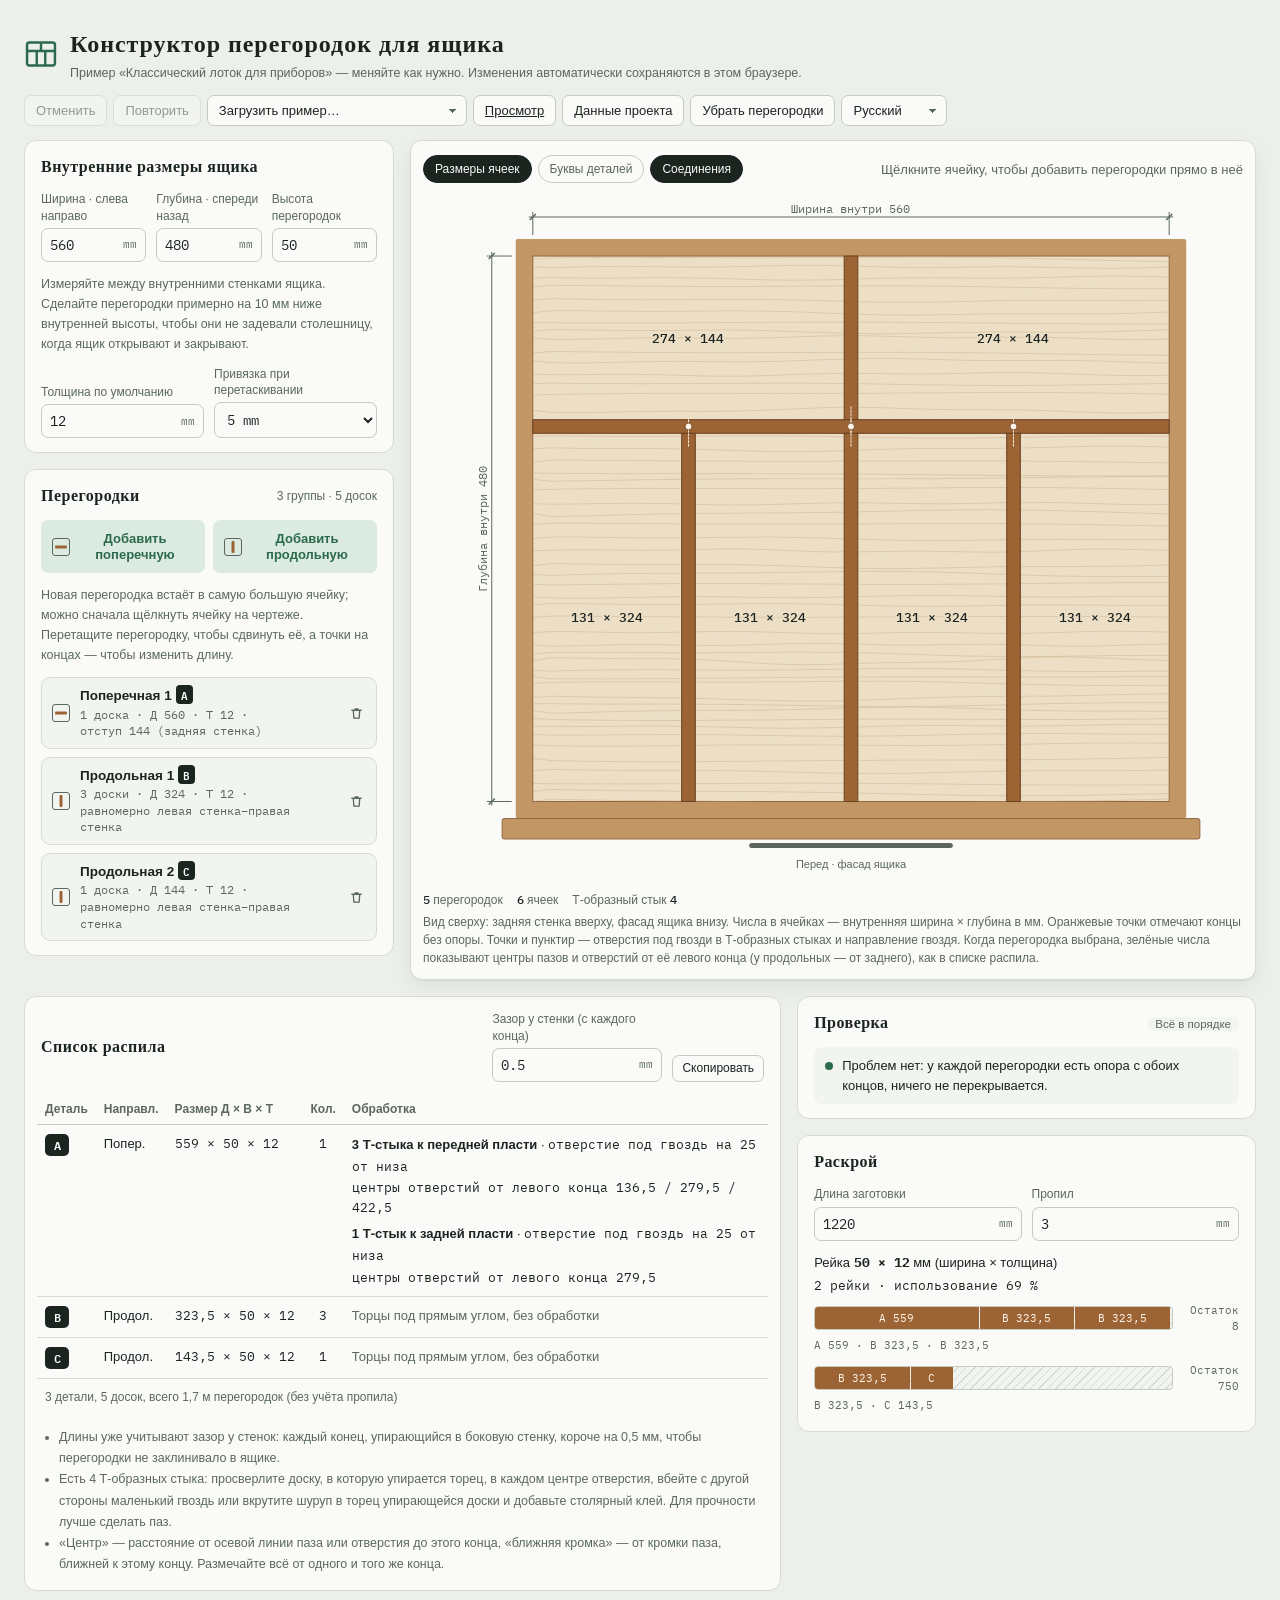
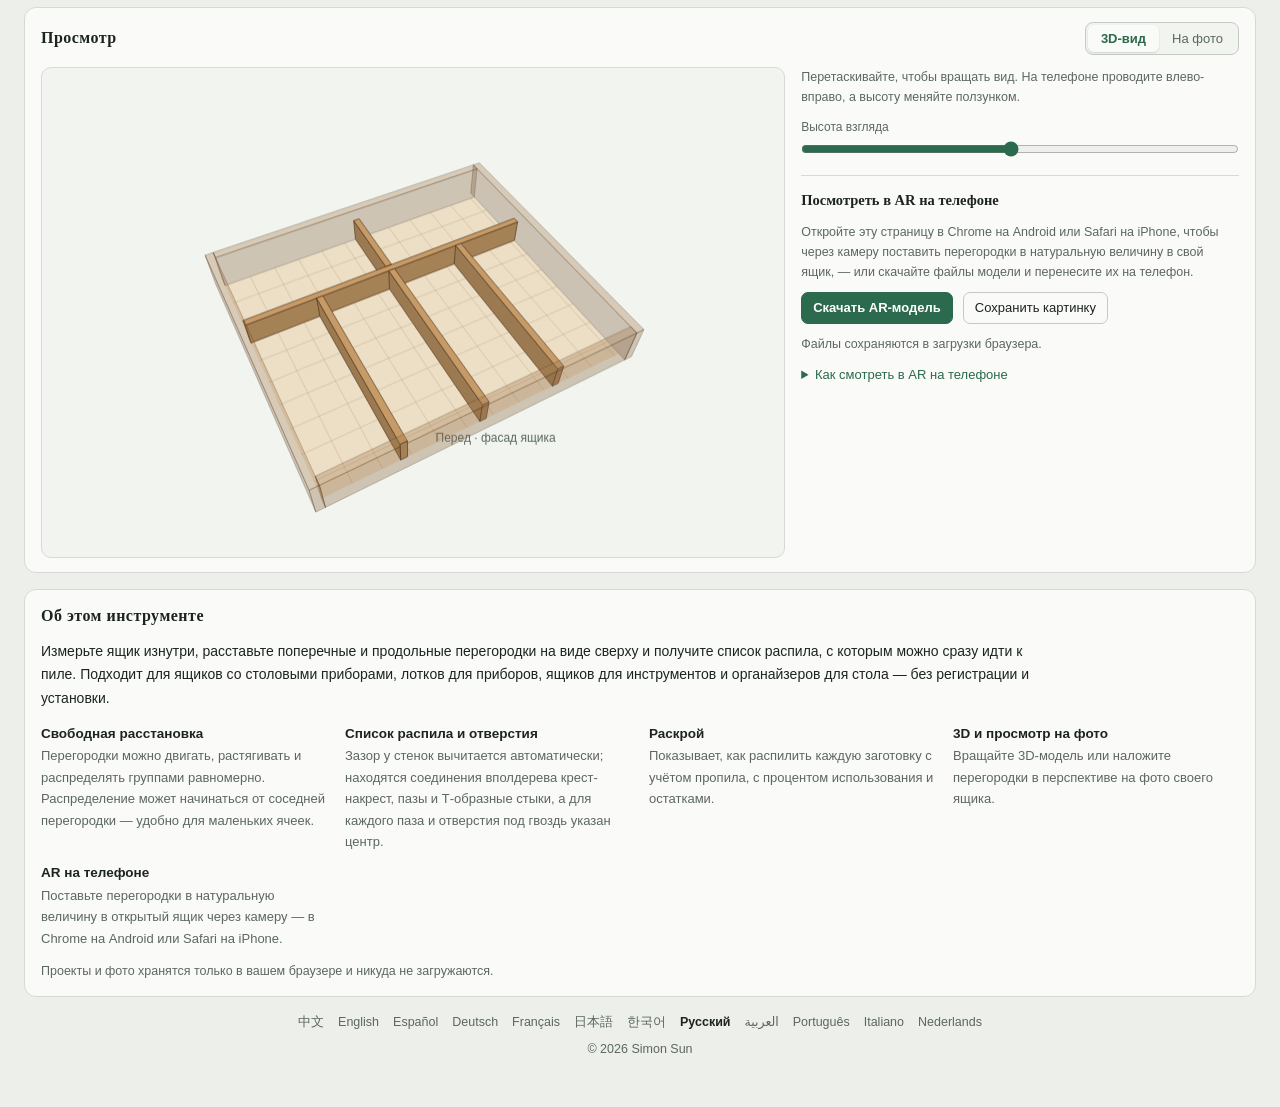
<file: ru/index.html>
<!doctype html>
<html lang="ru" dir="ltr">
<!-- Generated by tools/build.mjs from src/page.html and i18n/ru.json. Edit those, then run the build. -->
<head>
<meta charset="utf-8">
<meta name="viewport" content="width=device-width,initial-scale=1,viewport-fit=cover">
<title>Перегородки для ящика со столовыми приборами: раскрой и AR</title>
<meta name="description" content="Онлайн-проект деревянных перегородок для ящика с приборами: список распила с пазами и отверстиями, раскрой и просмотр в 3D или AR.">
<meta name="author" content="Simon Sun">
<link rel="canonical" href="https://drawer.everburstsun.net/ru/">
<link rel="alternate" hreflang="zh-Hans" href="https://drawer.everburstsun.net/zh/">
<link rel="alternate" hreflang="en" href="https://drawer.everburstsun.net/en/">
<link rel="alternate" hreflang="es" href="https://drawer.everburstsun.net/es/">
<link rel="alternate" hreflang="de" href="https://drawer.everburstsun.net/de/">
<link rel="alternate" hreflang="fr" href="https://drawer.everburstsun.net/fr/">
<link rel="alternate" hreflang="ja" href="https://drawer.everburstsun.net/ja/">
<link rel="alternate" hreflang="ko" href="https://drawer.everburstsun.net/ko/">
<link rel="alternate" hreflang="ru" href="https://drawer.everburstsun.net/ru/">
<link rel="alternate" hreflang="ar" href="https://drawer.everburstsun.net/ar/">
<link rel="alternate" hreflang="pt" href="https://drawer.everburstsun.net/pt/">
<link rel="alternate" hreflang="it" href="https://drawer.everburstsun.net/it/">
<link rel="alternate" hreflang="nl" href="https://drawer.everburstsun.net/nl/">
<link rel="alternate" hreflang="x-default" href="https://drawer.everburstsun.net/">
<meta property="og:type" content="website">
<meta property="og:site_name" content="Конструктор перегородок для ящика">
<meta property="og:title" content="Перегородки для ящика со столовыми приборами: раскрой и AR">
<meta property="og:description" content="Онлайн-проект деревянных перегородок для ящика с приборами: список распила с пазами и отверстиями, раскрой и просмотр в 3D или AR.">
<meta property="og:url" content="https://drawer.everburstsun.net/ru/">
<meta property="og:image" content="https://drawer.everburstsun.net/og/ru.png">
<meta property="og:image:width" content="1200">
<meta property="og:image:height" content="630">
<meta property="og:image:alt" content="Конструктор перегородок для ящика">
<meta property="og:locale" content="ru_RU">
<meta property="og:locale:alternate" content="zh_CN">
<meta property="og:locale:alternate" content="en_US">
<meta property="og:locale:alternate" content="es_ES">
<meta property="og:locale:alternate" content="de_DE">
<meta property="og:locale:alternate" content="fr_FR">
<meta property="og:locale:alternate" content="ja_JP">
<meta property="og:locale:alternate" content="ko_KR">
<meta property="og:locale:alternate" content="ar_AR">
<meta property="og:locale:alternate" content="pt_BR">
<meta property="og:locale:alternate" content="it_IT">
<meta property="og:locale:alternate" content="nl_NL">
<meta name="twitter:card" content="summary_large_image">
<meta name="theme-color" content="#ECEFEA" media="(prefers-color-scheme: light)">
<meta name="theme-color" content="#121714" media="(prefers-color-scheme: dark)">
<meta name="color-scheme" content="light dark">
<link rel="icon" href="../favicon.svg" type="image/svg+xml">
<link rel="apple-touch-icon" href="../apple-touch-icon.png">
<link rel="preconnect" href="https://fonts.googleapis.com">
<link rel="preconnect" href="https://fonts.gstatic.com" crossorigin>
<link rel="stylesheet" href="https://fonts.googleapis.com/css2?family=IBM+Plex+Mono:wght@400;500;600&family=Noto+Serif:wght@600;700&display=swap">
<link rel="stylesheet" href="../css/style.css?v=d5b70543">
<style>:root{--f-title:"Noto Serif",Georgia,"Times New Roman",serif;--f-body:-apple-system,BlinkMacSystemFont,"Segoe UI",Roboto,"Helvetica Neue",Arial,system-ui,sans-serif}</style>
<script type="application/ld+json">{"@context":"https://schema.org","@type":"WebApplication","name":"Конструктор перегородок для ящика","url":"https://drawer.everburstsun.net/ru/","description":"Онлайн-проект деревянных перегородок для ящика с приборами: список распила с пазами и отверстиями, раскрой и просмотр в 3D или AR.","inLanguage":"ru","applicationCategory":"DesignApplication","operatingSystem":"Any","browserRequirements":"Нужен JavaScript. Для AR в реальном времени нужен Chrome на Android (ARCore) или Safari на iPhone.","isAccessibleForFree":true,"image":"https://drawer.everburstsun.net/og/ru.png","offers":{"@type":"Offer","price":"0","priceCurrency":"USD"},"featureList":["Свободная расстановкаПерегородки можно двигать, растягивать и распределять группами равномерно. Распределение может начинаться от соседней перегородки — удобно для маленьких ячеек.","Список распила и отверстияЗазор у стенок вычитается автоматически; находятся соединения вполдерева крест-накрест, пазы и Т-образные стыки, а для каждого паза и отверстия под гвоздь указан центр.","РаскройПоказывает, как распилить каждую заготовку с учётом пропила, с процентом использования и остатками.","3D и просмотр на фотоВращайте 3D-модель или наложите перегородки в перспективе на фото своего ящика.","AR на телефонеПоставьте перегородки в натуральную величину в открытый ящик через камеру — в Chrome на Android или Safari на iPhone."],"author":{"@type":"Person","name":"Simon Sun"},"copyrightYear":2026}</script>
</head>
<body>
<!-- page:start -->
<header class="top">
  <div class="brand">
    <svg class="mark" viewBox="0 0 28 28" width="34" height="34" aria-hidden="true"><rect x="2.5" y="4.5" width="23" height="19" rx="2" fill="none" stroke="currentColor" stroke-width="2"/><path d="M2.5 11.5h23M10.5 11.5v12M17.5 11.5v12M14 4.5v7" fill="none" stroke="currentColor" stroke-width="2"/></svg>
    <div>
      <h1>Конструктор перегородок для ящика</h1>
      <p class="sub" id="saveNote">Изменения автоматически сохраняются в этом браузере.</p>
    </div>
  </div>
  <div class="tools">
    <button type="button" class="btn" id="undoBtn" title="Отменить (⌘Z / Ctrl+Z)">Отменить</button>
    <button type="button" class="btn" id="redoBtn" title="Повторить (⇧⌘Z / Ctrl+Y)">Повторить</button>
    <select class="btn" id="presetSel" aria-label="Загрузить пример">
      <option value="">Загрузить пример…</option>
    </select>
    <a class="btn" href="#ar">Просмотр</a>
    <button type="button" class="btn" id="dataBtn">Данные проекта</button>
    <button type="button" class="btn danger" id="clearBtn">Убрать перегородки</button>
    <select class="btn" id="langSel" aria-label="Язык" data-env="web"><option value="zh" lang="zh-CN">中文</option><option value="en" lang="en">English</option><option value="es" lang="es">Español</option><option value="de" lang="de">Deutsch</option><option value="fr" lang="fr">Français</option><option value="ja" lang="ja">日本語</option><option value="ko" lang="ko">한국어</option><option value="ru" lang="ru" selected>Русский</option><option value="ar" lang="ar">العربية</option><option value="pt" lang="pt-BR">Português</option><option value="it" lang="it">Italiano</option><option value="nl" lang="nl">Nederlands</option></select>
  </div>
</header>
<noscript><p class="noscript">Для работы нужен JavaScript.</p></noscript>

<main class="work">
  <aside class="rail">
    <section class="card" aria-labelledby="h-drawer">
      <h2 id="h-drawer">Внутренние размеры ящика</h2>
      <div class="fields three">
        <label class="fld"><span>Ширина · слева направо</span><span class="num"><input id="inW" type="number" step="any" min="100" max="2400" inputmode="decimal"><em>mm</em></span></label>
        <label class="fld"><span>Глубина · спереди назад</span><span class="num"><input id="inD" type="number" step="any" min="100" max="2400" inputmode="decimal"><em>mm</em></span></label>
        <label class="fld"><span>Высота перегородок</span><span class="num"><input id="inH" type="number" step="any" min="10" max="300" inputmode="decimal"><em>mm</em></span></label>
      </div>
      <p class="hint">Измеряйте между внутренними стенками ящика. Сделайте перегородки примерно на 10 мм ниже внутренней высоты, чтобы они не задевали столешницу, когда ящик открывают и закрывают.</p>
      <div class="fields two">
        <label class="fld"><span>Толщина по умолчанию</span><span class="num"><input id="inT" type="number" step="any" min="3" max="50" inputmode="decimal"><em>mm</em></span></label>
        <label class="fld"><span>Привязка при перетаскивании</span><span class="num"><select id="inSnap"><option value="0">Без привязки</option><option value="1">1 mm</option><option value="5">5 mm</option><option value="10">10 mm</option></select></span></label>
      </div>
    </section>

    <section class="card" aria-labelledby="h-groups">
      <div class="card-head"><h2 id="h-groups">Перегородки</h2><span class="count" id="boardCount"></span></div>
      <div class="add-row">
        <button type="button" class="btn add" data-add="h"><span class="glyph h" aria-hidden="true"></span>Добавить поперечную</button>
        <button type="button" class="btn add" data-add="v"><span class="glyph v" aria-hidden="true"></span>Добавить продольную</button>
      </div>
      <p class="hint">Новая перегородка встаёт в самую большую ячейку; можно сначала щёлкнуть ячейку на чертеже. Перетащите перегородку, чтобы сдвинуть её, а точки на концах — чтобы изменить длину.</p>
      <div id="groups" class="groups"></div>
    </section>
  </aside>

  <section class="stage" aria-label="Вид сверху">
    <div class="stage-inner">
      <div class="stage-bar">
        <div class="chips" role="group" aria-label="Показать на чертеже">
          <button type="button" class="chip" data-view="dims">Размеры ячеек</button>
          <button type="button" class="chip" data-view="parts">Буквы деталей</button>
          <button type="button" class="chip" data-view="joints">Соединения</button>
        </div>
        <div class="ctx" id="ctx"></div>
      </div>
      <div class="canvas-wrap" id="wrap">
        <svg id="svg" xmlns="http://www.w3.org/2000/svg" role="img" aria-label="Вид ящика сверху"><g id="scene"></g></svg>
      </div>
      <div class="stage-foot" id="summary"></div>
    </div>
  </section>
</main>

<section class="lower">
  <div class="card" aria-labelledby="h-cut">
    <div class="card-head">
      <h2 id="h-cut">Список распила</h2>
      <div class="row">
        <label class="fld gap-fld"><span>Зазор у стенки (с каждого конца)</span><span class="num"><input id="inGap" type="number" step="any" min="0" max="5" inputmode="decimal"><em>mm</em></span></label>
        <button type="button" class="btn sm" id="copyCut" style="align-self:end">Скопировать</button>
      </div>
    </div>
    <div class="table-wrap">
      <table class="cut-table">
        <thead><tr><th>Деталь</th><th>Направл.</th><th>Размер Д × В × Т</th><th class="c">Кол.</th><th>Обработка</th></tr></thead>
        <tbody id="cutBody"></tbody>
        <tfoot><tr><td colspan="5" id="cutFoot"></td></tr></tfoot>
      </table>
    </div>
    <ul class="notes" id="cutNotes"></ul>
  </div>

  <div class="side-col">
    <div class="card" aria-labelledby="h-iss">
      <div class="card-head"><h2 id="h-iss">Проверка</h2><span id="issCount"></span></div>
      <ul id="issues"></ul>
    </div>
    <div class="card" aria-labelledby="h-stock">
      <h2 id="h-stock">Раскрой</h2>
      <div class="fields two">
        <label class="fld"><span>Длина заготовки</span><span class="num"><input id="inStock" type="number" step="any" min="200" max="6000" inputmode="decimal"><em>mm</em></span></label>
        <label class="fld"><span>Пропил</span><span class="num"><input id="inKerf" type="number" step="any" min="0" max="10" inputmode="decimal"><em>mm</em></span></label>
      </div>
      <div id="stock"></div>
    </div>
  </div>
</section>

<section class="card ar" id="ar" aria-labelledby="h-ar">
  <div class="card-head">
    <h2 id="h-ar">Просмотр</h2>
    <div class="seg" role="group" aria-label="Способ просмотра">
      <button type="button" data-armode="3d" aria-pressed="true">3D-вид</button>
      <button type="button" data-armode="photo" aria-pressed="false">На фото</button>
    </div>
  </div>
  <div class="ar-grid">
    <div class="ar-stage" id="arStage">
      <canvas id="arCanvas" aria-label="Объёмный просмотр перегородок"></canvas>
      <div class="ar-empty" id="arEmpty" hidden>
        <svg viewBox="0 0 48 48" width="44" height="44" aria-hidden="true"><path d="M8 16h7l3-5h12l3 5h7v22H8z" fill="none" stroke="currentColor" stroke-width="2.4" stroke-linejoin="round"/><circle cx="24" cy="26" r="7" fill="none" stroke="currentColor" stroke-width="2.4"/></svg>
        <p>Сфотографируйте открытый ящик — перегородки появятся на снимке в натуральную величину.</p>
        <label class="btn primary file-btn">Снять или выбрать фото<input type="file" accept="image/*" data-arfile></label>
      </div>
    </div>
    <div class="ar-side">
      <div class="ar-ctl" id="ar3dCtl">
        <p class="hint">Перетаскивайте, чтобы вращать вид. На телефоне проводите влево-вправо, а высоту меняйте ползунком.</p>
        <label class="fld"><span>Высота взгляда</span><input type="range" id="arPitch" min="15" max="88" value="50"></label>
      </div>
      <div class="ar-ctl" id="arPhotoCtl" hidden>
        <ol class="steps">
          <li>Откройте ящик и снимите его наискосок сверху спереди так, чтобы в кадр попали все четыре внутренних угла дна.</li>
          <li>Перетащите четыре точки во внутренние углы дна: сзади слева, сзади справа, спереди справа, спереди слева.</li>
          <li>Перегородки наложатся на фото в проектном размере и в перспективе.</li>
        </ol>
        <label class="btn file-btn" id="arFileBtn">Снять или выбрать фото<input type="file" accept="image/*" data-arfile></label>
        <label class="fld"><span>Непрозрачность перегородок</span><input type="range" id="arAlpha" min="30" max="100" value="92"></label>
        <label class="check"><input type="checkbox" id="arOutline" checked> Показывать контур дна</label>
        <button type="button" class="btn sm" id="arReset">Сбросить углы</button>
        <p class="hint">Фото обрабатывается только в вашем браузере и никуда не загружается.</p>
      </div>
      <div class="ar-export">
        <h3>Посмотреть в AR на телефоне</h3>
        <p class="hint" id="arLiveNote">Скачайте 3D-модель в натуральную величину и поставьте её в настоящий ящик через камеру телефона.</p>
        <div class="row">
          <button type="button" class="btn primary" id="arLiveBtn" hidden>Посмотреть в ящике (AR)</button>
          <button type="button" class="btn primary" id="arModelBtn" disabled>Скачать AR-модель</button>
          <button type="button" class="btn" id="arShotBtn" disabled>Сохранить картинку</button>
        </div>
        <p class="hint" id="arDlNote">Проверяю, можно ли сохранять файлы…</p>
        <details>
          <summary>Как смотреть в AR на телефоне</summary>
          <p data-env="web" hidden><b>Android:</b> откройте эту страницу в Chrome и нажмите «Посмотреть в ящике (AR)»; в первый раз браузер попросит доступ к камере. Откройте ящик и медленно ведите телефоном над дном. Когда появится кольцо, коснитесь экрана, чтобы поставить перегородки, затем двигайте одним пальцем и поворачивайте двумя, пока зелёный контур не совпадёт с внутренними стенками (оранжевый край — передний). Телефон должен поддерживать ARCore.</p>
          <p data-env="web" hidden><b>iPhone / iPad:</b> откройте эту страницу в Safari и нажмите «Посмотреть в ящике (AR)» — откроется встроенный Быстрый просмотр AR. Наведите камеру на дно ящика; когда модель появится, двигайте её и поворачивайте двумя пальцами, пока полупрозрачное основание не совпадёт с дном.</p>
          <p data-env="web" hidden><b>Файлы модели:</b> «Скачать AR-модель» даёт zip-архив: drawer-dividers.usdz для iPhone и drawer-dividers.glb для 3D-просмотрщиков на Android или компьютере, оба в натуральную величину.</p>
          <p data-env="claude"><b>iPhone / iPad:</b> в приложении «Файлы» коснитесь скачанного zip, чтобы распаковать его, откройте drawer-dividers.usdz и переключитесь на «AR» вверху. Наведите камеру на дно ящика; когда модель появится, двигайте её и поворачивайте двумя пальцами, пока полупрозрачное основание не совпадёт с дном. При масштабе 100 % вы видите реальный размер.</p>
          <p data-env="claude"><b>Android:</b> распакуйте архив и откройте drawer-dividers.glb в 3D- или AR-просмотрщике с поддержкой GLB. Встроенные приложения на разных телефонах разные; иногда нужно установить подходящее.</p>
        </details>
      </div>
    </div>
  </div>
</section>

<section class="card about" aria-labelledby="h-about">
  <h2 id="h-about">Об этом инструменте</h2>
  <p>Измерьте ящик изнутри, расставьте поперечные и продольные перегородки на виде сверху и получите список распила, с которым можно сразу идти к пиле. Подходит для ящиков со столовыми приборами, лотков для приборов, ящиков для инструментов и органайзеров для стола — без регистрации и установки.</p>
  <ul class="about-list">
    <li><b>Свободная расстановка</b>Перегородки можно двигать, растягивать и распределять группами равномерно. Распределение может начинаться от соседней перегородки — удобно для маленьких ячеек.</li>
    <li><b>Список распила и отверстия</b>Зазор у стенок вычитается автоматически; находятся соединения вполдерева крест-накрест, пазы и Т-образные стыки, а для каждого паза и отверстия под гвоздь указан центр.</li>
    <li><b>Раскрой</b>Показывает, как распилить каждую заготовку с учётом пропила, с процентом использования и остатками.</li>
    <li><b>3D и просмотр на фото</b>Вращайте 3D-модель или наложите перегородки в перспективе на фото своего ящика.</li>
    <li><b>AR на телефоне</b>Поставьте перегородки в натуральную величину в открытый ящик через камеру — в Chrome на Android или Safari на iPhone.</li>
  </ul>
  <p class="hint">Проекты и фото хранятся только в вашем браузере и никуда не загружаются.</p>
</section>

<footer class="foot" data-env="web">
  <nav class="lang-nav" aria-label="Язык"><a href="../zh/" hreflang="zh-Hans" lang="zh-CN" data-lang="zh">中文</a><a href="../en/" hreflang="en" lang="en" data-lang="en">English</a><a href="../es/" hreflang="es" lang="es" data-lang="es">Español</a><a href="../de/" hreflang="de" lang="de" data-lang="de">Deutsch</a><a href="../fr/" hreflang="fr" lang="fr" data-lang="fr">Français</a><a href="../ja/" hreflang="ja" lang="ja" data-lang="ja">日本語</a><a href="../ko/" hreflang="ko" lang="ko" data-lang="ko">한국어</a><a href="../ru/" hreflang="ru" lang="ru" data-lang="ru" aria-current="page">Русский</a><a href="../ar/" hreflang="ar" lang="ar" data-lang="ar">العربية</a><a href="../pt/" hreflang="pt" lang="pt-BR" data-lang="pt">Português</a><a href="../it/" hreflang="it" lang="it" data-lang="it">Italiano</a><a href="../nl/" hreflang="nl" lang="nl" data-lang="nl">Nederlands</a></nav>
  <p dir="ltr">© 2026 Simon Sun</p>
</footer>

<div class="overlay" id="dlg" hidden>
  <div class="dlg" role="dialog" aria-modal="true" aria-labelledby="dlgTitle">
    <h2 id="dlgTitle"></h2>
    <p class="hint" id="dlgHint"></p>
    <textarea id="dlgText" spellcheck="false" aria-label="Текст проекта"></textarea>
    <p class="dlg-msg" id="dlgMsg"></p>
    <div class="row end">
      <button type="button" class="btn" id="dlgCopy">Скопировать</button>
      <button type="button" class="btn primary" id="dlgImport">Импортировать этот текст</button>
      <button type="button" class="btn" id="dlgClose">Закрыть</button>
    </div>
  </div>
</div>
<div class="toast" id="toast" role="status" hidden></div>
<div class="xr-overlay" id="xrOverlay" hidden>
  <p class="xr-hint" id="xrHint" role="status"></p>
  <div class="xr-bar" id="xrBar">
    <button type="button" class="btn" id="xrRotL" aria-label="Повернуть на 1° против часовой стрелки" hidden>↺ 1°</button>
    <button type="button" class="btn" id="xrRotR" aria-label="Повернуть на 1° по часовой стрелке" hidden>↻ 1°</button>
    <button type="button" class="btn" id="xrAgain" hidden>Поставить заново</button>
    <button type="button" class="btn primary" id="xrExit">Выйти из AR</button>
  </div>
</div>
<!-- page:end -->
<script>window.I18N={"lang":"ru","dec":",","msg":{"name.h":"Поперечная {n}","name.v":"Продольная {n}","short.h":"Попер.","short.v":"Продол.","wall.back":"задняя стенка","wall.front":"передняя стенка","wall.left":"левая стенка","wall.right":"правая стенка","end.left":"левый конец","end.right":"правый конец","end.back":"задний конец","end.front":"передний конец","board.nth":"{name}, доска {n}","preset.classic":"Классический лоток для приборов","preset.grid":"Сетка 3 × 3","preset.long":"Отсек для длинных ручек и мелкие ячейки","preset.strips":"Пять длинных ячеек","preset.option":"{name} ({W} × {D})","iss.clash":"{a} и {b} пересекаются в углу; укоротите одну, чтобы она упиралась в бок другой","iss.overlapSelf":"Доски в группе «{name}» налезают друг на друга; увеличьте шаг или уменьшите количество","iss.overlap":"{a} и {b} налезают друг на друга","iss.evenTight":{"one":"Диапазон распределения «{name}» всего {w} мм — не помещается {n} доска толщиной {t} мм","few":"Диапазон распределения «{name}» всего {w} мм — не помещаются {n} доски толщиной {t} мм","many":"Диапазон распределения «{name}» всего {w} мм — не помещаются {n} досок толщиной {t} мм","other":"Диапазон распределения «{name}» всего {w} мм — не помещаются {n} доски толщиной {t} мм"},"iss.outside":"{name} выходит за стенку ящика на {d} мм","iss.whoAll":" ({n} шт.)","iss.whoSome":" ({k} из {n})","iss.dangle":"{name}{who}: {end} висит в воздухе, до ближайшей стенки или перегородки {gap} мм","iss.narrow":{"one":"{n} ячейка уже 30 мм — для приборов слишком тесно","few":"{n} ячейки уже 30 мм — для приборов слишком тесно","many":"{n} ячеек уже 30 мм — для приборов слишком тесно","other":"{n} ячейки уже 30 мм — для приборов слишком тесно"},"iss.ok":"Проблем нет: у каждой перегородки есть опора с обоих концов, ничего не перекрывается.","iss.bad":{"one":"{n} проблема","few":"{n} проблемы","many":"{n} проблем","other":"{n} проблемы"},"iss.warn":{"one":"{n} замечание","few":"{n} замечания","many":"{n} замечаний","other":"{n} замечания"},"iss.pass":"Всё в порядке","svg.front":"Перед · фасад ящика","svg.compTip":"Внутренний размер ячейки {w} × {h} мм","svg.compTipOdd":"Ячейка неправильной формы, около {a} см²","svg.boardTip":"{name} · деталь {part} · длина {L} мм","svg.knobTip":"Перетащите, чтобы сдвинуть {end}","svg.innerW":"Ширина внутри {v}","svg.innerD":"Глубина внутри {v}","sum.boards":{"one":"\u003cb>{n}\u003c/b> перегородка","few":"\u003cb>{n}\u003c/b> перегородки","many":"\u003cb>{n}\u003c/b> перегородок","other":"\u003cb>{n}\u003c/b> перегородки"},"sum.comps":{"one":"\u003cb>{n}\u003c/b> ячейка","few":"\u003cb>{n}\u003c/b> ячейки","many":"\u003cb>{n}\u003c/b> ячеек","other":"\u003cb>{n}\u003c/b> ячейки"},"sum.cross":"Крест вполдерева \u003cb>{n}\u003c/b>","sum.lap":"Угловое вполдерева \u003cb>{n}\u003c/b>","sum.dado":"В паз \u003cb>{n}\u003c/b>","sum.butt":"Т-образный стык \u003cb>{n}\u003c/b>","legend":"Вид сверху: задняя стенка вверху, фасад ящика внизу. Числа в ячейках — внутренняя ширина × глубина в мм. Оранжевые точки отмечают концы без опоры.","legend.holes":"Точки и пунктир — отверстия под гвозди в Т-образных стыках и направление гвоздя. Когда перегородка выбрана, зелёные числа показывают центры пазов и отверстий от её левого конца (у продольных — от заднего), как в списке распила.","punct.sp":" ","punct.comma":", ","punct.semi":"; ","punct.list":", ","toast.sample":"Загружен пример «{name}». Это можно отменить.","toast.cleared":"Перегородки убраны. Это можно отменить.","copy.head":"Ящик внутри {W} × {D} мм, высота перегородок {H} мм","copy.item":"{head}: {details}","copy.plain":"торцы под прямым углом","copy.fallback":"Браузер не разрешает копировать напрямую. Выделите весь текст ниже и скопируйте его сами.","data.title":"Данные проекта","data.hint":"В этом тексте записан весь проект. Сохраните копию; чтобы восстановить, вставьте его сюда и нажмите «Импортировать этот текст». Его можно и переслать.","data.bad":"Это не данные проекта. Вставьте полностью текст, скопированный из «Данные проекта».","cut.title":"Список распила","toast.cutCopied":"Список распила скопирован","toast.copied":"Скопировано","toast.copyKeys":"Нажмите ⌘C / Ctrl+C, чтобы скопировать выделенный текст","toast.imported":{"one":"Импортирована {n} группа перегородок","few":"Импортировано {n} группы перегородок","many":"Импортировано {n} групп перегородок","other":"Импортировано {n} группы перегородок"},"ref.board":"перегородка","ref.custom":"Своё значение","sum.count":{"one":"{n} доска","few":"{n} доски","many":"{n} досок","other":"{n} доски"},"sum.len":"Д {v}","sum.thk":"Т {v}","sum.even":"равномерно {a}–{b}","sum.from":"отступ {v} ({ref})","calc.range":"Диапазон {a}–{b}, ширина \u003cb>{w}\u003c/b> мм","calc.rangeGap":"Диапазон {a}–{b}, ширина \u003cb>{w}\u003c/b> мм, просвет между досками \u003cb>{c}\u003c/b> мм","calc.noFit":"Эти доски не помещаются","calc.auto":"Взять ближайшие перегородки с обеих сторон","calc.manual.h":"Первая доска в \u003cb>{first}\u003c/b> мм от задней стенки; от последней до «{end}» \u003cb>{last}\u003c/b> мм","calc.manual.v":"Первая доска в \u003cb>{first}\u003c/b> мм от левой стенки; от последней до «{end}» \u003cb>{last}\u003c/b> мм","card.orient":"Направление","card.fewer":"На одну меньше","card.more":"На одну больше","card.count":"Количество","card.pcs":"шт.","f.L":"Длина","f.t":"Ширина (толщина)","f.start.h":"Начало · левый конец от левой стенки","f.start.v":"Начало · задний конец от задней стенки","btn.full":"От стенки до стенки","btn.fullTip":"Провести от одной боковой стенки до другой","btn.fit":"Подогнать","btn.fitTip":"Удлинить или укоротить до ближайших перегородок или стенок с обеих сторон","card.pos":"Положение","card.posMode":"Способ расстановки","mode.even":"Равномерно","mode.manual":"Вручную","f.aRef":"Распределять от","f.bRef":"Распределять до","f.a.h":"Начало · от задней стенки","f.a.v":"Начало · от левой стенки","f.b.h":"Конец · от задней стенки","f.b.v":"Конец · от левой стенки","f.posRef":"Первая доска отсчитывается от","f.off":"Расстояние","f.gap":"Просвет между досками","card.delTip":"Удалить эту группу перегородок","card.del":"Удалить «{name}»","groups.empty":"Перегородок пока нет. Воспользуйтесь кнопками выше или сначала щёлкните ячейку на чертеже.","count.groups":{"one":"{n} группа","few":"{n} группы","many":"{n} групп","other":"{n} группы"},"count.boards":{"one":"{n} доска","few":"{n} доски","many":"{n} досок","other":"{n} доски"},"count.parts":{"one":"{n} деталь","few":"{n} детали","many":"{n} деталей","other":"{n} детали"},"live.h":"{pos} от задней стенки · Д {L}","live.v":"{pos} от левой стенки · Д {L}","ctx.keys":"Стрелки сдвигают на 1 мм, с Shift — на 10 мм","ctx.del":"Удалить","ctx.comp":"Ячейка","ctx.addIn":"Добавить внутрь:","ctx.nAria":"Количество досок","ctx.n":{"one":"{n} доска","few":"{n} доски","many":"{n} досок","other":"{n} доски"},"ctx.addH":"Поперечную","ctx.addV":"Продольную","ctx.hint":"Щёлкните ячейку, чтобы добавить перегородки прямо в неё","proc.lap.h":{"one":"{n} паз вполдерева снизу","few":"{n} паза вполдерева снизу","many":"{n} пазов вполдерева снизу","other":"{n} паза вполдерева снизу"},"proc.lap.v":{"one":"{n} паз вполдерева сверху","few":"{n} паза вполдерева сверху","many":"{n} пазов вполдерева сверху","other":"{n} паза вполдерева сверху"},"proc.dado.back":{"one":"{n} паз на задней пласти","few":"{n} паза на задней пласти","many":"{n} пазов на задней пласти","other":"{n} паза на задней пласти"},"proc.dado.front":{"one":"{n} паз на передней пласти","few":"{n} паза на передней пласти","many":"{n} пазов на передней пласти","other":"{n} паза на передней пласти"},"proc.dado.left":{"one":"{n} паз на левой пласти","few":"{n} паза на левой пласти","many":"{n} пазов на левой пласти","other":"{n} паза на левой пласти"},"proc.dado.right":{"one":"{n} паз на правой пласти","few":"{n} паза на правой пласти","many":"{n} пазов на правой пласти","other":"{n} паза на правой пласти"},"proc.butt.back":{"one":"{n} Т-стык к задней пласти","few":"{n} Т-стыка к задней пласти","many":"{n} Т-стыков к задней пласти","other":"{n} Т-стыка к задней пласти"},"proc.butt.front":{"one":"{n} Т-стык к передней пласти","few":"{n} Т-стыка к передней пласти","many":"{n} Т-стыков к передней пласти","other":"{n} Т-стыка к передней пласти"},"proc.butt.left":{"one":"{n} Т-стык к левой пласти","few":"{n} Т-стыка к левой пласти","many":"{n} Т-стыков к левой пласти","other":"{n} Т-стыка к левой пласти"},"proc.butt.right":{"one":"{n} Т-стык к правой пласти","few":"{n} Т-стыка к правой пласти","many":"{n} Т-стыков к правой пласти","other":"{n} Т-стыка к правой пласти"},"proc.size":"ширина {w}, глубина {d}","proc.nail":"отверстие под гвоздь на {h} от низа","proc.center.h":"центры от левого конца {list}","proc.center.v":"центры от заднего конца {list}","proc.edge.h":"ближние кромки от левого конца {list}","proc.edge.v":"ближние кромки от заднего конца {list}","proc.hole.h":"центры отверстий от левого конца {list}","proc.hole.v":"центры отверстий от заднего конца {list}","proc.none":"Торцы под прямым углом, без обработки","cut.empty":"Перегородок пока нет.","cut.foot":"{parts}, {boards}, всего {len} м перегородок (без учёта пропила)","note.gap":"Длины уже учитывают зазор у стенок: каждый конец, упирающийся в боковую стенку, короче на {g} мм, чтобы перегородки не заклинивало в ящике.","note.lap":"Глубина пазов вполдерева — половина высоты перегородки, {d} мм. У поперечных перегородок пазы снизу, у продольных — сверху, и они вставляются друг в друга.","note.dado":"Паз принимает торец одной перегородки в боковую пласть другой доски; глубина паза — это глубина посадки.","note.butt":{"one":"Есть {n} Т-образный стык: просверлите доску, в которую упирается торец, в центре отверстия, вбейте с другой стороны маленький гвоздь или вкрутите шуруп в торец упирающейся доски и добавьте столярный клей. Для прочности лучше сделать паз.","few":"Есть {n} Т-образных стыка: просверлите доску, в которую упирается торец, в каждом центре отверстия, вбейте с другой стороны маленький гвоздь или вкрутите шуруп в торец упирающейся доски и добавьте столярный клей. Для прочности лучше сделать паз.","many":"Есть {n} Т-образных стыков: просверлите доску, в которую упирается торец, в каждом центре отверстия, вбейте с другой стороны маленький гвоздь или вкрутите шуруп в торец упирающейся доски и добавьте столярный клей. Для прочности лучше сделать паз.","other":"Есть {n} Т-образных стыка: просверлите доску, в которую упирается торец, в каждом центре отверстия, вбейте с другой стороны маленький гвоздь или вкрутите шуруп в торец упирающейся доски и добавьте столярный клей. Для прочности лучше сделать паз."},"note.pos":"«Центр» — расстояние от осевой линии паза или отверстия до этого конца, «ближняя кромка» — от кромки паза, ближней к этому концу. Размечайте всё от одного и того же конца.","stock.tip":"Деталь {part} · {len} мм","stock.left":"Остаток {v}","stock.over":"Длиннее заготовки: деталь {parts}. Возьмите заготовку длиннее или сращивайте.","stock.head":"Рейка {size} мм (ширина × толщина)","stock.bars":{"one":"{n} рейка · использование {u} %","few":"{n} рейки · использование {u} %","many":"{n} реек · использование {u} %","other":"{n} рейки · использование {u} %"},"stock.empty":"Когда появятся перегородки, здесь будет показано, как распилить каждую рейку.","save.note":"Изменения автоматически сохраняются в этом браузере.","save.sample":"Пример «{name}» — меняйте как нужно. Изменения автоматически сохраняются в этом браузере.","toast.noRoom":{"one":"Здесь всего {w} мм — не помещается {n} доска толщиной {t} мм","few":"Здесь всего {w} мм — не помещаются {n} доски толщиной {t} мм","many":"Здесь всего {w} мм — не помещаются {n} досок толщиной {t} мм","other":"Здесь всего {w} мм — не помещаются {n} доски толщиной {t} мм"},"toast.deleted":"«{name}» удалена. Это можно отменить.","corner.lb":"Сзади слева","corner.rb":"Сзади справа","corner.rf":"Спереди справа","corner.lf":"Спереди слева","photo.order":"Обойдите по порядку: сзади слева → сзади справа → спереди справа → спереди слева","photo.change":"Другое фото","toast.dragCorners":"Перетащите четыре точки во внутренние углы дна ящика","toast.badPhoto":"Не удаётся открыть фото. Попробуйте JPG или PNG.","dl.web":"Файлы сохраняются в загрузки браузера.","dl.claudeOk":"Перед сохранением вы увидите имя и размер файла и сможете подтвердить.","dl.claudeNo":"Здесь нельзя сохранять файлы. Откройте страницу на claude.ai или в приложении Claude, чтобы скачать.","toast.saveBusy":"Запрос на сохранение уже открыт. Попробуйте чуть позже.","toast.saveTooLarge":"Файл слишком большой и не сохранён.","toast.saveFail":"Сейчас здесь нельзя сохранять файлы.","readme.title":"Перегородки для ящика · AR-модель (натуральная величина)","readme.size":{"one":"Ящик внутри {W} × {D} мм, высота перегородок {H} мм, {n} перегородка.","few":"Ящик внутри {W} × {D} мм, высота перегородок {H} мм, {n} перегородки.","many":"Ящик внутри {W} × {D} мм, высота перегородок {H} мм, {n} перегородок.","other":"Ящик внутри {W} × {D} мм, высота перегородок {H} мм, {n} перегородки."},"readme.base":"Тонкая полупрозрачная пластина в модели — это дно ящика; совместите её с настоящим ящиком.","readme.ios1":"1. В приложении «Файлы» коснитесь этого zip, чтобы распаковать его.","readme.ios2":"2. Откройте drawer-dividers.usdz и переключитесь на «AR» вверху.","readme.ios3":"3. Наведите камеру на дно ящика; когда модель появится, двигайте её и поворачивайте двумя пальцами, пока полупрозрачное основание не совпадёт с дном. Оставьте масштаб 100 %.","readme.android":"Откройте drawer-dividers.glb в 3D- или AR-просмотрщике с поддержкой GLB.","readme.web":"Или откройте страницу проекта в Chrome и нажмите «Посмотреть в ящике (AR)».","file.zip":"перегородки-ящика-AR-модель.zip","file.jpg":"перегородки-ящика-просмотр.jpg","toast.modelSaved":"AR-модель сохранена","toast.shotSaved":"Картинка сохранена","toast.shotFail":"Не удалось создать картинку","xr.search":"Откройте ящик и медленно ведите телефоном над дном, чтобы камера его увидела","xr.aim":"Кольцо — центр перегородок. Наведите его на середину дна и коснитесь экрана, чтобы поставить","xr.placed":"Двигайте одним пальцем, поворачивайте двумя, пока зелёный контур не совпадёт с внутренними стенками. Оранжевый край — передний","live.xr":"Поставьте перегородки в натуральную величину в открытый ящик через камеру телефона. В первый раз браузер попросит доступ к камере.","live.ql":"Поставьте перегородки в натуральную величину в открытый ящик через встроенный Быстрый просмотр AR на iPhone.","live.none":"Откройте эту страницу в Chrome на Android или Safari на iPhone, чтобы через камеру поставить перегородки в натуральную величину в свой ящик, — или скачайте файлы модели и перенесите их на телефон.","live.insecure":"Для AR с камерой страницу нужно открыть по адресу https. Пока можно скачать файлы модели и перенести их на телефон.","toast.xrDenied":"Нет доступа к камере. Разрешите её в настройках сайта в браузере и попробуйте снова.","toast.xrHttps":"Для AR страницу нужно открыть по адресу https","toast.xrUnsupported":"На этом телефоне сейчас нельзя открыть веб-AR","toast.xrFail":"Не удалось запустить AR. Попробуйте другой браузер или обновите Chrome."}};</script>
<script src="../js/i18n.js?v=c1e11480"></script>
<script src="../js/model.js?v=72e23013"></script>
<script src="../js/ar-math.js?v=f782135c"></script>
<script src="../js/drawing.js?v=40b28a5b"></script>
<script src="../js/panels.js?v=c0389acb"></script>
<script src="../js/events.js?v=ae5be8ad"></script>
<script src="../js/preview.js?v=74a0c278"></script>
<script src="../js/live-ar.js?v=a1f0803b"></script>
<script src="../js/main.js?v=de32ab88"></script>
</body>
</html>
</file>
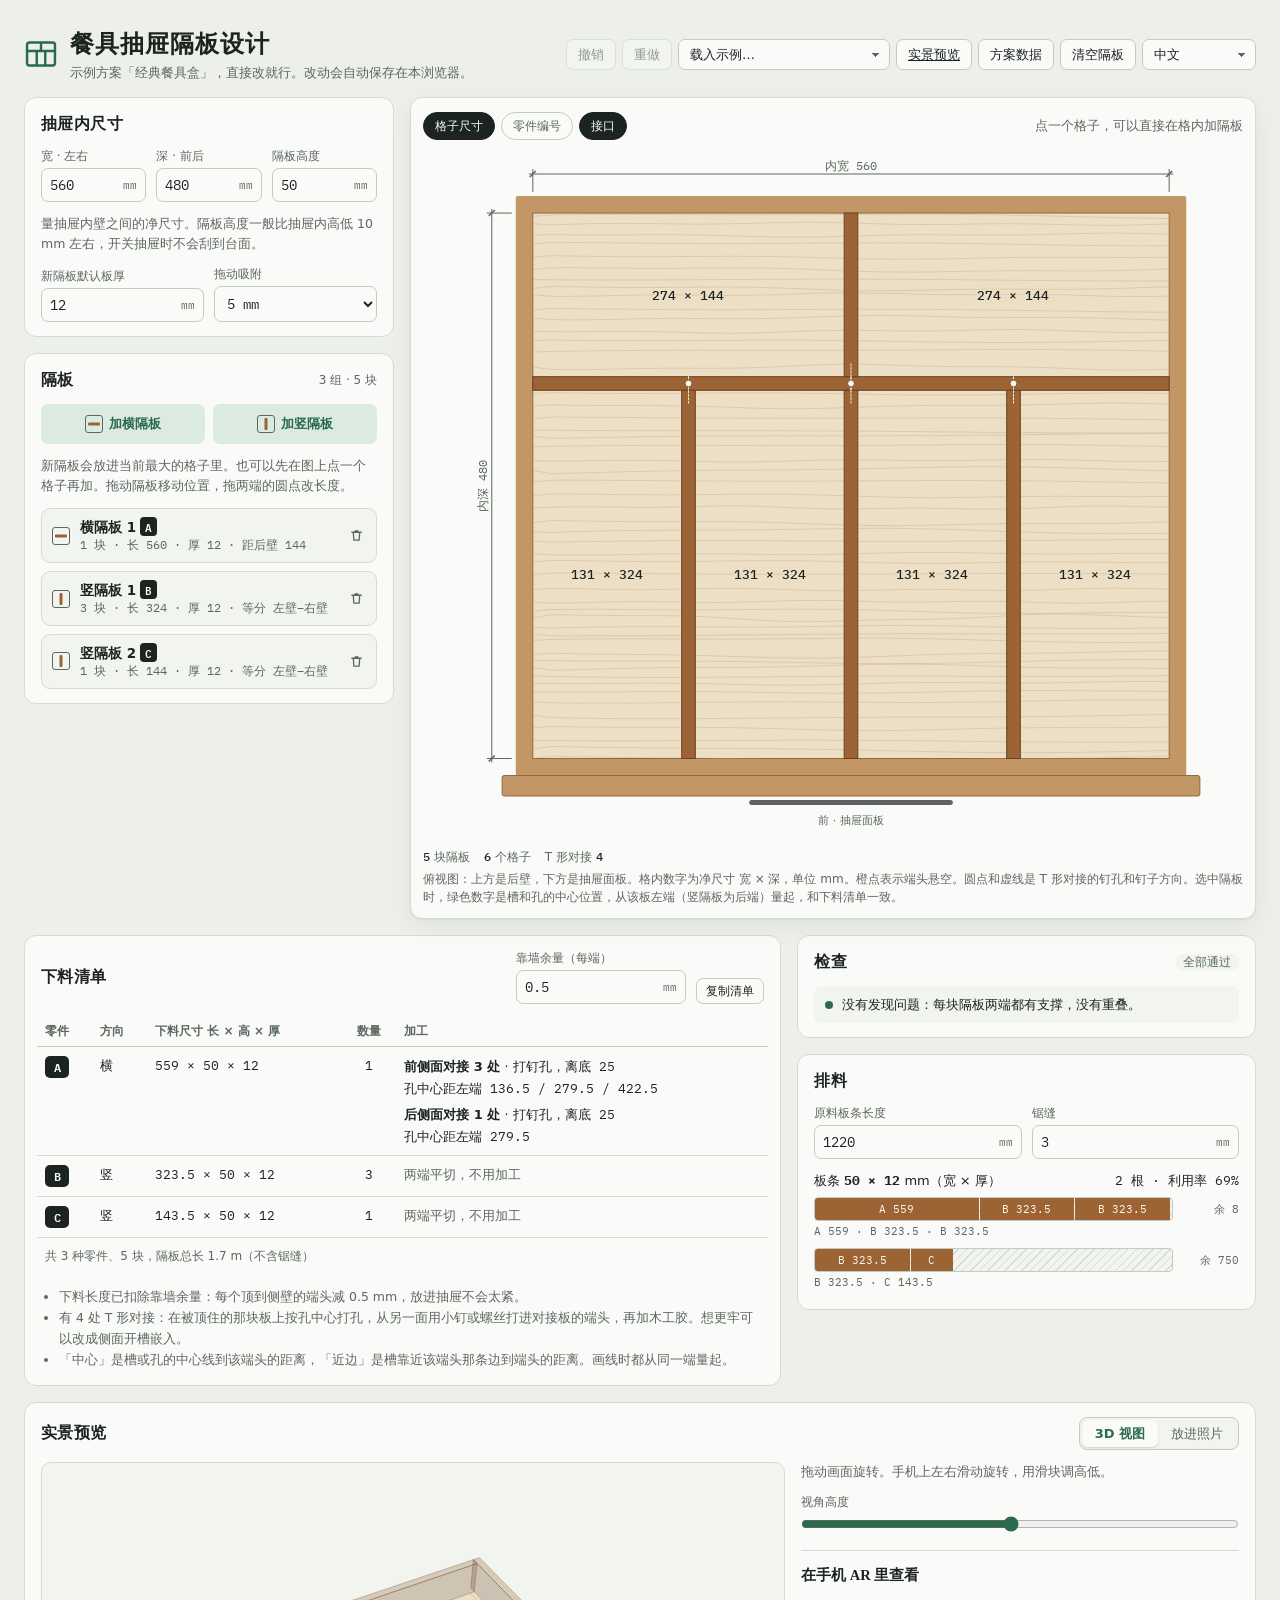
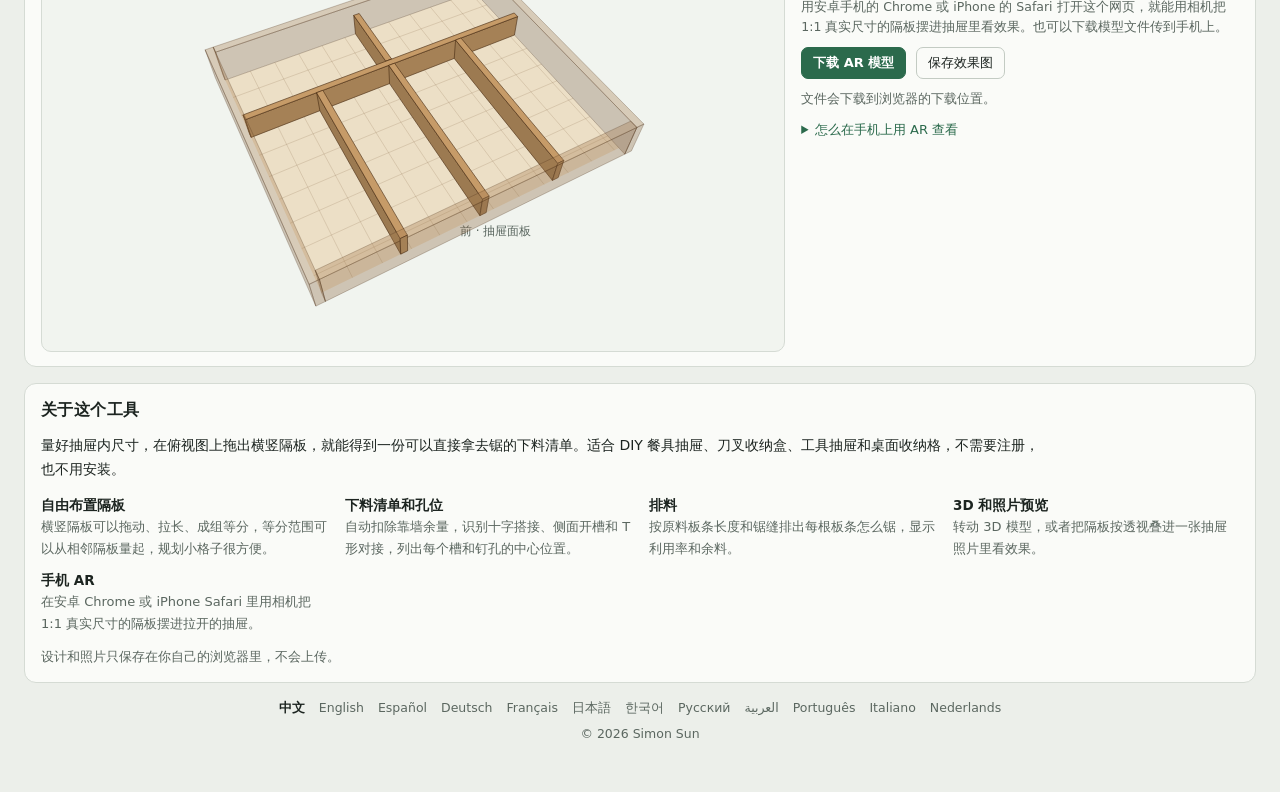
<file: zh/index.html>
<!doctype html>
<html lang="zh-CN" dir="ltr">
<!-- Generated by tools/build.mjs from src/page.html and i18n/zh.json. Edit those, then run the build. -->
<head>
<meta charset="utf-8">
<meta name="viewport" content="width=device-width,initial-scale=1,viewport-fit=cover">
<title>餐具抽屉隔板设计 · 在线规划木隔板、下料清单与 AR 预览</title>
<meta name="description" content="免费的在线工具：按抽屉内尺寸拖动布置横竖木隔板，自动生成下料清单、开槽和钉孔位置、排料图，还能用 3D、照片或手机 AR 预览装进抽屉的效果。">
<meta name="author" content="Simon Sun">
<link rel="canonical" href="https://drawer.everburstsun.net/zh/">
<link rel="alternate" hreflang="zh-Hans" href="https://drawer.everburstsun.net/zh/">
<link rel="alternate" hreflang="en" href="https://drawer.everburstsun.net/en/">
<link rel="alternate" hreflang="es" href="https://drawer.everburstsun.net/es/">
<link rel="alternate" hreflang="de" href="https://drawer.everburstsun.net/de/">
<link rel="alternate" hreflang="fr" href="https://drawer.everburstsun.net/fr/">
<link rel="alternate" hreflang="ja" href="https://drawer.everburstsun.net/ja/">
<link rel="alternate" hreflang="ko" href="https://drawer.everburstsun.net/ko/">
<link rel="alternate" hreflang="ru" href="https://drawer.everburstsun.net/ru/">
<link rel="alternate" hreflang="ar" href="https://drawer.everburstsun.net/ar/">
<link rel="alternate" hreflang="pt" href="https://drawer.everburstsun.net/pt/">
<link rel="alternate" hreflang="it" href="https://drawer.everburstsun.net/it/">
<link rel="alternate" hreflang="nl" href="https://drawer.everburstsun.net/nl/">
<link rel="alternate" hreflang="x-default" href="https://drawer.everburstsun.net/">
<meta property="og:type" content="website">
<meta property="og:site_name" content="餐具抽屉隔板设计">
<meta property="og:title" content="餐具抽屉隔板设计 · 在线规划木隔板、下料清单与 AR 预览">
<meta property="og:description" content="免费的在线工具：按抽屉内尺寸拖动布置横竖木隔板，自动生成下料清单、开槽和钉孔位置、排料图，还能用 3D、照片或手机 AR 预览装进抽屉的效果。">
<meta property="og:url" content="https://drawer.everburstsun.net/zh/">
<meta property="og:image" content="https://drawer.everburstsun.net/og/zh.png">
<meta property="og:image:width" content="1200">
<meta property="og:image:height" content="630">
<meta property="og:image:alt" content="餐具抽屉隔板设计">
<meta property="og:locale" content="zh_CN">
<meta property="og:locale:alternate" content="en_US">
<meta property="og:locale:alternate" content="es_ES">
<meta property="og:locale:alternate" content="de_DE">
<meta property="og:locale:alternate" content="fr_FR">
<meta property="og:locale:alternate" content="ja_JP">
<meta property="og:locale:alternate" content="ko_KR">
<meta property="og:locale:alternate" content="ru_RU">
<meta property="og:locale:alternate" content="ar_AR">
<meta property="og:locale:alternate" content="pt_BR">
<meta property="og:locale:alternate" content="it_IT">
<meta property="og:locale:alternate" content="nl_NL">
<meta name="twitter:card" content="summary_large_image">
<meta name="theme-color" content="#ECEFEA" media="(prefers-color-scheme: light)">
<meta name="theme-color" content="#121714" media="(prefers-color-scheme: dark)">
<meta name="color-scheme" content="light dark">
<link rel="icon" href="../favicon.svg" type="image/svg+xml">
<link rel="apple-touch-icon" href="../apple-touch-icon.png">
<link rel="preconnect" href="https://fonts.googleapis.com">
<link rel="preconnect" href="https://fonts.gstatic.com" crossorigin>
<link rel="stylesheet" href="https://fonts.googleapis.com/css2?family=IBM+Plex+Mono:wght@400;500;600&family=Noto+Serif+SC:wght@600;700&display=swap">
<link rel="stylesheet" href="../css/style.css?v=d5b70543">
<style>:root{--f-title:"Noto Serif SC","Songti SC","STSong","SimSun",serif;--f-body:-apple-system,BlinkMacSystemFont,"PingFang SC","Hiragino Sans GB","Noto Sans SC","Microsoft YaHei","Segoe UI",system-ui,sans-serif}</style>
<script type="application/ld+json">{"@context":"https://schema.org","@type":"WebApplication","name":"餐具抽屉隔板设计","url":"https://drawer.everburstsun.net/zh/","description":"免费的在线工具：按抽屉内尺寸拖动布置横竖木隔板，自动生成下料清单、开槽和钉孔位置、排料图，还能用 3D、照片或手机 AR 预览装进抽屉的效果。","inLanguage":"zh-CN","applicationCategory":"DesignApplication","operatingSystem":"Any","browserRequirements":"需要启用 JavaScript。实时 AR 需要安卓 Chrome（支持 ARCore）或 iPhone Safari。","isAccessibleForFree":true,"image":"https://drawer.everburstsun.net/og/zh.png","offers":{"@type":"Offer","price":"0","priceCurrency":"USD"},"featureList":["自由布置隔板横竖隔板可以拖动、拉长、成组等分，等分范围可以从相邻隔板量起，规划小格子很方便。","下料清单和孔位自动扣除靠墙余量，识别十字搭接、侧面开槽和 T 形对接，列出每个槽和钉孔的中心位置。","排料按原料板条长度和锯缝排出每根板条怎么锯，显示利用率和余料。","3D 和照片预览转动 3D 模型，或者把隔板按透视叠进一张抽屉照片里看效果。","手机 AR在安卓 Chrome 或 iPhone Safari 里用相机把 1:1 真实尺寸的隔板摆进拉开的抽屉。"],"author":{"@type":"Person","name":"Simon Sun"},"copyrightYear":2026}</script>
</head>
<body>
<!-- page:start -->
<header class="top">
  <div class="brand">
    <svg class="mark" viewBox="0 0 28 28" width="34" height="34" aria-hidden="true"><rect x="2.5" y="4.5" width="23" height="19" rx="2" fill="none" stroke="currentColor" stroke-width="2"/><path d="M2.5 11.5h23M10.5 11.5v12M17.5 11.5v12M14 4.5v7" fill="none" stroke="currentColor" stroke-width="2"/></svg>
    <div>
      <h1>餐具抽屉隔板设计</h1>
      <p class="sub" id="saveNote">改动会自动保存在本浏览器。</p>
    </div>
  </div>
  <div class="tools">
    <button type="button" class="btn" id="undoBtn" title="撤销（⌘Z / Ctrl+Z）">撤销</button>
    <button type="button" class="btn" id="redoBtn" title="重做（⇧⌘Z / Ctrl+Y）">重做</button>
    <select class="btn" id="presetSel" aria-label="载入示例方案">
      <option value="">载入示例…</option>
    </select>
    <a class="btn" href="#ar">实景预览</a>
    <button type="button" class="btn" id="dataBtn">方案数据</button>
    <button type="button" class="btn danger" id="clearBtn">清空隔板</button>
    <select class="btn" id="langSel" aria-label="语言" data-env="web"><option value="zh" lang="zh-CN" selected>中文</option><option value="en" lang="en">English</option><option value="es" lang="es">Español</option><option value="de" lang="de">Deutsch</option><option value="fr" lang="fr">Français</option><option value="ja" lang="ja">日本語</option><option value="ko" lang="ko">한국어</option><option value="ru" lang="ru">Русский</option><option value="ar" lang="ar">العربية</option><option value="pt" lang="pt-BR">Português</option><option value="it" lang="it">Italiano</option><option value="nl" lang="nl">Nederlands</option></select>
  </div>
</header>
<noscript><p class="noscript">这个工具需要启用 JavaScript。</p></noscript>

<main class="work">
  <aside class="rail">
    <section class="card" aria-labelledby="h-drawer">
      <h2 id="h-drawer">抽屉内尺寸</h2>
      <div class="fields three">
        <label class="fld"><span>宽 · 左右</span><span class="num"><input id="inW" type="number" step="any" min="100" max="2400" inputmode="decimal"><em>mm</em></span></label>
        <label class="fld"><span>深 · 前后</span><span class="num"><input id="inD" type="number" step="any" min="100" max="2400" inputmode="decimal"><em>mm</em></span></label>
        <label class="fld"><span>隔板高度</span><span class="num"><input id="inH" type="number" step="any" min="10" max="300" inputmode="decimal"><em>mm</em></span></label>
      </div>
      <p class="hint">量抽屉内壁之间的净尺寸。隔板高度一般比抽屉内高低 10 mm 左右，开关抽屉时不会刮到台面。</p>
      <div class="fields two">
        <label class="fld"><span>新隔板默认板厚</span><span class="num"><input id="inT" type="number" step="any" min="3" max="50" inputmode="decimal"><em>mm</em></span></label>
        <label class="fld"><span>拖动吸附</span><span class="num"><select id="inSnap"><option value="0">不吸附</option><option value="1">1 mm</option><option value="5">5 mm</option><option value="10">10 mm</option></select></span></label>
      </div>
    </section>

    <section class="card" aria-labelledby="h-groups">
      <div class="card-head"><h2 id="h-groups">隔板</h2><span class="count" id="boardCount"></span></div>
      <div class="add-row">
        <button type="button" class="btn add" data-add="h"><span class="glyph h" aria-hidden="true"></span>加横隔板</button>
        <button type="button" class="btn add" data-add="v"><span class="glyph v" aria-hidden="true"></span>加竖隔板</button>
      </div>
      <p class="hint">新隔板会放进当前最大的格子里。也可以先在图上点一个格子再加。拖动隔板移动位置，拖两端的圆点改长度。</p>
      <div id="groups" class="groups"></div>
    </section>
  </aside>

  <section class="stage" aria-label="俯视图">
    <div class="stage-inner">
      <div class="stage-bar">
        <div class="chips" role="group" aria-label="图上显示">
          <button type="button" class="chip" data-view="dims">格子尺寸</button>
          <button type="button" class="chip" data-view="parts">零件编号</button>
          <button type="button" class="chip" data-view="joints">接口</button>
        </div>
        <div class="ctx" id="ctx"></div>
      </div>
      <div class="canvas-wrap" id="wrap">
        <svg id="svg" xmlns="http://www.w3.org/2000/svg" role="img" aria-label="抽屉俯视图"><g id="scene"></g></svg>
      </div>
      <div class="stage-foot" id="summary"></div>
    </div>
  </section>
</main>

<section class="lower">
  <div class="card" aria-labelledby="h-cut">
    <div class="card-head">
      <h2 id="h-cut">下料清单</h2>
      <div class="row">
        <label class="fld gap-fld"><span>靠墙余量（每端）</span><span class="num"><input id="inGap" type="number" step="any" min="0" max="5" inputmode="decimal"><em>mm</em></span></label>
        <button type="button" class="btn sm" id="copyCut" style="align-self:end">复制清单</button>
      </div>
    </div>
    <div class="table-wrap">
      <table class="cut-table">
        <thead><tr><th>零件</th><th>方向</th><th>下料尺寸 长 × 高 × 厚</th><th class="c">数量</th><th>加工</th></tr></thead>
        <tbody id="cutBody"></tbody>
        <tfoot><tr><td colspan="5" id="cutFoot"></td></tr></tfoot>
      </table>
    </div>
    <ul class="notes" id="cutNotes"></ul>
  </div>

  <div class="side-col">
    <div class="card" aria-labelledby="h-iss">
      <div class="card-head"><h2 id="h-iss">检查</h2><span id="issCount"></span></div>
      <ul id="issues"></ul>
    </div>
    <div class="card" aria-labelledby="h-stock">
      <h2 id="h-stock">排料</h2>
      <div class="fields two">
        <label class="fld"><span>原料板条长度</span><span class="num"><input id="inStock" type="number" step="any" min="200" max="6000" inputmode="decimal"><em>mm</em></span></label>
        <label class="fld"><span>锯缝</span><span class="num"><input id="inKerf" type="number" step="any" min="0" max="10" inputmode="decimal"><em>mm</em></span></label>
      </div>
      <div id="stock"></div>
    </div>
  </div>
</section>

<section class="card ar" id="ar" aria-labelledby="h-ar">
  <div class="card-head">
    <h2 id="h-ar">实景预览</h2>
    <div class="seg" role="group" aria-label="预览方式">
      <button type="button" data-armode="3d" aria-pressed="true">3D 视图</button>
      <button type="button" data-armode="photo" aria-pressed="false">放进照片</button>
    </div>
  </div>
  <div class="ar-grid">
    <div class="ar-stage" id="arStage">
      <canvas id="arCanvas" aria-label="隔板立体预览"></canvas>
      <div class="ar-empty" id="arEmpty" hidden>
        <svg viewBox="0 0 48 48" width="44" height="44" aria-hidden="true"><path d="M8 16h7l3-5h12l3 5h7v22H8z" fill="none" stroke="currentColor" stroke-width="2.4" stroke-linejoin="round"/><circle cx="24" cy="26" r="7" fill="none" stroke="currentColor" stroke-width="2.4"/></svg>
        <p>拍一张拉开的抽屉，隔板会按真实尺寸放进照片里。</p>
        <label class="btn primary file-btn">拍照或选照片<input type="file" accept="image/*" data-arfile></label>
      </div>
    </div>
    <div class="ar-side">
      <div class="ar-ctl" id="ar3dCtl">
        <p class="hint">拖动画面旋转。手机上左右滑动旋转，用滑块调高低。</p>
        <label class="fld"><span>视角高度</span><input type="range" id="arPitch" min="15" max="88" value="50"></label>
      </div>
      <div class="ar-ctl" id="arPhotoCtl" hidden>
        <ol class="steps">
          <li>拉开抽屉，从前上方斜着拍，四个内底角都要拍进去。</li>
          <li>把四个圆点拖到抽屉内底的四个角：左后、右后、右前、左前。</li>
          <li>隔板会按设计尺寸和透视叠到照片上。</li>
        </ol>
        <label class="btn file-btn" id="arFileBtn">拍照或选照片<input type="file" accept="image/*" data-arfile></label>
        <label class="fld"><span>隔板不透明度</span><input type="range" id="arAlpha" min="30" max="100" value="92"></label>
        <label class="check"><input type="checkbox" id="arOutline" checked> 显示内底轮廓线</label>
        <button type="button" class="btn sm" id="arReset">四个角复位</button>
        <p class="hint">照片只在你的浏览器里处理，不会上传。</p>
      </div>
      <div class="ar-export">
        <h3>在手机 AR 里查看</h3>
        <p class="hint" id="arLiveNote">下载 1:1 真实尺寸的 3D 模型，用手机相机把它摆进真实的抽屉里看效果。</p>
        <div class="row">
          <button type="button" class="btn primary" id="arLiveBtn" hidden>在抽屉里看 AR</button>
          <button type="button" class="btn primary" id="arModelBtn" disabled>下载 AR 模型</button>
          <button type="button" class="btn" id="arShotBtn" disabled>保存效果图</button>
        </div>
        <p class="hint" id="arDlNote">正在检查能否保存文件…</p>
        <details>
          <summary>怎么在手机上用 AR 查看</summary>
          <p data-env="web" hidden><b>安卓手机：</b>用 Chrome 打开这个网页，点「在抽屉里看 AR」，第一次会请求相机权限。拉开抽屉，对准内底慢慢移动手机，出现圆环后点一下屏幕放下隔板，再单指拖动、双指旋转，把绿色轮廓对齐抽屉内壁（橙色边是抽屉前面）。手机需要支持 ARCore。</p>
          <p data-env="web" hidden><b>iPhone / iPad：</b>用 Safari 打开这个网页，点「在抽屉里看 AR」会进入系统自带的 AR 快速查看。对准抽屉底面，模型出现后拖动、双指旋转，把半透明底板对齐抽屉内底。</p>
          <p data-env="web" hidden><b>模型文件：</b>「下载 AR 模型」得到一个 zip，里面的 drawer-dividers.usdz 给 iPhone，drawer-dividers.glb 给安卓或电脑上的 3D 查看应用，都是 1:1 真实尺寸。</p>
          <p data-env="claude"><b>iPhone / iPad：</b>在「文件」App 里点下载的 zip 解压，点开 drawer-dividers.usdz，切到上方的「AR」。对准抽屉底面，模型出现后拖动、双指旋转，把半透明底板对齐抽屉内底。保持 100% 大小，看到的就是真实尺寸。</p>
          <p data-env="claude"><b>Android：</b>解压后用支持 GLB 格式的 3D 或 AR 查看应用打开 drawer-dividers.glb。不同手机自带的应用不一样，有的需要另装。</p>
        </details>
      </div>
    </div>
  </div>
</section>

<section class="card about" aria-labelledby="h-about">
  <h2 id="h-about">关于这个工具</h2>
  <p>量好抽屉内尺寸，在俯视图上拖出横竖隔板，就能得到一份可以直接拿去锯的下料清单。适合 DIY 餐具抽屉、刀叉收纳盒、工具抽屉和桌面收纳格，不需要注册，也不用安装。</p>
  <ul class="about-list">
    <li><b>自由布置隔板</b>横竖隔板可以拖动、拉长、成组等分，等分范围可以从相邻隔板量起，规划小格子很方便。</li>
    <li><b>下料清单和孔位</b>自动扣除靠墙余量，识别十字搭接、侧面开槽和 T 形对接，列出每个槽和钉孔的中心位置。</li>
    <li><b>排料</b>按原料板条长度和锯缝排出每根板条怎么锯，显示利用率和余料。</li>
    <li><b>3D 和照片预览</b>转动 3D 模型，或者把隔板按透视叠进一张抽屉照片里看效果。</li>
    <li><b>手机 AR</b>在安卓 Chrome 或 iPhone Safari 里用相机把 1:1 真实尺寸的隔板摆进拉开的抽屉。</li>
  </ul>
  <p class="hint">设计和照片只保存在你自己的浏览器里，不会上传。</p>
</section>

<footer class="foot" data-env="web">
  <nav class="lang-nav" aria-label="语言"><a href="../zh/" hreflang="zh-Hans" lang="zh-CN" data-lang="zh" aria-current="page">中文</a><a href="../en/" hreflang="en" lang="en" data-lang="en">English</a><a href="../es/" hreflang="es" lang="es" data-lang="es">Español</a><a href="../de/" hreflang="de" lang="de" data-lang="de">Deutsch</a><a href="../fr/" hreflang="fr" lang="fr" data-lang="fr">Français</a><a href="../ja/" hreflang="ja" lang="ja" data-lang="ja">日本語</a><a href="../ko/" hreflang="ko" lang="ko" data-lang="ko">한국어</a><a href="../ru/" hreflang="ru" lang="ru" data-lang="ru">Русский</a><a href="../ar/" hreflang="ar" lang="ar" data-lang="ar">العربية</a><a href="../pt/" hreflang="pt" lang="pt-BR" data-lang="pt">Português</a><a href="../it/" hreflang="it" lang="it" data-lang="it">Italiano</a><a href="../nl/" hreflang="nl" lang="nl" data-lang="nl">Nederlands</a></nav>
  <p dir="ltr">© 2026 Simon Sun</p>
</footer>

<div class="overlay" id="dlg" hidden>
  <div class="dlg" role="dialog" aria-modal="true" aria-labelledby="dlgTitle">
    <h2 id="dlgTitle"></h2>
    <p class="hint" id="dlgHint"></p>
    <textarea id="dlgText" spellcheck="false" aria-label="方案文本"></textarea>
    <p class="dlg-msg" id="dlgMsg"></p>
    <div class="row end">
      <button type="button" class="btn" id="dlgCopy">复制</button>
      <button type="button" class="btn primary" id="dlgImport">导入这段文本</button>
      <button type="button" class="btn" id="dlgClose">关闭</button>
    </div>
  </div>
</div>
<div class="toast" id="toast" role="status" hidden></div>
<div class="xr-overlay" id="xrOverlay" hidden>
  <p class="xr-hint" id="xrHint" role="status"></p>
  <div class="xr-bar" id="xrBar">
    <button type="button" class="btn" id="xrRotL" aria-label="逆时针转 1 度" hidden>↺ 1°</button>
    <button type="button" class="btn" id="xrRotR" aria-label="顺时针转 1 度" hidden>↻ 1°</button>
    <button type="button" class="btn" id="xrAgain" hidden>重新放置</button>
    <button type="button" class="btn primary" id="xrExit">退出 AR</button>
  </div>
</div>
<!-- page:end -->
<script>window.I18N={"lang":"zh","dec":".","msg":{"name.h":"横隔板 {n}","name.v":"竖隔板 {n}","short.h":"横","short.v":"竖","wall.back":"后壁","wall.front":"前壁","wall.left":"左壁","wall.right":"右壁","end.left":"左端","end.right":"右端","end.back":"后端","end.front":"前端","board.nth":"{name} 第 {n} 块","preset.classic":"经典餐具盒","preset.grid":"井字九宫格","preset.long":"长柄区加小格","preset.strips":"五条长槽","preset.option":"{name}（{W} × {D}）","iss.clash":"{a}和{b}在转角处叠在一起，把其中一块缩到另一块的侧面","iss.overlapSelf":"{name}的几块隔板叠在一起了，调大间距或减少数量","iss.overlap":"{a}和{b}叠在一起了","iss.evenTight":"{name}的等分范围只有 {w} mm，放不下 {n} 块 {t} mm 厚的隔板","iss.outside":"{name}超出抽屉内壁 {d} mm","iss.whoAll":"（{n} 块）","iss.whoSome":"（{k}/{n} 块）","iss.dangle":"{name}{who}{end}悬空，离最近的壁或隔板 {gap} mm","iss.narrow":"{n} 个格子窄于 30 mm，放餐具会很挤","iss.ok":"没有发现问题：每块隔板两端都有支撑，没有重叠。","iss.bad":"{n} 个问题","iss.warn":"{n} 个提醒","iss.pass":"全部通过","svg.front":"前 · 抽屉面板","svg.compTip":"格内净尺寸 {w} × {h} mm","svg.compTipOdd":"异形格，面积约 {a} cm²","svg.boardTip":"{name} · 零件 {part} · 长 {L} mm","svg.knobTip":"拖动改{end}位置","svg.innerW":"内宽 {v}","svg.innerD":"内深 {v}","sum.boards":"\u003cb>{n}\u003c/b> 块隔板","sum.comps":"\u003cb>{n}\u003c/b> 个格子","sum.cross":"十字搭接 \u003cb>{n}\u003c/b>","sum.lap":"端头半搭接 \u003cb>{n}\u003c/b>","sum.dado":"侧面嵌槽 \u003cb>{n}\u003c/b>","sum.butt":"T 形对接 \u003cb>{n}\u003c/b>","legend":"俯视图：上方是后壁，下方是抽屉面板。格内数字为净尺寸 宽 × 深，单位 mm。橙点表示端头悬空。","legend.holes":"圆点和虚线是 T 形对接的钉孔和钉子方向。选中隔板时，绿色数字是槽和孔的中心位置，从该板左端（竖隔板为后端）量起，和下料清单一致。","punct.sp":"","punct.comma":"，","punct.semi":"；","punct.list":"、","toast.sample":"已载入示例「{name}」，可以撤销","toast.cleared":"已清空隔板，可以撤销","copy.head":"抽屉内尺寸 {W} × {D} mm，隔板高 {H} mm","copy.item":"{head}：{details}","copy.plain":"两端平切","copy.fallback":"浏览器不允许直接复制，请全选下面的文字手动复制。","data.title":"方案数据","data.hint":"这段文字记录了整个方案。复制下来保存，之后粘贴回这里点“导入这段文本”就能还原，也可以发给别人。","data.bad":"这段文字不是有效的方案数据。请粘贴从“方案数据”里复制出来的完整内容。","cut.title":"下料清单","toast.cutCopied":"下料清单已复制","toast.copied":"已复制","toast.copyKeys":"请用 ⌘C / Ctrl+C 复制已选中的文字","toast.imported":"已导入 {n} 组隔板","ref.board":"隔板","ref.custom":"自定义数值","sum.count":"{n} 块","sum.len":"长 {v}","sum.thk":"厚 {v}","sum.even":"等分 {a}–{b}","sum.from":"距{ref} {v}","calc.range":"范围 {a}–{b}，宽 \u003cb>{w}\u003c/b> mm","calc.rangeGap":"范围 {a}–{b}，宽 \u003cb>{w}\u003c/b> mm，每格净距 \u003cb>{c}\u003c/b> mm","calc.noFit":"放不下这些隔板","calc.auto":"改为两侧最近的隔板","calc.manual.h":"第 1 块距后壁 \u003cb>{first}\u003c/b> mm；最后一块离{end} \u003cb>{last}\u003c/b> mm","calc.manual.v":"第 1 块距左壁 \u003cb>{first}\u003c/b> mm；最后一块离{end} \u003cb>{last}\u003c/b> mm","card.orient":"方向","card.fewer":"少一块","card.more":"多一块","card.count":"数量","card.pcs":"块","f.L":"长度","f.t":"宽度（板厚）","f.start.h":"起点 · 左端距左壁","f.start.v":"起点 · 后端距后壁","btn.full":"撑满","btn.fullTip":"从一侧壁通到另一侧壁","btn.fit":"贴合两侧","btn.fitTip":"伸缩到两侧最近的隔板或侧壁","card.pos":"位置","card.posMode":"位置方式","mode.even":"等分","mode.manual":"自定义","f.aRef":"等分起点","f.bRef":"等分终点","f.a.h":"起点 · 距后壁","f.a.v":"起点 · 距左壁","f.b.h":"终点 · 距后壁","f.b.v":"终点 · 距左壁","f.posRef":"第 1 块量起自","f.off":"距离","f.gap":"块与块净距","card.delTip":"删除这组隔板","card.del":"删除{name}","groups.empty":"还没有隔板。点上面的按钮加一块，或者先在图上点一个格子。","count.groups":"{n} 组","count.boards":"{n} 块","count.parts":"{n} 种零件","live.h":"距后壁 {pos} · 长 {L}","live.v":"距左壁 {pos} · 长 {L}","ctx.keys":"方向键微调 1 mm，按住 Shift 为 10 mm","ctx.del":"删除","ctx.comp":"所选格","ctx.addIn":"在格内加","ctx.nAria":"块数","ctx.n":"{n} 块","ctx.addH":"横隔板","ctx.addV":"竖隔板","ctx.hint":"点一个格子，可以直接在格内加隔板","proc.lap.h":"朝下开半槽 {n} 处","proc.lap.v":"朝上开半槽 {n} 处","proc.dado.back":"后侧面开槽 {n} 处","proc.dado.front":"前侧面开槽 {n} 处","proc.dado.left":"左侧面开槽 {n} 处","proc.dado.right":"右侧面开槽 {n} 处","proc.butt.back":"后侧面对接 {n} 处","proc.butt.front":"前侧面对接 {n} 处","proc.butt.left":"左侧面对接 {n} 处","proc.butt.right":"右侧面对接 {n} 处","proc.size":"宽 {w} 深 {d}","proc.nail":"打钉孔，离底 {h}","proc.center.h":"中心距左端 {list}","proc.center.v":"中心距后端 {list}","proc.edge.h":"近边距左端 {list}","proc.edge.v":"近边距后端 {list}","proc.hole.h":"孔中心距左端 {list}","proc.hole.v":"孔中心距后端 {list}","proc.none":"两端平切，不用加工","cut.empty":"还没有隔板。","cut.foot":"共 {parts}、{boards}，隔板总长 {len} m（不含锯缝）","note.gap":"下料长度已扣除靠墙余量：每个顶到侧壁的端头减 {g} mm，放进抽屉不会太紧。","note.lap":"半槽深度是隔板高度的一半，即 {d} mm。横隔板槽口朝下，竖隔板槽口朝上，对插扣合。","note.dado":"侧面开槽让隔板端头嵌进另一块板的侧面，槽深就是嵌入深度。","note.butt":"有 {n} 处 T 形对接：在被顶住的那块板上按孔中心打孔，从另一面用小钉或螺丝打进对接板的端头，再加木工胶。想更牢可以改成侧面开槽嵌入。","note.pos":"「中心」是槽或孔的中心线到该端头的距离，「近边」是槽靠近该端头那条边到端头的距离。画线时都从同一端量起。","stock.tip":"零件 {part} · {len} mm","stock.left":"余 {v}","stock.over":"零件 {parts} 比原料还长，需要更长的板条或拼接。","stock.head":"板条 {size} mm（宽 × 厚）","stock.bars":"{n} 根 · 利用率 {u}%","stock.empty":"加了隔板后，这里会按原料长度排出每根板条怎么锯。","save.note":"改动会自动保存在本浏览器。","save.sample":"示例方案「{name}」，直接改就行。改动会自动保存在本浏览器。","toast.noRoom":"这里只有 {w} mm，放不下 {n} 块 {t} mm 厚的隔板","toast.deleted":"已删除{name}，可以撤销","corner.lb":"左后","corner.rb":"右后","corner.rf":"右前","corner.lf":"左前","photo.order":"四个点要按 左后→右后→右前→左前 围成一圈","photo.change":"换一张照片","toast.dragCorners":"把四个圆点拖到抽屉内底的四个角","toast.badPhoto":"这张照片打不开，换一张 JPG 或 PNG 试试","dl.web":"文件会下载到浏览器的下载位置。","dl.claudeOk":"保存前会弹出确认，可以看到文件名和大小。","dl.claudeNo":"当前打开方式不能保存文件。在 claude.ai 网页或 Claude App 里打开这个页面就能下载。","toast.saveBusy":"已经有一个保存确认开着，稍后再试","toast.saveTooLarge":"文件太大，没有保存","toast.saveFail":"这里暂时不能保存文件","readme.title":"餐具抽屉隔板 · AR 模型（1:1 真实尺寸）","readme.size":"抽屉内尺寸 {W} × {D} mm，隔板高 {H} mm，共 {n} 块隔板。","readme.base":"模型里的半透明薄板是抽屉内底，用来和真实抽屉对齐。","readme.ios1":"1. 在「文件」App 里点这个 zip 解压。","readme.ios2":"2. 点开 drawer-dividers.usdz，切到上方的「AR」。","readme.ios3":"3. 对准抽屉底面，模型出现后拖动、双指旋转，把半透明底板对齐抽屉内底。保持 100% 大小。","readme.android":"用支持 GLB 格式的 3D 或 AR 查看应用打开 drawer-dividers.glb。","readme.web":"也可以用 Chrome 打开设计网页，直接点「在抽屉里看 AR」。","file.zip":"抽屉隔板-AR模型.zip","file.jpg":"抽屉隔板效果图.jpg","toast.modelSaved":"AR 模型已保存","toast.shotSaved":"效果图已保存","toast.shotFail":"效果图生成失败","xr.search":"拉开抽屉，对准内底慢慢移动手机，让相机看清底面","xr.aim":"圆环是隔板的中心。对准抽屉内底中间，点一下屏幕放下","xr.placed":"单指拖动移动，双指旋转，把绿色轮廓对齐抽屉内壁。橙色边是抽屉前面","live.xr":"用手机相机把 1:1 真实尺寸的隔板摆进拉开的抽屉里。第一次会请求相机权限。","live.ql":"用 iPhone 自带的 AR 快速查看，把 1:1 真实尺寸的隔板摆进拉开的抽屉里。","live.none":"用安卓手机的 Chrome 或 iPhone 的 Safari 打开这个网页，就能用相机把 1:1 真实尺寸的隔板摆进抽屉里看效果。也可以下载模型文件传到手机上。","live.insecure":"相机 AR 需要用 https 网址打开这个网页。现在可以先下载模型文件传到手机上。","toast.xrDenied":"没有拿到相机权限，在浏览器的网站设置里允许相机后再试","toast.xrHttps":"需要用 https 网址打开才能用 AR","toast.xrUnsupported":"这台手机暂时打不开网页 AR","toast.xrFail":"AR 启动失败，换个浏览器或更新 Chrome 后再试"}};</script>
<script src="../js/i18n.js?v=c1e11480"></script>
<script src="../js/model.js?v=72e23013"></script>
<script src="../js/ar-math.js?v=f782135c"></script>
<script src="../js/drawing.js?v=40b28a5b"></script>
<script src="../js/panels.js?v=c0389acb"></script>
<script src="../js/events.js?v=ae5be8ad"></script>
<script src="../js/preview.js?v=74a0c278"></script>
<script src="../js/live-ar.js?v=a1f0803b"></script>
<script src="../js/main.js?v=de32ab88"></script>
</body>
</html>
</file>
<file: css/style.css>
/* Layout: workbench — control rail on the left, sticky top-down shop drawing on the right, cut list and stock layout below, 实景预览 last */
:root{
  --bg:#ECEFEA; --panel:#FAFBF8; --panel-2:#F1F4EF; --ink:#1C2420; --muted:#5B6760;
  --line:#D5DBD4; --line-2:#C3CBC3;
  --accent:#2B6A4C; --accent-ink:#FFFFFF; --accent-soft:#DCEBE2;
  --ply:#ECDFC6; --ply-grain:#CFB690; --wall:#C29665; --wall-edge:#916740;
  --board:#9C6334; --board-edge:#6A4220; --board-ink:#FFF6EA;
  --warn:#A8690F; --warn-soft:#F7E8CA; --bad:#B5382C; --bad-soft:#F6DAD5;
  --scrim:rgba(12,18,15,.48);
  --shadow:0 1px 2px rgba(20,30,25,.07),0 8px 24px rgba(20,30,25,.06);
  --f-title:"Noto Serif SC","Songti SC","STSong","SimSun",serif;
  --f-body:-apple-system,BlinkMacSystemFont,"PingFang SC","Hiragino Sans GB","Noto Sans SC","Microsoft YaHei","Segoe UI",system-ui,sans-serif;
  --f-mono:"IBM Plex Mono",ui-monospace,"SF Mono",Menlo,Consolas,monospace;
}
@media (prefers-color-scheme: dark){
  :root:not([data-theme="light"]){
    --bg:#121714; --panel:#1A211D; --panel-2:#212924; --ink:#E2E8E3; --muted:#95A199;
    --line:#2D3731; --line-2:#3B4740;
    --accent:#77C79C; --accent-ink:#0D1A12; --accent-soft:#1E3628;
    --ply:#3A3126; --ply-grain:#544638; --wall:#5E432A; --wall-edge:#80603F;
    --board:#C58C55; --board-edge:#E6B37E; --board-ink:#24170B;
    --warn:#E2A94B; --warn-soft:#3A2E17; --bad:#EF7B6D; --bad-soft:#41231F;
    --scrim:rgba(0,0,0,.6); --shadow:0 1px 2px rgba(0,0,0,.4),0 8px 24px rgba(0,0,0,.25);
    color-scheme:dark;
  }
}
:root[data-theme="dark"]{
  --bg:#121714; --panel:#1A211D; --panel-2:#212924; --ink:#E2E8E3; --muted:#95A199;
  --line:#2D3731; --line-2:#3B4740;
  --accent:#77C79C; --accent-ink:#0D1A12; --accent-soft:#1E3628;
  --ply:#3A3126; --ply-grain:#544638; --wall:#5E432A; --wall-edge:#80603F;
  --board:#C58C55; --board-edge:#E6B37E; --board-ink:#24170B;
  --warn:#E2A94B; --warn-soft:#3A2E17; --bad:#EF7B6D; --bad-soft:#41231F;
  --scrim:rgba(0,0,0,.6); --shadow:0 1px 2px rgba(0,0,0,.4),0 8px 24px rgba(0,0,0,.25);
  color-scheme:dark;
}
*{box-sizing:border-box}
[hidden]{display:none!important}
html,body{background:var(--bg);color:var(--ink)}
body{font-family:var(--f-body);font-size:14px;line-height:1.5;padding-left:max(16px,env(safe-area-inset-left,0px));padding-right:max(16px,env(safe-area-inset-right,0px));padding-block:0 40px}
body.dragging,body.dragging *{cursor:grabbing!important}
:focus-visible{outline:2px solid var(--accent);outline-offset:2px}
.mono{font-family:var(--f-mono);font-variant-numeric:tabular-nums}
.muted{color:var(--muted)}
h1,h2{font-family:var(--f-title);text-wrap:balance;margin:0}
/* Arabic letters join; spacing them apart breaks the words */
:lang(ar) h1,:lang(ar) h2,:lang(ar) h3{letter-spacing:0}
h1{font-size:24px;font-weight:700;letter-spacing:.04em}
h2{font-size:16px;font-weight:700;letter-spacing:.03em}

/* header */
.top{max-width:1440px;margin:0 auto;display:flex;flex-wrap:wrap;gap:12px 24px;align-items:center;justify-content:space-between;padding-block:18px 14px}
.brand{display:flex;gap:12px;align-items:center;min-width:0}
.brand .mark{color:var(--accent);flex:none}
.sub{margin:2px 0 0;font-size:12.5px;color:var(--muted)}
.tools{display:flex;flex-wrap:wrap;gap:6px;align-items:center;min-width:0;max-width:100%}
/* a menu is as wide as its longest option; long translated preset names must not push the page sideways */
.tools select.btn{max-width:min(100%,260px);text-overflow:ellipsis}

/* buttons & controls */
.btn{font:inherit;font-size:13px;line-height:1.2;border:1px solid var(--line-2);background:var(--panel);color:var(--ink);border-radius:7px;padding:7px 11px;cursor:pointer;display:inline-flex;align-items:center;gap:6px;white-space:nowrap}
.btn:hover{border-color:var(--accent)}
.btn:disabled{opacity:.42;cursor:default;border-color:var(--line-2)}
.btn.primary{background:var(--accent);border-color:var(--accent);color:var(--accent-ink);font-weight:600}
.btn.sm{font-size:12px;padding:5px 9px}
.btn.danger:hover{border-color:var(--bad);color:var(--bad)}
select.btn{appearance:none;-webkit-appearance:none;padding-inline-end:26px;background-image:linear-gradient(45deg,transparent 50%,var(--muted) 50%),linear-gradient(135deg,var(--muted) 50%,transparent 50%);background-position:calc(100% - 13px) 52%,calc(100% - 9px) 52%;background-size:4px 4px;background-repeat:no-repeat}
[dir="rtl"] select.btn{background-position:9px 52%,13px 52%}
.icon{border:0;background:transparent;color:var(--muted);width:28px;height:28px;border-radius:6px;display:grid;place-items:center;cursor:pointer;flex:none}
.icon:hover{background:var(--bad-soft);color:var(--bad)}
.hint{margin:0;font-size:12.5px;color:var(--muted);line-height:1.6}
.fld{display:flex;flex-direction:column;gap:4px;min-width:0}
.fld>span:first-child{font-size:12px;color:var(--muted);line-height:1.35}
.num{display:flex;align-items:center;border:1px solid var(--line-2);border-radius:7px;background:var(--panel);overflow:hidden}
.num:focus-within{border-color:var(--accent);box-shadow:0 0 0 3px var(--accent-soft)}
.num input,.num select{flex:1;min-width:0;width:100%;border:0;outline:0;background:transparent;color:var(--ink);font-family:var(--f-mono);font-size:13.5px;padding:7px 8px;font-variant-numeric:tabular-nums}
.num input:disabled{color:var(--muted)}
.num em{font-style:normal;color:var(--muted);font-size:11px;padding-inline-end:8px;font-family:var(--f-mono)}
input[type=number]{-moz-appearance:textfield}
input[type=number]::-webkit-inner-spin-button,input[type=number]::-webkit-outer-spin-button{-webkit-appearance:none;margin:0}
.fields{display:grid;gap:10px;align-items:end}
.fields.two{grid-template-columns:repeat(2,minmax(0,1fr))}
.fields.three{grid-template-columns:repeat(3,minmax(0,1fr))}
.fields.end{align-items:end}
.row{display:flex;align-items:center;gap:8px 10px;flex-wrap:wrap}
.row.end{justify-content:flex-end}
.row-lbl{font-size:12px;color:var(--muted)}
.seg{display:inline-flex;background:var(--panel-2);border:1px solid var(--line-2);border-radius:8px;padding:2px}
.seg button{border:0;background:transparent;color:var(--muted);font:inherit;font-size:13px;padding:4px 13px;border-radius:6px;cursor:pointer}
.seg button[aria-pressed="true"]{background:var(--panel);color:var(--accent);font-weight:600;box-shadow:0 1px 2px rgba(0,0,0,.14)}
.stepper{display:inline-flex;align-items:stretch;border:1px solid var(--line-2);border-radius:8px;overflow:hidden;background:var(--panel)}
.stepper button{border:0;background:var(--panel-2);color:var(--ink);width:30px;font-size:16px;line-height:1;cursor:pointer}
.stepper button:hover{color:var(--accent)}
.stepper input{width:44px;text-align:center;border:0;outline:0;background:transparent;color:var(--ink);font-family:var(--f-mono);font-size:13.5px;padding:6px 0}
.btn-pair{display:flex;flex-wrap:wrap;gap:6px}
.btn-pair .btn{flex:1;justify-content:center;padding-block:8px;white-space:normal;text-align:center}

/* glyphs */
.glyph{width:18px;height:18px;border:1.5px solid var(--muted);border-radius:3px;position:relative;flex:none}
.glyph::after{content:"";position:absolute;background:var(--board);border-radius:1px}
.glyph.h::after{left:2px;right:2px;top:50%;height:3px;transform:translateY(-50%)}
.glyph.v::after{top:2px;bottom:2px;left:50%;width:3px;transform:translateX(-50%)}
.pchip{font-style:normal;font-family:var(--f-mono);font-size:11px;font-weight:600;background:var(--ink);color:var(--panel);border-radius:4px;padding:0 5px;margin-inline-start:4px}

/* layout */
.work{max-width:1440px;margin:0 auto;display:grid;grid-template-columns:minmax(300px,370px) minmax(0,1fr);gap:16px;align-items:start}
.card{background:var(--panel);border:1px solid var(--line);border-radius:12px;padding:14px 16px;display:grid;grid-template-columns:minmax(0,1fr);gap:12px;min-width:0}
.card-head{display:flex;align-items:center;justify-content:space-between;gap:8px;flex-wrap:wrap}
.count{font-size:12px;color:var(--muted)}
.rail{display:grid;grid-template-columns:minmax(0,1fr);gap:16px;min-width:0}
.add-row{display:grid;grid-template-columns:repeat(2,minmax(0,1fr));gap:8px}
.btn.add{justify-content:center;padding:10px;font-weight:600;background:var(--accent-soft);border-color:transparent;color:var(--accent);white-space:normal;text-align:center}
.btn.add:hover{border-color:var(--accent)}
.groups{display:grid;grid-template-columns:minmax(0,1fr);gap:8px}
.empty{padding:14px;border:1px dashed var(--line-2);border-radius:8px;color:var(--muted);font-size:13px;text-align:center}
.grp{border:1px solid var(--line);border-radius:9px;background:var(--panel-2)}
.grp.sel{border-color:var(--accent);background:var(--panel);box-shadow:0 0 0 1px var(--accent)}
.grp-head{display:flex;align-items:center;gap:10px;padding-block:8px;padding-inline:10px 6px;cursor:pointer;border-radius:9px}
.grp-title{display:flex;flex-direction:column;min-width:0;flex:1}
.grp-name{font-weight:600;font-size:13.5px}
.grp-sum{font-family:var(--f-mono);font-size:11.5px;color:var(--muted);line-height:1.45}
/* segments wrap as whole pieces; one longer than the line wraps inside itself */
.grp-sum>span{display:inline-block}
.grp-body{padding:4px 12px 14px;display:grid;grid-template-columns:minmax(0,1fr);gap:12px;border-top:1px solid var(--line)}
.grp-body>.row:first-child{padding-top:10px}
.calc{font-size:12px;color:var(--muted);font-variant-numeric:tabular-nums;line-height:1.6}
.calc b{color:var(--ink);font-family:var(--f-mono);font-weight:500}
.linkish{border:0;background:none;padding:0;font:inherit;color:var(--accent);cursor:pointer;text-decoration:underline;text-underline-offset:2px}

/* stage */
.stage{align-self:stretch;min-width:0}
.stage-inner{position:sticky;top:12px;background:var(--panel);border:1px solid var(--line);border-radius:12px;padding:12px;box-shadow:var(--shadow);min-width:0}
.stage-bar{display:flex;flex-wrap:wrap;gap:8px 16px;align-items:center;justify-content:space-between;min-height:32px}
.chips{display:flex;flex-wrap:wrap;gap:6px}
.chip{border:1px solid var(--line-2);background:transparent;color:var(--muted);border-radius:999px;font:inherit;font-size:12px;padding:4px 11px;cursor:pointer}
.chip[aria-pressed="true"]{background:var(--ink);color:var(--panel);border-color:var(--ink)}
.ctx{display:flex;flex-wrap:wrap;gap:6px 10px;align-items:center;font-size:13px;color:var(--muted);min-width:0}
.ctx b{color:var(--ink)}
.ctx .glyph{width:15px;height:15px}
.ctx-name{display:inline-flex;gap:6px;align-items:center}
.ctx select{font:inherit;font-size:12px;border:1px solid var(--line-2);border-radius:6px;background:var(--panel);color:var(--ink);padding:3px 4px}
.kbd{font-size:11.5px}
@media (hover:none){.kbd{display:none}}
.canvas-wrap{margin-top:8px;min-height:300px;min-width:0;display:flex;justify-content:center;overflow:hidden}
.stage-foot{margin-top:8px;font-size:12px;color:var(--muted);display:flex;flex-wrap:wrap;gap:4px 14px;font-variant-numeric:tabular-nums}
.stage-foot b{color:var(--ink);font-family:var(--f-mono);font-weight:500}
.stage-foot .legend{flex-basis:100%}

/* svg */
/* the drawing and the 3D view are physical top / perspective views: never mirrored for right-to-left pages */
#svg,#arCanvas{direction:ltr}
#svg{display:block;max-width:none;-webkit-user-select:none;user-select:none;-webkit-touch-callout:none}
.s-wall{fill:var(--wall)}
.s-front{fill:var(--wall);stroke:var(--wall-edge)}
.s-pull{fill:var(--ink);opacity:.7}
.s-floor{fill:var(--ply);stroke:var(--wall-edge)}
.s-grain{fill:none;stroke:var(--ply-grain);opacity:.6}
.s-comp{fill:transparent;cursor:pointer}
.s-comp:hover{fill:var(--accent);fill-opacity:.09}
.s-comp.narrow{fill:url(#hatchW)}
.s-comp.sel,.s-comp.sel:hover{fill:var(--accent);fill-opacity:.2}
.s-warnbg{fill:var(--warn-soft)}
.s-hatch{stroke:var(--warn);opacity:.5}
.s-board{fill:var(--board);stroke:var(--board-edge)}
.s-board.sel{stroke:var(--accent)}
.s-board.hl{fill:var(--accent);stroke:var(--accent)}
.s-board.bad{fill:var(--bad);stroke:var(--bad)}
.s-hit{fill:transparent;cursor:grab;touch-action:none}
.s-joint{stroke:var(--board-ink);fill:none;opacity:.85;pointer-events:none}
.s-clash{fill:var(--bad);pointer-events:none}
.s-hole{fill:var(--board-ink);stroke:var(--board-edge);pointer-events:none}
.s-screw{stroke:var(--board-ink);fill:none;opacity:.9;stroke-linecap:round;pointer-events:none}
.s-holelbl{fill:var(--accent);font-family:var(--f-mono);font-weight:600;dominant-baseline:central;paint-order:stroke;stroke:var(--ply);stroke-linejoin:round;pointer-events:none}
.s-holelbl.zero{fill:var(--muted);font-weight:500}
.s-label{fill:var(--ink);font-family:var(--f-mono);font-weight:500;text-anchor:middle;dominant-baseline:central;paint-order:stroke;stroke:var(--ply);stroke-linejoin:round;pointer-events:none}
.s-label.sel{fill:var(--accent)}
.s-label.narrow{fill:var(--warn)}
.s-tagbg{fill:var(--ink);pointer-events:none}
.s-tag{fill:var(--panel);font-family:var(--f-mono);font-weight:600;text-anchor:middle;dominant-baseline:central;pointer-events:none}
.s-dangle{fill:var(--warn);stroke:var(--panel);pointer-events:none}
.s-knob{fill:var(--panel);stroke:var(--accent);pointer-events:none}
.s-knobhit{fill:transparent;touch-action:none}
.s-knobhit.h{cursor:ew-resize}
.s-knobhit.v{cursor:ns-resize}
.s-dim line{stroke:var(--muted)}
.s-dimtxt,.s-cap{fill:var(--muted);font-family:var(--f-mono);text-anchor:middle;dominant-baseline:central}
.s-cap{font-family:var(--f-body)}

/* lower */
.lower{max-width:1440px;margin:16px auto 0;display:grid;grid-template-columns:minmax(0,1.65fr) minmax(0,1fr);gap:16px;align-items:start}
.side-col{display:grid;grid-template-columns:minmax(0,1fr);gap:16px;min-width:0}
.table-wrap{overflow-x:auto;margin-inline:-4px}
table{width:100%;border-collapse:collapse;font-size:13px}
th{font-weight:600;font-size:12px;color:var(--muted);text-align:start;padding:6px 8px;border-bottom:1px solid var(--line-2);white-space:nowrap}
td{padding:9px 8px;border-bottom:1px solid var(--line);vertical-align:top}
td.mono{white-space:nowrap}
td.c,th.c{text-align:center}
tbody tr{cursor:default}
tbody tr:hover td,tbody tr.hl td{background:var(--panel-2)}
tfoot td{border-bottom:0;color:var(--muted);font-size:12px}
.ptag{display:inline-grid;place-items:center;min-width:24px;height:22px;padding:0 4px;border-radius:5px;background:var(--ink);color:var(--panel);font-family:var(--f-mono);font-weight:600;font-size:12px}
.proc{line-height:1.6;min-width:220px}
.proc b{font-weight:600}
.proc .mono{font-size:12.5px}
.proc-item+.proc-item{margin-top:6px}
.notes{margin:0;padding-inline-start:18px;font-size:12.5px;color:var(--muted);line-height:1.7}
#issues{list-style:none;margin:0;padding:0;display:grid;gap:6px}
.iss{width:100%;display:flex;gap:9px;align-items:flex-start;text-align:start;padding:8px 10px;border-radius:8px;font:inherit;font-size:13px;line-height:1.5;background:var(--panel-2);color:var(--ink);border:1px solid transparent;cursor:pointer}
.iss:disabled{cursor:default}
.iss:not(:disabled):hover{border-color:var(--line-2)}
.iss .dot{flex:none;width:8px;height:8px;border-radius:50%;margin-top:6px;background:var(--accent)}
.iss.bad{background:var(--bad-soft)} .iss.bad .dot{background:var(--bad)}
.iss.warn{background:var(--warn-soft)} .iss.warn .dot{background:var(--warn)}
.pill{font-size:11.5px;padding:1px 8px;border-radius:999px;background:var(--panel-2);color:var(--muted)}
.pill.bad{background:var(--bad-soft);color:var(--bad)}
.pill.warn{background:var(--warn-soft);color:var(--warn)}
.stock-group{display:grid;gap:6px}
.stock-group+.stock-group{margin-top:8px}
.stock-head{font-size:13px;display:flex;justify-content:space-between;gap:4px 10px;flex-wrap:wrap}
.bars{display:grid;gap:5px}
.bar-row{display:grid;grid-template-columns:minmax(0,1fr) 58px;gap:3px 8px;align-items:center}
.bar{display:flex;height:24px;border-radius:4px;overflow:hidden;border:1px solid var(--line-2);background:repeating-linear-gradient(135deg,var(--panel-2) 0 5px,var(--line) 5px 6px)}
.piece{background:var(--board);color:var(--board-ink);font-family:var(--f-mono);font-size:11px;display:flex;align-items:center;justify-content:center;overflow:hidden;white-space:nowrap;min-width:0}
.waste{font-family:var(--f-mono);font-size:11px;color:var(--muted);text-align:end}
.bar-cap{grid-column:1/-1;font-family:var(--f-mono);font-size:11px;color:var(--muted);line-height:1.4;margin-bottom:4px}
.over{font-size:12.5px;color:var(--bad)}

/* 实景预览 */
.ar{max-width:1440px;margin:16px auto 0;scroll-margin-top:12px}
.ar-grid{display:grid;grid-template-columns:minmax(0,1.7fr) minmax(250px,1fr);gap:16px;align-items:start}
.ar-stage{min-width:0;border-radius:10px;overflow:hidden;background:var(--panel-2);border:1px solid var(--line);display:flex;justify-content:center}
#arCanvas{display:block;max-width:100%;touch-action:pan-y;cursor:grab}
#arCanvas.photo{touch-action:none;cursor:default}
.ar-empty{display:grid;justify-items:center;align-content:center;gap:10px;text-align:center;padding:40px 16px;color:var(--muted);min-height:300px;width:100%}
.ar-empty p{margin:0;max-width:26em;font-size:13.5px}
.ar-side{display:grid;grid-template-columns:minmax(0,1fr);gap:16px;min-width:0;align-content:start}
.ar-ctl{display:grid;grid-template-columns:minmax(0,1fr);gap:12px;justify-items:start}
.ar-ctl .fld{width:100%}
.ar-side h3{font-family:var(--f-title);font-size:14.5px;font-weight:700;margin:0}
.steps{margin:0;padding-inline-start:20px;font-size:13px;line-height:1.7}
.file-btn{position:relative;overflow:hidden;justify-content:center}
.file-btn input{position:absolute;inset:0;opacity:0;cursor:pointer;font-size:0}
.file-btn:focus-within{outline:2px solid var(--accent);outline-offset:2px}
.check{display:flex;gap:8px;align-items:center;font-size:13px;cursor:pointer}
.check input{accent-color:var(--accent);width:16px;height:16px}
input[type=range]{width:100%;margin-inline:0;accent-color:var(--accent)}
.ar-export{display:grid;grid-template-columns:minmax(0,1fr);gap:10px;padding-top:14px;border-top:1px solid var(--line)}
.ar-export details{font-size:12.5px;color:var(--muted);line-height:1.7}
.ar-export summary{cursor:pointer;color:var(--accent);font-size:13px}
.ar-export details p{margin:8px 0 0}
.ar-export details b{color:var(--ink)}
@media (max-width:980px){.ar-grid{grid-template-columns:minmax(0,1fr)}}

/* live AR overlay: shown over the camera only while a WebXR session runs */
.xr-overlay{position:fixed;inset:0;z-index:90;display:flex;flex-direction:column;justify-content:space-between;align-items:center;gap:12px;padding:calc(14px + env(safe-area-inset-top,0px)) 16px calc(18px + env(safe-area-inset-bottom,0px));pointer-events:none;font-family:var(--f-body);color:#fff}
.xr-hint{margin:0;max-width:30em;background:rgba(14,20,17,.76);border-radius:12px;padding:9px 14px;font-size:14px;line-height:1.55;text-align:center}
.xr-bar{pointer-events:auto;display:flex;flex-wrap:wrap;justify-content:center;gap:8px;max-width:100%;background:rgba(14,20,17,.76);border-radius:14px;padding:10px}
.xr-bar .btn{background:rgba(255,255,255,.12);border-color:rgba(255,255,255,.3);color:#fff;font-size:14px;padding:9px 13px}
.xr-bar .btn.primary{background:#2B6A4C;border-color:#2B6A4C}
.ar-url{font-family:var(--f-mono);font-size:12px;color:var(--ink);word-break:break-all}

/* about, footer */
.about{max-width:1440px;margin:16px auto 0}
.about p{margin:0;max-width:72em;line-height:1.7}
.about-list{margin:0;padding:0;list-style:none;display:grid;grid-template-columns:repeat(auto-fit,minmax(min(100%,250px),1fr));gap:10px 18px}
.about-list li{font-size:13px;line-height:1.65;color:var(--muted)}
.about-list b{display:block;color:var(--ink);font-size:13.5px}
.foot{max-width:1440px;margin:16px auto 0;display:grid;gap:8px;justify-items:center;text-align:center;font-size:12.5px;color:var(--muted)}
.lang-nav{display:flex;flex-wrap:wrap;justify-content:center;gap:4px 14px}
.lang-nav a{color:var(--muted);text-decoration:none}
.lang-nav a:hover{color:var(--accent);text-decoration:underline}
.lang-nav a[aria-current]{color:var(--ink);font-weight:600}
.foot p{margin:0}
.noscript{max-width:1440px;margin:0 auto 12px;padding:10px 14px;border-radius:8px;background:var(--warn-soft);color:var(--ink)}
.gap-fld{width:170px}

/* dialog & toast */
.overlay{position:fixed;inset:0;background:var(--scrim);display:grid;place-items:center;padding:16px;z-index:50}
.dlg{background:var(--panel);border:1px solid var(--line);border-radius:14px;width:min(600px,100%);max-height:calc(100% - 32px);overflow:auto;padding:18px;display:grid;gap:12px;box-shadow:var(--shadow)}
.dlg textarea{width:100%;min-height:240px;font-family:var(--f-mono);font-size:12px;line-height:1.5;border:1px solid var(--line-2);border-radius:8px;background:var(--panel-2);color:var(--ink);padding:10px;resize:vertical}
.dlg-msg{margin:0;font-size:12.5px;color:var(--bad);min-height:1em}
.toast{position:fixed;left:50%;bottom:calc(20px + env(safe-area-inset-bottom,0px));transform:translateX(-50%);background:var(--ink);color:var(--panel);padding:9px 16px;border-radius:999px;font-size:13px;z-index:60;box-shadow:var(--shadow);max-width:calc(100% - 32px)}

@media (max-width:980px){
  .work{grid-template-columns:minmax(0,1fr)}
  .stage{order:-1}
  .stage-inner{position:static}
  .lower{grid-template-columns:minmax(0,1fr)}
}
/* phones: each part becomes a two-line entry, processing under the size, so hole positions need no sideways scroll */
@media (max-width:600px){
  .cut-table thead{display:none}
  .cut-table tbody tr{display:grid;grid-template-columns:auto auto minmax(0,1fr) auto;column-gap:10px;align-items:center;padding:9px 4px;border-bottom:1px solid var(--line)}
  .cut-table tbody td{border:0;padding:0}
  .cut-table td.qty::before{content:"× "}
  .cut-table td.proc{grid-column:1/-1;min-width:0;padding-top:6px}
  .cut-table td[colspan]{grid-column:1/-1}
  .cut-table tbody tr:hover td,.cut-table tbody tr.hl td{background:transparent}
  .cut-table tbody tr:hover,.cut-table tbody tr.hl{background:var(--panel-2)}
  .cut-table tfoot td{padding:9px 4px 0}
}
@media (max-width:420px){
  .fields.three{grid-template-columns:repeat(2,minmax(0,1fr))}
  h1{font-size:21px}
}
@media (prefers-reduced-motion:reduce){*{transition:none!important;animation:none!important}}
</file>
